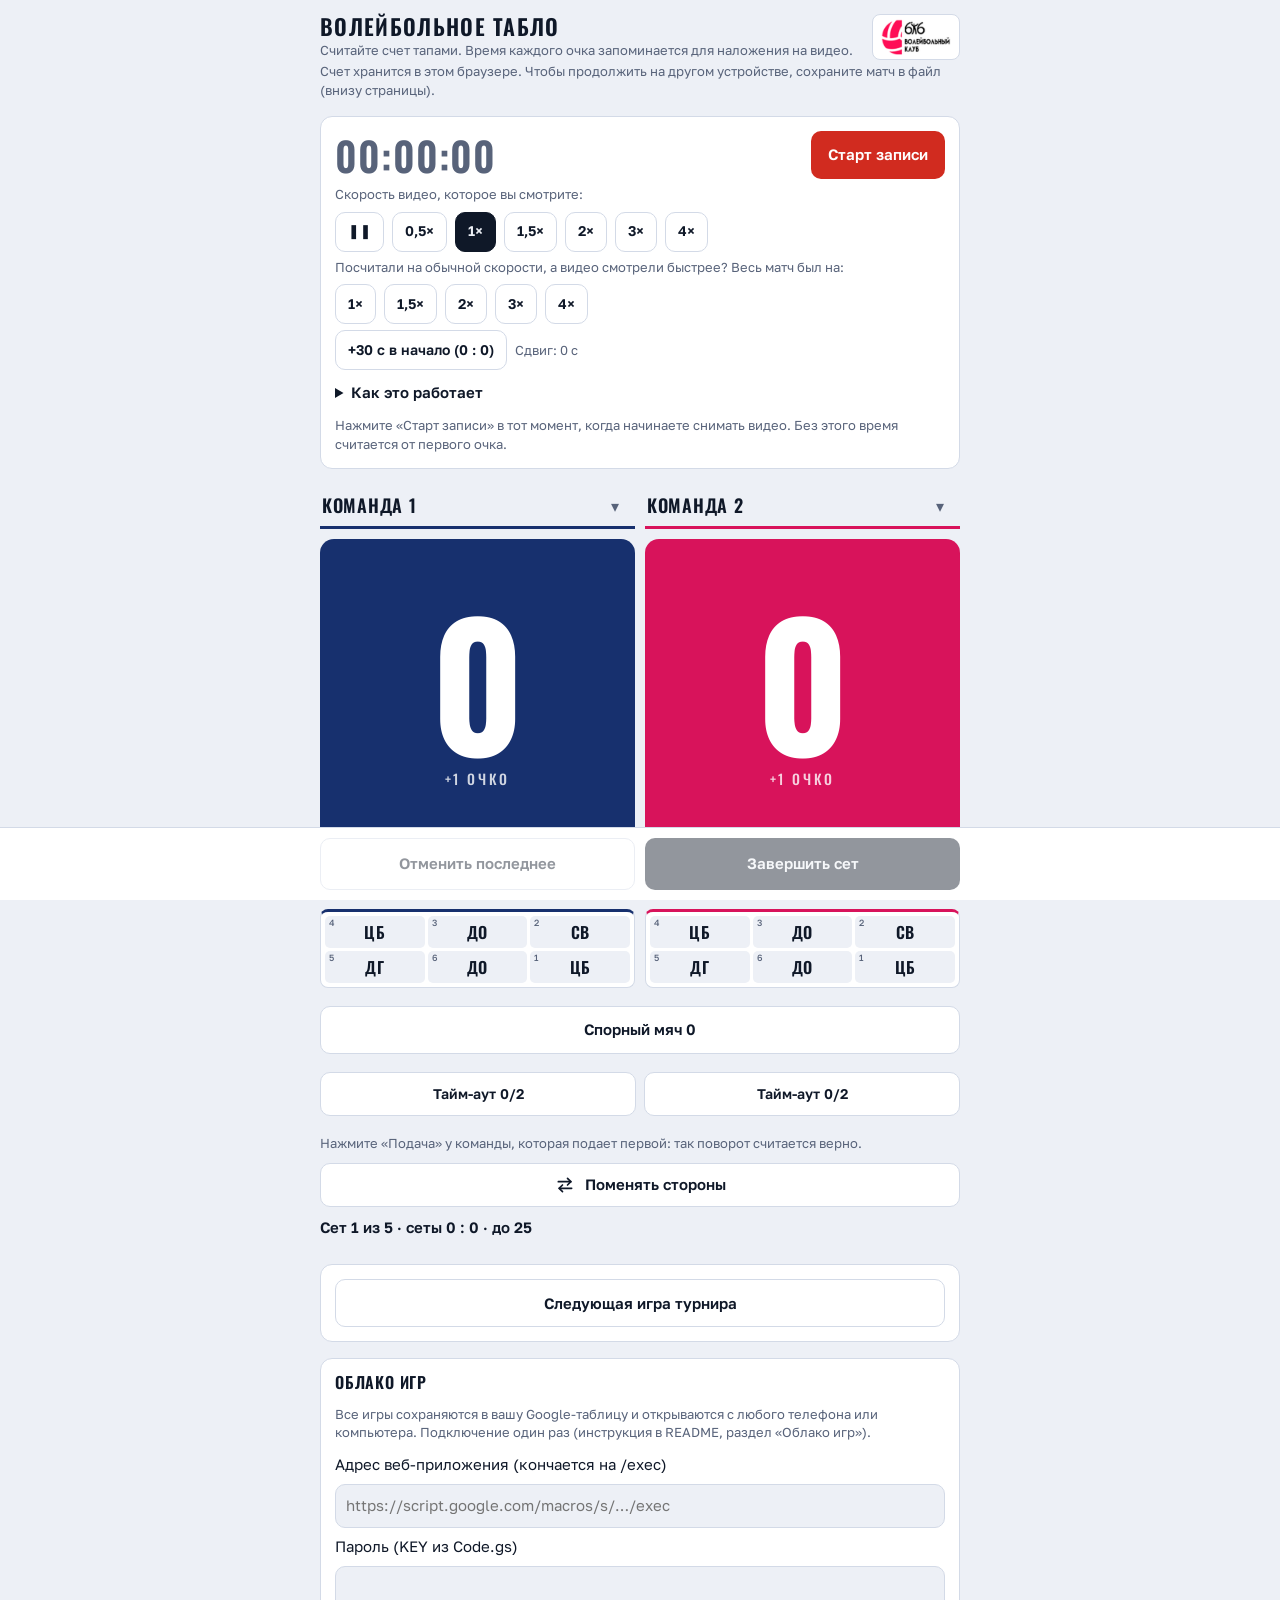
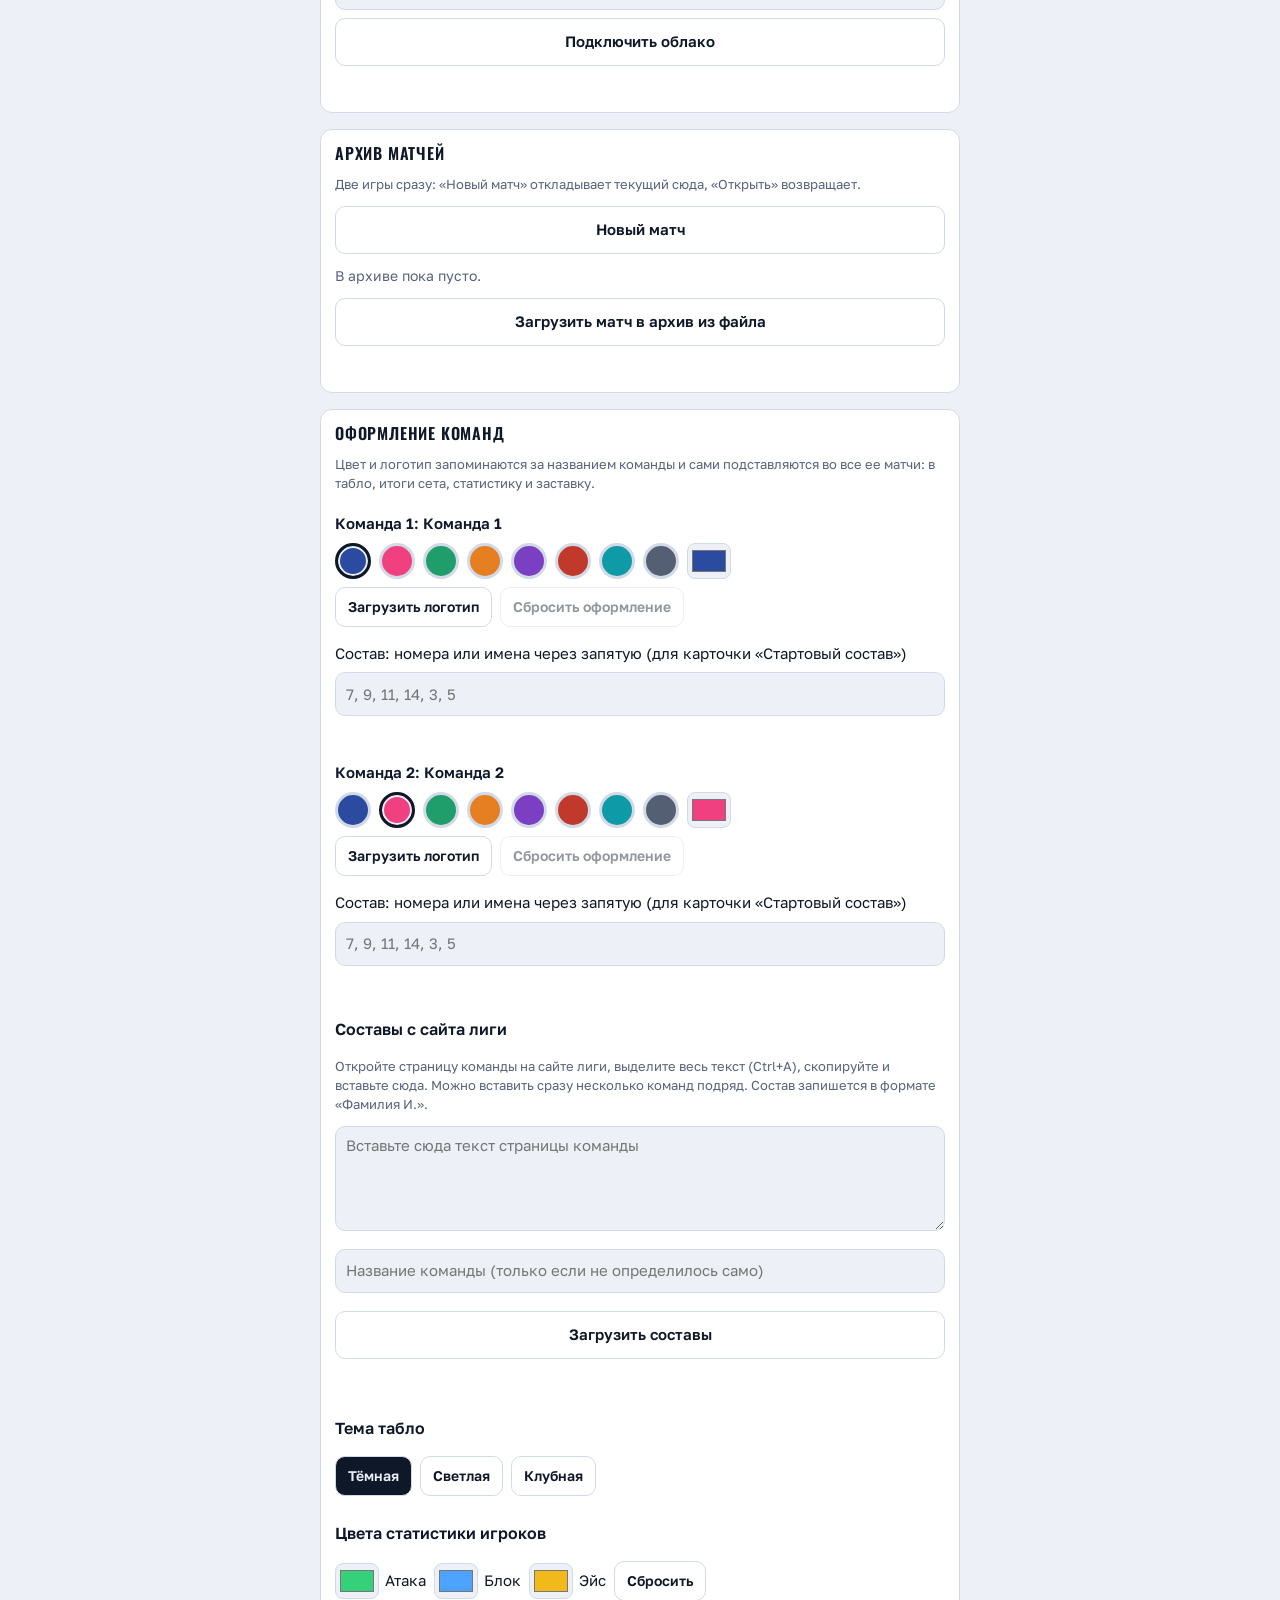
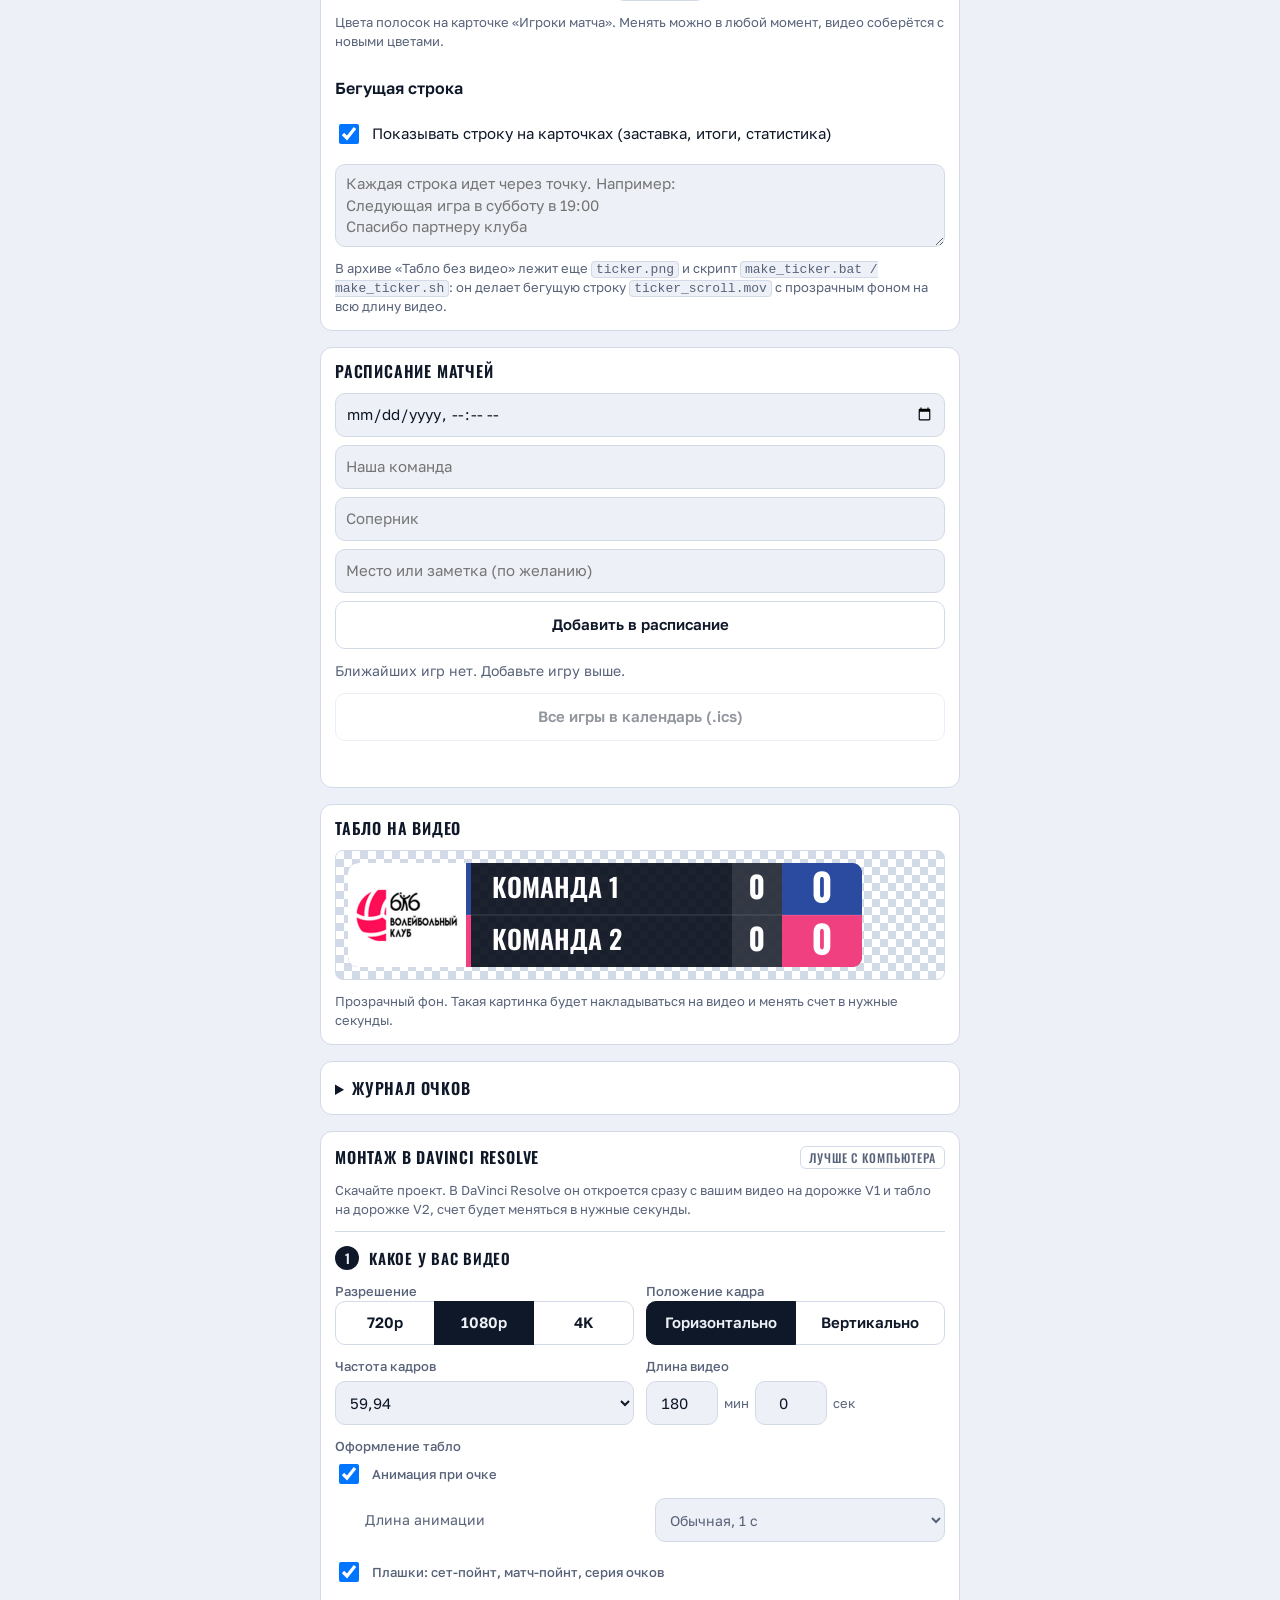
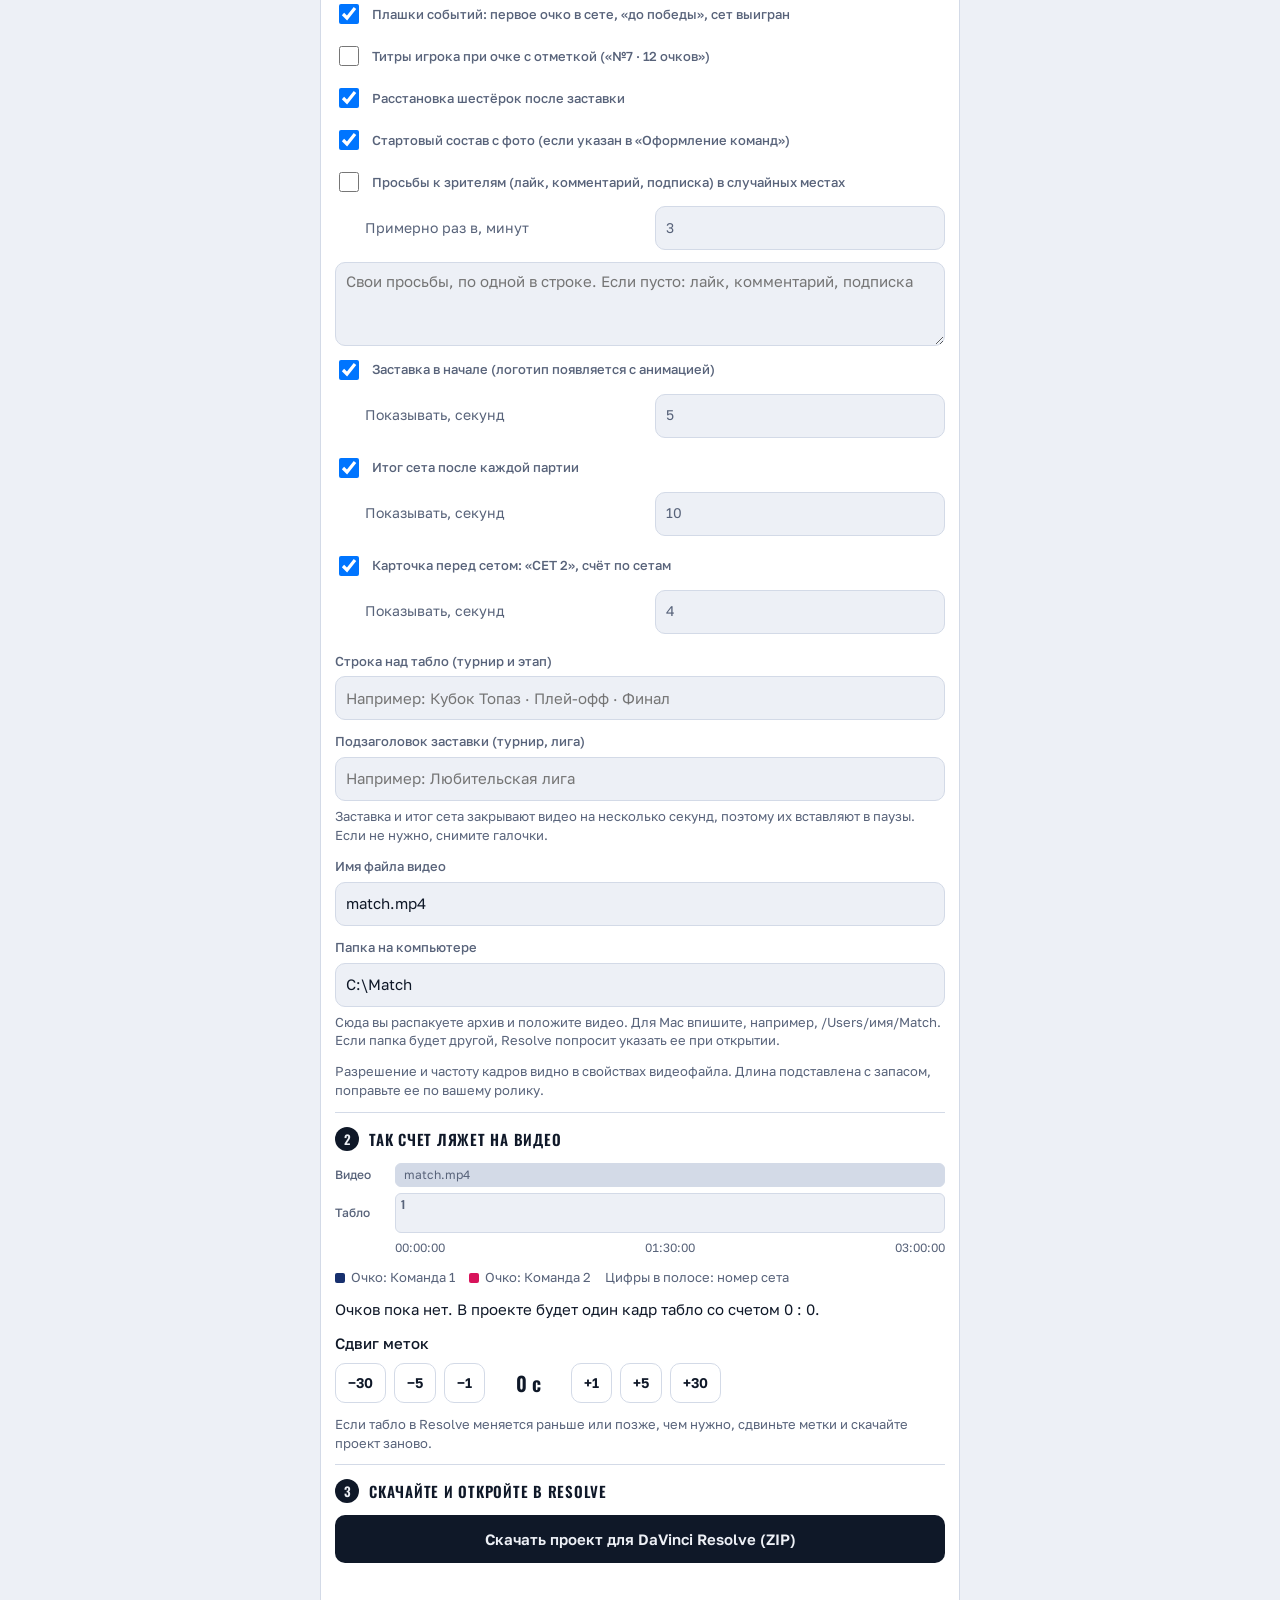
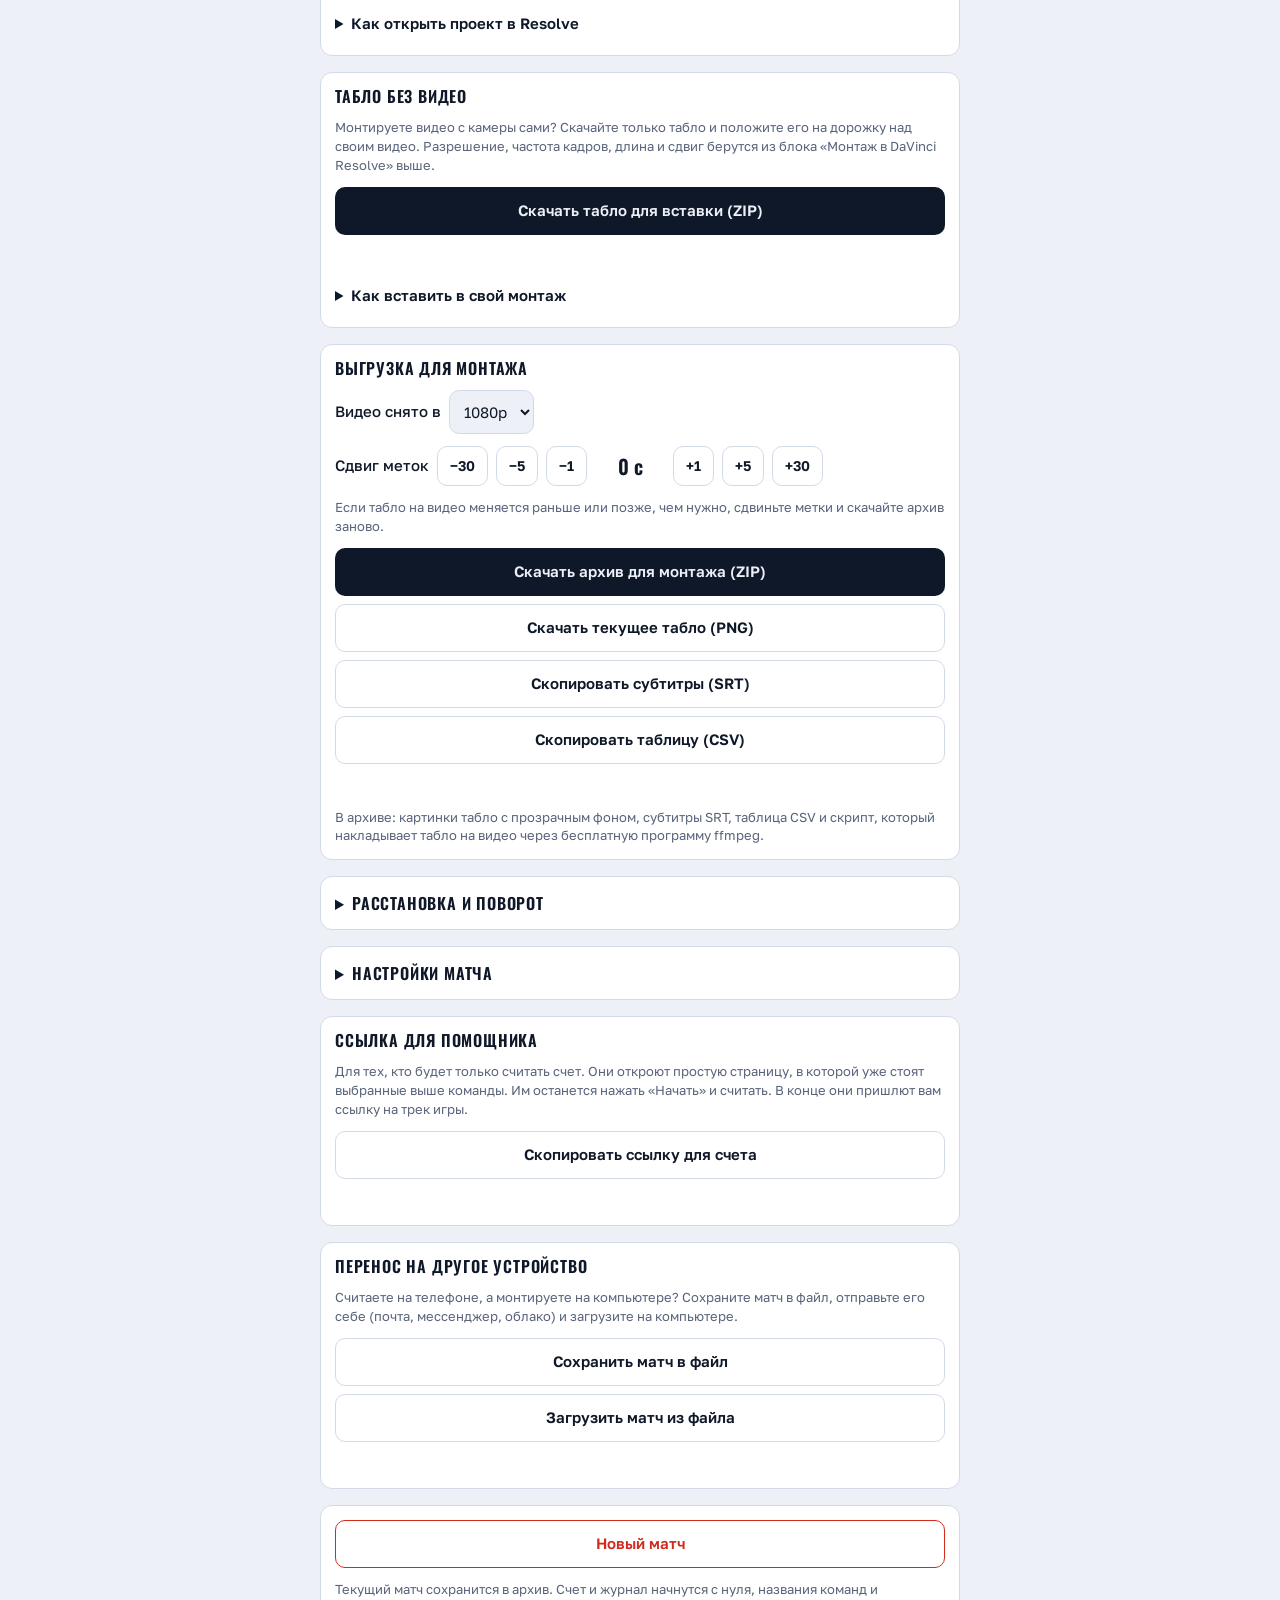
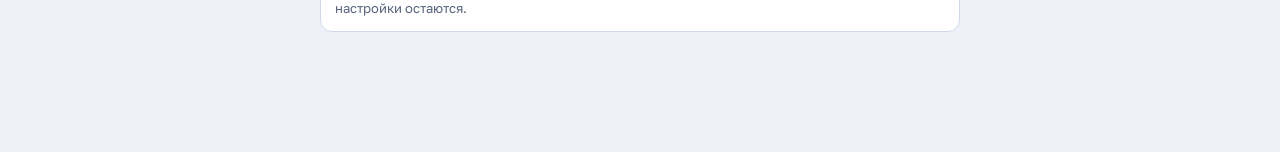
<file: index.html>
<!doctype html>
<html lang="ru">
<head>
<meta charset="utf-8">
<meta name="viewport" content="width=device-width,initial-scale=1,viewport-fit=cover">
<meta name="theme-color" content="#EDF0F6" media="(prefers-color-scheme: light)">
<meta name="theme-color" content="#0A111F" media="(prefers-color-scheme: dark)">
<meta name="description" content="Счет волейбольного матча по тапам с метками времени и табло для наложения на видео">
<link rel="manifest" href="manifest.webmanifest">
<link rel="icon" type="image/png" href="icons/icon-192.png">
<link rel="apple-touch-icon" href="icons/apple-touch-icon.png">
<title>Волейбольное табло</title>
<link rel="stylesheet" href="fonts/fonts.css">
<style>
/* Базовые стили страницы */
:root{color-scheme:light;padding-top:env(safe-area-inset-top,0px)}
html{-webkit-text-size-adjust:100%}
body{margin:0}
img{max-width:100%}
[hidden]{display:none!important}
/* Layout: one-handed phone console. Video clock on top, two giant tap tiles (tap = point), sticky Undo / End set bar, export below. */
:root{
  --bg:#EDF0F6; --surface:#FFFFFF; --ink:#0F1828; --muted:#58637A; --line:#D3DAE7;
  --a:#17306E; --b:#D8135B; --on-team:#FFFFFF;
  --rec:#D12B1F; --ball:#E9B800; --ok:#16794A;
  --f-display:'Oswald','Arial Narrow',Impact,sans-serif;
  --f-body:'Golos Text',system-ui,-apple-system,'Segoe UI',Roboto,sans-serif;
}
@media (prefers-color-scheme: dark){
  :root:not([data-theme="light"]){
    --bg:#0A111F; --surface:#131C2E; --ink:#EDF1F8; --muted:#97A3BA; --line:#26324B;
    --a:#3A5BBE; --b:#F0407F; --rec:#FF5B4D; --ball:#F6D32D; --ok:#4CC38A;
    color-scheme:dark;
  }
}
:root[data-theme="dark"]{
  --bg:#0A111F; --surface:#131C2E; --ink:#EDF1F8; --muted:#97A3BA; --line:#26324B;
  --a:#3A5BBE; --b:#F0407F; --rec:#FF5B4D; --ball:#F6D32D; --ok:#4CC38A;
  color-scheme:dark;
}
*{box-sizing:border-box}
body{background:var(--bg);color:var(--ink);font-family:var(--f-body);font-size:15px;line-height:1.45;padding-inline:16px;padding-block:14px 120px;-webkit-tap-highlight-color:transparent}
.wrap{max-width:640px;margin-inline:auto;display:flex;flex-direction:column;gap:16px}
h1{font:600 22px/1.1 var(--f-display);letter-spacing:.06em;text-transform:uppercase;margin:0}
h2{font:600 16px/1.2 var(--f-display);letter-spacing:.05em;text-transform:uppercase;margin:0}
p{margin:0}
.muted{color:var(--muted)}
.sr-only{position:absolute;width:1px;height:1px;overflow:hidden;clip:rect(0 0 0 0);white-space:nowrap}
button,input,select,textarea{font:inherit;color:inherit}
:focus-visible{outline:3px solid var(--a);outline-offset:2px}

.top{display:flex;flex-direction:column;gap:2px}
.top p{color:var(--muted);font-size:13px}
.brand{display:flex;align-items:center;justify-content:space-between;gap:12px}
.brand-text{min-width:0;display:flex;flex-direction:column;gap:2px}
.logo{flex:none;height:46px;width:auto;background:#fff;border-radius:8px;padding:4px 8px;border:1px solid var(--line)}

.card{background:var(--surface);border:1px solid var(--line);border-radius:12px;padding:14px;display:flex;flex-direction:column;gap:12px;min-width:0}

.clock{display:grid;grid-template-columns:1fr auto;gap:6px 12px;align-items:center}
.clock-main{display:flex;align-items:center;gap:10px;min-width:0}
.clock-time{font:600 clamp(26px,8vw,40px)/1 var(--f-display);white-space:nowrap;font-variant-numeric:tabular-nums;letter-spacing:.03em}
.clock-time.idle{color:var(--muted)}
.rec{width:12px;height:12px;border-radius:50%;background:var(--rec);flex:none;animation:pulse 1.4s ease-in-out infinite}
@keyframes pulse{50%{opacity:.25}}
.clock > .row,.clock > .how{grid-column:1 / -1}
.clock-hint{grid-column:1 / -1;font-size:13px;color:var(--muted)}

.btn{min-height:48px;border-radius:10px;border:1px solid var(--line);background:var(--surface);color:var(--ink);font-weight:600;padding:0 16px;cursor:pointer}
.btn:active{filter:brightness(.92)}
.btn[disabled]{opacity:.45;cursor:default}
.btn.primary{background:var(--ink);color:var(--bg);border-color:transparent}
.btn.recbtn{background:var(--rec);color:#fff;border-color:transparent}
.btn.small{min-height:40px;padding:0 12px;font-size:14px}
.btn[aria-pressed=true]{background:var(--ink);color:var(--bg)}
.btn.danger{color:var(--rec);border-color:var(--rec)}

.names,.tiles,.serves,.courts{display:grid;grid-template-columns:1fr 1fr;gap:10px}
.name{width:100%;min-width:0;min-height:44px;border:0;border-bottom:3px solid;background:transparent;font:600 18px var(--f-display);letter-spacing:.04em;text-transform:uppercase;padding:4px 2px;border-radius:0}

.nw{position:relative;min-width:0}
.nw .name{padding-right:40px}
.nd{position:absolute;right:0;top:0;width:40px;height:44px;border:0;background:transparent;color:var(--muted);font-size:16px;cursor:pointer}
.nl{position:absolute;left:0;right:0;top:100%;z-index:20;margin-top:4px;max-height:280px;overflow:auto;background:var(--surface);border:1px solid var(--line);border-radius:10px;box-shadow:0 8px 24px rgba(0,0,0,.25);padding:4px;display:none}
.nl.open{display:block}
.nl .it{display:flex;align-items:center}
.nl .it button{border:0;background:transparent;color:var(--ink);text-align:left;font:600 15px var(--f-display);letter-spacing:.03em;text-transform:uppercase;min-height:44px;padding:0 10px;border-radius:8px;cursor:pointer;flex:1;min-width:0;overflow:hidden;text-overflow:ellipsis;white-space:nowrap}
.nl .it button:active,.nl .it button:hover{background:var(--bg)}
.nl .it .x{flex:none;width:44px;text-align:center;color:var(--muted);text-transform:none}
.nl .add{width:100%;border:0;border-top:1px solid var(--line);background:transparent;color:var(--muted);min-height:44px;font:500 14px var(--f-body,inherit);cursor:pointer;border-radius:0}

[hidden]{display:none !important}
.arch{display:flex;flex-direction:column;gap:8px}
.ai{display:flex;align-items:center;gap:8px;border:1px solid var(--line);border-radius:10px;padding:6px 6px 6px 12px;min-width:0}
.ai .t{flex:1;min-width:0}
.ai .t b{display:block;font:600 15px var(--f-display);letter-spacing:.03em;text-transform:uppercase;overflow:hidden;text-overflow:ellipsis;white-space:nowrap}
.ai .t span{display:block;font-size:13px;color:var(--muted);overflow-wrap:anywhere}
.ai .btn{min-height:44px;padding:0 12px;flex:none}
.arch-empty{font-size:14px;color:var(--muted)}
.spd .btn[aria-pressed="true"]{background:var(--ink);color:var(--bg);border-color:var(--ink)}
.name.a{border-color:var(--a)}
.name.b{border-color:var(--b)}

.tile{position:relative;border:0;border-radius:14px;min-height:clamp(180px,34vh,320px);color:var(--on-team);cursor:pointer;display:flex;flex-direction:column;align-items:center;justify-content:center;gap:4px;user-select:none;-webkit-user-select:none;touch-action:manipulation}
.tile.a{background:var(--a)}
.tile.b{background:var(--b)}
.tile:active{filter:brightness(.88)}
.num{font:700 clamp(80px,30vw,170px)/1 var(--f-display);font-variant-numeric:tabular-nums;transition:transform .12s}
.num.bump{transform:scale(1.1)}
.plus{font:500 14px var(--f-display);letter-spacing:.2em;opacity:.8}

.serve{min-height:44px;border-radius:10px;border:1px solid var(--line);background:var(--surface);display:flex;align-items:center;justify-content:center;gap:8px;font-weight:500;cursor:pointer}
.serve i{width:14px;height:14px;border-radius:50%;border:2px solid var(--muted)}
.serve[aria-pressed="true"]{border-color:var(--ball)}
.serve[aria-pressed="true"] i{background:var(--ball);border-color:var(--ball)}
.ctl{display:flex;gap:6px;min-width:0}
.ctl .serve{flex:1;min-width:0;padding:0 6px;gap:6px}
.serve span{white-space:nowrap}
.minus{flex:none;min-width:50px;min-height:44px;border-radius:10px;border:2px solid var(--line);background:var(--surface);font:600 20px/1 var(--f-display);cursor:pointer;touch-action:manipulation}
.minus.a{border-color:var(--a)}
.minus.b{border-color:var(--b)}
.minus:active{filter:brightness(.9)}
.minus:disabled{opacity:.35;cursor:default}
.swap{display:flex;align-items:center;justify-content:center;gap:10px;min-height:44px}
.swap svg{width:20px;height:20px;flex:none}
.swapped #wrapA,.swapped .tiles > :first-child,.swapped .serves > :first-child,.swapped .courts > :first-child{order:2}
.courts{align-items:start}
.an-row{border-top:1px solid var(--line);padding:10px 0;display:grid;grid-template-columns:1fr auto;gap:2px 10px}
.an-t{font-weight:600}.an-v{font:700 20px var(--f-display);text-align:right}.an-s{grid-column:1/3;font-size:13px;color:var(--muted)}
.an-pace{display:grid;grid-template-columns:130px 1fr 50px;align-items:center;gap:8px;font-size:13px;padding:3px 0}
.an-pace i{display:block;height:10px;border-radius:5px;background:var(--a)}.an-pace b{text-align:right}
.stl{display:flex;flex-direction:column;gap:8px;margin:8px 0 12px}
.sw-row{display:flex;flex-wrap:wrap;gap:8px;align-items:center}
.sw{width:36px;height:36px;border-radius:50%;border:3px solid var(--line);cursor:pointer;padding:0}
.sw[aria-pressed=true]{border-color:var(--ink);box-shadow:0 0 0 2px var(--bg) inset}
.sw-row input[type=color]{width:44px;height:36px;border:1px solid var(--line);border-radius:8px;padding:2px;background:var(--bg)}
.stimg{width:44px;height:44px;object-fit:contain;border-radius:8px;background:#fff;border:1px solid var(--line)}
.sched-form{display:flex;flex-direction:column;gap:8px}
.tmrow{display:grid;grid-template-columns:1fr 1fr;gap:8px;margin:8px 0}
.tmo{min-height:44px;font-size:14px;padding:0 8px}
.tmo:disabled{opacity:.45}
.court{display:grid;grid-template-columns:repeat(3,1fr);gap:3px;padding:4px;border:1px solid var(--line);border-top:3px solid var(--line);border-radius:8px;background:var(--surface);min-width:0}
.court.a{border-top-color:var(--a)}
.court.b{border-top-color:var(--b)}
.cell{position:relative;display:flex;align-items:center;justify-content:center;min-height:32px;border-radius:5px;background:var(--bg);font:600 16px/1 var(--f-display);letter-spacing:.04em;text-transform:uppercase}
.cell b{position:absolute;left:4px;top:2px;font:500 9px/1 var(--f-body);color:var(--muted);letter-spacing:0}
.cell.srv{background:var(--ball);color:#0F1828}
.cell.srv b{color:#0F1828;opacity:.7}
.hint{font-size:13px;color:var(--muted)}
.lu-grid{display:grid;grid-template-columns:repeat(auto-fit,minmax(250px,1fr));gap:18px}
.lu-team{display:flex;flex-direction:column;gap:10px;min-width:0}
.lu-team h3{margin:0;padding-bottom:4px;border-bottom:3px solid var(--line);font:600 15px/1.2 var(--f-display);letter-spacing:.05em;text-transform:uppercase}
.lu-team.a h3{border-color:var(--a)}
.lu-team.b h3{border-color:var(--b)}
.lu-court{display:grid;grid-template-columns:repeat(3,1fr);gap:6px}
.zsel{display:flex;flex-direction:column;gap:2px;font-size:12px;color:var(--muted);min-width:0}
.zsel select{width:100%;text-transform:uppercase}

.status{font-weight:600}
.chips{display:flex;flex-wrap:wrap;gap:6px}
.chip{font:500 15px var(--f-display);letter-spacing:.04em;font-variant-numeric:tabular-nums;border:1px solid var(--line);border-radius:6px;padding:2px 8px;background:var(--surface)}
.banner{display:flex;align-items:center;justify-content:space-between;gap:12px;flex-wrap:wrap;border:2px solid var(--ok);border-radius:12px;padding:12px 14px;background:var(--surface)}
.banner strong{font:600 18px var(--f-display);letter-spacing:.04em}

.checker{border-radius:8px;overflow-x:auto;padding:12px;background-color:var(--surface);background-image:conic-gradient(var(--line) 25%,transparent 0 50%,var(--line) 0 75%,transparent 0);background-size:16px 16px;border:1px solid var(--line)}
.checker canvas{display:block;max-width:100%}

details.card>summary{cursor:pointer;font:600 16px var(--f-display);letter-spacing:.05em;text-transform:uppercase;list-style-position:inside;min-height:24px}
.log-scroll{max-height:420px;overflow:auto;border:1px solid var(--line);border-radius:8px}
table{border-collapse:collapse;width:100%;font-variant-numeric:tabular-nums}
th,td{text-align:left;padding:6px 10px;border-bottom:1px solid var(--line);font-size:14px}
th{position:sticky;top:0;background:var(--surface);color:var(--muted);font-weight:500}

.row{display:flex;flex-wrap:wrap;gap:8px;align-items:center}
.row label{font-weight:500}
.field{min-height:44px;border:1px solid var(--line);border-radius:10px;background:var(--bg);padding:0 10px;min-width:0}
.offset-val{font:600 20px var(--f-display);min-width:70px;text-align:center;font-variant-numeric:tabular-nums}
.btns{display:grid;grid-template-columns:1fr;gap:8px}
.note{font-size:13px;color:var(--muted)}
#msg{min-height:20px;font-size:14px;font-weight:500}
#fallback{width:100%;min-height:90px;border:1px solid var(--line);border-radius:8px;background:var(--bg);padding:8px;font:12px/1.4 ui-monospace,Menlo,Consolas,monospace}

.bar{position:fixed;left:0;right:0;bottom:0;background:var(--surface);border-top:1px solid var(--line);padding:10px 16px calc(10px + env(safe-area-inset-bottom,0px));z-index:5}
.bar-in{max-width:640px;margin-inline:auto;display:flex;gap:10px}
.bar .btn{flex:1;min-height:52px}

.tag{font:500 12px var(--f-display);letter-spacing:.08em;text-transform:uppercase;border:1px solid var(--line);border-radius:6px;padding:2px 8px;color:var(--muted);white-space:nowrap}
.rs-head{display:flex;align-items:center;justify-content:space-between;gap:10px;flex-wrap:wrap}
.rs-step{display:flex;flex-direction:column;gap:12px;padding-top:14px;border-top:1px solid var(--line)}
.rs-step h3{margin:0;display:flex;align-items:center;gap:10px;font:600 15px/1.2 var(--f-display);letter-spacing:.05em;text-transform:uppercase}
.rs-n{display:inline-grid;place-items:center;flex:none;width:24px;height:24px;border-radius:50%;background:var(--ink);color:var(--bg);font:600 13px var(--f-display);letter-spacing:0}
.sub-row{display:flex;align-items:center;justify-content:space-between;gap:12px;margin:0 0 6px 30px;font-size:14px;color:var(--muted)}
.sub-row label{flex:1;min-width:0}
.sub-row .field{width:150px;max-width:50%;flex:none;min-width:0}
.chk{display:flex;align-items:center;gap:10px;min-height:36px;font-size:15px;cursor:pointer}
.chk input{width:20px;height:20px;flex:none}
.rs-grid{display:grid;grid-template-columns:repeat(auto-fit,minmax(240px,1fr));gap:12px}
.fld{display:flex;flex-direction:column;gap:6px;min-width:0;border:0;padding:0;margin:0}
.fld.wide{grid-column:1 / -1}
.fld > label,.fld > legend{font-size:13px;color:var(--muted);font-weight:500;padding:0}
.fld .field{width:100%}
.seg{display:flex}
.seg label{flex:1;min-width:0;position:relative}
.seg input{position:absolute;opacity:0;inset:0;width:100%;height:100%;margin:0;cursor:pointer}
.seg span{white-space:nowrap;display:flex;align-items:center;justify-content:center;min-height:44px;border:1px solid var(--line);margin-left:-1px;font-weight:600;background:var(--surface);padding:0 6px;text-align:center}
.seg label:first-child span{margin-left:0;border-radius:10px 0 0 10px}
.seg label:last-child span{border-radius:0 10px 10px 0}
.seg input:checked + span{background:var(--ink);color:var(--bg);border-color:var(--ink);position:relative;z-index:1}
.seg input:focus-visible + span{outline:3px solid var(--a);outline-offset:2px;position:relative;z-index:2}
.len{display:flex;align-items:center;gap:6px}
.len .field{width:72px;text-align:center;font-variant-numeric:tabular-nums}
.len span{color:var(--muted);font-size:13px}
.tl{display:flex;flex-direction:column;gap:6px}
.tl-row{display:grid;grid-template-columns:52px minmax(0,1fr);gap:8px;align-items:center}
.tl-lab{font-size:12px;color:var(--muted);font-weight:500}
.tl-track{position:relative;height:40px;border-radius:6px;overflow:hidden;background:var(--bg);border:1px solid var(--line)}
.tl-track.vid{height:24px;background:var(--line);display:flex;align-items:center;padding-inline:8px;font-size:12px;color:var(--muted);white-space:nowrap}
.band{position:absolute;top:0;bottom:0}
.band.alt{background:var(--line);opacity:.55}
.band span{position:absolute;left:5px;top:2px;font:600 11px var(--f-display);color:var(--muted)}
.tick{position:absolute;top:8px;bottom:4px;width:3px;margin-left:-1px;border-radius:2px}
.tl-ruler{display:grid;grid-template-columns:52px minmax(0,1fr);gap:8px}
.tl-ruler div{display:flex;justify-content:space-between;font-size:12px;color:var(--muted);font-variant-numeric:tabular-nums}
.legend{display:flex;flex-wrap:wrap;gap:6px 14px;font-size:13px;color:var(--muted)}
.legend i{display:inline-block;width:10px;height:10px;border-radius:2px;margin-right:6px;vertical-align:-1px}
.warn{color:var(--rec);font-weight:600;font-size:14px}
.how summary{cursor:pointer;font-weight:600;padding-block:6px}
.how ol{margin:6px 0 0;padding-left:20px;display:flex;flex-direction:column;gap:6px}
.how li{padding-left:2px}
code{font:13px ui-monospace,Menlo,Consolas,monospace;background:var(--bg);border:1px solid var(--line);border-radius:4px;padding:0 4px}

@media (prefers-reduced-motion:reduce){.rec{animation:none}.num{transition:none}}
</style>
</head>
<body>
<main class="wrap">
  <header class="top">
    <div class="brand">
      <div class="brand-text">
        <h1>Волейбольное табло</h1>
        <p>Считайте счет тапами. Время каждого очка запоминается для наложения на видео.</p>
      </div>
      <img class="logo" id="logo" alt="Логотип клуба 6х6" hidden>
    </div>
    <p id="syncNote"></p>
  </header>

  <section class="card clock" aria-label="Таймер видео">
    <div class="clock-main">
      <span class="rec" id="recDot" hidden></span>
      <output id="clockOut" class="clock-time idle">00:00:00</output>
    </div>
    <button id="clockBtn" class="btn recbtn" type="button">Старт записи</button>
    <div class="row spd" id="spdRow" role="group" aria-label="Скорость просмотра видео">
      <span class="note" style="flex-basis:100%">Скорость видео, которое вы смотрите:</span>
      <button class="btn small" type="button" data-sp="0" aria-label="Пауза">&#10074;&#10074;</button>
      <button class="btn small" type="button" data-sp="0.5">0,5×</button>
      <button class="btn small" type="button" data-sp="1">1×</button>
      <button class="btn small" type="button" data-sp="1.5">1,5×</button>
      <button class="btn small" type="button" data-sp="2">2×</button>
      <button class="btn small" type="button" data-sp="3">3×</button>
      <button class="btn small" type="button" data-sp="4">4×</button>
    </div>
    <div class="row" id="allSpdRow" role="group" aria-label="Исправить скорость всего матча">
      <span class="note" style="flex-basis:100%">Посчитали на обычной скорости, а видео смотрели быстрее? Весь матч был на:</span>
      <button class="btn small" type="button" data-all="1">1×</button>
      <button class="btn small" type="button" data-all="1.5">1,5×</button>
      <button class="btn small" type="button" data-all="2">2×</button>
      <button class="btn small" type="button" data-all="3">3×</button>
      <button class="btn small" type="button" data-all="4">4×</button>
    </div>
    <div class="row">
      <button class="btn small" id="preBtn" type="button">+30 с в начало (0 : 0)</button>
      <span class="note">Сдвиг: <output class="js-off">0 с</output></span>
    </div>
    <details class="how">
      <summary>Как это работает</summary>
      <p class="note"><b>Скорость видео.</b> Пересматриваете запись в ускорении? Выберите скорость плеера до «Старт записи» и меняйте ее вместе с плеером. «Пауза» нажмите, когда остановили видео. Табло запоминает время по самому видео, поэтому на обычной скорости все совпадет.</p>
      <p class="note"><b>+30 с в начало.</b> Включили камеру раньше, чем нажали «Старт записи»? Добавьте запас: табло покажет 0 : 0 первые 30 секунд, и все очки сдвинутся на столько же. Нажмите несколько раз, чтобы добавить больше.</p>
    </details>
    <p class="clock-hint" id="clockHint">Нажмите «Старт записи» в тот момент, когда начинаете снимать видео.</p>
  </section>

  <section id="scoreSec" aria-label="Счет" style="display:flex;flex-direction:column;gap:10px">
    <div class="names">
      <div class="nw" id="wrapA">
        <label class="sr-only" for="nameA">Название первой команды</label>
        <input id="nameA" class="name a" maxlength="24" autocomplete="off" spellcheck="false">
        <button class="nd" id="ddA" type="button" aria-label="Выбрать нашу команду из списка" aria-expanded="false">&#9662;</button>
        <div class="nl" id="listA" role="listbox"></div>
      </div>
      <div class="nw" id="wrapB">
        <label class="sr-only" for="nameB">Название второй команды</label>
        <input id="nameB" class="name b" maxlength="24" autocomplete="off" spellcheck="false">
        <button class="nd" id="ddB" type="button" aria-label="Выбрать команду соперников из списка" aria-expanded="false">&#9662;</button>
        <div class="nl" id="listB" role="listbox"></div>
      </div>
    </div>
    <div class="tiles">
      <button class="tile a" id="tileA" type="button"><span class="num" id="scoreA">0</span><span class="plus">+1 ОЧКО</span></button>
      <button class="tile b" id="tileB" type="button"><span class="num" id="scoreB">0</span><span class="plus">+1 ОЧКО</span></button>
    </div>
    <div class="serves">
      <div class="ctl">
        <button class="serve" id="srvA" type="button" aria-pressed="false"><i></i><span id="srvAt">Подача</span></button>
        <button class="minus a" id="minA" type="button">−1</button>
      </div>
      <div class="ctl">
        <button class="serve" id="srvB" type="button" aria-pressed="false"><i></i><span id="srvBt">Подача</span></button>
        <button class="minus b" id="minB" type="button">−1</button>
      </div>
    </div>
    <div class="courts">
      <div class="court a" id="courtA" role="img"></div>
      <div class="court b" id="courtB" role="img"></div>
    </div>
    <button class="btn" id="disBtn" type="button" style="width:100%;margin-top:8px">Спорный мяч <b id="disN">0</b></button>
    <div class="tmrow">
      <button class="btn tmo" id="tmoA" type="button">Тайм-аут <b id="tmnA">0/2</b></button>
      <button class="btn tmo" id="tmoB" type="button">Тайм-аут <b id="tmnB">0/2</b></button>
    </div>
    <p class="hint" id="serveHint" hidden>Нажмите «Подача» у команды, которая подает первой: так поворот считается верно.</p>
    <button class="btn swap" id="swapBtn" type="button">
      <svg viewBox="0 0 24 24" fill="none" stroke="currentColor" stroke-width="2" stroke-linecap="round" stroke-linejoin="round" aria-hidden="true"><path d="M4 8h15"/><path d="M15 4l4 4-4 4"/><path d="M20 16H5"/><path d="M9 12l-4 4 4 4"/></svg>
      Поменять стороны
    </button>
    <p class="status" id="status"></p>
    <div class="chips" id="chips"></div>
    <div class="banner" id="banner" hidden>
      <strong id="bannerText"></strong>
      <button class="btn primary small" id="bannerBtn" type="button">Завершить сет</button>
      <button class="btn primary small" id="contBtn" type="button" hidden>Играть дальше</button>
    </div>
  </section>

  <section class="card" id="ngCard" aria-label="Турнир: следующая игра">
    <button class="btn" id="ngBtn" type="button">Следующая игра турнира</button>
    <div id="ngPanel" hidden style="display:flex;flex-direction:column;gap:10px">
      <p class="note">Счет и сеты начнутся с нуля, а запись и время продолжатся. Названия на табло сменятся с этого момента, прошлые игры останутся как были.</p>
      <label for="ngTeams">Команды турнира (по желанию, через запятую)</label>
      <input id="ngTeams" class="field" type="text" maxlength="200" placeholder="Например: ПАНТЕОН, МВК, REMIX, Ника" autocomplete="off">
      <label for="ngA">Синяя команда</label>
      <select id="ngA" class="field"></select>
      <input id="ngAt" class="field" type="text" maxlength="24" placeholder="Название команды" autocomplete="off" hidden>
      <label for="ngB">Розовая команда</label>
      <select id="ngB" class="field"></select>
      <input id="ngBt" class="field" type="text" maxlength="24" placeholder="Название команды" autocomplete="off" hidden>
      <div class="btns">
        <button class="btn primary" id="ngGo" type="button" disabled>Начать игру</button>
        <button class="btn" id="ngCancel" type="button">Отмена</button>
      </div>
    </div>
  </section>

  <section class="card" id="cloudCard" aria-label="Облако игр">
    <h2>Облако игр</h2>
    <p class="note">Все игры сохраняются в вашу Google-таблицу и открываются с любого телефона или компьютера. Подключение один раз (инструкция в README, раздел «Облако игр»).</p>
    <div id="cloudSetup" style="display:flex;flex-direction:column;gap:8px">
      <label for="cloudUrl">Адрес веб-приложения (кончается на /exec)</label>
      <input class="field" id="cloudUrl" type="url" inputmode="url" autocomplete="off" placeholder="https://script.google.com/macros/s/…/exec">
      <label for="cloudKey">Пароль (KEY из Code.gs)</label>
      <input class="field" id="cloudKey" type="password" autocomplete="off">
      <button class="btn" id="cloudConnect" type="button">Подключить облако</button>
    </div>
    <div id="cloudOn" style="display:flex;flex-direction:column;gap:8px" hidden>
      <p id="cloudState" style="font-size:14px;font-weight:500"></p>
      <div class="arch" id="cloudList"></div>
      <button class="btn" id="cloudRefresh" type="button">Обновить список</button>
      <button class="btn" id="cloudPushAll" type="button">Отправить в облако текущую игру и архив</button>
      <button class="btn" id="cloudAn" type="button">Взять все игры из облака в аналитику сезона</button>
      <button class="btn" id="cloudLink" type="button">Ссылка для другого устройства</button>
      <input id="cloudLinkBox" class="field" type="text" readonly hidden aria-label="Ссылка для подключения облака">
      <button class="btn" id="cloudOff" type="button">Отключить облако</button>
    </div>
    <p id="msgCloud" role="status" aria-live="polite" style="min-height:20px;font-size:14px;font-weight:500"></p>
  </section>

  <section class="card" id="archCard" aria-label="Архив матчей">
    <h2>Архив матчей</h2>
    <p class="note">Две игры сразу: «Новый матч» откладывает текущий сюда, «Открыть» возвращает.</p>
    <button class="btn" id="newBtn2" type="button">Новый матч</button>
    <div class="arch" id="archList"></div>
    <button class="btn" id="archImport" type="button">Загрузить матч в архив из файла</button>
    <input type="file" id="archFile" accept=".json,application/json" multiple hidden>
        <p id="msgArch" role="status" aria-live="polite" style="min-height:20px;font-size:14px;font-weight:500"></p>
  </section>

  <section class="card" id="styleCard" aria-label="Оформление команд">
    <h2>Оформление команд</h2>
    <p class="note">Цвет и логотип запоминаются за названием команды и сами подставляются во все ее матчи: в табло, итоги сета, статистику и заставку.</p>
    <div class="stl" id="stlA"></div>
    <div class="stl" id="stlB"></div>
    <h3 style="margin:14px 0 4px;font-size:16px">Составы с сайта лиги</h3>
    <p class="note">Откройте страницу команды на сайте лиги, выделите весь текст (Ctrl+A), скопируйте и вставьте сюда. Можно вставить сразу несколько команд подряд. Состав запишется в формате «Фамилия И.».</p>
    <textarea id="impTxt" class="field" rows="4" style="width:100%;padding:8px 10px;min-height:90px" placeholder="Вставьте сюда текст страницы команды"></textarea>
    <input id="impName" class="field" type="text" maxlength="30" autocomplete="off" placeholder="Название команды (только если не определилось само)" style="width:100%;margin-top:6px">
    <button class="btn" id="impBtn" type="button" style="margin-top:6px">Загрузить составы</button>
    <p id="impMsg" role="status" aria-live="polite" style="min-height:20px;font-size:14px;font-weight:500"></p>
    <h3 style="margin:14px 0 4px;font-size:16px">Тема табло</h3>
    <div class="sw-row" id="thRow" role="group" aria-label="Тема табло">
      <button type="button" class="btn small" data-th="dark" aria-pressed="false">Тёмная</button>
      <button type="button" class="btn small" data-th="light" aria-pressed="false">Светлая</button>
      <button type="button" class="btn small" data-th="club" aria-pressed="false">Клубная</button>
    </div>
    <h3 style="margin:14px 0 4px;font-size:16px">Цвета статистики игроков</h3>
    <div class="sw-row" id="hcRow">
      <label class="chk" style="gap:6px"><input type="color" id="hcAtk" aria-label="Цвет атаки"><span>Атака</span></label>
      <label class="chk" style="gap:6px"><input type="color" id="hcBlk" aria-label="Цвет блока"><span>Блок</span></label>
      <label class="chk" style="gap:6px"><input type="color" id="hcAce" aria-label="Цвет эйса"><span>Эйс</span></label>
      <button type="button" class="btn small" id="hcReset">Сбросить</button>
    </div>
    <p class="note">Цвета полосок на карточке «Игроки матча». Менять можно в любой момент, видео соберётся с новыми цветами.</p>
    <h3 style="margin:14px 0 4px;font-size:16px">Бегущая строка</h3>
    <label class="chk"><input type="checkbox" id="tkOn"><span>Показывать строку на карточках (заставка, итоги, статистика)</span></label>
    <textarea id="tkText" class="field" rows="3" maxlength="600" style="width:100%;padding:8px 10px;min-height:76px" placeholder="Каждая строка идет через точку. Например:&#10;Следующая игра в субботу в 19:00&#10;Спасибо партнеру клуба"></textarea>
    <p class="note">В архиве «Табло без видео» лежит еще <code>ticker.png</code> и скрипт <code>make_ticker.bat / make_ticker.sh</code>: он делает бегущую строку <code>ticker_scroll.mov</code> с прозрачным фоном на всю длину видео.</p>
  </section>

  <section class="card" id="schedCard" aria-label="Расписание матчей">
    <h2>Расписание матчей</h2>
    <p class="note" id="schedSoon" hidden></p>
    <div class="sched-form">
      <input class="field" id="scAt" type="datetime-local" aria-label="Дата и время">
      <input class="field" id="scA" list="scTeams" maxlength="24" placeholder="Наша команда" autocomplete="off">
      <input class="field" id="scB" list="scTeams" maxlength="24" placeholder="Соперник" autocomplete="off">
      <input class="field" id="scNote" maxlength="60" placeholder="Место или заметка (по желанию)" autocomplete="off">
      <datalist id="scTeams"></datalist>
      <button class="btn" id="scAdd" type="button">Добавить в расписание</button>
    </div>
    <div class="arch" id="scList"></div>
    <button class="btn" id="scIcsAll" type="button">Все игры в календарь (.ics)</button>
    <details id="schPastBox" class="note" style="margin:6px 0">
      <summary style="cursor:pointer;font-weight:600;min-height:44px;display:flex;align-items:center">Прошедшие игры и явка</summary>
      <div id="scPast" class="arch"></div>
      <div id="scAtt"></div>
    </details>
    <p id="msgSched" role="status" aria-live="polite" style="min-height:20px;font-size:14px;font-weight:500"></p>
  </section>

  <section class="card" id="statCard" aria-label="Статистика матча" hidden>
    <h2>Статистика матча</h2>
    <canvas id="statCv" style="width:100%;height:auto;border-radius:12px;display:block" role="img" aria-label="Статистика матча"></canvas>
    <p class="note">Серии, отрывы, очки на своей подаче и в приеме, тайм-ауты, смены лидера. Картинку можно выложить в соцсети; в видео она сама появляется после итога матча.</p>
    <button class="btn" id="statBtn" type="button">Скачать статистику (PNG)</button>
  </section>

  <section class="card" id="anCard" aria-label="Аналитика сезона" hidden>
    <h2>Аналитика сезона</h2>
    <label for="anTeam" class="note">Команда</label>
    <select id="anTeam" class="field" style="width:100%"></select>
    <div id="anOut"></div>
    <p class="note" id="anNote"></p>
    <p class="note">Данные берутся из текущей игры и архива матчей; при подключенном облаке можно добавить все игры оттуда (кнопка в карточке «Облако игр»).</p>
  </section>

  <section class="card" id="plCard" aria-label="Игроки матча" hidden>
    <h2>Игроки матча</h2>
    <canvas id="plCv" style="width:100%;height:auto;border-radius:12px;display:block" role="img" aria-label="Игроки матча"></canvas>
    <p class="note">Данные приходят из простой страницы: в ней можно указать состав и после очка отметить, кто забил и как. MVP считается по очкам.</p>
    <button class="btn" id="plBtn" type="button">Скачать игроков (PNG)</button>
  </section>

  <section class="card">
    <h2>Табло на видео</h2>
    <div class="checker"><canvas id="board" role="img" aria-label="Табло с текущим счетом"></canvas></div>
    <p class="note">Прозрачный фон. Такая картинка будет накладываться на видео и менять счет в нужные секунды.</p>
  </section>

  <details class="card" id="logBox">
    <summary>Журнал очков <span class="muted" id="logCount"></span></summary>
    <div class="log-scroll" style="margin-top:12px">
      <table>
        <thead><tr><th>Время видео</th><th>Счет</th><th>Событие</th><th>Кто забил</th><th></th></tr></thead>
        <tbody id="logBody"></tbody>
      </table>
    </div>
  </details>

  <section class="card" aria-label="Монтаж в DaVinci Resolve">
    <div class="rs-head">
      <h2>Монтаж в DaVinci Resolve</h2>
      <span class="tag">лучше с компьютера</span>
    </div>
    <p class="note">Скачайте проект. В DaVinci Resolve он откроется сразу с вашим видео на дорожке V1 и табло на дорожке V2, счет будет меняться в нужные секунды.</p>

    <div class="rs-step">
      <h3><span class="rs-n">1</span>Какое у вас видео</h3>
      <div class="rs-grid">
        <fieldset class="fld"><legend>Разрешение</legend>
          <div class="seg">
            <label><input type="radio" name="rq" value="720"><span>720p</span></label>
            <label><input type="radio" name="rq" value="1080"><span>1080p</span></label>
            <label><input type="radio" name="rq" value="4k"><span>4K</span></label>
          </div>
        </fieldset>
        <fieldset class="fld"><legend>Положение кадра</legend>
          <div class="seg">
            <label><input type="radio" name="ro" value="h"><span>Горизонтально</span></label>
            <label><input type="radio" name="ro" value="v"><span>Вертикально</span></label>
          </div>
        </fieldset>
        <div class="fld"><label for="rsFps">Частота кадров</label>
          <select id="rsFps" class="field">
            <option value="23.976">23,976</option><option value="24">24</option><option value="25">25</option>
            <option value="29.97">29,97</option><option value="30">30</option><option value="50">50</option>
            <option value="59.94">59,94</option><option value="60">60</option>
          </select>
        </div>
        <div class="fld"><label for="rsMin">Длина видео</label>
          <div class="len">
            <input id="rsMin" class="field" type="number" inputmode="numeric" min="0" max="600"><span>мин</span>
            <input id="rsSec" class="field" type="number" inputmode="numeric" min="0" max="59"><span>сек</span>
          </div>
        </div>
        <fieldset class="fld wide"><legend>Оформление табло</legend>
          <label class="chk"><input type="checkbox" id="rsAnim"><span>Анимация при очке</span></label>
          <div class="sub-row"><label for="rsAnimN">Длина анимации</label>
            <select id="rsAnimN" class="field"><option value="3">Короткая, 0,6 с</option><option value="5">Обычная, 1 с</option><option value="8">Длинная, 1,6 с</option></select></div>
          <label class="chk"><input type="checkbox" id="rsBadges"><span>Плашки: сет-пойнт, матч-пойнт, серия очков</span></label>
          <label class="chk"><input type="checkbox" id="rsFx"><span>Плашки событий: первое очко в сете, «до победы», сет выигран</span></label>
          <label class="chk"><input type="checkbox" id="rsPlt"><span>Титры игрока при очке с отметкой («№7 · 12 очков»)</span></label>
          <label class="chk"><input type="checkbox" id="rsLn"><span>Расстановка шестёрок после заставки</span></label>
          <label class="chk"><input type="checkbox" id="rsRos"><span>Стартовый состав с фото (если указан в «Оформление команд»)</span></label>
          <label class="chk"><input type="checkbox" id="rsCta"><span>Просьбы к зрителям (лайк, комментарий, подписка) в случайных местах</span></label>
          <div class="sub-row"><label for="rsCtaMin">Примерно раз в, минут</label><input id="rsCtaMin" class="field" type="number" inputmode="numeric" min="1" max="30"></div>
          <textarea id="rsCtaText" class="field" rows="3" maxlength="400" style="width:100%;padding:8px 10px;min-height:70px" placeholder="Свои просьбы, по одной в строке. Если пусто: лайк, комментарий, подписка"></textarea>
          <label class="chk"><input type="checkbox" id="rsIntro"><span>Заставка в начале (логотип появляется с анимацией)</span></label>
          <div class="sub-row"><label for="rsIntroSec">Показывать, секунд</label><input id="rsIntroSec" class="field" type="number" inputmode="numeric" min="2" max="15"></div>
          <label class="chk"><input type="checkbox" id="rsSum"><span>Итог сета после каждой партии</span></label>
          <div class="sub-row"><label for="rsSumSec">Показывать, секунд</label><input id="rsSumSec" class="field" type="number" inputmode="numeric" min="3" max="30"></div>
          <label class="chk"><input type="checkbox" id="rsSetCard"><span>Карточка перед сетом: «СЕТ 2», счёт по сетам</span></label>
          <div class="sub-row"><label for="rsSetCardSec">Показывать, секунд</label><input id="rsSetCardSec" class="field" type="number" inputmode="numeric" min="2" max="15"></div>
          <label for="rsStrip" style="margin-top:6px">Строка над табло (турнир и этап)</label>
          <input id="rsStrip" class="field" type="text" maxlength="80" autocomplete="off" placeholder="Например: Кубок Топаз · Плей-офф · Финал">
          <label for="rsSub" style="margin-top:6px">Подзаголовок заставки (турнир, лига)</label>
          <input id="rsSub" class="field" type="text" maxlength="80" autocomplete="off" placeholder="Например: Любительская лига">
          <p class="note">Заставка и итог сета закрывают видео на несколько секунд, поэтому их вставляют в паузы. Если не нужно, снимите галочки.</p>
        </fieldset>
        <div class="fld wide"><label for="rsFile">Имя файла видео</label>
          <input id="rsFile" class="field" type="text" autocomplete="off" spellcheck="false" placeholder="match.mp4">
        </div>
        <div class="fld wide"><label for="rsDir">Папка на компьютере</label>
          <input id="rsDir" class="field" type="text" autocomplete="off" spellcheck="false" placeholder="C:\Match">
          <p class="note">Сюда вы распакуете архив и положите видео. Для Mac впишите, например, /Users/имя/Match. Если папка будет другой, Resolve попросит указать ее при открытии.</p>
        </div>
      </div>
      <p class="note">Разрешение и частоту кадров видно в свойствах видеофайла. Длина подставлена с запасом, поправьте ее по вашему ролику.</p>
    </div>

    <div class="rs-step">
      <h3><span class="rs-n">2</span>Так счет ляжет на видео</h3>
      <div class="tl" id="tl" role="img" aria-label="Таймлайн">
        <div class="tl-row"><span class="tl-lab">Видео</span><div class="tl-track vid"><span id="tlFile"></span></div></div>
        <div class="tl-row"><span class="tl-lab">Табло</span><div class="tl-track" id="tlMarks"></div></div>
        <div class="tl-ruler"><span></span><div><span>00:00:00</span><span id="tlMid"></span><span id="tlEnd"></span></div></div>
      </div>
      <div class="legend" aria-hidden="true">
        <span><i style="background:var(--a)"></i><span id="lgA"></span></span>
        <span><i style="background:var(--b)"></i><span id="lgB"></span></span>
        <span>Цифры в полосе: номер сета</span>
      </div>
      <p id="tlSum"></p>
      <p class="warn" id="tlWarn" hidden></p>
      <div class="row">
        <label style="flex-basis:100%">Сдвиг меток</label>
        <button class="btn small" type="button" data-off="-30" aria-label="Раньше на 30 секунд">−30</button>
        <button class="btn small" type="button" data-off="-5" aria-label="Раньше на 5 секунд">−5</button>
        <button class="btn small" type="button" data-off="-1" aria-label="Раньше на 1 секунду">−1</button>
        <output class="offset-val js-off">0 с</output>
        <button class="btn small" type="button" data-off="1" aria-label="Позже на 1 секунду">+1</button>
        <button class="btn small" type="button" data-off="5" aria-label="Позже на 5 секунд">+5</button>
        <button class="btn small" type="button" data-off="30" aria-label="Позже на 30 секунд">+30</button>
      </div>
      <p class="note">Если табло в Resolve меняется раньше или позже, чем нужно, сдвиньте метки и скачайте проект заново.</p>
    </div>

    <div class="rs-step">
      <h3><span class="rs-n">3</span>Скачайте и откройте в Resolve</h3>
      <button class="btn primary" id="rsBtn" type="button">Скачать проект для DaVinci Resolve (ZIP)</button>
      <p id="msgRs" role="status" aria-live="polite" style="min-height:20px;font-size:14px;font-weight:500"></p>
      <details class="how">
        <summary>Как открыть проект в Resolve</summary>
        <ol>
          <li>Распакуйте архив в папку, которую указали выше, и положите туда видео.</li>
          <li>В DaVinci Resolve откройте проект и выберите <code>Файл → Импорт → Таймлайн</code> (File → Import → Timeline).</li>
          <li>Укажите файл <code>match_resolve.fcpxml</code> и нажмите OK.</li>
          <li>Откроется готовый таймлайн: видео на V1, табло на V2. Если клипы стали красными, нажмите на них правой кнопкой и выберите <code>Relink Selected Clips</code>, затем укажите папку с архивом.</li>
        </ol>
      </details>
    </div>
  </section>

  <section class="card" aria-label="Табло без видео" id="trkCard">
    <h2>Табло без видео</h2>
    <p class="note">Монтируете видео с камеры сами? Скачайте только табло и положите его на дорожку над своим видео. Разрешение, частота кадров, длина и сдвиг берутся из блока «Монтаж в DaVinci Resolve» выше.</p>
    <button class="btn primary" id="trkBtn" type="button">Скачать табло для вставки (ZIP)</button>
    <p id="msgTrk" role="status" aria-live="polite" style="min-height:20px;font-size:14px;font-weight:500"></p>
    <details class="how">
      <summary>Как вставить в свой монтаж</summary>
      <ol>
        <li><b>Один файл на любом редакторе.</b> Распакуйте архив и запустите <code>make_overlay_video.bat</code> (Windows) или в терминале <code>sh make_overlay_video.sh</code> (Mac). Нужен бесплатный ffmpeg. Получится <code>tablo_overlay.mov</code>: прозрачное табло на всю запись. Положите его на дорожку над видео так, чтобы он начинался там, где началась съемка (где вы нажали «Старт записи»).</li>
        <li><b>DaVinci Resolve без ffmpeg.</b> Выберите <code>Файл → Импорт → Таймлайн</code> и укажите <code>tablo_overlay.fcpxml</code>. Появится отдельный таймлайн только с табло. Перетащите его из медиапула на дорожку V2 вашего монтажа в точку начала записи.</li>
        <li><b>Вручную.</b> В <code>clips.csv</code> для каждой картинки в <code>frames</code> указаны начало и длительность. Это нужно, если редактор не принимает первые два способа.</li>
      </ol>
    </details>
  </section>

  <section class="card" aria-label="Выгрузка для монтажа">
    <h2>Выгрузка для монтажа</h2>
    <div class="row">
      <label for="res">Видео снято в</label>
      <select id="res" class="field">
        <option value="0.667">720p</option>
        <option value="1" selected>1080p</option>
        <option value="2">4K</option>
      </select>
    </div>
    <div class="row">
      <label>Сдвиг меток</label>
      <button class="btn small" type="button" data-off="-30" aria-label="Раньше на 30 секунд">−30</button>
        <button class="btn small" type="button" data-off="-5" aria-label="Раньше на 5 секунд">−5</button>
      <button class="btn small" type="button" data-off="-1" aria-label="Раньше на 1 секунду">−1</button>
      <output class="offset-val js-off">0 с</output>
      <button class="btn small" type="button" data-off="1" aria-label="Позже на 1 секунду">+1</button>
      <button class="btn small" type="button" data-off="5" aria-label="Позже на 5 секунд">+5</button>
        <button class="btn small" type="button" data-off="30" aria-label="Позже на 30 секунд">+30</button>
    </div>
    <p class="note">Если табло на видео меняется раньше или позже, чем нужно, сдвиньте метки и скачайте архив заново.</p>
    <div class="btns">
      <button class="btn primary" id="zipBtn" type="button">Скачать архив для монтажа (ZIP)</button>
      <button class="btn" id="pngBtn" type="button">Скачать текущее табло (PNG)</button>
      <button class="btn" id="srtBtn" type="button">Скопировать субтитры (SRT)</button>
      <button class="btn" id="csvBtn" type="button">Скопировать таблицу (CSV)</button>
    </div>
    <p id="msg" role="status" aria-live="polite"></p>
    <textarea id="fallback" readonly hidden aria-label="Текст для копирования"></textarea>
    <p class="note">В архиве: картинки табло с прозрачным фоном, субтитры SRT, таблица CSV и скрипт, который накладывает табло на видео через бесплатную программу ffmpeg.</p>
  </section>

  <details class="card" id="luBox">
    <summary>Расстановка и поворот</summary>
    <div id="luEditor" class="lu-grid" style="margin-top:12px"></div>
    <p class="note">Схема показывает команду с подающим игроком в зоне 1 (он подсвечен). Стандартная расстановка: связующий (св) в зоне 2, диагональ (дг) в зоне 5, центральные блокирующие (цб) в зонах 1 и 4, доигровщики (до) в зонах 3 и 6. Поворот происходит сам, когда команда выигрывает подачу. Когда вы отмечаете, кто подает первым, эта команда получает стандартную расстановку, а вторая на один поворот вперед (если вы не задали расстановку вручную). Расстановку меняйте перед началом сета или если ошиблись. Кнопки поворота помогают, если смену подачи пропустили.</p>
  </details>

  <details class="card">
    <summary>Настройки матча</summary>
    <div class="row" style="margin-top:12px">
      <label for="bestOf">Играем</label>
      <select id="bestOf" class="field">
        <option value="1">1 сет</option>
        <option value="3">до 2 побед (3 сета)</option>
        <option value="5">до 3 побед (5 сетов)</option>
        <option value="0">Без ограничения (товарищеский)</option>
      </select>
    </div>
    <div class="row">
      <label for="setPts">Очков в сете</label>
      <input id="setPts" class="field" type="number" inputmode="numeric" min="5" max="50" style="width:90px">
      <label for="decPts">в решающем</label>
      <input id="decPts" class="field" type="number" inputmode="numeric" min="5" max="50" style="width:90px">
    </div>
    <p class="note">Сет считается законченным, когда набрано нужное число очков с разницей в 2. Подсказка появится сама, а завершаете сет вы кнопкой.</p>
  </details>

  <section class="card" aria-label="Ссылка для того, кто считает">
    <h2>Ссылка для помощника</h2>
    <p class="note">Для тех, кто будет только считать счет. Они откроют простую страницу, в которой уже стоят выбранные выше команды. Им останется нажать «Начать» и считать. В конце они пришлют вам ссылку на трек игры.</p>
    <button class="btn" id="helperBtn" type="button">Скопировать ссылку для счета</button>
    <input id="helperLink" class="field" type="text" readonly hidden aria-label="Ссылка для помощника">
    <p id="msgHelper" role="status" aria-live="polite" style="min-height:20px;font-size:14px;font-weight:500"></p>
  </section>

  <section class="card" aria-label="Перенос матча">
    <h2>Перенос на другое устройство</h2>
    <p class="note">Считаете на телефоне, а монтируете на компьютере? Сохраните матч в файл, отправьте его себе (почта, мессенджер, облако) и загрузите на компьютере.</p>
    <div class="btns">
      <button class="btn" id="saveMatchBtn" type="button">Сохранить матч в файл</button>
      <button class="btn" id="loadMatchBtn" type="button">Загрузить матч из файла</button>
    </div>
    <input type="file" id="loadMatchInput" accept=".json,application/json" hidden>
    <div id="matchAsk" class="row" hidden>
      <p id="matchAskText" style="flex-basis:100%"></p>
      <button class="btn small danger" id="matchYes" type="button">Заменить</button>
      <button class="btn small" id="matchNo" type="button">Отмена</button>
    </div>
    <p id="msgMatch" role="status" aria-live="polite" style="min-height:20px;font-size:14px;font-weight:500"></p>
  </section>

  <section class="card">
    <button class="btn danger" id="newBtn" type="button">Новый матч</button>
    <p class="note">Текущий матч сохранится в архив. Счет и журнал начнутся с нуля, названия команд и настройки остаются.</p>
  </section>
</main>

<div class="bar">
  <div class="bar-in">
    <button class="btn" id="undoBtn" type="button">Отменить последнее</button>
    <button class="btn primary" id="endBtn" type="button">Завершить сет</button>
  </div>
</div>

<script src="vendor/jszip.min.js"></script>
<script>
(function(){
  var $ = function(id){ return document.getElementById(id); };
  var KEY = 'volley-board-v1';
  var DEF = {teams:[{name:'Команда 1'},{name:'Команда 2'}], cfg:{bestOf:5,setPts:25,decPts:15}, startedAt:null, events:[], offset:0, res:1, updatedAt:0, rs:{v:2,q:'1080',o:'h',fps:'59.94',len:10800,file:'match.mp4',dir:'C:\\Match',anim:true,animN:5,badges:true,fx:true,plt:false,lnCard:true,rosCard:true,cta:false,ctaMin:3,ctaText:'',setCard:true,strip:'',intro:true,introSec:5,sum:true,sumSec:10,sub:''}};
  var TEAM_COL = ['#2B4BA0','#F0407F'];
  var FONT = 'Oswald, "Arial Narrow", sans-serif';
  var LOGO_URI = '[data-uri]';
  var LOGO = {img:new Image(), ok:false};
  var logoReady = new Promise(function(res){
    LOGO.img.onload = function(){ LOGO.ok = true; var el = document.getElementById('logo'); el.src = LOGO_URI; el.hidden = false; res(); render(); };
    LOGO.img.onerror = function(){ res(); };
  });
  LOGO.img.src = LOGO_URI;

  function load(){
    var d = JSON.parse(JSON.stringify(DEF));
    try{
      var r = localStorage.getItem(KEY);
      if(r){
        var o = JSON.parse(r);
        if(o.teams && o.teams.length===2) d.teams = o.teams;
        if(o.cfg) Object.assign(d.cfg, o.cfg);
        if(Array.isArray(o.events)) d.events = o.events;
        if(typeof o.startedAt==='number') d.startedAt = o.startedAt;
        if(typeof o.offset==='number') d.offset = o.offset;
        if(typeof o.res==='number') d.res = o.res;
        if(typeof o.updatedAt==='number') d.updatedAt = o.updatedAt;
        if(o.rs && typeof o.rs==='object'){
          Object.assign(d.rs, o.rs);
          if(o.rs.v!==2){ if(o.rs.fps==='30') d.rs.fps='59.94'; if(!(o.rs.len>0)) d.rs.len=10800; d.rs.v=2; }
        }
      }
    }catch(e){}
    return d;
  }
  var S = load();
  function save(){
    S.updatedAt = Date.now();
    try{ localStorage.setItem(KEY, JSON.stringify(S)); }catch(e){}
    schedulePush();
  }

  /* ---------- game logic ---------- */
  var ROLES = ['св','дг','цб','до'];
  var DEF_LU = ['цб','св','до','цб','дг','до'];   // зоны 1..6: цб, св, до, цб, дг, до
  var ZORDER = [4,3,2,5,6,1];                      // порядок клеток на схеме: передняя линия сверху
  function rotLu(lu,d){ return d>0 ? [lu[1],lu[2],lu[3],lu[4],lu[5],lu[0]] : [lu[5],lu[0],lu[1],lu[2],lu[3],lu[4]]; }
  function blank(){ return {names:null,done:[],cur:[0,0],won:[0,0],serve:null,swap:false,streak:null,tmo:[0,0],toNow:null,fx:null,fx2:[],pc:{},pts:[],mx:[0,0],cb:[false,false],custom:[false,false],lu:[DEF_LU.slice(),DEF_LU.slice()],start:[DEF_LU.slice(),DEF_LU.slice()]}; }
  function apply(st,e){
    if(e.k!=='x' && e.k!=='d' && e.k!=='q'){ st.toNow = null; st.fx = null; st.fx2 = []; }
    if(e.k==='t'){ st.tmo[e.team]++; st.toNow = {team:e.team, n:st.tmo[e.team]}; }
    else if(e.k==='p'){
      if(st.serve!==null && st.serve!==e.team) st.lu[e.team] = rotLu(st.lu[e.team],1);
      st.cur[e.team]++; st.serve = e.team;
      st.streak = (st.streak && st.streak.team===e.team) ? {team:e.team,n:st.streak.n+1} : {team:e.team,n:1};
      st.pts.push(e.team);
      st.mx[0] = Math.max(st.mx[0], st.cur[1]-st.cur[0]); st.mx[1] = Math.max(st.mx[1], st.cur[0]-st.cur[1]);
      if(!st.cb[e.team] && st.mx[e.team]>=5 && st.cur[e.team]>=st.cur[1-e.team]){ st.cb[e.team] = true; st.fx2.push({k:'cb', team:e.team, n:st.mx[e.team]}); }
      if(st.cur[0]+st.cur[1]===1) st.fx = {k:'first', team:e.team};
      else if(isSetOver(st)){ var wt = st.cur[0]>st.cur[1] ? 0 : 1; st.fx = {k:'win', team:wt, mt:(S.cfg.bestOf>0 && st.won[wt]+1>=need())}; }
    }
    else if(e.k==='l'){ st.lu[e.team] = e.lu.slice(); if(st.cur[0]===0 && st.cur[1]===0){ st.start[e.team] = e.lu.slice(); st.custom[e.team] = true; } }
    else if(e.k==='r'){ st.lu[e.team] = rotLu(st.lu[e.team], e.d>0 ? 1 : -1); if(st.cur[0]===0 && st.cur[1]===0) st.custom[e.team] = true; }
    else if(e.k==='m'){ if(st.cur[e.team]>0) st.cur[e.team]--; st.streak = null; for(var qi=st.pts.length-1;qi>=0;qi--){ if(st.pts[qi]===e.team){ st.pts.splice(qi,1); break; } } }
    else if(e.k==='d'){
      var dn = 0; if(e.pl){ var dk = e.team+'|'+e.pl; st.pc[dk] = (st.pc[dk]||0)+1; dn = st.pc[dk]; }
      if(e.how==='ace' || e.how==='blk') st.fx2 = st.fx2.concat([{k:e.how, team:e.team, pl:e.pl||'', n:dn}]);
      else if(e.pl && e.how!=='err') st.fx2 = st.fx2.concat([{k:'pl', team:e.team, pl:e.pl, n:dn}]);
    }
    else if(e.k==='s'){ st.swap = !st.swap; }
    else if(e.k==='v'){ st.serve = e.team; if(st.cur[0]===0 && st.cur[1]===0){ [0,1].forEach(function(t){ if(!st.custom[t]){ var d0=DEF_LU.slice(); st.lu[t] = (t===e.team) ? d0 : rotLu(d0,1); st.start[t] = st.lu[t].slice(); } }); } }
    else if(e.k==='g'){
      st.names = [String(e.a||''), String(e.b||'')];
      st.done = []; st.cur = [0,0]; st.won = [0,0]; st.tmo = [0,0]; st.serve = null; st.swap = false; st.streak = null; st.pts = []; st.mx = [0,0]; st.cb = [false,false]; st.pc = {};
      st.lu = [DEF_LU.slice(),DEF_LU.slice()]; st.start = [DEF_LU.slice(),DEF_LU.slice()]; st.custom = [false,false];
    }
    else if(e.k==='e'){
      var a=st.cur[0], b=st.cur[1];
      if(a!==b) st.won[a>b?0:1]++;
      st.done.push([a,b]); st.cur=[0,0]; st.tmo=[0,0]; st.serve=null; st.streak=null; st.pts=[]; st.mx=[0,0]; st.cb=[false,false]; st.lu=[st.start[0].slice(),st.start[1].slice()];
    }
  }
  function replay(ev){ var st=blank(); ev.forEach(function(e){ apply(st,e); }); return st; }
  function snap(st){ return {names:st.names ? st.names.slice() : null, done:st.done.map(function(d){return d.slice();}), cur:st.cur.slice(), won:st.won.slice(), serve:st.serve, swap:st.swap, tmo:st.tmo.slice(), toNow:st.toNow ? {team:st.toNow.team,n:st.toNow.n} : null, lu:st.lu.map(function(l){return l.slice();}), pts:(st.pts||[]).slice()}; }
  function need(){ return S.cfg.bestOf===0 ? Infinity : Math.ceil(S.cfg.bestOf/2); }
  function isMatchOver(st){ return st.won[0]>=need() || st.won[1]>=need(); }
  function targetFor(setNo){ return (S.cfg.bestOf>1 && setNo===S.cfg.bestOf) ? S.cfg.decPts : S.cfg.setPts; }
  function isSetOver(st){
    var a=st.cur[0], b=st.cur[1];
    return Math.max(a,b) >= targetFor(st.done.length+1) && Math.abs(a-b) >= 2;
  }
  function calcBadges(sn){
    var out = [];
    var fxOn = !(S.rs && S.rs.fx===false);
    if(sn.toNow) out.push({k:'to', team:sn.toNow.team, n:sn.toNow.n});
    if(fxOn && sn.fx) out.push({k:sn.fx.k, team:sn.fx.team, mt:!!sn.fx.mt});
    if(fxOn && sn.fx2) sn.fx2.forEach(function(f){ if(f.k!=='pl' || (S.rs && S.rs.plt===true)) out.push({k:f.k, team:f.team, pl:f.pl||'', n:f.n||0}); });
    if(isMatchOver(sn) || isSetOver(sn)) return out;
    var tg = targetFor(sn.done.length+1);
    [0,1].forEach(function(t){
      var c = sn.cur.slice(); c[t]++;
      if(Math.max(c[0],c[1])>=tg && Math.abs(c[0]-c[1])>=2){
        out.push({k: (S.cfg.bestOf>0 && sn.won[t]+1>=need()) ? 'mp' : 'sp', team:t});
      }
    });
    if(fxOn && !out.some(function(b){ return b.k==='sp' || b.k==='mp'; })){
      var ca = sn.cur[0], cb = sn.cur[1], hi = Math.max(ca,cb), lo = Math.min(ca,cb);
      if(ca===cb){ if(ca>=tg-2) out.push({k:'cd', team:-1, n:2}); }
      else if(Math.max(tg-hi, lo+2-hi)===2) out.push({k:'cd', team:ca>cb?0:1, n:2});
    }
    if(sn.streak && sn.streak.n>=4) out.push({k:'run', team:sn.streak.team, n:sn.streak.n});
    return out;
  }
  function view(sn){
    var v = snap(sn);
    v.badges = (S.rs && S.rs.badges===false) ? [] : calcBadges(sn);
    if(isMatchOver(v) && v.cur[0]===0 && v.cur[1]===0 && v.done.length) v.cur = v.done.pop();
    return v;
  }
  function names(){ return S.teams.map(function(t,i){ var n=(t.name||'').trim(); return n || ('Команда '+(i+1)); }); }

  /* ---------- time ---------- */
  function p2(n){ return String(n).padStart(2,'0'); }
  function hms(ms){ var s=Math.max(0,Math.floor(ms/1000)); return p2(Math.floor(s/3600))+':'+p2(Math.floor(s/60)%60)+':'+p2(s%60); }
  function srtTC(ms){ ms=Math.max(0,Math.round(ms)); return hms(ms)+','+String(ms%1000).padStart(3,'0'); }
  function clockTime(w){ var d=new Date(w); return p2(d.getHours())+':'+p2(d.getMinutes())+':'+p2(d.getSeconds()); }
  function eventLabel(e){
    var n=names();
    if(e.k==='p') return 'Очко: '+n[e.team];
    if(e.k==='v') return 'Подача: '+n[e.team];
    if(e.k==='m') return 'Минус очко: '+n[e.team];
    if(e.k==='s') return 'Смена сторон';
    if(e.k==='t') return 'Тайм-аут: '+n[e.team];
    if(e.k==='q') return 'Спорный мяч';
    if(e.k==='d') return 'Кто забил: '+n[e.team]+(e.pl ? ', '+plLabel(e.pl) : '')+(e.how ? ', '+({atk:'атака',blk:'блок',ace:'эйс',err:'ошибка соперника'}[e.how]||'') : '');
    if(e.k==='y') return 'Конец тайм-аута';
    if(e.k==='l') return 'Расстановка: '+n[e.team];
    if(e.k==='r') return 'Поворот '+(e.d>0?'вперед':'назад')+': '+n[e.team];
    if(e.k==='g') return 'Новая игра: '+e.a+' — '+e.b;
    if(e.k==='x') return e.sp===0 ? 'Пауза видео' : 'Скорость видео ×'+String(e.sp).replace('.',',');
    return 'Конец сета';
  }

  function firstScoreWall(){ for(var i=0;i<S.events.length;i++){ if(S.events[i].k!=='x') return S.events[i].wall; } return null; }
  function makeVt(t0){
    var xs = S.events.filter(function(e){ return e.k==='x'; }), sp0 = 1;
    xs.forEach(function(e){ if(e.wall<=t0) sp0 = e.sp; });
    var after = xs.filter(function(e){ return e.wall>t0; });
    return function(w){
      if(w<=t0) return (w-t0)*sp0;
      var cur=t0, sp=sp0, acc=0;
      for(var i=0;i<after.length && after[i].wall<w;i++){ acc += (after[i].wall-cur)*sp; cur = after[i].wall; sp = after[i].sp; }
      return acc + (w-cur)*sp;
    };
  }
  // реальное время матча: учитывает скорость, на которой смотрели запись (события «x»)
  function realClock(){
    var fw = firstScoreWall(), t0 = S.startedAt!==null ? S.startedAt : (fw!==null ? fw : Date.now()), vt = makeVt(t0);
    return function(a, b){ return Math.max(0, vt(b)-vt(a)); };
  }
  function curSpeed(){ for(var i=S.events.length-1;i>=0;i--){ if(S.events[i].k==='x') return S.events[i].sp; } return 1; }
  function buildFrames(){
    var fw = firstScoreWall();
    var t0 = S.startedAt!==null ? S.startedAt : (fw!==null ? fw : Date.now());
    var vt = makeVt(t0);
    var off = S.offset*1000;
    var st = blank();
    for(var gi=0; gi<S.events.length; gi++){ if(S.events[gi].k==='g'){ st.names = [String(S.events[gi].pa||''), String(S.events[gi].pb||'')]; break; } }
    var all = [{t:0, v:view(st), ev:null}];
    var last = 0;
    var pend = null, pendW = 0;
    function expire(){
      st.fx = null; st.fx2 = []; st.toNow = null;
      var sx = {names:st.names, done:st.done, cur:st.cur, won:st.won, serve:st.serve, swap:st.swap, streak:st.streak, tmo:st.tmo, toNow:null, fx:null, fx2:[], pts:st.pts, custom:st.custom, lu:st.lu, start:st.start};
      all.push({t:pend, v:view(sx), ev:{k:'y', wall:pendW}}); last = Math.max(last, pend); pend = null;
    }
    S.events.forEach(function(e){
      var t = Math.max(last, vt(e.wall) + off);
      if(pend!==null && pend<=t) expire();
      apply(st,e);
      t = Math.max(last, t);
      last = t;
      all.push({t:t, v:view(st), ev:e});
      if(e.k==='t'){ pend = t + 30000; pendW = e.wall + 30000; }
      else {
        var tb = (all[all.length-1].v.badges||[]).filter(function(b){ return ['first','win','ace','blk','pl','cb'].indexOf(b.k)>=0; });
        if(tb.length){ var fd = tb.some(function(b){ return b.k==='win' || b.k==='cb'; }) ? 4000 : 3000; pend = t + fd; pendW = e.wall + fd; }
        else if(e.k!=='x' && e.k!=='d' && e.k!=='q') pend = null;
      }
    });
    if(pend!==null) expire();
    var real = all.filter(function(f){
      if(f.ev && (f.ev.k==='x' || f.ev.k==='q')) return false;
      if(f.ev && f.ev.k==='d') return (f.v.badges||[]).some(function(b){ return b.k==='ace' || b.k==='blk' || b.k==='pl'; });
      return true;
    });
    var frames = [];
    for(var i=0;i<real.length;i++){
      var nx = real[i+1];
      if(nx && nx.t - real[i].t < 50) continue;
      frames.push(real[i]);
    }
    return {all:all, frames:frames};
  }

  function caption(v){
    var n=v.names || names();
    var o = v.swap ? [1,0] : [0,1];
    var hist = v.done.map(function(d){ return d[o[0]]+':'+d[o[1]]; }).join(' · ');
    var sv = v.serve===null ? '' : '\nПодает: '+n[v.serve]+', '+v.lu[v.serve][0];
    return n[o[0]]+'  '+v.cur[o[0]]+' : '+v.cur[o[1]]+'  '+n[o[1]]+'\nСет '+(v.done.length+1)+' · сеты '+v.won[o[0]]+':'+v.won[o[1]]+(hist?' · '+hist:'')+sv;
  }
  function srtText(frames){
    return frames.map(function(f,i){
      var end = frames[i+1] ? frames[i+1].t : f.t+3600000;
      return (i+1)+'\n'+srtTC(f.t)+' --> '+srtTC(end)+'\n'+caption(f.v)+'\n';
    }).join('\n');
  }
  function csvText(all){
    var n=names();
    var rows=[['Время видео','Миллисекунды','Событие',n[0],n[1],'Сет','Сеты','На подаче','Время на часах','Команды']];
    all.forEach(function(f){
      var w = f.ev ? clockTime(f.ev.wall) : '';
      rows.push([hms(f.t), Math.round(f.t), f.ev?eventLabel(f.ev):'Начало', f.v.cur[0], f.v.cur[1], f.v.done.length+1, f.v.won[0]+':'+f.v.won[1], f.v.serve===null ? '' : (f.v.names||n)[f.v.serve]+' ('+f.v.lu[f.v.serve][0]+')', w, (f.v.names||n).join(' — ')]);
    });
    return rows.map(function(r){ return r.map(function(c){ c=String(c); return /[;"\n]/.test(c) ? '"'+c.replace(/"/g,'""')+'"' : c; }).join(';'); }).join('\r\n');
  }

  /* ---------- board graphic ---------- */
  function rr(c,x,y,w,h,r){ c.beginPath(); c.moveTo(x+r,y); c.arcTo(x+w,y,x+w,y+h,r); c.arcTo(x+w,y+h,x,y+h,r); c.arcTo(x,y+h,x,y,r); c.arcTo(x,y,x+w,y,r); c.closePath(); }
  var SUM_COL = ['#5B7FE0','#F0407F'];
  var PLATE = [['#4A6FDA','#1F3C88'], ['#FF6B9C','#D8135B']];
  /* ---------- оформление команд и бегущая строка ---------- */
  var STK = 'tablo-style-v1', ST = {teams:{}, ticker:'', tkOn:true, theme:'dark', hc:{}};
  try{ var so = JSON.parse(localStorage.getItem(STK) || 'null'); if(so && typeof so==='object'){ ST.teams = (so.teams && typeof so.teams==='object') ? so.teams : {}; ST.ticker = String(so.ticker||'').slice(0,600); ST.tkOn = so.tkOn!==false; ST.theme = ['dark','light','club'].indexOf(so.theme)>=0 ? so.theme : 'dark'; if(so.hc && typeof so.hc==='object'){ ['atk','blk','ace'].forEach(function(k){ if(/^#[0-9a-fA-F]{6}$/.test(String(so.hc[k]||''))) ST.hc[k] = so.hc[k]; }); } } }catch(e){}
  function stSave(){ try{ localStorage.setItem(STK, JSON.stringify(ST)); }catch(e){} }
  function stKey(n){ return String(n||'').trim().toLowerCase(); }
  function stOf(n){ var k = stKey(n); return k && ST.teams.hasOwnProperty(k) ? ST.teams[k] : null; }
  var DEF_COL = ['#2B4BA0','#F0407F'], DEF_SUM = ['#5B7FE0','#F0407F'], DEF_PLATE = [['#4A6FDA','#1F3C88'], ['#FF6B9C','#D8135B']], LIGHT = ['#5B82E8','#FF7BA8'];
  var DEF_LIGHT = ['#5B82E8','#FF7BA8'], HEX = /^#[0-9a-fA-F]{6}$/;
  function hexRgb(h){ return [parseInt(h.slice(1,3),16), parseInt(h.slice(3,5),16), parseInt(h.slice(5,7),16)]; }
  function mixHex(h, to, k){ var a = hexRgb(h); return '#'+a.map(function(v){ var x = Math.round(v+(to-v)*k); return ('0'+Math.max(0,Math.min(255,x)).toString(16)).slice(-2); }).join(''); }
  function rgbaOf(h, al){ var a = hexRgb(HEX.test(h) ? h : '#5B7FE0'); return 'rgba('+a[0]+','+a[1]+','+a[2]+','+al+')'; }
  function applyStyle(nm){
    [0,1].forEach(function(i){
      var s = nm ? stOf(nm[i]) : null, c = (s && HEX.test(s.c||'')) ? s.c : null;
      if(c){ TEAM_COL[i] = c; SUM_COL[i] = mixHex(c,255,0.18); PLATE[i] = [mixHex(c,255,0.25), mixHex(c,0,0.35)]; LIGHT[i] = mixHex(c,255,0.3); }
      else { TEAM_COL[i] = DEF_COL[i]; SUM_COL[i] = DEF_SUM[i]; PLATE[i] = DEF_PLATE[i].slice(); LIGHT[i] = DEF_LIGHT[i]; }
    });
  }
  var LOGOS = {};
  function logoOf(n){
    var s = stOf(n); if(!s || !s.lg || !/^data:image\/(png|jpeg|webp);base64,/.test(s.lg)) return null;
    var k = stKey(n), o = LOGOS[k];
    if(!o || o.src!==s.lg){ o = {img:new Image(), ok:false, src:s.lg}; LOGOS[k] = o; o.img.onload = function(){ o.ok = true; render(); }; o.img.src = s.lg; }
    return o.ok ? o.img : null;
  }
  function logosReady(){
    return Promise.all([phReady()].concat(Object.keys(ST.teams).map(function(k){
      var s = ST.teams[k]; if(!s || !s.lg) return null;
      var o = LOGOS[k]; if(o && o.src===s.lg && o.ok) return null;
      o = {img:new Image(), ok:false, src:s.lg}; LOGOS[k] = o;
      return new Promise(function(res){ o.img.onload = function(){ o.ok = true; res(); }; o.img.onerror = function(){ res(); }; o.img.src = s.lg; });
    })));
  }
  function tickerText(){ return ST.ticker.split('\n').map(function(t){ return t.trim(); }).filter(Boolean).join('   •   '); }
  function drawTickerBar(c, vw, vh){
    var t = tickerText(); if(!ST.tkOn || !t) return;
    var h = 40, y = vh-h-8, x = 40, w = vw-80;
    c.save(); rr(c, x, y, w, h, 12); c.fillStyle = 'rgba(10,16,30,0.78)'; c.fill(); c.strokeStyle = 'rgba(255,255,255,0.16)'; c.lineWidth = 1.5; c.stroke();
    c.fillStyle = '#F2B91A'; c.fillRect(x+14, y+h/2-8, 4, 16);
    c.fillStyle = '#E4EAFB'; fitText(c, t, 500, 21, 12, w-60); spc(c,1); ctext(c, t, x+w/2+6, y+h/2); spc(c,0); c.restore();
  }
  function drawTickerStrip(cv, W, H){
    var t = tickerText(), hh = Math.max(40, Math.round(H/15)), fs = Math.round(hh*0.46);
    var c0 = document.createElement('canvas').getContext('2d'); c0.font = '500 '+fs+'px '+FONT; try{ c0.letterSpacing = '1px'; }catch(e){}
    var unit = t+'      •      ', uw = c0.measureText(unit).width, n = Math.max(1, Math.ceil(W/uw)), w = Math.round(uw*n+60);
    cv.width = w; cv.height = hh;
    var c = cv.getContext('2d'); c.clearRect(0,0,w,hh);
    rr(c, 0, 4, w, hh-8, 12); c.fillStyle = 'rgba(10,16,30,0.88)'; c.fill();
    c.font = '500 '+fs+'px '+FONT; spc(c,1); c.fillStyle = '#F4F7FF';
    for(var i=0;i<n;i++) ctext(c, unit, 30+i*uw, hh/2, 'left');
    return {w:w, h:hh};
  }
  function capY(c){
    var m = c.measureText('H'), sz = parseFloat((/(\d+(?:\.\d+)?)px/.exec(c.font) || [0,20])[1]);
    return m.actualBoundingBoxAscent || sz*0.7;
  }
  function ctext(c, txt, x, y, align){ c.textAlign = align || 'center'; c.textBaseline = 'alphabetic'; c.fillText(txt, x, y + capY(c)/2); }
  function lgrad(c, x0, y0, x1, y1, a, b){ var g = c.createLinearGradient(x0,y0,x1,y1); g.addColorStop(0,a); g.addColorStop(1,b); return g; }
  function spc(c, px){ try{ c.letterSpacing = px+'px'; }catch(e){} }
  function ochk(n){ var m = n%100, k = n%10; return (m>10 && m<20) ? 'очков' : (k===1 ? 'очко' : (k>=2 && k<=4 ? 'очка' : 'очков')); }
  function badgeText(b, n){
    var nm = String(n[b.team]||'').toUpperCase(); if(nm.length>16) nm = nm.slice(0,15)+'…';
    if(b.k==='ace' || b.k==='blk') return ((b.k==='ace' ? 'Эйс!' : 'Блок!')+' · '+nm+((b.pl && S.rs && S.rs.plt===true) ? ' · '+plLabel(b.pl) : '')).toUpperCase();
    if(b.k==='pl') return (plLabel(b.pl)+' · '+b.n+' '+ochk(b.n)+' · '+nm).toUpperCase();
    if(b.k==='cb') return ('Камбэк · '+nm+' · отыграно '+b.n).toUpperCase();
    if(b.k==='first') return ('Первое очко в сете · '+nm).toUpperCase();
    if(b.k==='win') return ((b.mt ? 'Матч выигран' : 'Сет выигран')+' · '+nm).toUpperCase();
    if(b.k==='cd') return ('До победы в сете: '+b.n+' очка'+(b.team>=0 ? ' · '+nm : '')).toUpperCase();
    return (b.k==='to' ? 'Тайм-аут '+b.n : b.k==='run' ? 'Серия '+b.n+':0' : (b.k==='mp' ? 'Матч-пойнт' : 'Сет-пойнт')).toUpperCase()+' · '+nm;
  }
  var ANIM_N = 5;
  function anv(arr, k, n){ var x = n>1 ? (k-1)/(n-1)*(arr.length-1) : 0, i = Math.floor(x); return i>=arr.length-1 ? arr[arr.length-1] : arr[i]+(arr[i+1]-arr[i])*(x-i); }
  var AN = {flash:[0.6,0.42,0.28,0.16,0.07], scale:[1.34,1.24,1.14,1.07,1.03], ring:[0.95,0.75,0.55,0.35,0.18], grow:[3,6,9,12,15], bub:[1,1,0.9,0.65,0.35], dy:[0,-3,-6,-9,-12]};
  var THEMES = {
    dark:  {bg:'rgba(10,16,30,0.92)', name:'#FFFFFF', dim:'#8C98B2', won:'rgba(255,255,255,0.10)', wonT:'#FFFFFF', line:'rgba(255,255,255,0.14)', serve:'#F6D32D', gold:false, strip:'rgba(10,16,30,0.92)', stripT:'#E4EAFB', bar:'#F2B91A'},
    light: {bg:'rgba(255,255,255,0.96)', name:'#14213D', dim:'#9AA5BD', won:'rgba(20,33,61,0.08)', wonT:'#14213D', line:'rgba(20,33,61,0.16)', serve:'#E0A400', gold:false, strip:'rgba(255,255,255,0.96)', stripT:'#14213D', bar:'#E0A400'},
    club:  {bg:'#0A101E', name:'#FFFFFF', dim:'rgba(255,255,255,0.55)', won:'rgba(0,0,0,0.28)', wonT:'#FFFFFF', line:'rgba(255,255,255,0.18)', serve:'#FFE27A', gold:true, rows:true, strip:'#F2B91A', stripT:'#0A101E', bar:'#0A101E'}
  };
  function themeOf(){ return THEMES[ST.theme] || THEMES.dark; }
  function stripText(){ return String((S.rs && S.rs.strip) || '').trim(); }
  function stripH(){ return stripText() ? 28 : 0; }
  function winAnim(v){ return (v.badges||[]).some(function(b){ return b.k==='win'; }); }
  function animPad(v){ return 16; }
  function star(c, x, y, r){
    c.beginPath();
    for(var i=0;i<10;i++){ var a = -Math.PI/2+i*Math.PI/5, rad = i%2 ? r*0.45 : r; c[i?'lineTo':'moveTo'](x+Math.cos(a)*rad, y+Math.sin(a)*rad); }
    c.closePath();
  }
  function rnd(i){ var x = Math.sin(i*127.1+311.7)*43758.5453; return x-Math.floor(x); }
  function confetti(c, ox, oy, X0, Y0, X1, Y1, t, team){
    var cols = ['#FFE27A','#F2B91A','#FFFFFF', LIGHT[team], TEAM_COL[team], '#FFFFFF'], e = 1-Math.pow(1-t, 2);
    var al = 1-0.6*Math.max(0,(t-0.6)/0.4);
    c.save(); c.globalAlpha = al;
    for(var i=0;i<72;i++){
      var tx = X0+rnd(i*4+1)*(X1-X0), ty = Y0+rnd(i*4+2)*(Y1-Y0);
      var x = ox+(tx-ox)*e, y = oy+(ty-oy)*e + 10*t*t*rnd(i*4+3)*2;
      x = Math.max(X0, Math.min(X1, x)); y = Math.max(Y0, Math.min(Y1, y));
      var sz = 8+rnd(i*4+4)*8;
      c.save(); c.translate(x,y); c.rotate(rnd(i*7+5)*6.28+t*(3+rnd(i)*5));
      c.fillStyle = cols[i%cols.length];
      if(i%5===0){ c.beginPath(); c.arc(0,0,sz*0.45,0,Math.PI*2); c.fill(); } else c.fillRect(-sz/2,-sz/4,sz,sz/2);
      c.restore();
    }
    c.restore();
  }
  function drawBoard(cv, v, scale, opts){
    var rowH=52, dotW=26, nameW=240, setW=40, wonW=50, curW=80, th = themeOf();
    var nmRaw = v.names || names(); applyStyle(nmRaw);
    var LG = nmRaw.map(logoOf), tlW = (LG[0] || LG[1]) ? 46 : 0, nx = dotW+tlW;
    var logoW = LOGO.ok ? 118 : 0;
    var nd=v.done.length, Wc=nx+nameW+nd*setW+wonW+curW, W=logoW+Wc, H=rowH*2;
    var bd = v.badges || [], mgOn = !(S.rs && S.rs.fx===false) && bd.some(function(b){ return b.k==='to'; }) && (v.pts||[]).length>=4, mgH = 96;
    var bh = (bd.length ? 12+bd.length*38 : 0) + (mgOn ? mgH+12 : 0), an = (opts && opts.anim) ? opts.anim-1 : -1;
    var wfx = an>=0 && winAnim(v);
    var pad = an>=0 ? animPad(v) : 0, extraW = an>=0 ? 84 : 0, bub = null, sh = stripH();
    cv.width=Math.round((W+extraW+2*pad)*scale); cv.height=Math.round((H+bh+2*pad+sh)*scale);
    var c=cv.getContext('2d');
    c.setTransform(scale,0,0,scale,pad*scale,(pad+sh)*scale); c.clearRect(-pad,-pad-sh,W+extraW+2*pad,H+bh+2*pad+sh);
    c.save(); rr(c,0,0,W,H,10); c.fillStyle=th.bg; c.fill(); c.clip();
    if(logoW){
      c.fillStyle='#FFFFFF'; c.fillRect(0,0,logoW,H);
      var lw=logoW-14, lh=lw*LOGO.img.height/LOGO.img.width;
      c.drawImage(LOGO.img,(logoW-lw)/2,(H-lh)/2,lw,lh);
      c.translate(logoW,0);
    }
    var nm = (v.names || names()).map(function(s){ return s.toUpperCase(); });
    c.textBaseline='middle';
    var order = v.swap ? [1,0] : [0,1];
    for(var r=0;r<2;r++){
      var i=order[r], y=r*rowH, my=y+rowH/2;
      if(th.rows){ c.fillStyle = lgrad(c,0,y,Wc,y,mixHex(TEAM_COL[i],0,0.5),mixHex(TEAM_COL[i],0,0.82)); c.fillRect(0,y,Wc,rowH); }
      c.fillStyle=TEAM_COL[i]; c.fillRect(0,y,5,rowH);
      if(v.serve===i){ c.fillStyle=th.serve; c.beginPath(); c.arc(5+(dotW-5)/2+1,my,6,0,Math.PI*2); c.fill(); }
      var fs=26; c.font='600 '+fs+'px '+FONT;
      while(fs>15 && c.measureText(nm[i]).width>nameW-52){ fs--; c.font='600 '+fs+'px '+FONT; }
      if(LG[i]){ var li = LG[i], lb = 36, lr = Math.min(lb/li.width, lb/li.height); rr(c, dotW+4, my-19, 38, 38, 9); c.fillStyle = '#FFFFFF'; c.fill(); c.strokeStyle = 'rgba(0,0,0,0.12)'; c.lineWidth = 1; c.stroke(); c.drawImage(li, dotW+4+19-li.width*lr/2, my-li.height*lr/2, li.width*lr, li.height*lr); }
      c.fillStyle=th.name; c.textAlign='left'; c.fillText(nm[i], nx, my+1);
      for(var j=0;j<nd;j++){
        var x=nx+nameW+j*setW, mine=v.done[j][i], other=v.done[j][1-i];
        c.font='500 22px '+FONT; c.textAlign='center'; c.fillStyle = mine>other ? th.name : th.dim;
        c.fillText(String(mine), x+setW/2, my+1);
      }
      var wx=nx+nameW+nd*setW;
      c.fillStyle=th.won; c.fillRect(wx,y,wonW,rowH);
      c.fillStyle=th.wonT; c.font='700 30px '+FONT; c.textAlign='center'; c.fillText(String(v.won[i]), wx+wonW/2, my+1);
      var cx=wx+wonW;
      c.fillStyle = th.gold ? lgrad(c,cx,y,cx,y+rowH,'#FFE27A','#F2B91A') : TEAM_COL[i]; c.fillRect(0+cx,y,curW,rowH);
      var pop = (an>=0 && opts.team===i);
      if(pop){
        c.fillStyle='rgba(255,255,255,'+anv(AN.flash,opts.anim,opts.n||5)+')'; c.fillRect(cx,y,curW,rowH);
        bub = {x:logoW+cx+curW, y:my, i:i, cx:logoW+cx, cy:y};
      }
      c.fillStyle = th.gold ? '#0A101E' : '#FFFFFF'; c.font='700 '+Math.round(38*(pop ? anv(AN.scale,opts.anim,opts.n||5) : 1))+'px '+FONT; c.textAlign='center'; c.fillText(String(v.cur[i]), cx+curW/2, my+2);
    }
    c.fillStyle=th.line; c.fillRect(0,rowH-0.5,Wc,1);
    c.restore();
    if(wfx){
      c.save(); rr(c,0,0,W,H,10); c.clip();
      c.fillStyle = 'rgba(255,226,122,'+anv([0.32,0.22,0.13,0.06,0.02],opts.anim,opts.n||5)+')'; c.fillRect(0,0,W,H);
      c.restore();
    }
    if(bub){
      c.save();
      c.shadowColor = TEAM_COL[bub.i]; c.shadowBlur = 14; c.strokeStyle = 'rgba(255,255,255,'+anv(AN.ring,opts.anim,opts.n||5)+')'; c.lineWidth = 3;
      var e = anv(AN.grow,opts.anim,opts.n||5); rr(c, bub.cx-e, bub.cy-e, curW+2*e, rowH+2*e, 10+e/2); c.stroke();
      c.restore();
      c.save(); c.globalAlpha = anv(AN.bub,opts.anim,opts.n||5);
      var bx = bub.x+12, by = bub.y+anv(AN.dy,opts.anim,opts.n||5);
      c.shadowColor = 'rgba(0,0,0,0.45)'; c.shadowBlur = 8; c.shadowOffsetY = 2;
      rr(c, bx, by-17, 64, 34, 17); c.fillStyle = lgrad(c, bx, by-17, bx, by+17, LIGHT[bub.i], TEAM_COL[bub.i]); c.fill();
      c.shadowColor = 'transparent'; c.strokeStyle = '#FFFFFF'; c.lineWidth = 2; c.stroke();
      c.fillStyle = '#FFFFFF'; c.font = '700 22px '+FONT; ctext(c, '+1', bx+32, by);
      c.restore();
    }
    var nmz = (v.names || names()), py = H+12;
    bd.forEach(function(b){
      var txt = badgeText(b, nmz), run = b.k==='run' || b.k==='to' || b.k==='first' || b.k==='pl', cd = b.k==='cd', win = b.k==='win' || b.k==='cb', tm = Math.max(0, b.team);
      c.font='600 15px '+FONT; spc(c,1.5);
      var tw = c.measureText(txt).width, pw = tw+52, ph = 30;
      c.save(); c.shadowColor='rgba(0,0,0,0.4)'; c.shadowBlur=8; c.shadowOffsetY=2;
      rr(c,0,py,pw,ph,9);
      c.fillStyle = run ? lgrad(c,0,py,0,py+ph,PLATE[tm][0], TEAM_COL[tm]) : cd ? 'rgba(10,16,30,0.94)' : lgrad(c,0,py,0,py+ph,'#FFE27A','#F2B91A'); c.fill();
      c.restore();
      if(cd){ rr(c,0.75,py+0.75,pw-1.5,ph-1.5,8.5); c.strokeStyle = '#F2B91A'; c.lineWidth = 1.5; c.stroke(); }
      var tc = run ? '#FFFFFF' : cd ? '#FFE27A' : '#0A101E';
      c.fillStyle = cd ? '#F2B91A' : tc;
      if(win){ star(c, 17, py+ph/2, 8); c.fill(); } else { c.beginPath(); c.arc(17,py+ph/2,6,0,Math.PI*2); c.fill(); }
      c.fillStyle = tc; ctext(c, txt, 32, py+ph/2, 'left');
      spc(c,0);
      py += 38;
    });
    if(mgOn){
      var gx = 0, gy = py, gw = Math.max(260, Math.min(W, 420));
      c.save(); c.shadowColor='rgba(0,0,0,0.4)'; c.shadowBlur=8; c.shadowOffsetY=2;
      rr(c, gx, gy, gw, mgH, 12); c.fillStyle = 'rgba(10,16,30,0.92)'; c.fill(); c.restore();
      c.font = '600 12px '+FONT; spc(c,2); c.fillStyle = '#C9D4F5'; ctext(c, 'ХОД СЕТА', gx+14, gy+15, 'left'); spc(c,0);
      var nn = (v.names || names()), lx = gx+gw-14;
      [1,0].forEach(function(t){
        var lab = nn[t].toUpperCase(); if(lab.length>10) lab = lab.slice(0,9)+'…';
        c.font = '600 12px '+FONT; var lw3 = c.measureText(lab).width; c.fillStyle = '#E4EAFB'; ctext(c, lab, lx-lw3, gy+15, 'left');
        c.beginPath(); c.arc(lx-lw3-9, gy+15, 4.5, 0, Math.PI*2); c.fillStyle = TEAM_COL[t]; c.fill(); lx -= lw3+24;
      });
      var cx0 = gx+14, cx1 = gx+gw-14, cy0 = gy+28, cy1 = gy+mgH-10, zy = (cy0+cy1)/2, ser = [0], mxa = 3, dd = 0;
      v.pts.forEach(function(t){ dd += t===0 ? 1 : -1; ser.push(dd); mxa = Math.max(mxa, Math.abs(dd)); });
      var N = ser.length-1, px = function(i){ return cx0+(cx1-cx0)*i/Math.max(1,N); }, py2 = function(d){ return zy-(d/mxa)*(zy-cy0); };
      [[0,true],[1,false]].forEach(function(q){
        c.save(); c.beginPath(); c.rect(cx0, q[1] ? cy0-2 : zy, cx1-cx0, q[1] ? zy-cy0+2 : cy1-zy+2); c.clip();
        c.beginPath(); c.moveTo(px(0), zy); ser.forEach(function(d,i){ c.lineTo(px(i), py2(d)); }); c.lineTo(px(N), zy); c.closePath();
        c.fillStyle = rgbaOf(TEAM_COL[q[0]] || '#5B7FE0', 0.75); c.fill(); c.restore();
      });
      c.strokeStyle = 'rgba(255,255,255,0.35)'; c.lineWidth = 1; c.beginPath(); c.moveTo(cx0, zy); c.lineTo(cx1, zy); c.stroke();
      c.strokeStyle = '#FFFFFF'; c.lineWidth = 2; c.lineJoin = 'round'; c.beginPath(); ser.forEach(function(d,i){ if(i) c.lineTo(px(i), py2(d)); else c.moveTo(px(i), py2(d)); }); c.stroke();
      c.beginPath(); c.arc(px(N), py2(ser[N]), 4, 0, Math.PI*2); c.fillStyle = '#FFFFFF'; c.fill();
      py += mgH+12;
    }
    var stp = stripText();
    if(stp){
      c.font = '600 14px '+FONT; spc(c,2); var up = stp.toUpperCase(); if(up.length>70) up = up.slice(0,69)+'…';
      var sw = c.measureText(up).width+40, sy = -sh+2, shh = 24;
      c.save(); c.shadowColor = 'rgba(0,0,0,0.3)'; c.shadowBlur = 6; c.shadowOffsetY = 1;
      rr(c, 0, sy, sw, shh, 8); c.fillStyle = th.strip; c.fill(); c.restore();
      c.fillStyle = th.bar; c.fillRect(10, sy+shh/2-6, 3, 12);
      c.fillStyle = th.stripT; ctext(c, up, 22, sy+shh/2, 'left'); spc(c,0);
    }
    return {W:W,H:H+bh};
  }

  /* ---------- сеты: итог для карточки ---------- */
  function computeSets(){
    var rc = realClock();
    var out = [], pts = [], first = null, wonA = 0, wonB = 0, setNo = 1, hist = [], nm = names();
    for(var gi=0; gi<S.events.length; gi++){ if(S.events[gi].k==='g'){ nm = [String(S.events[gi].pa||''), String(S.events[gi].pb||'')]; break; } }
    S.events.forEach(function(e){
      if(e.k==='g'){ nm = [String(e.a||''), String(e.b||'')]; pts = []; first = null; wonA = 0; wonB = 0; setNo = 1; hist = []; }
      else if(e.k==='p'){ pts.push(e.team); if(first===null) first = e.wall; }
      else if(e.k==='m'){ for(var i=pts.length-1;i>=0;i--){ if(pts[i]===e.team){ pts.splice(i,1); break; } } }
      else if(e.k==='e'){
        var A = 0, B = 0, diff = [0], best = {team:null,n:0}, run = 0, rt = null, lead = {team:null,n:0};
        pts.forEach(function(t){
          if(t===0) A++; else B++;
          diff.push(A-B);
          if(rt===t) run++; else { rt = t; run = 1; }
          if(run>best.n) best = {team:t,n:run};
          var d = A-B; if(Math.abs(d)>lead.n) lead = {team:d>0?0:1, n:Math.abs(d)};
        });
        if(A!==B){ if(A>B) wonA++; else wonB++; }
        hist.push([A,B]);
        out.push({ev:e, n:setNo, a:A, b:B, dur:first===null ? 0 : rc(first, e.wall), diff:diff, best:best, lead:lead,
                  wonA:wonA, wonB:wonB, over:(wonA>=need() || wonB>=need()), names:nm.slice(), hist:hist.map(function(h){ return h.slice(); })});
        setNo++; pts = []; first = null;
      }
    });
    return out;
  }
  function fitText(c, text, weight, maxPx, minPx, maxW){
    var fs = maxPx; c.font = weight+' '+fs+'px '+FONT;
    while(fs>minPx && c.measureText(text).width>maxW){ fs--; c.font = weight+' '+fs+'px '+FONT; }
    return fs;
  }
  function bgFill(c, W, H, tint){
    var g = c.createLinearGradient(0,0,W,H); g.addColorStop(0,'#081538'); g.addColorStop(0.55,'#17306E'); g.addColorStop(1, tint || '#0A101E');
    c.fillStyle = g; c.fillRect(0,0,W,H);
  }
  function glow(c, x, y, r, col){
    var g = c.createRadialGradient(x,y,0,x,y,r); g.addColorStop(0,col); g.addColorStop(1,'rgba(0,0,0,0)'); c.fillStyle = g; c.fillRect(x-r,y-r,2*r,2*r);
  }
  function plate(c, x, y, w, h, t, dim){
    c.save(); c.shadowColor = 'rgba(0,0,0,0.45)'; c.shadowBlur = 24; c.shadowOffsetY = 8;
    rr(c, x, y, w, h, 20); c.fillStyle = lgrad(c, x, y, x, y+h, PLATE[t][0], PLATE[t][1]); c.fill(); c.restore();
    c.save(); rr(c, x, y, w, h, 20); c.clip();
    c.fillStyle = 'rgba(255,255,255,0.12)'; c.fillRect(x, y, w, h*0.45);
    if(dim){ c.fillStyle = 'rgba(8,16,40,0.38)'; c.fillRect(x, y, w, h); }
    c.restore();
  }
  function drawSummary(cv, info, W, H){
    cv.width = W; cv.height = H;
    applyStyle(info.names);
    var c = cv.getContext('2d'); c.clearRect(0,0,W,H); bgFill(c, W, H, '#0A101E');
    var sc = Math.min(W/1280, H/720); c.save(); c.scale(sc, sc);
    var vw = W/sc, vh = H/sc, cw = Math.min(vw-120, 1040), x0 = (vw-cw)/2, cx = vw/2;
    glow(c, vw*0.12, vh*0.18, 360, rgbaOf(SUM_COL[0],0.22)); glow(c, vw*0.9, vh*0.85, 420, rgbaOf(SUM_COL[1],0.16));
    var top = Math.max(20, (vh-640)/2);
    var n = info.names.map(function(t){ return t.toUpperCase(); });
    // заголовок
    var title = info.over ? 'МАТЧ ЗАВЕРШЕН' : 'СЕТ '+info.n+' ЗАВЕРШЕН';
    if(info.dur>0) title += '  ·  '+Math.max(1,Math.round(info.dur/60000))+' МИН';
    c.font = '600 22px '+FONT; spc(c,5); var tw = c.measureText(title).width+48;
    rr(c, cx-tw/2, top, tw, 44, 22); c.fillStyle = 'rgba(255,255,255,0.10)'; c.fill();
    c.strokeStyle = 'rgba(255,255,255,0.22)'; c.lineWidth = 1.5; c.stroke();
    c.fillStyle = '#E4EAFB'; ctext(c, title, cx, top+22); spc(c,0);
    // плашки команд
    var py = top+72, ph = 214, gap = 80, pw = Math.min(400, (cw-gap)/2), win = info.a>info.b ? 0 : (info.b>info.a ? 1 : -1);
    [0,1].forEach(function(t){
      var x = t===0 ? cx-gap/2-pw : cx+gap/2, mx = x+pw/2, sc2 = t===0 ? info.a : info.b;
      plate(c, x, py, pw, ph, t, win>=0 && win!==t);
      c.fillStyle = '#FFFFFF'; fitText(c, n[t], 600, 36, 18, pw-48); spc(c,2); ctext(c, n[t], mx, py+40); spc(c,0);
      c.fillStyle = 'rgba(255,255,255,0.35)'; c.fillRect(mx-60, py+66, 120, 2);
      c.fillStyle = '#FFFFFF'; c.font = '700 112px '+FONT; ctext(c, String(sc2), mx, py+134);
      if(win===t){
        var lab = info.over ? 'ПОБЕДА В МАТЧЕ' : 'ВЫИГРАЛ СЕТ'; c.font = '600 15px '+FONT; spc(c,2); var lw = c.measureText(lab).width+30; 
        rr(c, mx-lw/2, py+ph-14, lw, 28, 14); c.fillStyle = lgrad(c, 0, py+ph-14, 0, py+ph+14, '#FFE27A', '#F2B91A'); c.fill();
        c.fillStyle = '#0A101E'; ctext(c, lab, mx, py+ph); spc(c,0);
      }
    });
    c.fillStyle = '#C9D4F5'; c.font = '600 64px '+FONT; ctext(c, ':', cx, py+ph/2-4);
    // сеты
    var ry = py+ph+48, chips = [{t:'СЕТЫ  '+info.wonA+' : '+info.wonB, hot:true}];
    if(info.hist.length>1) info.hist.forEach(function(h,i){ chips.push({t:'СЕТ '+(i+1)+'   '+h[0]+':'+h[1]}); });
    c.font = '600 18px '+FONT; spc(c,1.5);
    var ws = chips.map(function(k){ return c.measureText(k.t).width+34; }), tot = ws.reduce(function(a,b){ return a+b; },0)+12*(chips.length-1), xx = cx-tot/2;
    chips.forEach(function(k,i){
      rr(c, xx, ry-18, ws[i], 36, 18); c.fillStyle = k.hot ? lgrad(c,0,ry-18,0,ry+18,'#FFE27A','#F2B91A') : 'rgba(255,255,255,0.10)'; c.fill();
      c.fillStyle = k.hot ? '#0A101E' : '#E4EAFB'; ctext(c, k.t, xx+ws[i]/2, ry); xx += ws[i]+12;
    });
    spc(c,0);
    // график
    var gy = ry+32, gh = 180;
    if(info.diff.length>1){
      rr(c, x0, gy, cw, gh, 18); c.fillStyle = 'rgba(255,255,255,0.07)'; c.fill();
      c.strokeStyle = 'rgba(255,255,255,0.14)'; c.lineWidth = 1.5; c.stroke();
      c.font = '500 16px '+FONT; spc(c,1);
      [0,1].forEach(function(t){
        var lx = x0+26+t*230; c.beginPath(); c.arc(lx, gy+28, 7, 0, Math.PI*2); c.fillStyle = SUM_COL[t]; c.fill();
        c.fillStyle = '#C9D4F5'; ctext(c, n[t].slice(0,14)+' впереди', lx+16, gy+28, 'left');
      });
      c.fillStyle = '#9AA6C0'; ctext(c, 'РАЗНИЦА ОЧКОВ ПО ХОДУ СЕТА', x0+cw-26, gy+28, 'right'); spc(c,0);
      var cx0 = x0+26, cw2 = cw-52, cy0 = gy+56, ch = gh-56-20, mid = cy0+ch/2, last = info.diff.length-1, maxD = Math.max(5, info.lead.n);
      var px = function(i){ return cx0+cw2*i/last; }, py2 = function(d){ return mid - d/maxD*(ch/2); };
      [1,-1].forEach(function(sg){
        c.save(); c.beginPath(); c.rect(cx0-2, sg>0 ? cy0-4 : mid, cw2+4, sg>0 ? mid-(cy0-4) : cy0+ch+4-mid); c.clip();
        c.beginPath(); c.moveTo(px(0), mid); info.diff.forEach(function(d,i){ c.lineTo(px(i), py2(d)); }); c.lineTo(px(last), mid); c.closePath();
        c.fillStyle = sg>0 ? rgbaOf(SUM_COL[0],0.50) : rgbaOf(SUM_COL[1],0.50); c.fill(); c.restore();
      });
      c.setLineDash([6,6]); c.strokeStyle = 'rgba(255,255,255,0.35)'; c.lineWidth = 1.5; c.beginPath(); c.moveTo(cx0, mid); c.lineTo(cx0+cw2, mid); c.stroke(); c.setLineDash([]);
      c.strokeStyle = '#FFFFFF'; c.lineWidth = 3.5; c.lineJoin = 'round'; c.lineCap = 'round'; c.beginPath();
      info.diff.forEach(function(d,i){ if(i===0) c.moveTo(px(i), py2(d)); else c.lineTo(px(i), py2(d)); }); c.stroke();
      c.beginPath(); c.arc(px(last), py2(info.diff[last]), 6, 0, Math.PI*2); c.fillStyle = '#FFFFFF'; c.fill();
    }
    // главное по сету
    var st = [];
    if(info.best.n>=2) st.push(['ЛУЧШАЯ СЕРИЯ', n[info.best.team].slice(0,16)+'  '+info.best.n+':0', info.best.team]);
    if(info.lead.n>=3) st.push(['МАКСИМАЛЬНЫЙ ОТРЫВ', n[info.lead.team].slice(0,16)+'  +'+info.lead.n, info.lead.team]);
    var sy = gy+(info.diff.length>1 ? gh : 0)+18, sw = Math.min(340, (cw-24)/2), sx = cx-(st.length*sw+(st.length-1)*24)/2;
    st.forEach(function(k,i){
      var x = sx+i*(sw+24);
      rr(c, x, sy, sw, 68, 16); c.fillStyle = 'rgba(255,255,255,0.09)'; c.fill();
      rr(c, x, sy+14, 5, 40, 2.5); c.fillStyle = SUM_COL[k[2]]; c.fill();
      c.font = '500 14px '+FONT; spc(c,2); c.fillStyle = '#9AA6C0'; ctext(c, k[0], x+sw/2, sy+20); spc(c,0);
      c.font = '600 26px '+FONT; c.fillStyle = '#FFFFFF'; ctext(c, k[1], x+sw/2, sy+46);
    });
    drawTickerBar(c, vw, vh);
    c.restore();
  }
  /* ---------- статистика матча ---------- */
  function computeStats(){
    var nm = names(), evs = S.events, g0 = -1;
    for(var i=evs.length-1;i>=0;i--){ if(evs[i].k==='g'){ g0 = i; nm = [String(evs[i].a||''), String(evs[i].b||'')]; break; } }
    var st = blank(), cur = [], sets = [], T = {pts:[0,0], run:[0,0], lead:[0,0], hold:[0,0], holdN:[0,0], so:[0,0], soN:[0,0], tmo:[0,0]};
    var flips = 0, ties = 0, comeback = {team:null, n:0}, gaps = [], w0 = null, w1 = null, rc = realClock(), disp = 0;
    function finish(endWall, live){
      if(!cur.length && !live) return;
      var A = 0, B = 0, run = 0, rt = null, sign = 0, dMax = [0,0];
      cur.forEach(function(r){
        if(r.t===0) A++; else B++;
        if(rt===r.t) run++; else { rt = r.t; run = 1; }
        if(run>T.run[r.t]) T.run[r.t] = run;
        var d = A-B;
        if(d>T.lead[0]) T.lead[0] = d; if(-d>T.lead[1]) T.lead[1] = -d;
        if(d>dMax[0]) dMax[0] = d; if(-d>dMax[1]) dMax[1] = -d;
        if(d===0) ties++;
        var sg = d>0 ? 1 : (d<0 ? -1 : 0);
        if(sg!==0){ if(sign!==0 && sg!==sign) flips++; sign = sg; }
        if(r.srv!==null){
          T.holdN[r.srv]++; T.soN[1-r.srv]++;
          if(r.t===r.srv) T.hold[r.srv]++; else T.so[r.t]++;
        }
      });
      T.pts[0] += A; T.pts[1] += B;
      var win = A>B ? 0 : (B>A ? 1 : -1);
      if(!live && win>=0){ var deficit = dMax[1-win]; if(deficit>comeback.n) comeback = {team:win, n:deficit}; }
      sets.push({a:A, b:B, live:!!live, dur:cur.length ? rc(cur[0].w, endWall) : 0});
    }
    for(var j=g0+1;j<evs.length;j++){
      var e = evs[j];
      if(e.k==='p'){
        if(w0===null) w0 = e.wall; w1 = e.wall;
        if(cur.length){ var gp = rc(cur[cur.length-1].w, e.wall); if(gp>0 && gp<240000) gaps.push(gp); }
        cur.push({t:e.team, srv:st.serve, w:e.wall});
      }
      else if(e.k==='m'){ for(var q=cur.length-1;q>=0;q--){ if(cur[q].t===e.team){ cur.splice(q,1); break; } } }
      else if(e.k==='t') T.tmo[e.team]++;
      else if(e.k==='q') disp++;
      if(e.k==='e'){ finish(e.wall, false); cur = []; }
      apply(st, e);
    }
    if(cur.length) finish(cur[cur.length-1].w, true);
    if(!T.pts[0] && !T.pts[1]) return null;
    var avg = gaps.length ? Math.round(gaps.reduce(function(a,b){ return a+b; },0)/gaps.length/1000) : 0;
    return {names:nm, won:st.won.slice(), sets:sets, T:T, flips:flips, ties:ties, disp:disp, an:analyzeMatch({teams:S.teams, cfg:S.cfg, startedAt:S.startedAt, events:S.events}), comeback:comeback, pace:avg, dur:(w0!==null ? rc(w0, evs.length ? evs[evs.length-1].wall : w1) : 0), over:isMatchOver(st)};
  }
  /* ---------- аналитика: концовки, ответ на серии, первые сеты, темп ---------- */
  function vtOf(evs, startedAt){
    var fw = null; for(var i=0;i<evs.length;i++){ if(evs[i].k!=='x'){ fw = evs[i].wall; break; } }
    var t0 = typeof startedAt==='number' ? startedAt : (fw!==null ? fw : 0);
    var xs = evs.filter(function(e){ return e.k==='x'; }), sp0 = 1;
    xs.forEach(function(e){ if(e.wall<=t0) sp0 = e.sp; });
    var after = xs.filter(function(e){ return e.wall>t0; });
    return function(w){
      if(w<=t0) return (w-t0)*sp0;
      var cur = t0, sp = sp0, acc = 0;
      for(var i=0;i<after.length && after[i].wall<w;i++){ acc += (after[i].wall-cur)*sp; cur = after[i].wall; sp = after[i].sp; }
      return acc + (w-cur)*sp;
    };
  }
  function analyzeMatch(m){
    if(!m || !Array.isArray(m.events) || !Array.isArray(m.teams)) return null;
    var all = m.events, g0 = -1, nm = [0,1].map(function(i){ return String((m.teams[i] && m.teams[i].name) || '').trim() || ('Команда '+(i+1)); });
    for(var i=all.length-1;i>=0;i--){ if(all[i].k==='g'){ g0 = i; nm = [String(all[i].a||''), String(all[i].b||'')]; break; } }
    var evs = all.slice(g0+1), cfg = m.cfg || {bestOf:5, setPts:25, decPts:15};
    var bo = cfg.bestOf, sp = cfg.setPts || 25, dp = cfg.decPts || 15;
    var vt = vtOf(evs, g0<0 ? m.startedAt : evs.length ? evs[0].wall : null);
    var sets = [], pts = [], runsFor = [[],[]], gaps = [], first = null, lastW = null, dur = 0, won = [0,0];
    function fin(endW){
      if(!pts.length) return;
      var A = 0, B = 0, setNo = sets.length+1, tgt = (bo>1 && setNo===bo) ? dp : sp, endg = false;
      pts.forEach(function(r){ if(r.t===0) A++; else B++; if(!endg && Math.min(A,B)>=tgt-5) endg = true; });
      var rt = null, rl = 0;
      pts.forEach(function(r, k){
        if(r.t===rt) rl++; else { if(rt!==null && rl>=3) runsFor[rt].push({len:rl, open:false}); rt = r.t; rl = 1; }
        if(k===pts.length-1 && rl>=3) runsFor[rt].push({len:rl, open:true});
      });
      for(var k=1;k<pts.length;k++){ var g = vt(pts[k].w)-vt(pts[k-1].w); if(g>0 && g<240000) gaps.push(g); }
      var win = A>B ? 0 : (B>A ? 1 : -1); if(win>=0) won[win]++;
      sets.push({a:A, b:B, endg:endg, win:win});
      dur += Math.max(0, vt(endW)-vt(pts[0].w));
      pts = [];
    }
    evs.forEach(function(e){
      if(e.k==='p'){ pts.push({t:e.team, w:e.wall}); if(first===null) first = e.wall; lastW = e.wall; }
      else if(e.k==='m'){ for(var q=pts.length-1;q>=0;q--){ if(pts[q].t===e.team){ pts.splice(q,1); break; } } }
      else if(e.k==='e'){ fin(e.wall); }
    });
    if(pts.length) fin(lastW);
    if(!sets.length) return null;
    var need = bo>0 ? Math.ceil(bo/2) : 1;
    var done = bo>0 ? Math.max(won[0],won[1])>=need : true;
    var avg = gaps.length ? gaps.reduce(function(a,b){ return a+b; },0)/gaps.length/1000 : 0;
    return {names:nm, date:(first!==null ? first : (m.startedAt||0)), sets:sets, won:won, done:done, runsFor:runsFor, pace:avg, dur:dur,
            winner:(done && won[0]!==won[1]) ? (won[0]>won[1] ? 0 : 1) : -1};
  }
  var anExtra = [];
  function anSetExtra(list){ anExtra = list || []; renderAn(); }
  function anSources(){
    var out = [], seen = {};
    function add(m){
      if(!m || !Array.isArray(m.events) || !m.events.length) return;
      var a = analyzeMatch(m); if(!a) return;
      var key = a.date+'|'+a.names[0].toLowerCase()+'|'+a.names[1].toLowerCase(); if(seen[key]) return; seen[key] = 1; out.push(a);
    }
    add({teams:S.teams, cfg:S.cfg, startedAt:S.startedAt, events:S.events});
    ARCH.items.forEach(function(it){ add(it.data); });
    anExtra.forEach(add);
    return out;
  }
  function anAgg(list, team){
    var key = stKey(team), R = {m:0, w:0, fsPlayed:0, fsWon:0, fsWonWin:0, fsWonDone:0, fsLostWin:0, fsLostDone:0, egP:0, egW:0, faced:0, stopped:0, lenSum:0, pace:[]};
    list.forEach(function(a){
      var i = stKey(a.names[0])===key ? 0 : (stKey(a.names[1])===key ? 1 : -1); if(i<0) return;
      R.m++; var fs = a.sets[0], fsW = fs.win===i;
      if(a.done && a.winner===i) R.w++;
      if(fs.win>=0){ R.fsPlayed++; if(fsW) R.fsWon++;
        if(a.done){ if(fsW){ R.fsWonDone++; if(a.winner===i) R.fsWonWin++; } else { R.fsLostDone++; if(a.winner===i) R.fsLostWin++; } } }
      a.sets.forEach(function(s){ if(s.endg){ R.egP++; if(s.win===i) R.egW++; } });
      a.runsFor[1-i].forEach(function(r){ R.faced++; R.lenSum += r.len; if(r.len===3 && !r.open) R.stopped++; });
      if(a.pace>0) R.pace.push({date:a.date, opp:a.names[1-i], v:a.pace});
    });
    return R;
  }
  function pctS(a,b){ return b>0 ? Math.round(a*100/b)+'%' : '—'; }
  function renderAn(){
    if(!$('anCard') || !ARCH) return;
    var list = anSources(), cnt = {}, disp = {};
    list.forEach(function(a){ a.names.forEach(function(n){ var k = stKey(n); if(!k) return; cnt[k] = (cnt[k]||0)+1; if(!disp[k]) disp[k] = n; }); });
    var keys = Object.keys(cnt).sort(function(x,y){ return cnt[y]-cnt[x]; });
    var sel = $('anTeam'), prev = sel.value; sel.textContent = '';
    keys.forEach(function(k){ var o = document.createElement('option'); o.value = disp[k]; o.textContent = disp[k]+' ('+cnt[k]+')'; sel.appendChild(o); });
    $('anCard').hidden = !keys.length; if(!keys.length) return;
    sel.value = keys.some(function(k){ return disp[k]===prev; }) ? prev : names()[0] && cnt[stKey(names()[0])] ? names()[0] : disp[keys[0]];
    var R = anAgg(list, sel.value), box = $('anOut'); box.textContent = '';
    function row(t, v, sub){
      var d = document.createElement('div'); d.className = 'an-row';
      var a = document.createElement('div'); a.className = 'an-t'; a.textContent = t;
      var b = document.createElement('div'); b.className = 'an-v'; b.textContent = v; d.appendChild(a); d.appendChild(b);
      if(sub){ var c = document.createElement('div'); c.className = 'an-s'; c.textContent = sub; d.appendChild(c); }
      box.appendChild(d);
    }
    row('Матчей и побед', R.m+' / '+R.w, 'Победы считаются в законченных матчах.');
    row('Первый сет', R.fsWon+' из '+R.fsPlayed+' ('+pctS(R.fsWon,R.fsPlayed)+')',
      'После выигранного первого сета матч выигран '+R.fsWonWin+' из '+R.fsWonDone+'; после проигранного '+R.fsLostWin+' из '+R.fsLostDone+' (камбэки).');
    row('Концовки сетов', R.egW+' из '+R.egP+' ('+pctS(R.egW,R.egP)+')', 'Концовка: оба счета дошли до отметки «цель минус 5» (в сете до 25 это 20:20 и дальше).');
    row('Серии соперника (3+ очка подряд)', String(R.faced), R.faced ? 'Сорваны на 4-м очке: '+R.stopped+' ('+pctS(R.stopped,R.faced)+'). Средняя длина серии: '+(R.lenSum/R.faced).toFixed(1).replace('.',',')+'.' : 'Таких серий не было.');
    if(R.pace.length){
      var avg = R.pace.reduce(function(a,b){ return a+b.v; },0)/R.pace.length;
      var sorted = R.pace.slice().sort(function(a,b){ return a.v-b.v; });
      row('Темп игры (секунд на очко)', avg.toFixed(0), 'Быстрее всего: против '+sorted[0].opp+' ('+sorted[0].v.toFixed(0)+' с); медленнее всего: против '+sorted[sorted.length-1].opp+' ('+sorted[sorted.length-1].v.toFixed(0)+' с).');
      R.pace.sort(function(a,b){ return b.date-a.date; }).slice(0,8).forEach(function(p){
        var d = new Date(p.date), line = document.createElement('div'); line.className = 'an-pace';
        var lab = document.createElement('span'); lab.textContent = p2(d.getDate())+'.'+p2(d.getMonth()+1)+' '+String(p.opp).slice(0,18);
        var bar = document.createElement('i'); bar.style.width = Math.min(100, Math.round(p.v/Math.max(40, sorted[sorted.length-1].v)*100))+'%';
        var val = document.createElement('b'); val.textContent = p.v.toFixed(0)+' с';
        line.appendChild(lab); line.appendChild(bar); line.appendChild(val); box.appendChild(line);
      });
    }
    $('anNote').textContent = 'В расчет вошло игр: '+list.length+' (текущая, архив'+(anExtra.length ? ', облако' : '')+').';
  }
  function drawStats(cv, d, W, H){
    applyStyle(d.names);
    cv.width = W; cv.height = H;
    var c = cv.getContext('2d'); c.clearRect(0,0,W,H); bgFill(c, W, H, '#0A101E');
    var sc = Math.min(W/1280, H/720); c.save(); c.scale(sc, sc);
    var vw = W/sc, vh = H/sc, cw = Math.min(vw-120, 1040), x0 = (vw-cw)/2, cx = vw/2;
    glow(c, vw*0.1, vh*0.15, 380, rgbaOf(SUM_COL[0],0.22)); glow(c, vw*0.92, vh*0.88, 420, rgbaOf(SUM_COL[1],0.16));
    var T = d.T, n = d.names.map(function(t){ return t.toUpperCase(); });
    var top = Math.max(18, (vh-668)/2);
    var title = 'СТАТИСТИКА МАТЧА'; if(d.dur>0) title += '  ·  '+Math.max(1,Math.round(d.dur/60000))+' МИН';
    c.font = '600 22px '+FONT; spc(c,5); var tw = c.measureText(title).width+48;
    rr(c, cx-tw/2, top, tw, 44, 22); c.fillStyle = 'rgba(255,255,255,0.10)'; c.fill(); c.strokeStyle = 'rgba(255,255,255,0.22)'; c.lineWidth = 1.5; c.stroke();
    c.fillStyle = '#E4EAFB'; ctext(c, title, cx, top+22); spc(c,0);
    // шапка: команды и сеты
    var hy = top+96, hw = (cw-250)/2;
    [0,1].forEach(function(t){
      var x = t===0 ? x0 : cx+125;
      rr(c, x, hy-30, hw, 60, 16); c.fillStyle = lgrad(c, x, hy-30, x, hy+30, PLATE[t][0], PLATE[t][1]); c.fill();
      c.fillStyle = '#FFFFFF'; fitText(c, n[t], 600, 30, 16, hw-40); spc(c,2); ctext(c, n[t], x+hw/2, hy); spc(c,0);
    });
    c.fillStyle = '#FFFFFF'; c.font = '700 54px '+FONT; ctext(c, d.won[0]+' : '+d.won[1], cx, hy);
    // строки сравнения
    function pct(a,b){ return b>0 ? Math.round(a*100/b) : 0; }
    var rows = [
      ['ОЧКИ', T.pts[0], T.pts[1], String(T.pts[0]), String(T.pts[1])],
      ['ЛУЧШАЯ СЕРИЯ', T.run[0], T.run[1], T.run[0]+':0', T.run[1]+':0'],
      ['МАКСИМАЛЬНЫЙ ОТРЫВ', T.lead[0], T.lead[1], '+'+T.lead[0], '+'+T.lead[1]]
    ];
    if(T.holdN[0]+T.holdN[1]>0){
      rows.push(['ОЧКИ НА СВОЕЙ ПОДАЧЕ', pct(T.hold[0],T.holdN[0]), pct(T.hold[1],T.holdN[1]), pct(T.hold[0],T.holdN[0])+'%  ('+T.hold[0]+'/'+T.holdN[0]+')', pct(T.hold[1],T.holdN[1])+'%  ('+T.hold[1]+'/'+T.holdN[1]+')']);
      rows.push(['ОЧКИ В ПРИЕМЕ', pct(T.so[0],T.soN[0]), pct(T.so[1],T.soN[1]), pct(T.so[0],T.soN[0])+'%  ('+T.so[0]+'/'+T.soN[0]+')', pct(T.so[1],T.soN[1])+'%  ('+T.so[1]+'/'+T.soN[1]+')']);
    }
    if(T.tmo[0]+T.tmo[1]>0) rows.push(['ТАЙМ-АУТЫ', T.tmo[0], T.tmo[1], String(T.tmo[0]), String(T.tmo[1])]);
    var ry = hy+62, rh = Math.min(76, (vh-ry-top-150)/rows.length), half = (cw-280)/2;
    rows.forEach(function(r,i){
      var y = ry+i*rh+rh/2, mx = Math.max(1, r[1], r[2]);
      c.font = '500 15px '+FONT; spc(c,2); c.fillStyle = '#9AA6C0'; ctext(c, r[0], cx, y); spc(c,0);
      [0,1].forEach(function(t){
        var len = Math.max(r[1+t]>0 ? 8 : 0, (half-120)*r[1+t]/mx), dir = t===0 ? -1 : 1, bx = cx+dir*140;
        var bw = len;
        rr(c, t===0 ? bx-bw : bx, y-9, Math.max(bw,0.01), 18, 9); c.fillStyle = SUM_COL[t]; c.fill();
        c.font = '600 24px '+FONT; c.fillStyle = '#FFFFFF';
        ctext(c, r[3+t], bx+dir*(bw+14), y, t===0 ? 'right' : 'left');
      });
    });
    // факты
    var facts = [];
    if(d.flips>0) facts.push('СМЕН ЛИДЕРА  '+d.flips);
    if(d.ties>0) facts.push('РАВНЫХ СЧЕТОВ  '+d.ties);
    if(d.comeback.team!==null && d.comeback.n>=4) facts.push('КАМБЭК  '+n[d.comeback.team].slice(0,14)+' из −'+d.comeback.n);
    if(d.pace>0) facts.push('ТЕМП  '+d.pace+' С НА ОЧКО');
    if(d.disp>0) facts.push('СПОРНЫХ МЯЧЕЙ  '+d.disp);
    if(d.an){
      var egp = 0, eg = [0,0], rn = [d.an.runsFor[0].length, d.an.runsFor[1].length];
      d.an.sets.forEach(function(s){ if(s.endg){ egp++; if(s.win>=0) eg[s.win]++; } });
      if(egp) facts.push('КОНЦОВКИ  '+n[0].slice(0,10)+' '+eg[0]+' : '+eg[1]+' '+n[1].slice(0,10));
      if(rn[0]+rn[1]>0) facts.push('СЕРИИ ОТ 3 ОЧКОВ  '+n[0].slice(0,10)+' '+rn[0]+' · '+n[1].slice(0,10)+' '+rn[1]);
    }
    var fy = ry+rows.length*rh+30;
    c.font = '600 17px '+FONT; spc(c,1.5);
    var fw = facts.map(function(t){ return c.measureText(t).width+32; }), line = [], lines = [[]], cur = 0;
    facts.forEach(function(t,i){ if(cur+fw[i]>cw && lines[lines.length-1].length){ lines.push([]); cur = 0; } lines[lines.length-1].push(i); cur += fw[i]+12; });
    lines.forEach(function(ln, li){
      var tot = ln.reduce(function(a,i){ return a+fw[i]; },0)+12*(ln.length-1), xx = cx-tot/2, yy = fy+li*46;
      ln.forEach(function(i){
        rr(c, xx, yy-18, fw[i], 36, 18); c.fillStyle = 'rgba(255,255,255,0.10)'; c.fill();
        c.fillStyle = '#E4EAFB'; ctext(c, facts[i], xx+fw[i]/2, yy); xx += fw[i]+12;
      });
    });
    spc(c,0);
    var sy = fy+lines.length*46+14;
    if(d.sets.length>1){
      var stxt = d.sets.map(function(s,i){ return (i+1)+': '+s.a+':'+s.b; }).join('     ');
      c.font = '500 18px '+FONT; spc(c,1.5); c.fillStyle = '#9AA6C0'; ctext(c, 'СЕТЫ   '+stxt, cx, sy+8); spc(c,0);
    }
    drawTickerBar(c, vw, vh);
    c.restore();
  }
  /* ---------- статистика игроков ---------- */
  var HOW_DEF = {atk:'#34D17A', blk:'#4DA3FF', ace:'#F2B91A'};
  function howCol(k){ return (ST.hc && ST.hc[k]) || HOW_DEF[k]; }
  function plLabel(x){ return /^\d{1,3}$/.test(x) ? '№'+x : String(x); }
  function computePlayers(){
    var nm = names(), evs = S.events, g0 = -1, pts = [];
    for(var i=evs.length-1;i>=0;i--){ if(evs[i].k==='g'){ g0 = i; nm = [String(evs[i].a||''), String(evs[i].b||'')]; break; } }
    for(var j=g0+1;j<evs.length;j++){
      var e = evs[j];
      if(e.k==='p') pts.push({team:e.team});
      else if(e.k==='m'){ for(var q=pts.length-1;q>=0;q--){ if(pts[q].team===e.team){ pts.splice(q,1); break; } } }
      else if(e.k==='d'){ var t = pts[pts.length-1]; if(t && t.team===e.team){ t.pl = e.pl; t.how = e.how; } }
    }
    var P = [{},{}], K = [{atk:0,blk:0,ace:0,err:0},{atk:0,blk:0,ace:0,err:0}], any = false;
    pts.forEach(function(r){
      if(!r.pl && !r.how) return; any = true;
      if(r.how==='err'){ K[r.team].err++; return; }
      if(r.how) K[r.team][r.how]++;
      if(r.pl){ var o = P[r.team][r.pl] || (P[r.team][r.pl] = {tot:0,atk:0,blk:0,ace:0}); o.tot++; if(r.how) o[r.how]++; }
    });
    if(!any) return null;
    var L = [0,1].map(function(t){ return Object.keys(P[t]).map(function(k){ return {k:k, t:t, o:P[t][k]}; }).sort(function(a,b){ return b.o.tot-a.o.tot || (b.o.ace+b.o.blk)-(a.o.ace+a.o.blk); }); });
    var best = null;
    L.forEach(function(l){ l.forEach(function(z){ if(!best || z.o.tot>best.o.tot || (z.o.tot===best.o.tot && z.o.ace+z.o.blk>best.o.ace+best.o.blk)) best = z; }); });
    return {names:nm, L:L, K:K, best:(best && best.o.tot>=3) ? best : null, any:L[0].length+L[1].length>0};
  }
  function drawPlayers(cv, d, W, H){
    applyStyle(d.names);
    cv.width = W; cv.height = H;
    var c = cv.getContext('2d'); c.clearRect(0,0,W,H); bgFill(c, W, H, '#0A101E');
    var sc = Math.min(W/1280, H/720); c.save(); c.scale(sc, sc);
    var vw = W/sc, vh = H/sc, cw = Math.min(vw-120, 1040), x0 = (vw-cw)/2, cx = vw/2;
    glow(c, vw*0.1, vh*0.15, 380, rgbaOf(SUM_COL[0],0.22)); glow(c, vw*0.92, vh*0.88, 420, rgbaOf(SUM_COL[1],0.16));
    var n = d.names.map(function(t){ return t.toUpperCase(); }), top = Math.max(18, (vh-668)/2);
    var title = 'ИГРОКИ МАТЧА';
    c.font = '600 22px '+FONT; spc(c,5); var tw = c.measureText(title).width+48;
    rr(c, cx-tw/2, top, tw, 44, 22); c.fillStyle = 'rgba(255,255,255,0.10)'; c.fill(); c.strokeStyle = 'rgba(255,255,255,0.22)'; c.lineWidth = 1.5; c.stroke();
    c.fillStyle = '#E4EAFB'; ctext(c, title, cx, top+22); spc(c,0);
    var colW = (cw-40)/2, hy = top+92, maxTot = 1, rh = 56, RS = 5;
    d.L.forEach(function(l){ l.slice(0,RS).forEach(function(z){ if(z.o.tot>maxTot) maxTot = z.o.tot; }); });
    [0,1].forEach(function(t){
      var x = x0+t*(colW+40);
      rr(c, x, hy-26, colW, 52, 14); c.fillStyle = lgrad(c, x, hy-26, x, hy+26, PLATE[t][0], PLATE[t][1]); c.fill();
      c.fillStyle = '#FFFFFF'; fitText(c, n[t], 600, 26, 14, colW-30); spc(c,2); ctext(c, n[t], x+colW/2, hy); spc(c,0);
      var list = d.L[t].slice(0,RS), ry = hy+44, labW = (function(){ c.font = '600 23px '+FONT; var mw = 0; list.forEach(function(z){ mw = Math.max(mw, c.measureText(plLabel(z.k).toUpperCase()).width); }); return Math.round(Math.min(230, Math.max(90, mw+8))); })(), barX = x+22+labW+16, barMax = x+colW-86-barX;
      if(!list.length){
        rr(c, x, ry+4, colW, rh*2-8, 14); c.fillStyle = 'rgba(255,255,255,0.05)'; c.fill(); c.setLineDash([8,7]); c.strokeStyle = 'rgba(255,255,255,0.22)'; c.lineWidth = 1.5; c.stroke(); c.setLineDash([]);
        c.font = '500 19px '+FONT; c.fillStyle = '#9AA6C0'; spc(c,1); ctext(c, 'ОТМЕТОК ПО ИГРОКАМ НЕТ', x+colW/2, ry+rh-2); spc(c,0);
      }
      list.forEach(function(z,i){
        var y = ry+i*rh+rh/2, lab = plLabel(z.k).toUpperCase();
        rr(c, x, y-24, colW, 48, 14); c.fillStyle = 'rgba(255,255,255,0.07)'; c.fill();
        c.fillStyle = '#FFFFFF'; fitText(c, lab, 600, 23, 12, labW); ctext(c, lab, x+22, y, 'left');
        var cwid = Math.max(24, z.o.tot/maxTot*barMax), cxp = barX, rest = z.o.tot-z.o.atk-z.o.blk-z.o.ace;
        var segs = [['atk',z.o.atk],['blk',z.o.blk],['ace',z.o.ace],['x',rest]].filter(function(q){ return q[1]>0; });
        segs.forEach(function(seg, si){
          var w = seg[1]/z.o.tot*cwid, ww = Math.max(w-(si<segs.length-1 ? 3 : 0), 4);
          rr(c, cxp, y-9, ww, 18, 9); c.fillStyle = seg[0]==='x' ? 'rgba(255,255,255,0.30)' : howCol(seg[0]); c.fill(); cxp += w;
        });
        c.font = '700 28px '+FONT; c.fillStyle = '#FFFFFF'; ctext(c, String(z.o.tot), x+colW-20, y+1, 'right');
      });
      var kk = d.K[t], bits = [];
      if(kk.atk) bits.push('атака '+kk.atk); if(kk.blk) bits.push('блок '+kk.blk); if(kk.ace) bits.push('эйс '+kk.ace); if(kk.err) bits.push('ошибки соп. '+kk.err);
      c.font = '500 15px '+FONT; c.fillStyle = '#9AA6C0'; spc(c,1); ctext(c, bits.join('  ·  ').toUpperCase(), x+colW/2, ry+RS*rh+16); spc(c,0);
    });
    // легенда
    var ly = hy+44+RS*rh+54, leg = [['atk','АТАКА'],['blk','БЛОК'],['ace','ЭЙС']];
    c.font = '500 15px '+FONT; spc(c,1.5);
    var lw = leg.map(function(l){ return c.measureText(l[1]).width+34; }), tl = lw.reduce(function(a,b){ return a+b; },0)+20*(leg.length-1), lx = cx-tl/2;
    leg.forEach(function(l,i){ rr(c, lx, ly-7, 14, 14, 4); c.fillStyle = howCol(l[0]); c.fill(); c.fillStyle = '#C9D4F5'; ctext(c, l[1], lx+22, ly, 'left'); lx += lw[i]+20; });
    spc(c,0);
    if(d.best){
      var lab = 'MVP МАТЧА   '+plLabel(d.best.k).toUpperCase()+'   ·   '+d.best.o.tot+' ОЧК.', by = ly+50;
      c.font = '700 26px '+FONT; spc(c,2); var mw = c.measureText(lab).width+60;
      c.save(); c.shadowColor = 'rgba(0,0,0,0.4)'; c.shadowBlur = 18; c.shadowOffsetY = 6; rr(c, cx-mw/2, by-26, mw, 52, 26); c.fillStyle = lgrad(c, 0, by-26, 0, by+26, '#FFE27A', '#F2B91A'); c.fill(); c.restore();
      c.fillStyle = '#0A101E'; ctext(c, lab, cx, by); spc(c,0);
      c.font = '500 16px '+FONT; c.fillStyle = '#9AA6C0'; spc(c,2); ctext(c, n[d.best.t], cx, by+44); spc(c,0);
    }
    drawTickerBar(c, vw, vh);
    c.restore();
  }
  function nextGame(){
    var now = Date.now(), best = null;
    SCH.forEach(function(x){ if(x.at>now && (!best || x.at<best.at)) best = x; });
    return best;
  }
  function drawNext(cv, g, W, H){
    var nm = [g.a, g.b]; applyStyle(nm);
    cv.width = W; cv.height = H;
    var c = cv.getContext('2d'); c.clearRect(0,0,W,H); bgFill(c, W, H, '#0A101E');
    var sc = Math.min(W/1280, H/720); c.save(); c.scale(sc, sc);
    var vw = W/sc, vh = H/sc, cx = vw/2, cw = Math.min(vw-120, 1040), x0 = (vw-cw)/2;
    glow(c, vw*0.1, vh*0.15, 420, rgbaOf(SUM_COL[0],0.30)); glow(c, vw*0.92, vh*0.88, 480, rgbaOf(SUM_COL[1],0.28));
    var top = Math.max(26, (vh-500)/2);
    var title = 'СЛЕДУЮЩИЙ МАТЧ';
    c.font = '600 24px '+FONT; spc(c,6); var tw = c.measureText(title).width+56;
    rr(c, cx-tw/2, top, tw, 48, 24); c.fillStyle = 'rgba(255,255,255,0.10)'; c.fill(); c.strokeStyle = 'rgba(255,255,255,0.22)'; c.lineWidth = 1.5; c.stroke();
    c.fillStyle = '#E4EAFB'; ctext(c, title, cx, top+24); spc(c,0);
    var d = new Date(g.at), dn = ['ВОСКРЕСЕНЬЕ','ПОНЕДЕЛЬНИК','ВТОРНИК','СРЕДА','ЧЕТВЕРГ','ПЯТНИЦА','СУББОТА'][d.getDay()];
    var when = dn+'  ·  '+p2(d.getDate())+'.'+p2(d.getMonth()+1)+'  ·  '+p2(d.getHours())+':'+p2(d.getMinutes());
    c.font = '700 50px '+FONT; spc(c,3); c.fillStyle = '#F2B91A'; ctext(c, when, cx, top+110); spc(c,0);
    var py = top+170, ph = 190, gap = 90, pw = Math.min(420, (cw-gap)/2);
    [0,1].forEach(function(t){
      var x = t===0 ? cx-gap/2-pw : cx+gap/2;
      plate(c, x, py, pw, ph, t, false);
      var lg = logoOf(nm[t]);
      if(lg){ var ls = 74, lr = Math.min(ls/lg.width, ls/lg.height); rr(c, x+pw/2-ls/2-6, py+14, ls+12, ls+12, 14); c.fillStyle = '#FFFFFF'; c.fill(); c.drawImage(lg, x+pw/2-lg.width*lr/2, py+14+6+ls/2-lg.height*lr/2, lg.width*lr, lg.height*lr); }
      c.fillStyle = '#FFFFFF'; fitText(c, nm[t].toUpperCase(), 600, 40, 18, pw-44); spc(c,2); ctext(c, nm[t].toUpperCase(), x+pw/2, py+(lg ? 138 : ph/2)); spc(c,0);
    });
    c.fillStyle = '#C9D4F5'; c.font = '600 54px '+FONT; ctext(c, 'VS', cx, py+ph/2);
    if(g.note){ c.font = '500 26px '+FONT; spc(c,2); c.fillStyle = '#9AA6C0'; ctext(c, String(g.note).toUpperCase(), cx, py+ph+56); spc(c,0); }
    drawTickerBar(c, vw, vh);
    c.restore();
  }
  function introDate(){
    var w = S.startedAt || (S.events[0] && S.events[0].wall) || Date.now();
    try{ return new Date(w).toLocaleDateString('ru-RU',{day:'numeric', month:'long', year:'numeric'}).replace(/\s?г\.$/,''); }catch(e){ return ''; }
  }
  function drawIntro(cv, v, W, H, ia){
    applyStyle(v.names || names());
    cv.width = W; cv.height = H;
    var c = cv.getContext('2d'); c.clearRect(0,0,W,H); bgFill(c, W, H, '#5A2260');
    var sc = Math.min(W/1280, H/720); c.save(); c.scale(sc, sc);
    var vw = W/sc, vh = H/sc, cx = vw/2, cy = vh/2;
    glow(c, vw*0.1, vh*0.15, 420, rgbaOf(SUM_COL[0],0.30)); glow(c, vw*0.92, vh*0.88, 480, rgbaOf(SUM_COL[1],0.30));
    // диагональные полосы
    c.save(); c.globalAlpha = 1;
    c.fillStyle = rgbaOf(SUM_COL[1],0.16); c.beginPath(); c.moveTo(0, vh*0.80); c.lineTo(vw, vh*0.60); c.lineTo(vw, vh*0.68); c.lineTo(0, vh*0.88); c.closePath(); c.fill();
    c.fillStyle = 'rgba(255,255,255,0.05)'; c.beginPath(); c.moveTo(0, vh*0.89); c.lineTo(vw, vh*0.69); c.lineTo(vw, vh*0.71); c.lineTo(0, vh*0.91); c.closePath(); c.fill();
    c.restore();
    var n = (v.names || names()).map(function(t){ return t.toUpperCase(); });
    var it = ia ? ia.step/ia.n : 1, ease = Math.min(1, it/0.55); ease = 1-Math.pow(1-ease, 3);
    if(LOGO.ok){
      var lh = 112, lw = lh*LOGO.img.width/LOGO.img.height, lcy = cy-262+(lh+44)/2, lsc = ia ? 0.6+0.4*ease : 1;
      // кольца вокруг логотипа
      c.save(); c.lineWidth = 3;
      if(ia){
        for(var q=0;q<3;q++){ var rt = it*1.5-q*0.2; if(rt>0 && rt<1){ c.strokeStyle = 'rgba(255,255,255,'+(0.5*(1-rt))+')'; c.beginPath(); c.arc(cx, lcy, 80+rt*360, 0, Math.PI*2); c.stroke(); } }
      } else {
        c.strokeStyle = 'rgba(255,255,255,0.12)'; c.beginPath(); c.arc(cx, lcy, 118, 0, Math.PI*2); c.stroke();
        c.strokeStyle = 'rgba(255,255,255,0.06)'; c.beginPath(); c.arc(cx, lcy, 160, 0, Math.PI*2); c.stroke();
      }
      c.restore();
      c.save(); c.globalAlpha = ia ? ease : 1; c.translate(cx, lcy); c.scale(lsc, lsc); c.translate(-cx, -lcy);
      c.shadowColor = 'rgba(0,0,0,0.45)'; c.shadowBlur = 28; c.shadowOffsetY = 10;
      rr(c, cx-lw/2-26, cy-262, lw+52, lh+44, 22); c.fillStyle = '#FFFFFF'; c.fill(); c.shadowColor = 'transparent';
      c.drawImage(LOGO.img, cx-lw/2, cy-240, lw, lh);
      c.restore();
    }
    var ta = ia ? Math.max(0, Math.min(1, (it-0.3)/0.5)) : 1;
    c.save(); c.globalAlpha = ta;
    var sub = String(S.rs.sub||'').trim().toUpperCase(), dt = introDate();
    var info = (sub && dt) ? sub+'  ·  '+dt : (sub || dt), iy = cy-70;
    if(info){
      c.fillStyle = '#C9D4F5'; spc(c,6); fitText(c, info, 500, 24, 14, vw-420); var iw = c.measureText(info).width;
      ctext(c, info, cx, iy); spc(c,0);
      c.fillStyle = 'rgba(255,255,255,0.35)'; c.fillRect(cx-iw/2-130, iy-1, 100, 2); c.fillRect(cx+iw/2+30, iy-1, 100, 2);
    }
    var ph = 132, py = cy-20, pw = Math.min(500, (vw-200)/2), gap = 44, k = 26;
    [0,1].forEach(function(t){
      var x = (t===0 ? cx-gap-pw : cx+gap) + (1-ta)*(t===0 ? -70 : 70);
      c.save(); c.shadowColor = 'rgba(0,0,0,0.5)'; c.shadowBlur = 28; c.shadowOffsetY = 10;
      c.beginPath(); c.moveTo(x+k,py); c.lineTo(x+pw,py); c.lineTo(x+pw-k,py+ph); c.lineTo(x,py+ph); c.closePath();
      c.fillStyle = lgrad(c, x, py, x, py+ph, PLATE[t][0], PLATE[t][1]); c.fill(); c.restore();
      c.save(); c.beginPath(); c.moveTo(x+k,py); c.lineTo(x+pw,py); c.lineTo(x+pw-k,py+ph); c.lineTo(x,py+ph); c.closePath(); c.clip();
      c.fillStyle = 'rgba(255,255,255,0.12)'; c.fillRect(x, py, pw, ph*0.45); c.restore();
      c.fillStyle = '#FFFFFF'; fitText(c, n[t], 700, 62, 24, pw-110); spc(c,2); ctext(c, n[t], x+pw/2, py+ph/2+2); spc(c,0);
    });
    c.save(); c.shadowColor = 'rgba(0,0,0,0.5)'; c.shadowBlur = 20; c.beginPath(); c.arc(cx, py+ph/2, 40, 0, Math.PI*2); c.fillStyle = '#FFFFFF'; c.fill(); c.restore();
    c.fillStyle = '#17306E'; c.font = '700 28px '+FONT; ctext(c, 'VS', cx, py+ph/2+1);
    c.restore();
    drawTickerBar(c, vw, vh);
    c.restore();
  }
  function drawSetCard(cv, info, W, H){
    cv.width = W; cv.height = H;
    applyStyle(info.names);
    var c = cv.getContext('2d'); c.clearRect(0,0,W,H); bgFill(c, W, H, '#0A101E');
    var sc = Math.min(W/1280, H/720); c.save(); c.scale(sc, sc);
    var vw = W/sc, vh = H/sc, cx = vw/2, cy = vh/2;
    glow(c, vw*0.1, vh*0.15, 420, rgbaOf(SUM_COL[0],0.28)); glow(c, vw*0.92, vh*0.88, 480, rgbaOf(SUM_COL[1],0.28));
    var n = info.names.map(function(t){ return t.toUpperCase(); }), no = info.n+1;
    var deciding = S.cfg.bestOf>1 && no===S.cfg.bestOf;
    // заголовок
    c.fillStyle = '#FFFFFF'; c.font = '700 168px '+FONT; spc(c,10); ctext(c, 'СЕТ '+no, cx, cy-190); spc(c,0);
    c.fillStyle = lgrad(c, cx-90, 0, cx+90, 0, '#FFE27A', '#F2B91A'); c.fillRect(cx-90, cy-106, 180, 6);
    if(deciding){
      c.font = '600 18px '+FONT; spc(c,4); var dl = 'РЕШАЮЩАЯ ПАРТИЯ', dw = c.measureText(dl).width+40;
      rr(c, cx-dw/2, cy-92, dw, 32, 16); c.fillStyle = lgrad(c,0,cy-92,0,cy-60,'#FFE27A','#F2B91A'); c.fill();
      c.fillStyle = '#0A101E'; ctext(c, dl, cx, cy-76); spc(c,0);
    }
    // команды и счёт по сетам
    var ph = 116, py = cy-32+ (deciding?8:0), pw = Math.min(440, (vw-300)/2), gap = 150, k = 24;
    [0,1].forEach(function(t){
      var x = t===0 ? cx-gap/2-pw : cx+gap/2;
      c.save(); c.shadowColor = 'rgba(0,0,0,0.5)'; c.shadowBlur = 26; c.shadowOffsetY = 9;
      c.beginPath(); c.moveTo(x+k,py); c.lineTo(x+pw,py); c.lineTo(x+pw-k,py+ph); c.lineTo(x,py+ph); c.closePath();
      c.fillStyle = lgrad(c, x, py, x, py+ph, PLATE[t][0], PLATE[t][1]); c.fill(); c.restore();
      c.save(); c.beginPath(); c.moveTo(x+k,py); c.lineTo(x+pw,py); c.lineTo(x+pw-k,py+ph); c.lineTo(x,py+ph); c.closePath(); c.clip();
      c.fillStyle = 'rgba(255,255,255,0.12)'; c.fillRect(x, py, pw, ph*0.45); c.restore();
      c.fillStyle = '#FFFFFF'; fitText(c, n[t], 700, 54, 22, pw-100); spc(c,2); ctext(c, n[t], x+pw/2, py+ph/2+2); spc(c,0);
    });
    c.save(); c.shadowColor = 'rgba(0,0,0,0.5)'; c.shadowBlur = 20; rr(c, cx-62, py+ph/2-36, 124, 72, 36); c.fillStyle = '#FFFFFF'; c.fill(); c.restore();
    c.fillStyle = '#17306E'; c.font = '700 48px '+FONT; ctext(c, info.wonA+' : '+info.wonB, cx, py+ph/2+2);
    // счёт по сетам
    var hs = info.hist.map(function(h){ return h[0]+':'+h[1]; }).join('  ·  '), lab = 'СЧЁТ ПО СЕТАМ  ·  '+hs;
    c.font = '600 24px '+FONT; spc(c,3); var lw2 = Math.min(vw-160, c.measureText(lab).width+64);
    var ly = py+ph+62; rr(c, cx-lw2/2, ly-24, lw2, 48, 24); c.fillStyle = 'rgba(255,255,255,0.10)'; c.fill(); c.strokeStyle = 'rgba(255,255,255,0.22)'; c.lineWidth = 1.5; c.stroke();
    c.fillStyle = '#E4EAFB'; ctext(c, lab, cx, ly); spc(c,0);
    drawTickerBar(c, vw, vh);
    c.restore();
  }
  /* ---------- расстановка, состав, просьбы зрителям ---------- */
  var PHOTO = {};
  function phOf(u){
    if(!u || !/^data:image\/(png|jpeg|webp);base64,/.test(u)) return null;
    var o = PHOTO[u]; if(!o){ o = {img:new Image(), ok:false}; PHOTO[u] = o; o.img.onload = function(){ o.ok = true; render(); }; o.img.src = u; }
    return o.ok ? o.img : null;
  }
  function phReady(){
    var jobs = [];
    Object.keys(ST.teams).forEach(function(k){
      var ph = (ST.teams[k] && ST.teams[k].ph) || {};
      Object.keys(ph).forEach(function(l){
        var u = ph[l]; if(!/^data:image\/(png|jpeg|webp);base64,/.test(u) || (PHOTO[u] && PHOTO[u].ok)) return;
        var o = {img:new Image(), ok:false}; PHOTO[u] = o;
        jobs.push(new Promise(function(res){ o.img.onload = function(){ o.ok = true; res(); }; o.img.onerror = function(){ res(); }; o.img.src = u; }));
      });
    });
    return Promise.all(jobs);
  }
  function rosLabels(str){ return String(str||'').split(/[,\n;]/).map(function(x){ return x.trim().slice(0,16); }).filter(Boolean).slice(0,12); }
  function rosterInfo(){
    var nm = names();
    for(var gi=0; gi<S.events.length; gi++){ if(S.events[gi].k==='g'){ nm = [String(S.events[gi].pa||''), String(S.events[gi].pb||'')]; break; } }
    var any = false, teams = [0,1].map(function(i){
      var t = stOf(nm[i]), ls = t ? rosLabels(t.ros) : [];
      if(ls.length) any = true;
      return ls.map(function(l){ return {l:l, ph:(t.ph && t.ph[l]) || null}; });
    });
    return any ? {names:nm, teams:teams} : null;
  }
  function startLineups(){
    var st = blank(), nm = names();
    for(var gi=0; gi<S.events.length; gi++){ if(S.events[gi].k==='g'){ nm = [String(S.events[gi].pa||''), String(S.events[gi].pb||'')]; break; } }
    for(var i=0;i<S.events.length;i++){ if(S.events[i].k==='p') break; apply(st, S.events[i]); }
    return {names:nm, lu:[st.lu[0].slice(), st.lu[1].slice()], serve:st.serve};
  }
  function cardBg(c, W, H){
    bgFill(c, W, H, '#0A101E');
  }
  function pill(c, cx, y, txt){
    c.font = '600 22px '+FONT; spc(c,5); var tw = c.measureText(txt).width+48;
    rr(c, cx-tw/2, y, tw, 44, 22); c.fillStyle = 'rgba(255,255,255,0.10)'; c.fill(); c.strokeStyle = 'rgba(255,255,255,0.22)'; c.lineWidth = 1.5; c.stroke();
    c.fillStyle = '#E4EAFB'; ctext(c, txt, cx, y+22); spc(c,0);
  }
  function teamHead(c, x, y, w, h, t, name){
    c.save(); c.shadowColor = 'rgba(0,0,0,0.5)'; c.shadowBlur = 22; c.shadowOffsetY = 8;
    rr(c, x, y, w, h, 16); c.fillStyle = lgrad(c, x, y, x, y+h, PLATE[t][0], PLATE[t][1]); c.fill(); c.restore();
    c.save(); rr(c, x, y, w, h, 16); c.clip(); c.fillStyle = 'rgba(255,255,255,0.12)'; c.fillRect(x, y, w, h*0.45); c.restore();
    c.fillStyle = '#FFFFFF'; fitText(c, name, 700, 40, 18, w-40); spc(c,2); ctext(c, name, x+w/2, y+h/2+1); spc(c,0);
  }
  function drawLineupCard(cv, info, W, H){
    cv.width = W; cv.height = H; applyStyle(info.names);
    var c = cv.getContext('2d'); c.clearRect(0,0,W,H); cardBg(c, W, H);
    var sc = Math.min(W/1280, H/720); c.save(); c.scale(sc, sc);
    var vw = W/sc, vh = H/sc, cx = vw/2, top = Math.max(18, (vh-640)/2);
    glow(c, vw*0.1, vh*0.15, 420, rgbaOf(SUM_COL[0],0.26)); glow(c, vw*0.92, vh*0.88, 480, rgbaOf(SUM_COL[1],0.26));
    pill(c, cx, top, 'РАССТАНОВКА НА СТАРТ');
    var n = info.names.map(function(t){ return t.toUpperCase(); });
    var cw = Math.min(430, (vw-160)/2), gap = 80, ch = 320, cy0 = top+176, cell = cw/3, rowh = ch/2;
    [0,1].forEach(function(t){
      var x = t===0 ? cx-gap/2-cw : cx+gap/2;
      teamHead(c, x, top+64, cw, 64, t, n[t]);
      // сетка
      c.fillStyle = 'rgba(255,255,255,0.55)'; c.fillRect(x, cy0-8, cw, 4);
      c.font = '600 12px '+FONT; spc(c,3); c.fillStyle = 'rgba(255,255,255,0.55)'; ctext(c, 'СЕТКА', x+cw/2, cy0-20); spc(c,0);
      rr(c, x, cy0, cw, ch, 10); c.fillStyle = 'rgba(255,255,255,0.07)'; c.fill(); c.strokeStyle = 'rgba(255,255,255,0.28)'; c.lineWidth = 2; c.stroke();
      c.fillStyle = 'rgba(255,255,255,0.22)'; c.fillRect(x, cy0+rowh-1, cw, 2);   // линия атаки
      ZORDER.forEach(function(zone, i){
        var col = i%3, row = Math.floor(i/3), zx = x+col*cell, zy = cy0+row*rowh, role = String(info.lu[t][zone-1]||'').toUpperCase();
        rr(c, zx+9, zy+9, cell-18, rowh-18, 14); c.fillStyle = lgrad(c, zx, zy, zx, zy+rowh, PLATE[t][0], PLATE[t][1]); c.fill();
        c.fillStyle = '#FFFFFF'; c.font = '700 44px '+FONT; spc(c,1); ctext(c, role, zx+cell/2, zy+rowh/2+2); spc(c,0);
        c.fillStyle = 'rgba(255,255,255,0.6)'; c.font = '500 14px '+FONT; ctext(c, 'зона '+zone, zx+cell/2, zy+rowh-24);
      });
      if(info.serve===t){
        c.font = '600 16px '+FONT; spc(c,2); var lb = 'ПОДАЕТ', lw = c.measureText(lb).width+30;
        rr(c, x+cw/2-lw/2, cy0+ch+14, lw, 32, 16); c.fillStyle = lgrad(c,0,cy0+ch+14,0,cy0+ch+46,'#FFE27A','#F2B91A'); c.fill();
        c.fillStyle = '#0A101E'; ctext(c, lb, x+cw/2, cy0+ch+30); spc(c,0);
      }
    });
    c.fillStyle = '#C9D4F5'; c.font = '500 17px '+FONT; spc(c,1);
    ctext(c, 'СВ связующий  ·  ДГ диагональный  ·  ДО доигровщик  ·  ЦБ центральный', cx, cy0+ch+84); spc(c,0);
    drawTickerBar(c, vw, vh);
    c.restore();
  }
  function rosParse(l){
    var m = /^(\d{1,3})\s+(.+)$/.exec(l);
    if(m) return {num:m[1], name:m[2]};
    if(/^\d{1,3}$/.test(l)) return {num:l, name:''};
    return {num:'', name:l};
  }
  function initials(n){ var w = String(n).replace(/[^A-Za-zА-Яа-яЁё\s.]/g,'').split(/[\s.]+/).filter(Boolean); return (w.length===1 ? (w[0]||'').slice(0,2) : (w[0]||'').slice(0,2)).toUpperCase(); }
  function drawRosterCards(cv, info, W, H){
    cv.width = W; cv.height = H; applyStyle(info.names);
    var c = cv.getContext('2d'); c.clearRect(0,0,W,H); cardBg(c, W, H);
    var sc = Math.min(W/1280, H/720); c.save(); c.scale(sc, sc);
    var vw = W/sc, vh = H/sc, cx = vw/2, port = vh>vw*1.1, top = port ? 70 : Math.max(16, (vh-680)/2);
    glow(c, vw*0.08, vh*0.12, 460, rgbaOf(SUM_COL[0],0.30)); glow(c, vw*0.94, vh*0.9, 520, rgbaOf(SUM_COL[1],0.30));
    c.fillStyle = rgbaOf(SUM_COL[1],0.14); c.beginPath(); c.moveTo(0, vh*0.84); c.lineTo(vw, vh*0.66); c.lineTo(vw, vh*0.72); c.lineTo(0, vh*0.90); c.closePath(); c.fill();
    pill(c, cx, top, 'СТАРТОВЫЙ СОСТАВ');
    var sub = [String((S.rs && S.rs.strip) || '').trim(), String((S.rs && S.rs.sub) || '').trim()].filter(Boolean)[0] || '';
    if(sub){ c.fillStyle = '#C9D4F5'; spc(c,4); fitText(c, sub.toUpperCase(), 500, 17, 11, vw-200); ctext(c, sub.toUpperCase(), cx, top+66); spc(c,0); }
    var Y0 = top+(sub ? 88 : 66), tkv = ST.tkOn && tickerText(), bottom = vh-(tkv ? 66 : 24)-(port ? 40 : 0), gap = 26, pw = port ? vw-80 : (vw-80-gap)/2, hh = 66, phT = port ? (bottom-Y0-gap)/2 : bottom-Y0;
    var n = info.names.map(function(t){ return t.toUpperCase(); });
    [0,1].forEach(function(t){
      var x = port ? 40 : (t===0 ? cx-gap/2-pw : cx+gap/2), ph = phT, y0 = port ? Y0+t*(phT+gap) : Y0, ls = info.teams[t];
      // панель
      c.save(); c.shadowColor = 'rgba(0,0,0,0.45)'; c.shadowBlur = 30; c.shadowOffsetY = 10;
      rr(c, x, y0, pw, ph, 22); c.fillStyle = 'rgba(8,16,40,0.55)'; c.fill(); c.restore();
      rr(c, x, y0, pw, ph, 22); c.strokeStyle = 'rgba(255,255,255,0.16)'; c.lineWidth = 1.5; c.stroke();
      // шапка команды
      c.save(); rr(c, x, y0, pw, ph, 22); c.clip();
      c.fillStyle = lgrad(c, x, y0, x+pw, y0+hh, PLATE[t][0], PLATE[t][1]); c.fillRect(x, y0, pw, hh);
      c.fillStyle = 'rgba(255,255,255,0.12)'; c.fillRect(x, y0, pw, hh*0.45);
      c.fillStyle = 'rgba(255,255,255,0.10)'; c.beginPath(); c.moveTo(x+pw-150, y0); c.lineTo(x+pw-100, y0); c.lineTo(x+pw-130, y0+hh); c.lineTo(x+pw-180, y0+hh); c.closePath(); c.fill();
      c.restore();
      var lg = logoOf(info.names[t]), tx = x+24;
      if(lg){ var lb = 46, lr = Math.min(lb/lg.width, lb/lg.height); rr(c, x+14, y0+10, 46, 46, 10); c.fillStyle = '#FFFFFF'; c.fill(); c.drawImage(lg, x+14+23-lg.width*lr/2, y0+33-lg.height*lr/2, lg.width*lr, lg.height*lr); tx = x+74; }
      c.fillStyle = '#FFFFFF'; fitText(c, n[t], 700, 34, 18, pw-(tx-x)-130); spc(c,2); ctext(c, n[t], tx, y0+hh/2+1, 'left'); spc(c,0);
      c.font = '600 14px '+FONT; spc(c,2); c.fillStyle = 'rgba(255,255,255,0.85)'; ctext(c, ls.length+' '+(ls.length===1 ? 'ИГРОК' : (ls.length<5 ? 'ИГРОКА' : 'ИГРОКОВ')), x+pw-20, y0+hh/2+1, 'right'); spc(c,0);
      // карточки игроков
      var m = ls.length;
      if(!m){ c.fillStyle = 'rgba(255,255,255,0.5)'; c.font = '500 20px '+FONT; ctext(c, 'Состав не указан', x+pw/2, y0+hh+(ph-hh)/2); return; }
      var cols = m<=4 ? m : (m<=8 ? 4 : 5), rows = Math.ceil(m/cols), g = 12, ax = x+16, ay = y0+hh+16, aw = pw-32, ah = ph-hh-32;
      var cw = (aw-(cols-1)*g)/cols, ch = Math.min((ah-(rows-1)*g)/rows, cw*1.4, 250), strip = Math.max(30, Math.min(40, ch*0.2));
      var totalH = rows*ch+(rows-1)*g, oy = ay+(ah-totalH)/2;
      ls.forEach(function(pl, i){
        var col = i%cols, row = Math.floor(i/cols), cnt = (row===rows-1) ? (m-row*cols) : cols;
        var ox = ax+(aw-(cnt*cw+(cnt-1)*g))/2+col*(cw+g) - (row===rows-1 ? 0 : 0);
        var px = (row===rows-1 && cnt<cols) ? ax+(aw-(cnt*cw+(cnt-1)*g))/2+(i-row*cols)*(cw+g) : ax+col*(cw+g), py = oy+row*(ch+g), pr = rosParse(pl.l);
        c.save(); c.shadowColor = 'rgba(0,0,0,0.5)'; c.shadowBlur = 14; c.shadowOffsetY = 5; rr(c, px, py, cw, ch, 14); c.fillStyle = '#0A101E'; c.fill(); c.restore();
        c.save(); rr(c, px, py, cw, ch, 14); c.clip();
        var phH = ch-strip, im = phOf(pl.ph);
        c.fillStyle = lgrad(c, px, py, px, py+phH, PLATE[t][0], PLATE[t][1]); c.fillRect(px, py, cw, phH);
        if(im){ var r = Math.max(cw/im.width, phH/im.height); c.save(); c.beginPath(); c.rect(px, py, cw, phH); c.clip(); c.drawImage(im, px+cw/2-im.width*r/2, py+phH*0.42-im.height*r*0.42, im.width*r, im.height*r); c.restore(); }
        else {
          c.fillStyle = 'rgba(255,255,255,0.16)'; c.beginPath(); c.arc(px+cw/2, py+phH*0.38, cw*0.2, 0, Math.PI*2); c.fill();
          c.beginPath(); c.ellipse(px+cw/2, py+phH*0.98, cw*0.38, phH*0.34, 0, Math.PI, 0); c.fill();
          var big = pr.name ? initials(pr.name) : pr.num; c.fillStyle = 'rgba(255,255,255,0.92)'; c.font = '700 '+Math.round(Math.min(cw*0.42, phH*0.38))+'px '+FONT; ctext(c, big, px+cw/2, py+phH*0.5);
        }
        var gg = c.createLinearGradient(0, py+phH*0.6, 0, py+phH); gg.addColorStop(0, 'rgba(0,0,0,0)'); gg.addColorStop(1, 'rgba(0,0,0,0.35)'); c.fillStyle = gg; c.fillRect(px, py+phH*0.6, cw, phH*0.4);
        c.fillStyle = lgrad(c, px, py+phH, px, py+ch, '#101A36', '#0A101E'); c.fillRect(px, py+phH, cw, strip);
        c.fillStyle = lgrad(c, px, 0, px+cw, 0, PLATE[t][0], PLATE[t][1]); c.fillRect(px, py+phH, cw, 3);
        var nameTxt = (pr.name || (pr.num ? '№'+pr.num : pl.l)).toUpperCase();
        c.fillStyle = '#FFFFFF'; fitText(c, nameTxt, 600, Math.round(strip*0.46), 10, cw-12); ctext(c, nameTxt, px+cw/2, py+phH+strip/2+2);
        c.restore();
        if(pr.num && (pr.name || im)){
          c.save(); c.shadowColor = 'rgba(0,0,0,0.4)'; c.shadowBlur = 6; c.beginPath(); c.arc(px+19, py+19, 15, 0, Math.PI*2); c.fillStyle = lgrad(c, 0, py+4, 0, py+34, '#FFE27A', '#F2B91A'); c.fill(); c.restore();
          c.fillStyle = '#0A101E'; c.font = '700 '+(pr.num.length>2 ? 13 : 17)+'px '+FONT; ctext(c, pr.num, px+19, py+19);
        }
        rr(c, px+0.75, py+0.75, cw-1.5, ch-1.5, 13.5); c.strokeStyle = 'rgba(255,255,255,0.30)'; c.lineWidth = 1.5; c.stroke();
      });
    });
    drawTickerBar(c, vw, vh);
    c.restore();
  }
  function rosBase(cv, info, W, H, title){
    cv.width = W; cv.height = H; applyStyle(info.names);
    var c = cv.getContext('2d'); c.clearRect(0,0,W,H); cardBg(c, W, H);
    var sc = H>W*1.1 ? W/720 : Math.min(W/1280, H/720); c.save(); c.scale(sc, sc);
    var vw = W/sc, vh = H/sc, port = vh>vw*1.1;
    return {c:c, vw:vw, vh:vh, port:port, cx:vw/2, top: port ? 70 : Math.max(16, (vh-680)/2), tkv: !!(ST.tkOn && tickerText())};
  }
  function ava(c, x, y, d, pl, t, pr){
    c.save(); c.shadowColor = 'rgba(0,0,0,0.4)'; c.shadowBlur = 8; c.shadowOffsetY = 3;
    c.beginPath(); c.arc(x, y, d/2, 0, Math.PI*2); c.fillStyle = lgrad(c, x, y-d/2, x, y+d/2, PLATE[t][0], PLATE[t][1]); c.fill(); c.restore();
    var im = phOf(pl.ph);
    if(im){ c.save(); c.beginPath(); c.arc(x, y, d/2-2, 0, Math.PI*2); c.clip(); var r = Math.max(d/im.width, d/im.height), iw = im.width*r, ih = im.height*r, tp = y-ih*0.45; if(tp > y-d/2) tp = y-d/2; if(tp+ih < y+d/2) tp = y+d/2-ih; c.drawImage(im, x-iw/2, tp, iw, ih); c.restore(); }
    else { c.fillStyle = '#FFFFFF'; c.font = '700 '+Math.round(d*0.40)+'px '+FONT; ctext(c, pr.name ? initials(pr.name) : pr.num, x, y+1); }
    c.beginPath(); c.arc(x, y, d/2-1, 0, Math.PI*2); c.strokeStyle = 'rgba(255,255,255,0.85)'; c.lineWidth = 2.5; c.stroke();
  }
  function rosTitle(c, B, txt){
    pill(c, B.cx, B.top, txt);
    var sub = String((S.rs && S.rs.strip) || (S.rs && S.rs.sub) || '').trim();
    if(sub){ c.fillStyle = '#C9D4F5'; spc(c,4); fitText(c, sub.toUpperCase(), 500, 17, 11, B.vw-200); ctext(c, sub.toUpperCase(), B.cx, B.top+66); spc(c,0); }
    return B.top+(sub ? 88 : 66);
  }
  // вариант 1: списки
  function drawRosterList(cv, info, W, H){
    var B = rosBase(cv, info, W, H), c = B.c, vw = B.vw, vh = B.vh;
    glow(c, vw*0.08, vh*0.12, 460, rgbaOf(SUM_COL[0],0.30)); glow(c, vw*0.94, vh*0.9, 520, rgbaOf(SUM_COL[1],0.30));
    var Y0 = rosTitle(c, B, 'СТАРТОВЫЙ СОСТАВ'), bottom = vh-(B.tkv ? 66 : 24)-(B.port ? 40 : 0), gap = 26, pw = B.port ? vw-80 : (vw-80-gap)/2, phT = B.port ? (bottom-Y0-gap)/2 : bottom-Y0, hh = 70;
    var n = info.names.map(function(t){ return t.toUpperCase(); });
    [0,1].forEach(function(t){
      var x = B.port ? 40 : (t===0 ? B.cx-gap/2-pw : B.cx+gap/2), y0 = B.port ? Y0+t*(phT+gap) : Y0, ls = info.teams[t];
      c.save(); c.shadowColor = 'rgba(0,0,0,0.45)'; c.shadowBlur = 30; c.shadowOffsetY = 10; rr(c, x, y0, pw, phT, 22); c.fillStyle = 'rgba(8,16,40,0.62)'; c.fill(); c.restore();
      c.save(); rr(c, x, y0, pw, phT, 22); c.clip();
      c.fillStyle = lgrad(c, x, y0, x+pw, y0+hh, PLATE[t][0], PLATE[t][1]); c.fillRect(x, y0, pw, hh); c.fillStyle = 'rgba(255,255,255,0.12)'; c.fillRect(x, y0, pw, hh*0.45);
      var m = ls.length, rowH = Math.min(58, (phT-hh-24)/Math.max(1,m)), ry = y0+hh+12;
      ls.forEach(function(pl, i){
        var pr = rosParse(pl.l), yy = ry+i*rowH, cyy = yy+rowH/2;
        if(i%2===0){ c.fillStyle = 'rgba(255,255,255,0.05)'; c.fillRect(x, yy, pw, rowH); }
        var d = Math.min(44, rowH-8);
        c.fillStyle = '#F2B91A'; c.font = '700 '+Math.round(Math.min(26, rowH*0.5))+'px '+FONT; ctext(c, pr.num || String(i+1), x+44, cyy, 'center');
        ava(c, x+96, cyy, d, pl, t, pr);
        var nm = (pr.name || (pr.num ? 'Игрок №'+pr.num : pl.l)).toUpperCase();
        c.fillStyle = '#FFFFFF'; fitText(c, nm, 600, Math.round(Math.min(28, rowH*0.55)), 11, pw-96-d/2-40); spc(c,1); ctext(c, nm, x+96+d/2+16, cyy+1, 'left'); spc(c,0);
      });
      if(!m){ c.fillStyle = 'rgba(255,255,255,0.5)'; c.font = '500 20px '+FONT; ctext(c, 'Состав не указан', x+pw/2, y0+hh+(phT-hh)/2); }
      c.restore();
      var lg = logoOf(info.names[t]), tx = x+26;
      if(lg){ var lb = 48, lr = Math.min(lb/lg.width, lb/lg.height); rr(c, x+14, y0+11, 48, 48, 10); c.fillStyle = '#FFFFFF'; c.fill(); c.drawImage(lg, x+14+24-lg.width*lr/2, y0+35-lg.height*lr/2, lg.width*lr, lg.height*lr); tx = x+76; }
      c.fillStyle = '#FFFFFF'; fitText(c, n[t], 700, 34, 18, pw-(tx-x)-40); spc(c,2); ctext(c, n[t], tx, y0+hh/2+1, 'left'); spc(c,0);
      rr(c, x, y0, pw, phT, 22); c.strokeStyle = 'rgba(255,255,255,0.16)'; c.lineWidth = 1.5; c.stroke();
    });
    drawTickerBar(c, vw, vh); c.restore();
  }
  // вариант 2: полосы как в телетрансляции
  function drawRosterStrip(cv, info, W, H){
    var B = rosBase(cv, info, W, H), c = B.c, vw = B.vw, vh = B.vh;
    glow(c, vw*0.08, vh*0.12, 460, rgbaOf(SUM_COL[0],0.30)); glow(c, vw*0.94, vh*0.9, 520, rgbaOf(SUM_COL[1],0.30));
    var Y0 = rosTitle(c, B, 'СТАРТОВЫЙ СОСТАВ'), bottom = vh-(B.tkv ? 66 : 24)-(B.port ? 40 : 0), gap = 22, bh = (bottom-Y0-gap)/2, mx = 36;
    var n = info.names.map(function(t){ return t.toUpperCase(); });
    [0,1].forEach(function(t){
      var y = Y0+t*(bh+gap), ls = info.teams[t], hw = B.port ? 0 : 230, hhh = B.port ? 64 : bh;
      c.save(); c.shadowColor = 'rgba(0,0,0,0.45)'; c.shadowBlur = 26; c.shadowOffsetY = 8; rr(c, mx, y, vw-2*mx, bh, 20); c.fillStyle = 'rgba(8,16,40,0.6)'; c.fill(); c.restore();
      c.save(); rr(c, mx, y, vw-2*mx, bh, 20); c.clip();
      // плашка команды
      c.beginPath(); if(B.port){ c.rect(mx, y, vw-2*mx, hhh); } else { c.moveTo(mx, y); c.lineTo(mx+hw, y); c.lineTo(mx+hw-34, y+bh); c.lineTo(mx, y+bh); c.closePath(); }
      c.fillStyle = lgrad(c, mx, y, mx, y+bh, PLATE[t][0], PLATE[t][1]); c.fill();
      c.fillStyle = 'rgba(255,255,255,0.12)'; if(!B.port) c.fillRect(mx, y, hw-17, bh*0.4); else c.fillRect(mx, y, vw-2*mx, hhh*0.45);
      c.restore();
      var lg = logoOf(info.names[t]);
      if(B.port){
        c.fillStyle = '#FFFFFF'; fitText(c, n[t], 700, 34, 18, vw-2*mx-120); spc(c,2); ctext(c, n[t], mx+24, y+hhh/2+1, 'left'); spc(c,0);
      } else {
        var cyL = y+bh/2-(lg ? 22 : 0);
        if(lg){ var lb = 64, lr = Math.min(lb/lg.width, lb/lg.height); rr(c, mx+hw/2-44, y+bh/2-62, 64+24, 64+24, 14); c.fillStyle = '#FFFFFF'; c.fill(); c.drawImage(lg, mx+hw/2-44+44-lg.width*lr/2, y+bh/2-62+44-lg.height*lr/2, lg.width*lr, lg.height*lr); cyL = y+bh/2+58; }
        c.fillStyle = '#FFFFFF'; fitText(c, n[t], 700, 38, 16, hw-70); spc(c,2); ctext(c, n[t], mx+hw/2-14, cyL, 'center'); spc(c,0);
      }
      // игроки
      var m = ls.length, ax = B.port ? mx+16 : mx+hw+20, aw = vw-mx-16-ax, ay = B.port ? y+hhh+10 : y+10, ah = bh-(B.port ? hhh+20 : 20);
      if(!m){ c.fillStyle = 'rgba(255,255,255,0.5)'; c.font = '500 20px '+FONT; ctext(c, 'Состав не указан', ax+aw/2, ay+ah/2); return; }
      var perRow = B.port ? Math.ceil(m/2) : m, rowsN = Math.ceil(m/perRow), cell = aw/perRow, d = Math.min(cell-14, (ah/rowsN)-44, 104);
      ls.forEach(function(pl, i){
        var col = i%perRow, row = Math.floor(i/perRow), px = ax+col*cell+cell/2, pyc = ay+(ah/rowsN)*row+(ah/rowsN-d-30)/2+d/2, pr = rosParse(pl.l);
        ava(c, px, pyc, d, pl, t, pr);
        if(pr.num && (pr.name || phOf(pl.ph))){ c.beginPath(); c.arc(px-d/2+6, pyc-d/2+8, 13, 0, Math.PI*2); c.fillStyle = lgrad(c, 0, pyc-d/2-5, 0, pyc-d/2+21, '#FFE27A', '#F2B91A'); c.fill(); c.fillStyle = '#0A101E'; c.font = '700 14px '+FONT; ctext(c, pr.num, px-d/2+6, pyc-d/2+8); }
        var nm = (pr.name || (pr.num ? '№'+pr.num : pl.l)).toUpperCase();
        c.fillStyle = '#FFFFFF'; fitText(c, nm, 600, 17, 9, cell-6); ctext(c, nm, px, pyc+d/2+19);
      });
    });
    drawTickerBar(c, vw, vh); c.restore();
  }
  // вариант 3: разделённый экран
  function drawRosterSplit(cv, info, W, H){
    var B = rosBase(cv, info, W, H), c = B.c, vw = B.vw, vh = B.vh, n = info.names.map(function(t){ return t.toUpperCase(); });
    // половины
    var cut = 90;
    c.save(); c.beginPath(); if(B.port){ c.moveTo(0,0); c.lineTo(vw,0); c.lineTo(vw,vh/2+cut/2); c.lineTo(0,vh/2-cut/2); } else { c.moveTo(0,0); c.lineTo(vw/2+cut/2,0); c.lineTo(vw/2-cut/2,vh); c.lineTo(0,vh); } c.closePath();
    c.fillStyle = lgrad(c, 0, 0, B.port ? 0 : vw/2, B.port ? vh/2 : vh, mixHex(TEAM_COL[0],0,0.15), mixHex(TEAM_COL[0],0,0.7)); c.fill(); c.restore();
    c.save(); c.beginPath(); if(B.port){ c.moveTo(0,vh/2-cut/2); c.lineTo(vw,vh/2+cut/2); c.lineTo(vw,vh); c.lineTo(0,vh); } else { c.moveTo(vw/2+cut/2,0); c.lineTo(vw,0); c.lineTo(vw,vh); c.lineTo(vw/2-cut/2,vh); } c.closePath();
    c.fillStyle = lgrad(c, B.port ? 0 : vw/2, B.port ? vh/2 : 0, vw, vh, mixHex(TEAM_COL[1],0,0.15), mixHex(TEAM_COL[1],0,0.7)); c.fill(); c.restore();
    c.strokeStyle = 'rgba(255,255,255,0.7)'; c.lineWidth = 3; c.beginPath(); if(B.port){ c.moveTo(0,vh/2-cut/2); c.lineTo(vw,vh/2+cut/2); } else { c.moveTo(vw/2+cut/2,0); c.lineTo(vw/2-cut/2,vh); } c.stroke();
    var Yt = B.top; pill(c, B.cx, Yt, 'СТАРТОВЫЙ СОСТАВ');
    var sub = String((S.rs && S.rs.strip) || (S.rs && S.rs.sub) || '').trim();
    if(sub){ c.fillStyle = '#E4EAFB'; spc(c,4); fitText(c, sub.toUpperCase(), 500, 17, 11, vw-200); ctext(c, sub.toUpperCase(), B.cx, Yt+66); spc(c,0); }
    var Y0 = Yt+(sub ? 100 : 80), bottom = vh-(B.tkv ? 66 : 28)-(B.port ? 20 : 0);
    var VS = B.port ? 0 : 1;
    [0,1].forEach(function(t){
      var ls = info.teams[t], zx = B.port ? 50 : (t===0 ? 50 : vw/2+cut/2+14), zw = B.port ? vw-100 : vw/2-cut/2-64, zy = B.port ? (t===0 ? Y0 : vh/2+cut/2+30) : Y0, zh = B.port ? vh/2-cut/2-30-(t===0 ? Y0 : 0)-(t===1 ? (vh-bottom) : 0) : bottom-Y0;
      var right = !B.port && t===1;
      // название
      c.fillStyle = '#FFFFFF'; fitText(c, n[t], 700, 56, 22, zw-(logoOf(info.names[t]) ? 76 : 0)); spc(c,2);
      var lg = logoOf(info.names[t]), nx = right ? zx+zw : zx;
      if(lg){ var lb = 56, lr = Math.min(lb/lg.width, lb/lg.height), lx = right ? zx+zw-56 : zx; rr(c, lx, zy-2, 56, 56, 12); c.fillStyle = '#FFFFFF'; c.fill(); c.drawImage(lg, lx+28-lg.width*lr/2, zy+26-lg.height*lr/2, lg.width*lr, lg.height*lr); }
      c.fillStyle = '#FFFFFF'; fitText(c, n[t], 700, 56, 22, zw-(lg ? 76 : 0)); spc(c,2);
      ctext(c, n[t], right ? zx+zw-(lg ? 70 : 0) : zx+(lg ? 70 : 0), zy+26, right ? 'right' : 'left'); spc(c,0);
      var m = ls.length, ly0 = zy+80, rowH = Math.min(46, (zh-80)/Math.max(1,m));
      ls.forEach(function(pl, i){
        var pr = rosParse(pl.l), cyy = ly0+i*rowH+rowH/2, d = Math.min(38, rowH-6), im = phOf(pl.ph);
        var num = pr.num || String(i+1), nm = (pr.name || (pr.num ? 'Игрок №'+pr.num : pl.l)).toUpperCase();
        var numX = right ? zx+zw-30 : zx+30, avX = right ? zx+zw-90 : zx+90, txX = right ? zx+zw-90-d/2-14 : zx+90+d/2+14;
        c.fillStyle = 'rgba(255,255,255,0.35)'; c.font = '700 '+Math.round(rowH*0.62)+'px '+FONT; ctext(c, num, numX, cyy, 'center');
        ava(c, avX, cyy, d, pl, t, pr);
        c.fillStyle = '#FFFFFF'; fitText(c, nm, 600, Math.round(Math.min(30, rowH*0.62)), 11, zw-130); spc(c,1); ctext(c, nm, txX, cyy+1, right ? 'right' : 'left'); spc(c,0);
        c.fillStyle = 'rgba(255,255,255,0.12)'; c.fillRect(zx, ly0+(i+1)*rowH-0.5, zw, 1);
      });
      if(!m){ c.fillStyle = 'rgba(255,255,255,0.6)'; c.font = '500 20px '+FONT; ctext(c, 'Состав не указан', zx+zw/2, zy+zh/2); }
    });
    c.save(); c.shadowColor = 'rgba(0,0,0,0.5)'; c.shadowBlur = 18; c.beginPath(); c.arc(B.cx, B.port ? vh/2 : vh/2, 38, 0, Math.PI*2); c.fillStyle = '#FFFFFF'; c.fill(); c.restore();
    c.fillStyle = '#17306E'; c.font = '700 26px '+FONT; ctext(c, 'VS', B.cx, vh/2+1);
    drawTickerBar(c, vw, vh); c.restore();
  }
  function drawRosterCard(cv, info, W, H){
    var f = {list:drawRosterList, strip:drawRosterStrip, split:drawRosterSplit, cards:drawRosterCards}[(window.__rosStyle || ST.rosStyle || 'split')] || drawRosterSplit;
    return f(cv, info, W, H);
  }
  function ctaIcon(c, kind, x, y){
    c.save(); c.translate(x, y); c.fillStyle = '#0A101E'; c.strokeStyle = '#0A101E'; c.lineWidth = 2.2; c.lineJoin = 'round';
    if(kind==='like'){
      c.fillRect(-12, -1, 6, 13);
      c.beginPath(); c.moveTo(-3, 12); c.lineTo(-3, -1); c.bezierCurveTo(0, -3, 3, -8, 3.5, -12); c.bezierCurveTo(7, -12.5, 8.5, -9, 7, -5); c.lineTo(6, -2); c.lineTo(12, -2);
      c.bezierCurveTo(14.5, -2, 15, 0.5, 14.5, 2.5); c.lineTo(12.5, 10); c.bezierCurveTo(12, 11.5, 10.5, 12, 9.5, 12); c.closePath(); c.fill();
    } else if(kind==='comment'){
      rr(c, -13, -11, 26, 18, 6); c.fill();
      c.beginPath(); c.moveTo(-6, 6); c.lineTo(-8, 14); c.lineTo(2, 6); c.closePath(); c.fill();
      c.fillStyle = '#F2B91A'; [-6,0,6].forEach(function(dx){ c.beginPath(); c.arc(dx, -2, 2, 0, Math.PI*2); c.fill(); });
    } else if(kind==='bell'){
      c.beginPath(); c.moveTo(-11, 7); c.bezierCurveTo(-8, 5, -8, -1, -7, -5); c.bezierCurveTo(-5.5, -10, 5.5, -10, 7, -5); c.bezierCurveTo(8, -1, 8, 5, 11, 7); c.closePath(); c.fill();
      c.beginPath(); c.arc(0, 11, 3.2, 0, Math.PI*2); c.fill(); c.fillRect(-1.2, -13, 2.4, 4);
    } else { star(c, 0, 1, 13); c.fill(); }
    c.restore();
  }
  function ctaKind(t){ return /лайк/i.test(t) ? 'like' : (/подпис|колокол/i.test(t) ? 'bell' : (/коммент|пиш|напиш/i.test(t) ? 'comment' : 'star')); }
  var CTA_DEF = ['Понравился матч? Поставь лайк','Кто MVP матча? Пиши в комментариях','Подпишись, чтобы не пропустить следующую игру'];
  function ctaLines(){ var ls = String((S.rs && S.rs.ctaText) || '').split('\n').map(function(t){ return t.trim().slice(0,70); }).filter(Boolean); return ls.length ? ls : CTA_DEF; }
  function drawCta(cv, cta, W, H){
    var c = cv.getContext('2d'), sc = Math.min(W/1280, H/720); c.save(); c.scale(sc, sc);
    var vw = W/sc, vh = H/sc, txt = cta.text, fs = 26;
    c.font = '600 '+fs+'px '+FONT; spc(c,0.5); var tw = Math.min(c.measureText(txt).width, vw*0.6), pw = tw+44+68, ph = 64;
    var land = W>=H, x = land ? vw-36-pw : (vw-pw)/2, y = land ? 36 : vh-110-ph;
    c.save(); c.shadowColor = 'rgba(0,0,0,0.45)'; c.shadowBlur = 18; c.shadowOffsetY = 6;
    rr(c, x, y, pw, ph, 32); c.fillStyle = 'rgba(10,16,30,0.92)'; c.fill(); c.restore();
    rr(c, x+0.75, y+0.75, pw-1.5, ph-1.5, 31); c.strokeStyle = 'rgba(255,255,255,0.18)'; c.lineWidth = 1.5; c.stroke();
    c.beginPath(); c.arc(x+36, y+ph/2, 24, 0, Math.PI*2); c.fillStyle = lgrad(c, 0, y+8, 0, y+ph-8, '#FFE27A', '#F2B91A'); c.fill();
    ctaIcon(c, ctaKind(txt), x+36, y+ph/2);
    c.fillStyle = '#FFFFFF'; fitText(c, txt, 600, fs, 14, tw); ctext(c, txt, x+68+(pw-68)/2-6, y+ph/2+1);
    c.restore();
  }
  function toBlob(cv){ return new Promise(function(res){ cv.toBlob(res,'image/png'); }); }

  /* ---------- rendering ---------- */
  var lastScores=[0,0];
  function bump(id){
    var el=$(id); el.classList.add('bump');
    setTimeout(function(){ el.classList.remove('bump'); }, 130);
  }
  function render(){
    var st = replay(S.events), n = names();
    $('scoreA').textContent = st.cur[0];
    $('scoreB').textContent = st.cur[1];
    if(st.cur[0]!==lastScores[0]) bump('scoreA');
    if(st.cur[1]!==lastScores[1]) bump('scoreB');
    lastScores = st.cur.slice();
    $('tileA').setAttribute('aria-label','Очко: '+n[0]);
    $('tileB').setAttribute('aria-label','Очко: '+n[1]);
    $('srvA').setAttribute('aria-pressed', st.serve===0);
    $('srvB').setAttribute('aria-pressed', st.serve===1);
    $('scoreSec').classList.toggle('swapped', !!st.swap);
    $('srvAt').textContent = st.serve===0 ? 'Подача · '+st.lu[0][0] : 'Подача';
    $('srvBt').textContent = st.serve===1 ? 'Подача · '+st.lu[1][0] : 'Подача';
    [0,1].forEach(function(t){ var b=$(t===0?'tmoA':'tmoB'); $(t===0?'tmnA':'tmnB').textContent = Math.min(st.tmo[t],9)+'/2'; b.disabled = isMatchOver(st); b.setAttribute('aria-label','Тайм-аут: '+n[t]); });
    $('serveHint').hidden = !(st.serve===null && !isMatchOver(st));
    renderLineup(st, n);
    $('minA').disabled = isMatchOver(st) || st.cur[0]===0;
    $('minB').disabled = isMatchOver(st) || st.cur[1]===0;
    $('minA').setAttribute('aria-label','Убрать очко: '+n[0]);
    $('minB').setAttribute('aria-label','Убрать очко: '+n[1]);

    var setNo = st.done.length+1, mo = isMatchOver(st), so = isSetOver(st);
    $('status').textContent = mo
      ? 'Матч завершен · сеты '+st.won[0]+' : '+st.won[1]
      : 'Сет '+setNo+(S.cfg.bestOf>1?' из '+S.cfg.bestOf:'')+' · сеты '+st.won[0]+' : '+st.won[1]+' · до '+targetFor(setNo);
    var chips=$('chips'); chips.textContent='';
    st.done.forEach(function(d,i){
      var s=document.createElement('span'); s.className='chip'; s.textContent='Сет '+(i+1)+': '+d[0]+':'+d[1]; chips.appendChild(s);
    });

    var banner=$('banner');
    if(mo){ banner.hidden=false; $('bannerText').textContent='Матч завершен '+st.won[0]+' : '+st.won[1]; $('bannerBtn').hidden=true; $('contBtn').hidden=false; }
    else if(so){ banner.hidden=false; $('bannerText').textContent='Сет закончен '+st.cur[0]+' : '+st.cur[1]; $('bannerBtn').hidden=false; $('contBtn').hidden=true; }
    else { banner.hidden=true; $('contBtn').hidden=true; }

    $('undoBtn').disabled = S.events.length===0;
    $('endBtn').disabled = mo || st.cur[0]===st.cur[1];

    var offTxt = (S.offset>0?'+':(S.offset<0?'−':''))+Math.abs(S.offset)+' с';
    Array.prototype.forEach.call(document.querySelectorAll('.js-off'), function(o){ o.textContent = offTxt; });

    renderStyleUi();
    renderAn();
    $('disN').textContent = String(S.events.filter(function(e){ return e.k==='q'; }).length);
    var sd = computeStats(); $('statCard').hidden = !sd;
    if(sd) drawStats($('statCv'), sd, 1280, 720);
    var pd0 = computePlayers(); $('plCard').hidden = !(pd0 && pd0.any);
    if(pd0 && pd0.any) drawPlayers($('plCv'), pd0, 1280, 720);
    var dims = drawBoard($('board'), view(st), 2);
    $('board').style.width = dims.W+'px'; $('board').style.height = 'auto';
    $('board').setAttribute('aria-label','Табло: '+n[0]+' '+st.cur[0]+', '+n[1]+' '+st.cur[1]);

    renderLog();
    renderClock();
    renderSpeed();
    renderRs();
  }
  function renderSpeed(){
    var cs = curSpeed();
    Array.prototype.forEach.call(document.querySelectorAll('#spdRow [data-sp]'), function(b){ b.setAttribute('aria-pressed', parseFloat(b.dataset.sp)===cs ? 'true' : 'false'); });
  }
  var edOpen = -1, HOWL = [['atk','Атака'],['blk','Блок'],['ace','Эйс'],['err','Ошибка соперника']];
  function edDetailIdx(i){
    var ev = S.events, t = ev[i].team;
    for(var j=i+1;j<ev.length;j++){ if(ev[j].k==='q') continue; if(ev[j].k==='d' && ev[j].team===t) return j; break; }
    return -1;
  }
  function edApply(i, field, val){
    var j = edDetailIdx(i), ev = S.events;
    if(j<0){ if(!val) return; var d = {k:'d', team:ev[i].team, wall:ev[i].wall+1}; d[field] = val; ev.splice(i+1, 0, d); }
    else { var x = ev[j]; if(val) x[field] = val; else delete x[field]; if(!x.pl && !x.how) ev.splice(j,1); }
    save(); render();
  }
  function renderLog(){
    var f = buildFrames().all, n = names();
    $('logCount').textContent = S.events.length ? '('+S.events.length+')' : '';
    var body=$('logBody'); body.textContent='';
    for(var i=f.length-1;i>=1;i--){
      (function(fr){
        var tr=document.createElement('tr');
        [hms(fr.t), fr.v.cur[0]+' : '+fr.v.cur[1], eventLabel(fr.ev)].forEach(function(t){
          var td=document.createElement('td'); td.textContent=t; tr.appendChild(td);
        });
        var idx = fr.ev && fr.ev.k==='p' ? S.events.indexOf(fr.ev) : -1, tdw = document.createElement('td');
        if(idx>=0){
          var j = edDetailIdx(idx), dt = j>=0 ? S.events[j] : {}, bt = document.createElement('button');
          bt.type = 'button'; bt.className = 'btn small'; bt.textContent = (dt.pl || dt.how) ? ((dt.pl ? plLabel(dt.pl) : '')+(dt.how ? ' · '+{atk:'атака',blk:'блок',ace:'эйс',err:'ошибка'}[dt.how] : '')) : 'указать';
          bt.setAttribute('aria-label','Кто забил: изменить'); bt.addEventListener('click', function(){ edOpen = (edOpen===idx ? -1 : idx); renderLog(); });
          tdw.appendChild(bt);
        }
        tr.appendChild(tdw);
        var eidx = fr.ev ? S.events.indexOf(fr.ev) : -1, tdx = document.createElement('td');
        if(eidx>=0){
          var xb = document.createElement('button'); xb.type = 'button'; xb.className = 'btn small'; xb.textContent = '✕'; xb.setAttribute('aria-label','Удалить событие');
          xb.addEventListener('click', function(){
            if(!confirm('Удалить событие «'+eventLabel(fr.ev)+'»?')) return;
            var k = S.events.indexOf(fr.ev); if(k<0) return;
            var cnt = 1; if(S.events[k].k==='p' && edDetailIdx(k)>=0) cnt = 2;
            S.events.splice(k, cnt); edOpen = -1; save(); render();
          });
          tdx.appendChild(xb);
        }
        tr.appendChild(tdx); body.appendChild(tr);
        if(idx>=0 && edOpen===idx){
          var t = S.events[idx].team, nmz = fr.v.names || n, st = stOf(nmz[t]), R = st ? rosLabels(st.ros) : [], dt2 = edDetailIdx(idx)>=0 ? S.events[edDetailIdx(idx)] : {};
          var tr2 = document.createElement('tr'), td2 = document.createElement('td'); td2.colSpan = 5;
          var wrap = document.createElement('div'); wrap.style.cssText = 'display:flex;flex-wrap:wrap;gap:8px;align-items:center;padding:6px 0';
          var sh = document.createElement('select'); sh.className = 'field'; sh.setAttribute('aria-label','Тип очка');
          [['','— тип —']].concat(HOWL).forEach(function(h){ var o = document.createElement('option'); o.value = h[0]; o.textContent = h[1]; sh.appendChild(o); });
          sh.value = dt2.how || ''; sh.addEventListener('change', function(){ edApply(idx, 'how', sh.value); });
          var sp = document.createElement('select'); sp.className = 'field'; sp.setAttribute('aria-label','Игрок');
          var o0 = document.createElement('option'); o0.value = ''; o0.textContent = R.length ? '— игрок —' : '— игроки не указаны —'; sp.appendChild(o0);
          R.forEach(function(x){ var o = document.createElement('option'); o.value = x; o.textContent = x; sp.appendChild(o); });
          if(dt2.pl && R.indexOf(dt2.pl)<0){ var o1 = document.createElement('option'); o1.value = dt2.pl; o1.textContent = dt2.pl; sp.appendChild(o1); }
          sp.value = dt2.pl || ''; sp.addEventListener('change', function(){ edApply(idx, 'pl', sp.value); });
          var ok = document.createElement('button'); ok.type = 'button'; ok.className = 'btn small'; ok.textContent = 'Готово'; ok.addEventListener('click', function(){ edOpen = -1; renderLog(); });
          wrap.appendChild(sh); wrap.appendChild(sp); wrap.appendChild(ok); td2.appendChild(wrap); tr2.appendChild(td2); body.appendChild(tr2);
        }
      })(f[i]);
    }
    if(f.length===1){
      var tr2=document.createElement('tr'), td2=document.createElement('td'); td2.colSpan=5; td2.className='muted'; td2.textContent='Пока нет очков'; tr2.appendChild(td2); body.appendChild(tr2);
    }
  }
  function renderClock(){
    var started = S.startedAt!==null;
    var out=$('clockOut');
    out.textContent = hms(started ? makeVt(S.startedAt)(Date.now()) : 0);
    out.classList.toggle('idle', !started);
    $('recDot').hidden = !started;
    var b=$('clockBtn');
    if(started){
      if(!b.dataset.arm){ b.textContent='Сбросить таймер'; b.className='btn'; }
      $('clockHint').textContent='Таймер идет с момента старта записи. Время каждого очка считается от него.';
    }else{
      b.textContent='Старт записи'; b.className='btn recbtn'; delete b.dataset.arm;
      $('clockHint').textContent='Нажмите «Старт записи» в тот момент, когда начинаете снимать видео. Без этого время считается от первого очка.';
    }
  }

  /* ---------- actions ---------- */
  function buzz(){ try{ if(navigator.vibrate) navigator.vibrate(15); }catch(e){} }
  function push(e){ e.wall=Date.now(); S.events.push(e); save(); render(); buzz(); }
  function addPoint(team){
    var st=replay(S.events);
    if(isMatchOver(st)) return;
    push({k:'p', team:team});
  }
  $('tileA').addEventListener('click', function(){ addPoint(0); });
  $('tileB').addEventListener('click', function(){ addPoint(1); });
  $('disBtn').addEventListener('click', function(){ push({k:'q'}); });
  $('tmoA').addEventListener('click', function(){ push({k:'t', team:0}); });
  $('tmoB').addEventListener('click', function(){ push({k:'t', team:1}); });
  $('srvA').addEventListener('click', function(){ push({k:'v', team:0}); });
  $('srvB').addEventListener('click', function(){ push({k:'v', team:1}); });
  function minusPoint(team){
    var st=replay(S.events);
    if(isMatchOver(st) || st.cur[team]===0) return;
    push({k:'m', team:team});
  }
  $('minA').addEventListener('click', function(){ minusPoint(0); });
  $('minB').addEventListener('click', function(){ minusPoint(1); });
  $('swapBtn').addEventListener('click', function(){ push({k:'s'}); });

  /* ---------- расстановка и подающий ---------- */
  var luDirty = [false,false];
  function buildCourts(){
    ['courtA','courtB'].forEach(function(id){
      var el = $(id); el.textContent = '';
      ZORDER.forEach(function(z){
        var c = document.createElement('span'); c.className = 'cell';
        var b = document.createElement('b'); b.textContent = z;
        var r = document.createElement('span'); c.appendChild(b); c.appendChild(r); el.appendChild(c);
      });
    });
  }
  function luSelectValues(t){ return [1,2,3,4,5,6].map(function(z){ return $('lu'+t+'z'+z).value; }); }
  function buildEditor(){
    var box = $('luEditor'); box.textContent = '';
    [0,1].forEach(function(t){
      var wrap = document.createElement('div'); wrap.className = 'lu-team '+(t===0?'a':'b');
      var hd = document.createElement('h3'); hd.id = 'luTitle'+t; wrap.appendChild(hd);
      var grid = document.createElement('div'); grid.className = 'lu-court';
      ZORDER.forEach(function(z){
        var lab = document.createElement('label'); lab.className = 'zsel';
        var sp = document.createElement('span'); sp.textContent = 'зона '+z;
        var sel = document.createElement('select'); sel.id = 'lu'+t+'z'+z; sel.className = 'field';
        ROLES.forEach(function(r){ var o = document.createElement('option'); o.value = r; o.textContent = r; sel.appendChild(o); });
        sel.addEventListener('change', function(){ luDirty[t] = true; });
        lab.appendChild(sp); lab.appendChild(sel); grid.appendChild(lab);
      });
      wrap.appendChild(grid);
      function btn(text, fn, cls){
        var b = document.createElement('button'); b.type = 'button'; b.className = 'btn small'+(cls?' '+cls:''); b.textContent = text; b.addEventListener('click', fn); return b;
      }
      var r1 = document.createElement('div'); r1.className = 'row';
      r1.appendChild(btn('Применить расстановку', function(){ push({k:'l', team:t, lu:luSelectValues(t)}); luDirty[t] = false; }, 'primary'));
      r1.appendChild(btn('Стандарт', function(){ DEF_LU.forEach(function(r,i){ $('lu'+t+'z'+(i+1)).value = r; }); luDirty[t] = true; }));
      var r2 = document.createElement('div'); r2.className = 'row';
      var lb = document.createElement('span'); lb.className = 'muted'; lb.textContent = 'Поворот'; r2.appendChild(lb);
      r2.appendChild(btn('Назад', function(){ push({k:'r', team:t, d:-1}); }));
      r2.appendChild(btn('Вперед', function(){ push({k:'r', team:t, d:1}); }));
      wrap.appendChild(r1); wrap.appendChild(r2);
      box.appendChild(wrap);
    });
  }
  function renderLineup(st, n){
    var act = document.activeElement;
    [0,1].forEach(function(t){
      var el = $(t===0 ? 'courtA' : 'courtB'), lu = st.lu[t], serving = st.serve===t;
      for(var k=0;k<ZORDER.length;k++){
        var z = ZORDER[k], cell = el.children[k];
        cell.lastChild.textContent = lu[z-1];
        cell.classList.toggle('srv', z===1 && serving);
      }
      el.setAttribute('aria-label', 'Расстановка '+n[t]+': '+lu.map(function(r,i){ return 'зона '+(i+1)+' '+r; }).join(', ')+(serving ? '. Подает '+lu[0] : ''));
      $('luTitle'+t).textContent = n[t];
      if(!luDirty[t] && !(act && act.id && act.id.indexOf('lu'+t+'z')===0)){
        lu.forEach(function(r,i){ $('lu'+t+'z'+(i+1)).value = r; });
      }
    });
  }
  buildCourts(); buildEditor();
  function endSet(){
    var st=replay(S.events);
    if(isMatchOver(st) || st.cur[0]===st.cur[1]) return;
    push({k:'e'});
  }
  $('endBtn').addEventListener('click', endSet);
  $('bannerBtn').addEventListener('click', endSet);
  $('contBtn').addEventListener('click', function(){
    S.cfg.bestOf = 0; $('bestOf').value = '0'; save(); render();
  });
  $('undoBtn').addEventListener('click', function(){
    if(S.events.length){
      var last = S.events.pop();
      if(last.k==='g'){ S.teams = [{name:String(last.pa||'')},{name:String(last.pb||'')}]; $('nameA').value = S.teams[0].name; $('nameB').value = S.teams[1].name; lastScores = [0,0]; }
      save(); render(); buzz();
    }
  });

  $('clockBtn').addEventListener('click', function(){
    var b=$('clockBtn');
    if(S.startedAt===null){ S.startedAt=Date.now(); save(); render(); return; }
    if(!b.dataset.arm){
      b.dataset.arm='1'; b.textContent='Точно сбросить?'; b.className='btn danger';
      setTimeout(function(){ if(b.dataset.arm){ delete b.dataset.arm; renderClock(); } }, 3500);
    }else{
      delete b.dataset.arm; S.startedAt=null; save(); render();
    }
  });
  setInterval(renderClock, 250);

  $('nameA').value = S.teams[0].name; $('nameB').value = S.teams[1].name;
  $('nameA').addEventListener('input', function(e){ S.teams[0].name=e.target.value; save(); render(); });
  $('nameB').addEventListener('input', function(e){ S.teams[1].name=e.target.value; save(); render(); });

  // ----- списки команд -----
  var OWN0 = ['ПАНТЕОН','SUPERNOVA','BASE','ЗОНА "36"','МВК','REMIX','Синергия','EMPIRE'];
  var OPP_BY = {
    "МВК": ["Тор", "Газпром газификация", "Фортуна-239", "ВИФК", "Красный Октябрь", "СКИФ Медиа", "Ясный Перец", "Ростелеком", "СКИФ М", "Вольт+"],
    "REMIX": ["ФЕНИКС", "ОМЕГА (ВК VOLBOL)", "Volley City W", "ОМЕГА PRO (VolBol)", "KOLTUSHI TEAM", "ALL IN", "Nuashki", "НИКА W (ВК VolBol)", "Василиск"],
    "ПАНТЕОН": ["АО НИИ Вектор", "Прометей М", "Дом молодёжи Атлант", "ВАС", "ТЭК СПБ", "ВК \"PRESIDENT CONSULT\"", "ULTIMA(Прометей)", "Кронштейн", "Волейфан 2", "Связь"],
    "СИНЕРГИЯ": ["СКИФ К", "Jazz", "VOLLEYART 3w", "RUBIN", "СКИФ А", "Прометей Плюс Плюс", "Panthers (Прометей)", "TeamLED W"],
    "BASE": ["ИНФИНИТИ", "СДЦ Высота, Сертолово", "VOLLEYART 4w", "СКИФ Т", "Прометей W", "СКИФ Д", "Прометей 2", "SUPERNOVA"],
    "SUPERNOVA": ["Прометей 2", "СДЦ Высота, Сертолово", "СКИФ Д", "ИНФИНИТИ", "VOLLEYART 4w", "Прометей W", "СКИФ Т", "BASE"],
    "ЗОНА \"36\"": ["Raven (Прометей)", "SIRIUS (UПитер)", "Ignis", "VOLLEYART 2w", "Diamonds", "Pooloop", "Ангара СПб (GOLD)", "Чили", "Вызов"],
    "EMPIRE": ["Алфёровский Университет", "НИКА (ВК VolBol)", "Next Gen", "Крепкий Олежек", "Молодёжка 2 (ВК VolBol)", "ПолУха", "Горняк", "TeamLED M"]
  };
  var OPP0 = []; Object.keys(OPP_BY).forEach(function(k){ OPP_BY[k].forEach(function(n){ if(OPP0.indexOf(n)<0) OPP0.push(n); }); });
  var OWN_ALIAS = {'БАЗА':'BASE','РЕМИКС':'REMIX','ИМПЕРИЯ':'EMPIRE','СУПЕРНОВА':'SUPERNOVA'};
  function ownKey(v){ var n=String(v||'').normalize('NFD').replace(/[̀-ͯ]/g,'').replace(/[«»“”„]/g,'"').replace(/\s+/g,' ').trim().toUpperCase(); n=OWN_ALIAS[n]||n; return OPP_BY[n] ? n : null; }
  var extra = {A:[], B:[]};
  try { var ex = JSON.parse(localStorage.getItem('tablo-teamlists')||'null'); if(ex){ extra.A = (ex.A||[]).filter(function(x){return typeof x==='string';}).slice(0,50); extra.B = (ex.B||[]).filter(function(x){return typeof x==='string';}).slice(0,50); } } catch(e){}
  function saveExtra(){ try{ localStorage.setItem('tablo-teamlists', JSON.stringify(extra)); }catch(e){} }
  function baseList(k){
    if(k==='A') return OWN0;
    var own=ownKey($('nameA').value);
    return (own && OPP_BY[own]) || OPP0;
  }
  function buildList(k){
    var box=$('list'+k), inp=$('name'+k), idx = k==='A'?0:1;
    box.textContent='';
    var base=baseList(k);
    function item(name,custom){
      var row=document.createElement('div'); row.className='it'; row.setAttribute('role','option');
      var b=document.createElement('button'); b.type='button'; b.textContent=name;
      b.addEventListener('click', function(){ inp.value=name; S.teams[idx].name=name; save(); render(); closeLists(); });
      row.appendChild(b);
      if(custom){
        var x=document.createElement('button'); x.type='button'; x.className='x'; x.textContent='✕'; x.setAttribute('aria-label','Убрать из списка: '+name);
        x.addEventListener('click', function(){ extra[k]=extra[k].filter(function(n){return n!==name;}); saveExtra(); buildList(k); });
        row.appendChild(x);
      }
      box.appendChild(row);
    }
    base.forEach(function(n){ item(n,false); });
    extra[k].forEach(function(n){ if(base.indexOf(n)<0) item(n,true); });
    var cur=(inp.value||'').trim();
    if(cur && base.indexOf(cur)<0 && extra[k].indexOf(cur)<0){
      var a=document.createElement('button'); a.type='button'; a.className='add'; a.textContent='+ Добавить в список: '+cur;
      a.addEventListener('click', function(){ extra[k].push(cur); saveExtra(); buildList(k); });
      box.appendChild(a);
    }
  }
  function closeLists(){ ['A','B'].forEach(function(k){ $('list'+k).classList.remove('open'); $('dd'+k).setAttribute('aria-expanded','false'); }); }
  ['A','B'].forEach(function(k){
    $('dd'+k).addEventListener('click', function(e){
      e.stopPropagation();
      var box=$('list'+k), was=box.classList.contains('open');
      closeLists();
      if(!was){ buildList(k); box.classList.add('open'); $('dd'+k).setAttribute('aria-expanded','true'); }
    });
    $('list'+k).addEventListener('click', function(e){ e.stopPropagation(); });
  });
  document.addEventListener('click', closeLists);
  document.addEventListener('keydown', function(e){ if(e.key==='Escape') closeLists(); });

  /* ---------- турнир: следующая игра ---------- */
  var NG_OTHER = '__other__', NG_KEY = 'tablo-tourney';
  function ngTourney(){ return String($('ngTeams').value||'').split(/[,;\n]/).map(function(x){ return x.trim().slice(0,24); }).filter(function(x,i,a){ return x && a.indexOf(x)===i; }).slice(0,12); }
  function ngFill(sel, keep){
    var tr = ngTourney(), cur = sel.value;
    sel.textContent = '';
    function opt(parent, v, t){ var o = document.createElement('option'); o.value = v; o.textContent = t; parent.appendChild(o); }
    opt(sel, '', 'Выберите команду');
    function group(label, list){ if(!list.length) return; var g = document.createElement('optgroup'); g.label = label; list.forEach(function(n){ opt(g, n, n); }); sel.appendChild(g); }
    group('Команды турнира', tr);
    group('Наши команды', OWN0.filter(function(n){ return tr.indexOf(n)<0; }));
    group('Соперники', OPP0.filter(function(n){ return tr.indexOf(n)<0 && OWN0.indexOf(n)<0; }));
    opt(sel, NG_OTHER, 'Другая команда…');
    var want = keep!==undefined ? keep : cur;
    var has = Array.prototype.some.call(sel.options, function(o){ return o.value===want; });
    if(has) sel.value = want; else if(want){ sel.value = NG_OTHER; }
  }
  function ngName(k){ var sel = $('ng'+k); return sel.value===NG_OTHER ? $('ng'+k+'t').value.trim().slice(0,24) : sel.value; }
  function ngRefresh(){
    $('ngAt').hidden = $('ngA').value!==NG_OTHER; $('ngBt').hidden = $('ngB').value!==NG_OTHER;
    var a = ngName('A'), b = ngName('B');
    $('ngGo').disabled = !(a && b && a.toLowerCase()!==b.toLowerCase());
  }
  function ngOpen(){
    try{ $('ngTeams').value = localStorage.getItem(NG_KEY) || ''; }catch(e){}
    ngFill($('ngA'), ''); ngFill($('ngB'), '');
    $('ngAt').value = ''; $('ngBt').value = '';
    $('ngPanel').hidden = false; $('ngBtn').hidden = true; ngRefresh();
    $('ngPanel').scrollIntoView({block:'nearest', behavior:'smooth'});
  }
  function ngClose(){ $('ngPanel').hidden = true; $('ngBtn').hidden = false; }
  $('ngBtn').addEventListener('click', ngOpen);
  $('ngCancel').addEventListener('click', ngClose);
  $('ngTeams').addEventListener('input', function(){
    try{ localStorage.setItem(NG_KEY, $('ngTeams').value); }catch(e){}
    ngFill($('ngA')); ngFill($('ngB')); ngRefresh();
  });
  ['A','B'].forEach(function(k){ $('ng'+k).addEventListener('change', ngRefresh); $('ng'+k+'t').addEventListener('input', ngRefresh); });
  var ngArm = false;
  $('ngGo').addEventListener('click', function(){
    var a = ngName('A'), b = ngName('B');
    if(!a || !b) return;
    var st = replay(S.events), b0 = $('ngGo');
    var running = S.events.length>0 && !isMatchOver(st) && (st.cur[0]>0 || st.cur[1]>0);
    if(running && !ngArm){
      ngArm = true; b0.textContent = 'Игра не закончена. Точно начать новую?';
      setTimeout(function(){ ngArm = false; b0.textContent = 'Начать игру'; }, 4000);
      return;
    }
    ngArm = false; b0.textContent = 'Начать игру';
    var prev = names();
    if(S.events.length){
      if(st.cur[0]!==st.cur[1]) S.events.push({k:'e', wall:Date.now()});
      S.events.push({k:'g', a:a, b:b, pa:prev[0], pb:prev[1], wall:Date.now()});
    }
    S.teams = [{name:a},{name:b}];
    $('nameA').value = a; $('nameB').value = b;
    lastScores = [0,0]; save(); render(); buzz(); ngClose(); window.scrollTo({top:0, behavior:'smooth'});
  });

  $('bestOf').value = String(S.cfg.bestOf);
  $('setPts').value = S.cfg.setPts; $('decPts').value = S.cfg.decPts;
  $('bestOf').addEventListener('change', function(e){ S.cfg.bestOf=parseInt(e.target.value,10); save(); render(); });
  function numCfg(id,key){
    $(id).addEventListener('change', function(e){
      var v=parseInt(e.target.value,10);
      if(isNaN(v)||v<5) v=DEF.cfg[key];
      if(v>50) v=50;
      e.target.value=v; S.cfg[key]=v; save(); render();
    });
  }
  numCfg('setPts','setPts'); numCfg('decPts','decPts');

  $('res').value = String(S.res===0.667?'0.667':S.res);
  $('res').addEventListener('change', function(e){ S.res=parseFloat(e.target.value); save(); });
  Array.prototype.forEach.call(document.querySelectorAll('#spdRow [data-sp]'), function(b){
    b.addEventListener('click', function(){ var v = parseFloat(b.dataset.sp); if(v!==curSpeed()) push({k:'x', sp:v}); });
  });
  Array.prototype.forEach.call(document.querySelectorAll('#allSpdRow [data-all]'), function(b){
    b.addEventListener('click', function(){
      var v = parseFloat(b.dataset.all), t0 = S.startedAt!==null ? S.startedAt : firstScoreWall();
      if(t0===null) return;
      S.events = S.events.filter(function(e){ return e.k!=='x'; });
      if(v!==1) S.events.unshift({k:'x', sp:v, wall:t0});
      save(); render(); buzz();
    });
  });
  $('preBtn').addEventListener('click', function(){ S.offset += 30; save(); render(); });
  Array.prototype.forEach.call(document.querySelectorAll('[data-off]'), function(b){
    b.addEventListener('click', function(){ S.offset += parseInt(b.dataset.off,10); save(); render(); });
  });

  var newArm=false;
  function newLabels(t){ ['newBtn','newBtn2'].forEach(function(id){ $(id).textContent = t; }); }
  ['newBtn','newBtn2'].forEach(function(id){
    $(id).addEventListener('click', function(){
      if(!newArm){
        newArm=true; newLabels(hasContent() ? 'Начать новый? Текущий уйдет в архив' : 'Начать новый матч?');
        setTimeout(function(){ newArm=false; newLabels('Новый матч'); }, 4000);
      }else{
        newArm=false; newLabels('Новый матч');
        var kept = archiveCurrent(); if(kept) saveArch();
        S.events=[]; S.startedAt=null; S.offset=0; lastScores=[0,0]; save(); render(); say('Новый матч начат.'); $('msgArch').textContent = kept ? 'Прежний матч сохранен в архиве.' : '';
      }
    });
  });

  /* ---------- export ---------- */
  function webDownload(name, data){
    var blob = data instanceof Blob ? data : new Blob([data], {type:'text/plain;charset=utf-8'});
    var url = URL.createObjectURL(blob), a = document.createElement('a');
    a.href = url; a.download = name; a.style.display = 'none';
    document.body.appendChild(a); a.click();
    setTimeout(function(){ a.remove(); URL.revokeObjectURL(url); }, 30000);
  }
  var downloads = { save: function(o){
    try{ webDownload(o.filename, o.data); return Promise.resolve({status:'saved'}); }
    catch(e){ return Promise.reject({code:'unavailable', message:'браузер не дал скачать файл'}); }
  } };
  function say(t,id){ $(id||'msg').textContent=t; }
  function saveFile(name,data,mid){
    if(!downloads){ say('Скачивание файлов недоступно в этом окне. Попробуйте другой браузер.',mid); return Promise.resolve(false); }
    return downloads.save({filename:name, data:data}).then(function(){ say('Файл сохранен: '+name,mid); return true; }).catch(function(err){
      say(err && err.code==='declined' ? 'Сохранение отменено.' : 'Не удалось сохранить: '+((err&&err.message)||'ошибка'),mid); return false;
    });
  }
  function copyText(text, okMsg){
    var ta=$('fallback');
    var fail=function(){ ta.hidden=false; ta.value=text; ta.focus(); ta.select(); say('Выделите текст и скопируйте его вручную.'); };
    try{
      navigator.clipboard.writeText(text).then(function(){ ta.hidden=true; say(okMsg); }, fail);
    }catch(e){ fail(); }
  }
  function dateStamp(){ var d=new Date(); return d.getFullYear()+'-'+p2(d.getMonth()+1)+'-'+p2(d.getDate()); }
  function tcFile(ms){ return hms(ms).replace(/:/g,'-'); }

  $('srtBtn').addEventListener('click', function(){ copyText(srtText(buildFrames().frames), 'Субтитры скопированы. Вставьте их в файл .srt.'); });
  $('csvBtn').addEventListener('click', function(){ copyText(csvText(buildFrames().all), 'Таблица скопирована. Вставьте ее в Excel или Google Таблицы.'); });

  function ready(){ var f = document.fonts && document.fonts.load ? Promise.all([document.fonts.load('600 26px Oswald','Абв ABC 0123'), document.fonts.load('500 22px Oswald','Абв ABC 0123'), document.fonts.load('700 38px Oswald','0123'), document.fonts.load('500 22px Oswald'), document.fonts.load('700 120px Oswald')]).catch(function(){}) : Promise.resolve(); return Promise.all([f, logoReady, logosReady()]); }

  $('pngBtn').addEventListener('click', function(){
    ready().then(function(){
      var cv=document.createElement('canvas');
      drawBoard(cv, view(replay(S.events)), S.res);
      return toBlob(cv);
    }).then(function(blob){ return saveFile('tablo_'+dateStamp()+'.png', blob); });
  });

  $('plBtn').addEventListener('click', function(){
    ready().then(function(){
      var d = computePlayers(); if(!d) return null;
      var cv = document.createElement('canvas'); drawPlayers(cv, d, 1920, 1080); return toBlob(cv);
    }).then(function(blob){ if(blob) return saveFile('igroki_'+dateStamp()+'.png', blob); });
  });
  /* ---------- оформление команд: интерфейс ---------- */
  var PRESET = ['#2B4BA0','#F0407F','#1F9D6B','#E67E22','#7B3FC4','#C0392B','#0E9AA7','#555F73'];
  function leagueParse(text, fb){
    var lines = String(text||'').replace(/́/g,'').split(/\r?\n/).map(function(l){ return l.replace(/\[([^\]]*)\]\([^)]*\)/g,'$1').replace(/\s+/g,' ').trim(); }).filter(Boolean);
    var heads = [], plr = [], i;
    for(i=0;i<lines.length;i++){
      var l = lines[i], nx = lines[i+1] || '';
      if(/^Год рождения/i.test(nx) && !/^Год рождения/i.test(l) && l.indexOf(':')<0 && l.length<=60) plr.push({i:i, n:l});
      else if(/^\(/.test(nx) && l.indexOf(':')<0 && l.length<=40 && !/^\(/.test(l) && /fair play|Капитан команды/i.test(lines.slice(i+1,i+8).join(' '))) heads.push({i:i, n:l});
    }
    var groups = {}, order = [], unnamed = 0;
    plr.forEach(function(p){
      var h = ''; heads.forEach(function(x){ if(x.i<p.i) h = x.n; });
      if(!h) h = String(fb||'').trim();
      if(!h){ unnamed++; return; }
      if(!groups.hasOwnProperty(h)){ groups[h] = []; order.push(h); }
      groups[h].push(p.n);
    });
    function fit(sur, rest){ var mx = 16-rest.length; if(sur.length>mx) sur = sur.slice(0, Math.max(1,mx-1))+'…'; return sur+rest; }
    var teams = order.map(function(name){
      var ps = groups[name].map(function(n){ var w = n.split(' '); return {s:w[0], f:w[1]||''}; }), cnt = {};
      ps.forEach(function(p){ var b = (p.s+' '+(p.f ? p.f.charAt(0) : '')).toLowerCase(); cnt[b] = (cnt[b]||0)+1; });
      var labels = []; ps.forEach(function(p){
        var b = (p.s+' '+(p.f ? p.f.charAt(0) : '')).toLowerCase(), lab = !p.f ? fit(p.s,'') : (cnt[b]>1 ? fit(p.s,' '+p.f) : fit(p.s,' '+p.f.charAt(0).toUpperCase()+'.'));
        if(labels.indexOf(lab)<0) labels.push(lab);
      });
      return {name:name, labels:labels.slice(0,14)};
    });
    return {teams:teams, unnamed:unnamed};
  }
  function stEnsure(n){ var k = stKey(n); if(!k) return null; if(!ST.teams.hasOwnProperty(k)) ST.teams[k] = {}; return ST.teams[k]; }
  function buildStl(i){
    var box = $(i===0 ? 'stlA' : 'stlB'); box.textContent = '';
    var h = document.createElement('b'); h.id = 'stName'+i; box.appendChild(h);
    var row = document.createElement('div'); row.className = 'sw-row'; row.id = 'stSw'+i;
    PRESET.forEach(function(c){
      var b = document.createElement('button'); b.type = 'button'; b.className = 'sw'; b.style.background = c; b.setAttribute('aria-label','Цвет '+c); b.dataset.c = c;
      b.addEventListener('click', function(){ var t = stEnsure(names()[i]); if(!t) return; t.c = c; stSave(); render(); });
      row.appendChild(b);
    });
    var pk = document.createElement('input'); pk.type = 'color'; pk.id = 'stCol'+i; pk.setAttribute('aria-label','Свой цвет');
    pk.addEventListener('input', function(){ var t = stEnsure(names()[i]); if(!t) return; t.c = pk.value; stSave(); render(); });
    row.appendChild(pk); box.appendChild(row);
    var r2 = document.createElement('div'); r2.className = 'sw-row';
    var img = document.createElement('img'); img.id = 'stImg'+i; img.alt = 'Логотип'; img.hidden = true; img.className = 'stimg'; r2.appendChild(img);
    var up = document.createElement('button'); up.type = 'button'; up.className = 'btn small'; up.textContent = 'Загрузить логотип';
    var fi = document.createElement('input'); fi.type = 'file'; fi.accept = 'image/png,image/jpeg,image/webp'; fi.hidden = true;
    up.addEventListener('click', function(){ fi.click(); });
    fi.addEventListener('change', function(){ var f = fi.files && fi.files[0]; fi.value = ''; if(f) stLogo(i, f); });
    var rm = document.createElement('button'); rm.type = 'button'; rm.className = 'btn small'; rm.textContent = 'Сбросить оформление'; rm.id = 'stRm'+i;
    rm.addEventListener('click', function(){ var k = stKey(names()[i]); if(k){ delete ST.teams[k]; delete LOGOS[k]; stSave(); render(); } });
    r2.appendChild(up); r2.appendChild(fi); r2.appendChild(rm); box.appendChild(r2);
    var rl = document.createElement('label'); rl.className = 'lab'; rl.htmlFor = 'stRos'+i; rl.textContent = 'Состав: номера или имена через запятую (для карточки «Стартовый состав»)'; rl.style.marginTop = '8px'; box.appendChild(rl);
    var ri = document.createElement('input'); ri.type = 'text'; ri.id = 'stRos'+i; ri.className = 'field'; ri.maxLength = 260; ri.autocomplete = 'off'; ri.placeholder = '7, 9, 11, 14, 3, 5';
    ri.addEventListener('input', function(){ var t = stEnsure(names()[i]); if(!t) return; t.ros = ri.value.slice(0,260); stSave(); renderPh(i); });
    box.appendChild(ri);
    var pb = document.createElement('div'); pb.id = 'stPh'+i; pb.className = 'sw-row'; pb.style.marginTop = '6px'; box.appendChild(pb);
  }
  function renderPh(i){
    var box = $('stPh'+i); if(!box) return; box.textContent = '';
    var t = stOf(names()[i]), ls = t ? rosLabels(t.ros) : [];
    ls.forEach(function(l){
      var w = document.createElement('div'); w.style.cssText = 'display:flex;flex-direction:column;align-items:center;gap:2px;width:64px';
      var b = document.createElement('button'); b.type = 'button'; b.className = 'sw'; b.setAttribute('aria-label','Фото: '+l); b.style.cssText = 'width:52px;height:52px;overflow:hidden;font:700 16px Oswald,sans-serif;color:#fff;background:#2B4BA0';
      if(t.ph && t.ph[l]){ var im = document.createElement('img'); im.src = t.ph[l]; im.alt = l; im.style.cssText = 'width:100%;height:100%;object-fit:cover'; b.appendChild(im); } else b.textContent = '+';
      var fi = document.createElement('input'); fi.type = 'file'; fi.accept = 'image/png,image/jpeg,image/webp'; fi.hidden = true;
      b.addEventListener('click', function(){ fi.click(); });
      fi.addEventListener('change', function(){ var f = fi.files && fi.files[0]; fi.value = ''; if(f) stPhoto(i, l, f); });
      var cp = document.createElement('span'); cp.style.cssText = 'font-size:12px;max-width:64px;overflow:hidden;text-overflow:ellipsis;white-space:nowrap'; cp.textContent = plLabel(l);
      w.appendChild(b); w.appendChild(fi); w.appendChild(cp);
      if(t.ph && t.ph[l]){ var x = document.createElement('button'); x.type = 'button'; x.className = 'link'; x.textContent = 'убрать'; x.style.fontSize = '11px'; x.addEventListener('click', function(){ delete t.ph[l]; stSave(); renderPh(i); render(); }); w.appendChild(x); }
      box.appendChild(w);
    });
  }
  function stPhoto(i, label, file){
    var n = names()[i], url = URL.createObjectURL(file), im = new Image();
    im.onload = function(){
      URL.revokeObjectURL(url);
      var sz = 128, cv = document.createElement('canvas'); cv.width = sz; cv.height = sz; var c = cv.getContext('2d');
      var r = Math.max(sz/im.width, sz/im.height); c.drawImage(im, (sz-im.width*r)/2, (sz-im.height*r)/2, im.width*r, im.height*r);
      var t = stEnsure(n); if(!t) return; if(!t.ph) t.ph = {}; t.ph[label] = cv.toDataURL('image/jpeg', 0.82); stSave(); renderPh(i); render();
    };
    im.onerror = function(){ URL.revokeObjectURL(url); };
    im.src = url;
  }
  function stLogo(i, file){
    var n = names()[i], url = URL.createObjectURL(file), im = new Image();
    im.onload = function(){
      URL.revokeObjectURL(url);
      var out = null;
      [128, 96, 64].some(function(sz){
        var cv = document.createElement('canvas'); cv.width = sz; cv.height = sz; var c = cv.getContext('2d');
        var r = Math.min(sz/im.width, sz/im.height); c.drawImage(im, (sz-im.width*r)/2, (sz-im.height*r)/2, im.width*r, im.height*r);
        var d = cv.toDataURL('image/png'); if(d.length<=60000){ out = d; return true; } return false;
      });
      if(!out){ say('Логотип слишком сложный, возьмите упрощенную картинку.','msgSched'); return; }
      var t = stEnsure(n); if(!t) return; t.lg = out; stSave(); render();
    };
    im.onerror = function(){ URL.revokeObjectURL(url); };
    im.src = url;
  }
  function renderStyleUi(){
    if(!$('stName0')) return;
    var nm = names();
    [0,1].forEach(function(i){
      var s = stOf(nm[i]), c = (s && HEX.test(s.c||'')) ? s.c : DEF_COL[i];
      $('stName'+i).textContent = (i===0 ? 'Команда 1: ' : 'Команда 2: ')+nm[i];
      $('stCol'+i).value = c;
      Array.prototype.forEach.call($('stSw'+i).querySelectorAll('.sw'), function(b){ b.setAttribute('aria-pressed', b.dataset.c.toLowerCase()===c.toLowerCase() ? 'true' : 'false'); });
      var im = $('stImg'+i); if(s && s.lg){ im.src = s.lg; im.hidden = false; } else im.hidden = true;
      $('stRm'+i).disabled = !s;
      if(document.activeElement!==$('stRos'+i)) $('stRos'+i).value = (s && s.ros) || '';
      if(!$('stPh'+i).dataset.k || $('stPh'+i).dataset.k!==(stKey(nm[i])+'|'+((s && s.ros)||'')+'|'+Object.keys((s && s.ph) || {}).join(','))){ $('stPh'+i).dataset.k = stKey(nm[i])+'|'+((s && s.ros)||'')+'|'+Object.keys((s && s.ph) || {}).join(','); renderPh(i); }
    });
  }
  buildStl(0); buildStl(1);
  $('impBtn').addEventListener('click', function(){
    var r = leagueParse($('impTxt').value, $('impName').value);
    if(!r.teams.length){ say(r.unnamed ? 'Игроков нашёл ('+r.unnamed+'), но не нашёл название команды: впишите его в поле ниже.' : 'Не нашёл игроков. Скопируйте страницу команды целиком вместе с названием вверху.', 'impMsg'); return; }
    r.teams.forEach(function(t){ var k = stEnsure(t.name); if(!k) return; k.ros = t.labels.join(', ').slice(0,260); try{ localStorage.setItem('tablo-roster-'+stKey(t.name), k.ros); }catch(e){} });
    stSave(); $('impTxt').value = ''; render();
    say('Записано: '+r.teams.map(function(t){ return t.name+' ('+t.labels.length+')'; }).join(', ')+(r.unnamed ? '. Без названия осталось игроков: '+r.unnamed : '')+'.', 'impMsg');
  });
  var HC_IDS = {atk:'hcAtk', blk:'hcBlk', ace:'hcAce'};
  function hcSync(){ Object.keys(HC_IDS).forEach(function(k){ $(HC_IDS[k]).value = howCol(k); }); }
  Object.keys(HC_IDS).forEach(function(k){ $(HC_IDS[k]).addEventListener('input', function(e){ if(!ST.hc) ST.hc = {}; ST.hc[k] = e.target.value; stSave(); render(); }); });
  $('hcReset').addEventListener('click', function(){ ST.hc = {}; stSave(); hcSync(); render(); });
  hcSync();
  function thSync(){ Array.prototype.forEach.call($('thRow').querySelectorAll('button'), function(b){ b.setAttribute('aria-pressed', b.dataset.th===ST.theme ? 'true' : 'false'); }); }
  Array.prototype.forEach.call($('thRow').querySelectorAll('button'), function(b){ b.addEventListener('click', function(){ ST.theme = b.dataset.th; stSave(); thSync(); render(); }); });
  thSync();
  $('tkOn').checked = ST.tkOn; $('tkText').value = ST.ticker;
  $('tkOn').addEventListener('change', function(){ ST.tkOn = $('tkOn').checked; stSave(); });
  $('tkText').addEventListener('input', function(){ ST.ticker = $('tkText').value.slice(0,600); stSave(); });

  /* ---------- расписание ---------- */
  var SK = 'tablo-sched-v1', SCH = [];
  try{ var sj = JSON.parse(localStorage.getItem(SK) || '[]'); if(Array.isArray(sj)) SCH = sj.filter(function(x){ return x && typeof x.at==='number' && isFinite(x.at) && typeof x.a==='string' && typeof x.b==='string'; }).slice(0,200); }catch(e){}
  function schSave(){ try{ localStorage.setItem(SK, JSON.stringify(SCH)); }catch(e){} }
  function fmtAt(ms){
    var d = new Date(ms), dn = ['вс','пн','вт','ср','чт','пт','сб'][d.getDay()];
    return dn+' '+p2(d.getDate())+'.'+p2(d.getMonth()+1)+', '+p2(d.getHours())+':'+p2(d.getMinutes());
  }
  function icsEsc(t){ return String(t).replace(/\\/g,'\\\\').replace(/\n/g,'\\n').replace(/,/g,'\\,').replace(/;/g,'\;'); }
  function icsDate(ms){ var d = new Date(ms); return d.getUTCFullYear()+p2(d.getUTCMonth()+1)+p2(d.getUTCDate())+'T'+p2(d.getUTCHours())+p2(d.getUTCMinutes())+p2(d.getUTCSeconds())+'Z'; }
  function icsText(list){
    var L = ['BEGIN:VCALENDAR','VERSION:2.0','PRODID:-//6x6//Tablo//RU','CALSCALE:GREGORIAN','METHOD:PUBLISH'];
    list.forEach(function(it){
      var title = it.a+' — '+it.b;
      L.push('BEGIN:VEVENT','UID:'+it.id+'@tablo6x6','DTSTAMP:'+icsDate(Date.now()),'DTSTART:'+icsDate(it.at),'DTEND:'+icsDate(it.at+2*3600000),'SUMMARY:'+icsEsc('Волейбол: '+title));
      if(it.note) L.push('LOCATION:'+icsEsc(it.note));
      L.push('BEGIN:VALARM','ACTION:DISPLAY','DESCRIPTION:'+icsEsc('Завтра игра: '+title),'TRIGGER:-P1D','END:VALARM');
      L.push('BEGIN:VALARM','ACTION:DISPLAY','DESCRIPTION:'+icsEsc('Через 2 часа игра: '+title),'TRIGGER:-PT2H','END:VALARM','END:VEVENT');
    });
    L.push('END:VCALENDAR');
    return L.join('\r\n')+'\r\n';
  }
  var schArm = null, schTimer = null;
  function schedStart(it){
    var kept = false;
    if(hasContent()){ kept = archiveCurrent(); if(kept) saveArch(); }
    S.events = []; S.startedAt = null; S.offset = 0; S.teams = [{name:it.a},{name:it.b}];
    $('nameA').value = it.a; $('nameB').value = it.b; lastScores = [0,0];
    save(); render(); say('Матч «'+it.a+' — '+it.b+'» готов к счету.'+(kept ? ' Прежний матч сохранен в архиве.' : ''), 'msgSched');
    window.scrollTo({top:0, behavior:'smooth'});
  }
  function parseAtt(t){ var out = [], seen = {}; String(t||'').split(/[,;\n]+/).forEach(function(x){ x = x.trim().slice(0,24); var k = x.toLowerCase(); if(x && !seen[k] && out.length<40){ seen[k] = 1; out.push(x); } }); return out; }
  function renderPast(){
    var now = Date.now(), past = SCH.filter(function(x){ return x.at<now-3*3600000; }).sort(function(a,b){ return b.at-a.at; });
    var box = $('scPast'); box.textContent = '';
    $('schPastBox').hidden = !past.length;
    past.slice(0,30).forEach(function(it){
      var row = document.createElement('div'); row.className = 'ai'; row.style.flexWrap = 'wrap';
      var t = document.createElement('div'); t.className = 't';
      var b = document.createElement('b'); b.textContent = it.a+' — '+it.b;
      var sp = document.createElement('span'); sp.textContent = fmtAt(it.at); t.appendChild(b); t.appendChild(sp); row.appendChild(t);
      var inp = document.createElement('input'); inp.type = 'text'; inp.className = 'field'; inp.maxLength = 400; inp.placeholder = 'Кто пришел (имена через запятую)'; inp.style.cssText = 'width:100%;flex-basis:100%';
      inp.value = (it.att||[]).join(', '); inp.setAttribute('aria-label','Кто пришел на игру '+it.a+' — '+it.b);
      inp.addEventListener('change', function(){ it.att = parseAtt(inp.value); schSave(); renderAtt(); });
      row.appendChild(inp); box.appendChild(row);
    });
    renderAtt();
  }
  function renderAtt(){
    var cnt = {}, disp = {}, games = 0, box = $('scAtt'); box.textContent = '';
    SCH.forEach(function(it){ if(it.att && it.att.length){ games++; it.att.forEach(function(n){ var k = n.toLowerCase(); cnt[k] = (cnt[k]||0)+1; if(!disp[k]) disp[k] = n; }); } });
    var keys = Object.keys(cnt).sort(function(a,b){ return cnt[b]-cnt[a] || disp[a].localeCompare(disp[b]); });
    if(!keys.length) return;
    var h = document.createElement('b'); h.textContent = 'Явка по играм (учтено игр: '+games+')'; box.appendChild(h);
    keys.slice(0,30).forEach(function(k){
      var line = document.createElement('div'); line.className = 'an-pace';
      var lab = document.createElement('span'); lab.textContent = disp[k];
      var bar = document.createElement('i'); bar.style.width = Math.round(cnt[k]/games*100)+'%';
      var val = document.createElement('b'); val.textContent = cnt[k]+' из '+games; line.appendChild(lab); line.appendChild(bar); line.appendChild(val); box.appendChild(line);
    });
  }
  function renderSched(){
    var now = Date.now(), up = SCH.filter(function(x){ return x.at >= now-3*3600000; }).sort(function(a,b){ return a.at-b.at; });
    var box = $('scList'); box.textContent = '';
    var soon = up.filter(function(x){ return x.at-now <= 36*3600000; })[0];
    $('schedSoon').hidden = !soon;
    if(soon) $('schedSoon').textContent = 'Скоро: '+soon.a+' — '+soon.b+', '+fmtAt(soon.at)+(soon.note ? ', '+soon.note : '')+'.';
    $('scIcsAll').disabled = !up.length;
    renderPast();
    if(!up.length){ var p = document.createElement('p'); p.className = 'arch-empty'; p.textContent = 'Ближайших игр нет. Добавьте игру выше.'; box.appendChild(p); return; }
    up.forEach(function(it){
      var row = document.createElement('div'); row.className = 'ai';
      var t = document.createElement('div'); t.className = 't';
      var b = document.createElement('b'); b.textContent = it.a+' — '+it.b;
      var sp = document.createElement('span'); sp.textContent = fmtAt(it.at)+(it.note ? ' · '+it.note : '');
      t.appendChild(b); t.appendChild(sp); row.appendChild(t);
      var go = document.createElement('button'); go.type = 'button'; go.className = 'btn small'; go.textContent = schArm==='go'+it.id ? 'Точно? Текущий уйдет в архив' : 'Начать';
      go.addEventListener('click', function(){
        if(hasContent() && schArm!=='go'+it.id){ schArm = 'go'+it.id; clearTimeout(schTimer); schTimer = setTimeout(function(){ schArm = null; renderSched(); }, 4000); renderSched(); return; }
        schArm = null; schedStart(it);
      });
      var pg = document.createElement('button'); pg.type = 'button'; pg.className = 'btn small'; pg.textContent = 'Заставка'; pg.setAttribute('aria-label','Заставка «Следующий матч» (PNG)');
      pg.addEventListener('click', function(){ ready().then(function(){ var cv = document.createElement('canvas'); drawNext(cv, it, 1920, 1080); return toBlob(cv); }).then(function(bl){ return saveFile('sleduyushchiy_match_'+safeName(it.a)+'-'+safeName(it.b)+'.png', bl, 'msgSched'); }); });
      var ic = document.createElement('button'); ic.type = 'button'; ic.className = 'btn small'; ic.textContent = '.ics'; ic.setAttribute('aria-label','Добавить в календарь');
      ic.addEventListener('click', function(){ saveFile('igra_'+safeName(it.a)+'-'+safeName(it.b)+'.ics', new Blob([icsText([it])], {type:'text/calendar'}), 'msgSched'); });
      var x = document.createElement('button'); x.type = 'button'; x.className = 'btn small'+(schArm==='x'+it.id ? ' danger' : ''); x.textContent = schArm==='x'+it.id ? 'Точно?' : '✕'; x.setAttribute('aria-label','Удалить игру');
      x.addEventListener('click', function(){
        if(schArm!=='x'+it.id){ schArm = 'x'+it.id; clearTimeout(schTimer); schTimer = setTimeout(function(){ schArm = null; renderSched(); }, 4000); renderSched(); return; }
        schArm = null; SCH = SCH.filter(function(z){ return z.id!==it.id; }); schSave(); renderSched();
      });
      row.appendChild(go); row.appendChild(pg); row.appendChild(ic); row.appendChild(x); box.appendChild(row);
    });
  }
  (function(){
    var dl = $('scTeams'); var all = OWN0.concat(OPP0);
    all.forEach(function(n){ var o = document.createElement('option'); o.value = n; dl.appendChild(o); });
  })();
  $('scAdd').addEventListener('click', function(){
    var at = $('scAt').value ? new Date($('scAt').value).getTime() : NaN, a = $('scA').value.trim().slice(0,24), b = $('scB').value.trim().slice(0,24);
    if(!isFinite(at)){ say('Укажите дату и время игры.','msgSched'); return; }
    if(!a || !b){ say('Впишите обе команды.','msgSched'); return; }
    SCH.push({id:'g'+Date.now().toString(36)+Math.random().toString(36).slice(2,5), at:at, a:a, b:b, note:$('scNote').value.trim().slice(0,60)});
    SCH = SCH.slice(-200); schSave(); $('scNote').value = ''; say('Игра добавлена.','msgSched'); renderSched();
  });
  $('scIcsAll').addEventListener('click', function(){
    var now = Date.now(), list = SCH.filter(function(x){ return x.at>=now-3*3600000; }).sort(function(a,b){ return a.at-b.at; });
    if(list.length) saveFile('raspisanie_'+dateStamp()+'.ics', new Blob([icsText(list)], {type:'text/calendar'}), 'msgSched');
  });
  (function(){ var a = names(); if(!$('scA').value) $('scA').value = /^Команда \d$/.test(a[0]) ? '' : a[0]; })();
  renderSched();

  $('statBtn').addEventListener('click', function(){
    ready().then(function(){
      var d = computeStats(); if(!d) return null;
      var cv = document.createElement('canvas'); drawStats(cv, d, 1920, 1080); return toBlob(cv);
    }).then(function(blob){ if(blob) return saveFile('statistika_'+dateStamp()+'.png', blob); });
  });

  $('zipBtn').addEventListener('click', async function(){
    if(!downloads){ say('Скачивание файлов недоступно в этом окне. Попробуйте другой браузер.'); return; }
    if(typeof JSZip==='undefined'){ say('Не загрузился модуль архива. Проверьте интернет и обновите страницу.'); return; }
    var btn=$('zipBtn'); btn.disabled=true;
    try{
      await ready();
      var built=buildFrames(), frames=built.frames;
      var zip=new JSZip(), dir=zip.folder('frames'), cv=document.createElement('canvas');
      var lines=['ffconcat version 1.0'], lastName='';
      for(var i=0;i<frames.length;i++){
        var f=frames[i];
        drawBoard(cv, f.v, S.res);
        var blob=await toBlob(cv);
        lastName='f'+String(i+1).padStart(3,'0')+'_'+tcFile(f.t)+'_'+f.v.cur[0]+'-'+f.v.cur[1]+'.png';
        dir.file(lastName, blob);
        var dur = frames[i+1] ? (frames[i+1].t-f.t)/1000 : 7200;
        lines.push("file 'frames/"+lastName+"'");
        lines.push('duration '+dur.toFixed(3));
        say('Готовлю кадры: '+(i+1)+' из '+frames.length);
      }
      lines.push("file 'frames/"+lastName+"'");
      zip.file('frames.txt', lines.join('\n')+'\n');
      zip.file('score.srt', srtText(frames));
      zip.file('score.csv', '﻿'+csvText(built.all));
      var pos=Math.round(40*S.res);
      var filt='"[1:v]format=rgba[sb];[0:v][sb]overlay='+pos+':'+pos+':shortest=1"';
      var enc='-c:v libx264 -crf 18 -preset medium -c:a copy match_with_score.mp4';
      zip.file('overlay.bat', ['@echo off','set "VIDEO=%~1"','if "%VIDEO%"=="" set "VIDEO=match.mp4"','ffmpeg -y -i "%VIDEO%" -f concat -safe 0 -i frames.txt -filter_complex '+filt+' '+enc,'pause',''].join('\r\n'));
      zip.file('overlay.sh', ['#!/bin/sh','VIDEO="${1:-match.mp4}"','ffmpeg -y -i "$VIDEO" -f concat -safe 0 -i frames.txt -filter_complex '+filt+' '+enc,''].join('\n'), {unixPermissions:'755'});
      zip.file('README.txt', [
        'ТАБЛО ДЛЯ ВИДЕО',
        '',
        'Что в архиве',
        '- frames/ : картинки табло с прозрачным фоном, по одной на каждое изменение счета. В имени файла время на видео и счет.',
        '- score.srt : субтитры со счетом. Их можно импортировать в CapCut, DaVinci Resolve, Premiere, Final Cut и оформить как табло.',
        '- score.csv : таблица очков со временем (открывается в Excel).',
        '- frames.txt, overlay.bat, overlay.sh : автоматическое наложение через ffmpeg (бесплатно, ffmpeg.org).',
        '',
        'Наложение через ffmpeg',
        'Windows: положите видео в эту папку под именем match.mp4 или перетащите видеофайл на overlay.bat.',
        'Mac и Linux: в терминале выполните  sh overlay.sh видео.mp4',
        'Результат: match_with_score.mp4. Табло стоит в левом верхнем углу, положение задают числа после overlay= в скрипте.',
        '',
        'Если табло на видео опаздывает или спешит, вернитесь в приложение, сдвиньте метки на несколько секунд и скачайте архив заново.',
        ''].join('\r\n'));
      say('Собираю архив…');
      var out=await zip.generateAsync({type:'blob'});
      await saveFile('tablo_'+dateStamp()+'.zip', out);
    }catch(err){
      say('Не удалось собрать архив: '+((err&&err.message)||'ошибка'));
    }finally{
      btn.disabled=false;
    }
  });

  /* ---------- DaVinci Resolve ---------- */
  var FPS = {'23.976':[24000,1001],'24':[24,1],'25':[25,1],'29.97':[30000,1001],'30':[30,1],'50':[50,1],'59.94':[60000,1001],'60':[60,1]};
  var QUAL = {'720':[1280,720],'1080':[1920,1080],'4k':[3840,2160]};
  function rsSize(){ var q = QUAL[S.rs.q] || QUAL['1080']; return S.rs.o==='v' ? [q[1],q[0]] : [q[0],q[1]]; }
  function rsFps(){ return FPS[S.rs.fps] || FPS['30']; }
  function autoLen(){ var a = buildFrames().all; var last = a.length ? a[a.length-1].t/1000 : 0; return Math.max(60, Math.ceil((last+60)/60)*60); }
  function rsLen(){ return S.rs.len > 0 ? S.rs.len : autoLen(); }
  function each(sel, fn){ Array.prototype.forEach.call(document.querySelectorAll(sel), fn); }

  function setRsInputs(){
    var r = S.rs, act = document.activeElement;
    each('input[name="rq"]', function(i){ i.checked = i.value===r.q; });
    each('input[name="ro"]', function(i){ i.checked = i.value===r.o; });
    $('rsFps').value = r.fps;
    if(act!==$('rsMin') && act!==$('rsSec')){ var L = rsLen(); $('rsMin').value = Math.floor(L/60); $('rsSec').value = L%60; }
    [['rsAnim','anim'],['rsBadges','badges'],['rsFx','fx'],['rsIntro','intro'],['rsSum','sum'],['rsSetCard','setCard']].forEach(function(p){ $(p[0]).checked = r[p[1]]!==false; });
    [['rsPlt','plt'],['rsCta','cta']].forEach(function(p){ $(p[0]).checked = r[p[1]]===true; });
    [['rsLn','lnCard'],['rsRos','rosCard']].forEach(function(p){ $(p[0]).checked = r[p[1]]!==false; });
    if(act!==$('rsCtaMin')) $('rsCtaMin').value = r.ctaMin>0 ? r.ctaMin : 3;
    if(act!==$('rsCtaText')) $('rsCtaText').value = r.ctaText || '';
    if(act!==$('rsStrip')) $('rsStrip').value = r.strip || '';
    if(act!==$('rsSetCardSec')) $('rsSetCardSec').value = r.setCardSec>0 ? r.setCardSec : 4;
    if(act!==$('rsSub')) $('rsSub').value = r.sub || '';
    $('rsAnimN').value = String(r.animN||5);
    if(act!==$('rsIntroSec')) $('rsIntroSec').value = r.introSec>0 ? r.introSec : 5;
    if(act!==$('rsSumSec')) $('rsSumSec').value = r.sumSec>0 ? r.sumSec : 10;
    if(act!==$('rsFile')) $('rsFile').value = r.file;
    if(act!==$('rsDir')) $('rsDir').value = r.dir;
  }
  function renderRs(){
    setRsInputs();
    var L = rsLen(), a = buildFrames().all, n = names();
    var marks = $('tlMarks'); marks.textContent = '';
    var lastT = a.length>1 ? a[a.length-1].t/1000 : 0;
    var lastIsEnd = a.length>1 && a[a.length-1].ev.k==='e';
    function band(from,to,no){
      var d = document.createElement('div'); d.className = 'band'+(no%2 ? '' : ' alt');
      d.style.left = (from/L*100)+'%'; d.style.width = Math.max(0,(to-from)/L*100)+'%';
      var s = document.createElement('span'); s.textContent = no; d.appendChild(s); marks.appendChild(d);
    }
    var setNo = 1, from = 0, i;
    for(i=1;i<a.length;i++){
      if(a[i].ev.k==='e'){ var to = Math.min(a[i].t/1000, L); band(from,to,setNo); from = to; setNo++; }
    }
    if(!lastIsEnd) band(from, L, setNo);
    var pts = 0, first = null;
    for(i=1;i<a.length;i++){
      if(a[i].ev.k!=='p') continue;
      pts++; if(first===null) first = a[i].t;
      var tk = document.createElement('i'); tk.className = 'tick';
      tk.style.left = Math.min(100, a[i].t/1000/L*100)+'%';
      tk.style.background = a[i].ev.team===0 ? 'var(--a)' : 'var(--b)';
      marks.appendChild(tk);
    }
    $('tlFile').textContent = (S.rs.file||'match.mp4');
    $('tlMid').textContent = hms(L*500);
    $('tlEnd').textContent = hms(L*1000);
    $('lgA').textContent = 'Очко: '+n[0];
    $('lgB').textContent = 'Очко: '+n[1];
    var over = lastT > L;
    var sum = pts ? 'Очков: '+pts+'. Первое на '+hms(first)+', последнее на '+hms(lastT*1000)+'. Кадров табло в проекте: '+buildFrames().frames.length+'.'
                  : 'Очков пока нет. В проекте будет один кадр табло со счетом 0 : 0.';
    $('tlSum').textContent = sum;
    $('tlWarn').hidden = !over;
    $('tlWarn').textContent = over ? 'Последнее очко позже конца видео. Увеличьте длину видео.' : '';
    $('tl').setAttribute('aria-label','Таймлайн: '+sum);
  }

  each('input[name="rq"]', function(i){ i.addEventListener('change', function(){ S.rs.q = i.value; save(); render(); }); });
  each('input[name="ro"]', function(i){ i.addEventListener('change', function(){ S.rs.o = i.value; save(); render(); }); });
  $('rsFps').addEventListener('change', function(e){ S.rs.fps = e.target.value; save(); render(); });
  function lenChange(){
    var m = parseInt($('rsMin').value,10)||0, s = parseInt($('rsSec').value,10)||0;
    var L = Math.max(0,Math.min(m,600))*60 + Math.max(0,Math.min(s,59));
    S.rs.len = L>=10 ? L : 0; save(); render();
  }
  $('rsMin').addEventListener('change', lenChange);
  $('rsSec').addEventListener('change', lenChange);
  [['rsAnim','anim'],['rsBadges','badges'],['rsFx','fx'],['rsIntro','intro'],['rsSum','sum'],['rsSetCard','setCard']].forEach(function(p){
    $(p[0]).addEventListener('change', function(e){ S.rs[p[1]] = e.target.checked; save(); render(); });
  });
  $('rsAnimN').addEventListener('change', function(e){ S.rs.animN = parseInt(e.target.value,10) || 5; save(); render(); });
  function numRs(id, key, lo, hi){
    $(id).addEventListener('change', function(e){ var v = parseInt(e.target.value,10); S.rs[key] = isFinite(v) ? Math.max(lo, Math.min(hi, v)) : null; save(); render(); });
  }
  numRs('rsIntroSec','introSec',2,15); numRs('rsSumSec','sumSec',3,30);
  [['rsPlt','plt'],['rsCta','cta'],['rsLn','lnCard'],['rsRos','rosCard']].forEach(function(p){
    $(p[0]).addEventListener('change', function(e){ S.rs[p[1]] = e.target.checked; save(); render(); });
  });
  $('rsCtaMin').addEventListener('change', function(e){ var v = parseInt(e.target.value,10); S.rs.ctaMin = isFinite(v) ? Math.max(1, Math.min(30, v)) : 3; save(); render(); });
  $('rsCtaText').addEventListener('input', function(e){ S.rs.ctaText = String(e.target.value).slice(0,400); save(); });
  $('rsStrip').addEventListener('input', function(e){ S.rs.strip = String(e.target.value).slice(0,80); save(); render(); });
  $('rsSetCardSec').addEventListener('change', function(e){ var v = parseInt(e.target.value,10); S.rs.setCardSec = isFinite(v) ? Math.max(2, Math.min(15, v)) : 4; save(); render(); });
  $('rsSub').addEventListener('input', function(e){ S.rs.sub = String(e.target.value).slice(0,80); save(); });
  $('rsFile').addEventListener('input', function(e){ S.rs.file = e.target.value; save(); $('tlFile').textContent = e.target.value; });
  $('rsDir').addEventListener('input', function(e){ S.rs.dir = e.target.value; save(); });

  function boardScale(W,H){ return (W>=H ? 0.36 : 0.85)*W/674; }
  function drawItem(cv, it, W, H){
    if(it.intro) return drawIntro(cv, it.f.v, W, H, it.ia);
    if(it.scd) return drawSetCard(cv, it.scd, W, H);
    if(it.ln) return drawLineupCard(cv, it.ln, W, H);
    if(it.ros) return drawRosterCard(cv, it.ros, W, H);
    if(it.cta){ drawFrame(cv, it.f.v, W, H, null); return drawCta(cv, it.cta, W, H); }
    if(it.sum) return drawSummary(cv, it.sum, W, H);
    if(it.stat) return drawStats(cv, it.stat, W, H);
    if(it.pls) return drawPlayers(cv, it.pls, W, H);
    if(it.nxt) return drawNext(cv, it.nxt, W, H);
    return drawFrame(cv, it.f.v, W, H, it.anim ? {anim:it.anim.step, team:it.anim.team, n:it.anim.n} : null);
  }
  function drawFrame(cv, v, W, H, opts){
    var s = boardScale(W,H), tmp = document.createElement('canvas');
    drawBoard(tmp, v, s, opts);
    cv.width = W; cv.height = H;
    var c = cv.getContext('2d'); c.clearRect(0,0,W,H);
    var m = Math.round(36*s), pd = (opts && opts.anim) ? Math.round(animPad(v)*s) : 0; c.drawImage(tmp, m-pd, m-pd-Math.round(stripH()*s));
  }
  function xe(s){ return String(s).replace(/&/g,'&amp;').replace(/</g,'&lt;').replace(/>/g,'&gt;').replace(/"/g,'&quot;'); }
  function dirUrl(p){
    p = (p||'').trim().replace(/\\/g,'/').replace(/\/+$/,'');
    var m = /^([A-Za-z]):(.*)$/.exec(p), pre, rest;
    if(m){ pre = 'file:///'+m[1].toUpperCase()+':'; rest = m[2]; }
    else { pre = 'file://'; rest = p.charAt(0)==='/' ? p : '/'+p; }
    return pre + rest.split('/').map(encodeURIComponent).join('/');
  }
  function resolvePlan(){
    var fp = rsFps(), num = fp[0], den = fp[1], sz = rsSize(), L = rsLen();
    var total = Math.max(1, Math.round(L*num/den));
    var items = [];
    buildFrames().frames.forEach(function(f){
      var sf = Math.round(f.t/1000*num/den);
      if(sf >= total) return;
      if(items.length && items[items.length-1].sf===sf) items[items.length-1].f = f;
      else items.push({sf:sf, f:f});
    });
    items.forEach(function(it,i){ it.dur = (items[i+1] ? items[i+1].sf : total) - it.sf; });
    var A = S.rs, fr = function(sec){ return Math.max(1, Math.round(sec*num/den)); };
    if(A.anim!==false){
      var d1 = fr(0.0667), out = [];
      items.forEach(function(it){
        var ev = it.f.ev;
        var steps = ev && ev.k==='p' ? Math.min((A.animN||ANIM_N)*3, Math.floor((it.dur-1)/d1)) : 0;
        if(steps>=2){
          for(var k=1;k<=steps;k++) out.push({sf:it.sf+(k-1)*d1, dur:d1, f:it.f, anim:{step:k, team:ev.team, n:steps}});
          out.push({sf:it.sf+steps*d1, dur:it.dur-steps*d1, f:it.f});
        } else out.push(it);
      });
      items = out;
    }
    function overlay(s0, e0, ov){
      var out = [];
      items.forEach(function(it){
        var a = it.sf, b = it.sf+it.dur;
        if(b<=s0 || a>=e0){ out.push(it); return; }
        if(a<s0) out.push(Object.assign({}, it, {dur:s0-a}));
        if(b>e0) out.push(Object.assign({}, it, {sf:e0, dur:b-e0}));
      });
      ov.sf = s0; ov.dur = e0-s0; out.push(ov);
      out.sort(function(x,y){ return x.sf-y.sf; });
      items = out;
    }
    var eBase = items.filter(function(it){ return it.f.ev && it.f.ev.k==='e' && !it.anim; }).map(function(it){ return {sf:it.sf, f:it.f}; });
    if(A.sum!==false){
      var sets = computeSets(), D = fr(A.sumSec>0 ? A.sumSec : 10);
      eBase.forEach(function(it){
        var info = null; sets.forEach(function(z){ if(z.ev===it.f.ev) info = z; });
        var e0 = Math.min(it.sf+D, total);
        if(info && e0>it.sf) overlay(it.sf, e0, {f:it.f, sum:info});
        if(info && info.over){
          var sd = computeStats(), e2 = Math.min(e0+D, total);
          if(sd && e2>e0) overlay(e0, e2, {f:it.f, stat:sd});
          var pd = computePlayers();
          var eN = e2;
          if(pd && pd.any && e2<total){ var e3 = Math.min(e2+D, total); if(e3>e2){ overlay(e2, e3, {f:it.f, pls:pd}); eN = e3; } }
          var ng = nextGame();
          if(ng && eN<total){ var e4 = Math.min(eN+D, total); if(e4>eN) overlay(eN, e4, {f:it.f, nxt:ng}); }
        }
      });
    }
    if(A.setCard!==false){
      var sets3 = computeSets(), Ds = A.sum!==false ? fr(A.sumSec>0 ? A.sumSec : 10) : 0, Dc = fr(A.setCardSec>0 ? A.setCardSec : 4);
      eBase.forEach(function(it){
        var info = null; sets3.forEach(function(z){ if(z.ev===it.f.ev) info = z; });
        if(!info || info.over) return;
        var s0 = Math.min(it.sf+Ds, total), e0 = Math.min(s0+Dc, total);
        if(e0>s0) overlay(s0, e0, {f:it.f, scd:info});
      });
    }
    var introEnd = 0;
    if(A.intro!==false && items.length){
      var e1 = Math.min(fr(A.introSec>0 ? A.introSec : 5), total); introEnd = e1;
      if(e1>0) overlay(0, e1, {f:items[0].f, intro:true});
      if(A.anim!==false && LOGO.ok){
        var d2 = fr(0.2), ex = [];
        items.forEach(function(it){
          var stp = it.intro ? Math.min(12, Math.floor((it.dur-1)/d2)) : 0;
          if(stp>=3){
            for(var k=1;k<=stp;k++) ex.push({sf:it.sf+(k-1)*d2, dur:d2, f:it.f, intro:true, ia:{step:k, n:stp}});
            ex.push({sf:it.sf+stp*d2, dur:it.dur-stp*d2, f:it.f, intro:true});
          } else ex.push(it);
        });
        items = ex;
      }
    }
    if(items.length){
      var Dl = fr(5), tc = introEnd;
      if(A.lnCard!==false && tc<total){ var le = Math.min(tc+Dl, total); overlay(tc, le, {f:items[0].f, ln:startLineups()}); tc = le; }
      var rinfo = A.rosCard!==false ? rosterInfo() : null;
      if(rinfo && tc<total){ var re = Math.min(tc+Dl, total); overlay(tc, re, {f:items[0].f, ros:rinfo}); tc = re; }
    }
    if(A.cta===true && items.length){
      var cl = ctaLines(), evry = Math.max(1, A.ctaMin>0 ? A.ctaMin : 3)*60, Dq = fr(6), margin = fr(2);
      var seed = (S.events.length ? (S.events[0].wall|0) : 7) ^ 0x9E3779B9, rg = function(){ seed = (seed+0x6D2B79F5)|0; var t = Math.imul(seed^(seed>>>15), 1|seed); t = (t+Math.imul(t^(t>>>7), 61|t))^t; return ((t^(t>>>14))>>>0)/4294967296; };
      var cand = items.filter(function(it){
        return !it.anim && !it.intro && !it.sum && !it.stat && !it.pls && !it.nxt && !it.scd && !it.ln && !it.ros && it.f.ev && it.f.v && !(it.f.v.badges||[]).length && it.dur>=Dq+2*margin;
      }).map(function(it){ return {sf:it.sf, dur:it.dur, f:it.f}; });
      var nxt = Math.max(introEnd, 0)+fr(evry*0.5), ci = 0;
      cand.forEach(function(it){
        if(it.sf+it.dur-Dq-margin < nxt) return;
        var lo = Math.max(it.sf+margin, nxt), hi = it.sf+it.dur-Dq-margin;
        if(hi<lo) return;
        var st0 = lo+Math.floor(rg()*(hi-lo+1));
        overlay(st0, st0+Dq, {f:it.f, cta:{text:cl[ci%cl.length], i:ci}});
        ci++; nxt = st0+Dq+fr(evry*(0.75+0.5*rg()));
      });
    }
    items.forEach(function(it,i){
      var ms = Math.round(it.sf*den*1000/num), pre = 'f'+String(i+1).padStart(4,'0')+'_'+tcFile(ms)+'_';
      it.name = it.intro ? pre+'zastavka'+(it.ia ? '_a'+it.ia.step : '')+'.png' : it.ln ? pre+'rasstanovka.png' : it.ros ? pre+'startovyy_sostav.png' : it.cta ? pre+'prosba_zritelyam'+(it.cta.i+1)+'.png' : it.scd ? pre+'pered_setom'+(it.scd.n+1)+'.png' : (it.nxt ? pre+'sleduyushchiy_match.png' : it.pls ? pre+'igroki_matcha.png' : it.stat ? pre+'statistika_matcha.png' : it.sum ? pre+(it.sum.over ? 'itog_matcha' : 'itog_seta'+it.sum.n)+'.png'
        : pre+it.f.v.cur[0]+'-'+it.f.v.cur[1]+(it.anim ? '_a'+it.anim.step : '')+'.png');
      it.kind = it.intro ? (it.ia ? 'анимация заставки' : 'заставка') : it.ln ? 'расстановка' : it.ros ? 'стартовый состав' : it.cta ? 'просьба зрителям' : it.scd ? 'карточка сета' : (it.nxt ? 'следующий матч' : it.pls ? 'игроки матча' : it.stat ? 'статистика матча' : it.sum ? 'итог сета' : (it.anim ? 'анимация очка' : 'табло'));
    });
    var marks = [];
    buildFrames().all.forEach(function(f){
      if(f.ev && f.ev.k==='q'){ var mf = Math.round(f.t/1000*num/den); if(mf<total) marks.push({f:mf, ms:Math.round(f.t), v:f.v}); }
    });
    return {num:num, den:den, W:sz[0], H:sz[1], total:total, items:items, marks:marks};
  }
  function fcpxml(plan){
    var num = plan.num, den = plan.den;
    function tt(n){ return n===0 ? '0s' : (n*den)+'/'+num+'s'; }
    var base = dirUrl(S.rs.dir);
    var vfile = (S.rs.file||'match.mp4').trim() || 'match.mp4';
    var vname = vfile.replace(/\.[^.]+$/,'') || 'match';
    var n = names();
    var cs = 'colorSpace="1-1-1 (Rec. 709)"';
    var x = ['<?xml version="1.0" encoding="UTF-8"?>','<!DOCTYPE fcpxml>','<fcpxml version="1.8">','  <resources>',
      '    <format id="r1" frameDuration="'+den+'/'+num+'s" width="'+plan.W+'" height="'+plan.H+'" '+cs+'/>',
      '    <format id="r2" width="'+plan.W+'" height="'+plan.H+'" '+cs+'/>',
      '    <asset id="a0" name="'+xe(vname)+'" src="'+xe(base+'/'+encodeURIComponent(vfile))+'" start="0s" duration="'+tt(plan.total)+'" hasVideo="1" hasAudio="1" format="r1" audioSources="1" audioChannels="2" audioRate="48000"/>'];
    plan.items.forEach(function(it,i){
      x.push('    <asset id="a'+(i+1)+'" name="'+xe(it.name.replace(/\.png$/,''))+'" src="'+xe(base+'/frames/'+it.name)+'" start="0s" duration="0s" hasVideo="1" format="r2"/>');
    });
    x.push('  </resources>','  <library>','    <event name="Tablo">','      <project name="'+xe(n[0]+' - '+n[1]+' '+dateStamp())+'">',
      '        <sequence format="r1" duration="'+tt(plan.total)+'" tcStart="0s" tcFormat="NDF" audioLayout="stereo" audioRate="48k">',
      '          <spine>',
      '            <asset-clip ref="a0" offset="0s" name="'+xe(vname)+'" start="0s" duration="'+tt(plan.total)+'" format="r1" tcFormat="NDF">');
    plan.items.forEach(function(it,i){
      x.push('              <video ref="a'+(i+1)+'" lane="1" offset="'+tt(it.sf)+'" name="'+xe(it.name.replace(/\.png$/,''))+'" start="0s" duration="'+tt(it.dur)+'"/>');
    });
    (plan.marks||[]).forEach(function(m){ x.push('              <marker start="'+tt(m.f)+'" duration="'+den+'/'+num+'s" value="'+xe('Спорный мяч '+m.v.cur[0]+':'+m.v.cur[1])+'"/>'); });
    x.push('            </asset-clip>','          </spine>','        </sequence>','      </project>','    </event>','  </library>','</fcpxml>','');
    return x.join('\n');
  }
  function resolveReadme(plan){
    var vfile = (S.rs.file||'match.mp4').trim() || 'match.mp4';
    return [
      'ТАБЛО В DAVINCI RESOLVE',
      '',
      'Что нужно сделать',
      '1. Распакуйте архив в папку: '+S.rs.dir,
      '   Положите в эту же папку видео: '+vfile,
      '2. В DaVinci Resolve откройте проект и выберите Файл -> Импорт -> Таймлайн (File -> Import -> Timeline).',
      '3. Укажите файл match_resolve.fcpxml и нажмите OK.',
      '4. Откроется таймлайн: видео на дорожке V1, табло на дорожке V2. Табло уже стоит в нужных местах.',
      '',
      'Если клипы красные (Media Offline)',
      'Нажмите на них правой кнопкой в медиапуле и выберите Relink Selected Clips, затем укажите папку с распакованным архивом.',
      'Это нужно, если архив лежит не там, где указано в приложении.',
      '',
      'Параметры проекта',
      '- Кадр: '+plan.W+' x '+plan.H+', частота '+S.rs.fps+' к/с',
      '- Длина видео в проекте: '+hms(rsLen()*1000),
      '- Кадров табло: '+plan.items.length+' (папка frames, прозрачный фон, размер как у видео)',
      '',
      'Если табло опаздывает или спешит',
      'Вернитесь в приложение, сдвиньте метки кнопками -5, -1, +1, +5, скачайте проект заново и импортируйте его еще раз.',
      'Если длина или частота кадров в проекте отличаются от вашего видео, поправьте их в приложении и скачайте проект заново.',
      ''].join('\r\n');
  }
  $('rsBtn').addEventListener('click', async function(){
    var btn = $('rsBtn');
    if(!downloads){ say('Скачивание файлов недоступно в этом окне. Попробуйте другой браузер.','msgRs'); return; }
    if(typeof JSZip==='undefined'){ say('Не загрузился модуль архива. Проверьте интернет и обновите страницу.','msgRs'); return; }
    if(!(S.rs.dir||'').trim()){ say('Впишите папку, в которую распакуете архив.','msgRs'); $('rsDir').focus(); return; }
    btn.disabled = true;
    try{
      await ready();
      var plan = resolvePlan(), zip = new JSZip(), dir = zip.folder('frames'), cv = document.createElement('canvas');
      for(var i=0;i<plan.items.length;i++){
        var it = plan.items[i];
        drawItem(cv, it, plan.W, plan.H);
        dir.file(it.name, await toBlob(cv));
        say('Готовлю кадры: '+(i+1)+' из '+plan.items.length,'msgRs');
      }
      zip.file('match_resolve.fcpxml', fcpxml(plan));
      var dtxt = disputeText(plan); if(dtxt) zip.file('spornye_myachi.txt', dtxt);
      zip.file('README.txt', resolveReadme(plan));
      say('Собираю архив…','msgRs');
      var out = await zip.generateAsync({type:'blob'});
      await saveFile('tablo_resolve_'+dateStamp()+'.zip', out, 'msgRs');
    }catch(err){
      say('Не удалось собрать проект: '+((err&&err.message)||'ошибка'),'msgRs');
    }finally{
      btn.disabled = false;
    }
  });


  /* ---------- табло без видео ---------- */
  function fcpxmlTrack(plan){
    var num = plan.num, den = plan.den;
    function tt(n){ return n===0 ? '0s' : (n*den)+'/'+num+'s'; }
    var base = dirUrl(S.rs.dir), n = names();
    var cs = 'colorSpace="1-1-1 (Rec. 709)"';
    var x = ['<?xml version="1.0" encoding="UTF-8"?>','<!DOCTYPE fcpxml>','<fcpxml version="1.8">','  <resources>',
      '    <format id="r1" frameDuration="'+den+'/'+num+'s" width="'+plan.W+'" height="'+plan.H+'" '+cs+'/>',
      '    <format id="r2" width="'+plan.W+'" height="'+plan.H+'" '+cs+'/>'];
    plan.items.forEach(function(it,i){
      x.push('    <asset id="a'+(i+1)+'" name="'+xe(it.name.replace(/\.png$/,''))+'" src="'+xe(base+'/frames/'+it.name)+'" start="0s" duration="0s" hasVideo="1" format="r2"/>');
    });
    x.push('  </resources>','  <library>','    <event name="Tablo">','      <project name="'+xe('Табло '+n[0]+' - '+n[1]+' '+dateStamp())+'">',
      '        <sequence format="r1" duration="'+tt(plan.total)+'" tcStart="0s" tcFormat="NDF">','          <spine>');
    plan.items.forEach(function(it,i){
      var ms = (plan.marks||[]).filter(function(m){ return m.f>=it.sf && m.f<it.sf+it.dur; });
      var head = '            <video ref="a'+(i+1)+'" offset="'+tt(it.sf)+'" name="'+xe(it.name.replace(/\.png$/,''))+'" start="0s" duration="'+tt(it.dur)+'"';
      if(!ms.length) x.push(head+'/>');
      else {
        x.push(head+'>');
        ms.forEach(function(m){ x.push('              <marker start="'+tt(m.f-it.sf)+'" duration="'+den+'/'+num+'s" value="'+xe('Спорный мяч '+m.v.cur[0]+':'+m.v.cur[1])+'"/>'); });
        x.push('            </video>');
      }
    });
    x.push('          </spine>','        </sequence>','      </project>','    </event>','  </library>','</fcpxml>','');
    return x.join('\n');
  }
  function disputeText(plan){
    var rows = (plan.marks||[]).map(function(m,i){
      var v = m.v; return (i+1)+'. '+hms(m.ms)+'   сет '+(v.done.length+1)+', счет '+v.cur[0]+':'+v.cur[1];
    });
    if(!rows.length) return '';
    return ['СПОРНЫЕ МЯЧИ (время от начала видео)','',rows.join('\r\n'),'','В DaVinci Resolve эти моменты уже стоят маркерами на таймлайне (проект .fcpxml).',''].join('\r\n');
  }
  function trackCsv(plan){
    var rows = [['№','Начало (чч:мм:сс.мс)','Длительность, с','Счет в сете','Сеты','Тип','Файл']];
    plan.items.forEach(function(it,i){
      var ms = Math.round(it.sf*plan.den*1000/plan.num);
      rows.push([i+1, hms(ms)+'.'+String(ms%1000).padStart(3,'0'), (it.dur*plan.den/plan.num).toFixed(3).replace('.',','), it.f.v.cur[0]+':'+it.f.v.cur[1], it.f.v.won[0]+':'+it.f.v.won[1], it.kind, 'frames/'+it.name]);
    });
    return '﻿'+rows.map(function(r){ return r.map(function(c){ return '"'+String(c).replace(/"/g,'""')+'"'; }).join(';'); }).join('\r\n')+'\r\n';
  }
  function isTourney(){ return S.events.some(function(e){ return e.k==='g'; }); }
  function playLabel(){ var n = S.teams.map(function(t){ return String(t.name||'').trim(); }); return isTourney() ? 'Турнир, первая игра: '+n[0]+' — '+n[1] : n[0]+' — '+n[1]; }
  function trackFileName(){
    var base = isTourney() ? 'turnir_'+safeName(S.teams[0].name)+'-'+safeName(S.teams[1].name) : safeName(S.teams[0].name)+'-'+safeName(S.teams[1].name);
    return 'tablo_track_'+base+'_'+dateStamp()+'.zip';
  }
  function introFileName(){
    var n = (S.events.length && S.events.some(function(e){ return e.k==='g'; })) ? 'turnir' : safeName(S.teams[0].name)+'-'+safeName(S.teams[1].name);
    return 'zastavka_'+n+'.png';
  }
  function trackReadme(plan){
    return [
      'ТАБЛО БЕЗ ВИДЕО',
      playLabel(),
      '',
      'В архиве только табло (без вашего видео). Кадр: '+plan.W+' x '+plan.H+', частота '+S.rs.fps+' к/с, длина '+hms(rsLen()*1000)+'.',
      'Картинки в папке frames имеют размер видео и прозрачный фон, поэтому их не нужно двигать и масштабировать: табло стоит в углу кадра.',
      'Время 00:00:00 здесь — момент, когда вы нажали «Старт записи» (с учетом сдвига меток).',
      'Отдельный файл '+introFileName()+' в корне архива — заставка игры (картинка размером с видео, без прозрачности). Её можно поставить в начало видео вручную на любой срок. Если заставка включена в настройках, она уже есть и в таймлайне.',
      'Файл '+introFileName().replace('zastavka_','statistika_')+' — картинка со статистикой матча (серии, отрывы, подача и прием, тайм-ауты). Её можно выложить в соцсети. Когда матч завершен и включен «Итог сета», она сама показывается в таймлайне после итога матча.',
      'Если в оформлении включена бегущая строка: ticker.png и make_ticker.bat / make_ticker.sh. Запустите скрипт, получится ticker_scroll.mov (прозрачный фон, строка едет справа налево на всю длину видео). Положите дорожку над видео и подвиньте вниз кадра. Эта же строка уже нарисована внизу заставки, итогов и статистики.',
      '',
      'Способ 1. Один файл, любой редактор (Resolve, Premiere, CapCut на компьютере, Final Cut)',
      '1. Установите бесплатный ffmpeg (ffmpeg.org).',
      '2. Windows: запустите make_overlay_video.bat. Mac и Linux: в терминале выполните  sh make_overlay_video.sh',
      '3. Появится tablo_overlay.mov: прозрачное табло на всю запись. Размер около 150 МБ на час. Частоту кадров файла можно поменять в начале скрипта (строка FPS): чем выше, тем точнее смена счета и тем больше файл.',
      '4. Положите его в монтаже на дорожку над видео. Начало файла должно совпасть с началом съемки.',
      '',
      'Способ 2. DaVinci Resolve без ffmpeg',
      '1. Распакуйте архив в папку: '+S.rs.dir,
      '2. Файл -> Импорт -> Таймлайн, укажите tablo_overlay.fcpxml.',
      '3. В медиапуле появится таймлайн только с табло. Перетащите его на дорожку V2 вашего монтажа, в точку начала записи.',
      '   Если клипы красные, нажмите на них правой кнопкой и выберите Relink Selected Clips.',
      '',
      'Способ 3. Вручную',
      'clips.csv (открывается в Excel): для каждой картинки в frames указаны начало и длительность. Положите картинки на дорожку и растяните каждую до нужной длительности.',
      '',
      'Если табло опаздывает или спешит, вернитесь в приложение, сдвиньте метки и скачайте архив заново.',
      'Если запись у вас разбита на несколько файлов, табло ставится по началу первого файла.',
      ''].join('\r\n');
  }
  $('trkBtn').addEventListener('click', async function(){
    var btn = $('trkBtn');
    if(!downloads){ say('Скачивание файлов недоступно в этом окне.','msgTrk'); return; }
    if(typeof JSZip==='undefined'){ say('Не загрузился модуль архива. Проверьте интернет и обновите страницу.','msgTrk'); return; }
    if(!(S.rs.dir||'').trim()){ say('Впишите папку в блоке «Монтаж в DaVinci Resolve» выше: из нее файл таймлайна берет картинки.','msgTrk'); return; }
    btn.disabled = true;
    try{
      await ready();
      var plan = resolvePlan(), zip = new JSZip(), dir = zip.folder('frames'), cv = document.createElement('canvas');
      var lines = ['ffconcat version 1.0'], lastName = '';
      for(var i=0;i<plan.items.length;i++){
        var it = plan.items[i];
        drawItem(cv, it, plan.W, plan.H);
        dir.file(it.name, await toBlob(cv));
        lines.push("file 'frames/"+it.name+"'");
        lines.push('duration '+(it.dur*plan.den/plan.num).toFixed(5));
        lastName = it.name;
        say('Готовлю кадры: '+(i+1)+' из '+plan.items.length,'msgTrk');
      }
      lines.push("file 'frames/"+lastName+"'");
      zip.file('frames.txt', lines.join('\n')+'\n');
      var cmdB = 'ffmpeg -y -f concat -safe 0 -i frames.txt -vf "fps=%FPS%,format=argb" -c:v qtrle tablo_overlay.mov';
      var cmdS = 'ffmpeg -y -f concat -safe 0 -i frames.txt -vf "fps=$FPS,format=argb" -c:v qtrle tablo_overlay.mov';
      zip.file('make_overlay_video.bat', ['@echo off','cd /d "%~dp0"','rem FPS of the overlay file: 5 = smaller file (0.2 s precision), 25 = precise (0.04 s) but larger file.','set FPS=5',cmdB,'pause',''].join('\r\n'));
      zip.file('make_overlay_video.sh', ['#!/bin/sh','cd "$(dirname "$0")"','# FPS of the overlay file: 5 = smaller file (0.2 s precision), 25 = precise (0.04 s) but larger file.','FPS=5',cmdS,''].join('\n'), {unixPermissions:'755'});
      zip.file('tablo_overlay.fcpxml', fcpxmlTrack(plan));
      var dtxt2 = disputeText(plan); if(dtxt2) zip.file('spornye_myachi.txt', dtxt2);
      var icv = document.createElement('canvas');
      drawIntro(icv, plan.items[0].f.v, plan.W, plan.H);
      zip.file(introFileName(), await toBlob(icv));
      var sdat = computeStats();
      if(ST.tkOn && tickerText()){
        var tcv = document.createElement('canvas'), td = drawTickerStrip(tcv, plan.W, plan.H);
        zip.file('ticker.png', await toBlob(tcv));
        var tdur = Math.ceil(plan.total*plan.den/plan.num)+1, tspd = Math.max(60, Math.round(plan.W/9));
        var tcmd = 'ffmpeg -y -f lavfi -i "color=c=black@0:s='+plan.W+'x'+td.h+':r=30:d='+tdur+',format=argb" -loop 1 -i ticker.png -filter_complex "[0:v][1:v]overlay=x=\'W-mod(t*'+tspd+'\\,W+w)\':y=0:format=auto:shortest=1,format=argb" -c:v qtrle ticker_scroll.mov';
        zip.file('make_ticker.bat', ['@echo off','cd /d "%~dp0"',tcmd.replace(/\\'/g,"'"),'pause',''].join('\r\n'));
        zip.file('make_ticker.sh', ['#!/bin/sh','cd "$(dirname "$0")"',tcmd,''].join('\n'), {unixPermissions:'755'});
      }
      var ngm = nextGame();
      if(ngm){ var ncv = document.createElement('canvas'); drawNext(ncv, ngm, plan.W, plan.H); zip.file('sleduyushchiy_match_'+safeName(ngm.a)+'-'+safeName(ngm.b)+'.png', await toBlob(ncv)); }
      var pdat = computePlayers();
      if(pdat && pdat.any){ var pcv = document.createElement('canvas'); drawPlayers(pcv, pdat, plan.W, plan.H); zip.file(introFileName().replace('zastavka_','igroki_'), await toBlob(pcv)); }
      if(sdat){ var scv = document.createElement('canvas'); drawStats(scv, sdat, plan.W, plan.H); zip.file(introFileName().replace('zastavka_','statistika_'), await toBlob(scv)); }
      zip.file('clips.csv', trackCsv(plan));
      zip.file('README.txt', trackReadme(plan));
      say('Собираю архив…','msgTrk');
      var out = await zip.generateAsync({type:'blob'});
      await saveFile(trackFileName(), out, 'msgTrk');
    }catch(err){
      say('Не удалось собрать архив: '+((err&&err.message)||'ошибка'),'msgTrk');
    }finally{
      btn.disabled = false;
    }
  });

  /* ---------- keep screen on ---------- */
  var wl=null;
  function keepAwake(){
    try{
      if('wakeLock' in navigator && document.visibilityState==='visible' && !wl){
        navigator.wakeLock.request('screen').then(function(l){ wl=l; l.addEventListener('release',function(){ wl=null; }); }, function(){});
      }
    }catch(e){}
  }
  document.addEventListener('visibilitychange', keepAwake);
  document.addEventListener('pointerdown', keepAwake, {once:true});

  /* ---------- архив матчей ---------- */
  var AKEY = 'tablo-archive-v1', AMAX = 60;
  var ARCH = {items:[], updatedAt:0};
  var archHook = function(){};
  function validItem(it){ return !!(it && typeof it.id==='string' && typeof it.at==='number' && it.data && Array.isArray(it.data.teams) && it.data.teams.length===2 && Array.isArray(it.data.events)); }
  function setArch(r){
    var items = (r && Array.isArray(r.items)) ? r.items.filter(validItem).slice(0,AMAX) : [];
    ARCH = {items: JSON.parse(JSON.stringify(items)), updatedAt: (r && typeof r.updatedAt==='number') ? r.updatedAt : 0};
  }
  try{ var ra = JSON.parse(localStorage.getItem(AKEY)||'null'); if(ra) setArch(ra); }catch(e){}
  function storeArch(){ try{ localStorage.setItem(AKEY, JSON.stringify(ARCH)); }catch(e){} }
  function saveArch(){ ARCH.updatedAt = Date.now(); storeArch(); archHook(); renderArch(); }
  function hasContent(){ return S.events.length>0 || S.startedAt!==null; }
  function snapMatch(){ return JSON.parse(JSON.stringify({teams:S.teams, cfg:S.cfg, startedAt:S.startedAt, events:S.events, offset:S.offset, res:S.res, rs:S.rs})); }
  function archiveCurrent(){
    if(!hasContent()) return false;
    ARCH.items.unshift({id:'m'+Date.now().toString(36)+Math.random().toString(36).slice(2,6), at:Date.now(), data:snapMatch()});
    ARCH.items = ARCH.items.slice(0,AMAX);
    return true;
  }
  function loadMatch(d){
    var r = JSON.parse(JSON.stringify(d)); r.updatedAt = Date.now();
    adopt(r); save();
  }
  function matchSummary(d){
    var st = replay(d.events), parts = st.done.map(function(x){ return x[0]+':'+x[1]; });
    var inGame = st.cur[0]>0 || st.cur[1]>0;
    if(inGame) parts.push(st.cur[0]+':'+st.cur[1]+' (идет)');
    var head = 'Сеты '+st.won[0]+':'+st.won[1];
    return head + (parts.length ? ' · '+parts.join(', ') : ' · ещё без очков');
  }
  function archWhen(d, at){
    var t = (typeof d.startedAt==='number' && d.startedAt) || (d.events[0] && d.events[0].wall) || at;
    var dt = new Date(t), pp = function(n){ return (n<10?'0':'')+n; };
    return pp(dt.getDate())+'.'+pp(dt.getMonth()+1)+' '+pp(dt.getHours())+':'+pp(dt.getMinutes());
  }
  var delArm = null, delTimer = null;
  function renderArch(){
    var box = $('archList'); if(!box) return;
    box.textContent = '';
    if(!ARCH.items.length){ var e=document.createElement('p'); e.className='arch-empty'; e.textContent='В архиве пока пусто.'; box.appendChild(e); return; }
    ARCH.items.forEach(function(it){
      var row = document.createElement('div'); row.className = 'ai';
      var t = document.createElement('div'); t.className = 't';
      var b = document.createElement('b'); b.textContent = (String(it.data.teams[0].name||'Команда 1')+' — '+String(it.data.teams[1].name||'Команда 2'));
      var sp = document.createElement('span'); sp.textContent = archWhen(it.data, it.at)+' · '+matchSummary(it.data)+' · '+it.data.events.length+' соб.';
      t.appendChild(b); t.appendChild(sp); row.appendChild(t);
      var o = document.createElement('button'); o.type='button'; o.className='btn small'; o.textContent='Открыть';
      o.addEventListener('click', function(){ openArch(it.id); });
      var x = document.createElement('button'); x.type='button'; x.className='btn small'; x.textContent = delArm===it.id ? 'Точно?' : '✕';
      x.setAttribute('aria-label','Удалить из архива');
      if(delArm===it.id) x.className='btn small danger';
      x.addEventListener('click', function(){
        if(delArm!==it.id){ delArm = it.id; clearTimeout(delTimer); delTimer = setTimeout(function(){ delArm=null; renderArch(); }, 4000); renderArch(); return; }
        delArm = null; ARCH.items = ARCH.items.filter(function(z){ return z.id!==it.id; }); saveArch(); $('msgArch').textContent = 'Матч удален из архива.';
      });
      var f = document.createElement('button'); f.type='button'; f.className='btn small'; f.textContent='Файл'; f.setAttribute('aria-label','Сохранить матч в файл');
      f.addEventListener('click', function(){ exportArch(it); });
      row.appendChild(o); row.appendChild(f); row.appendChild(x); box.appendChild(row);
    });
  }
  function openArch(id){
    var it = null; ARCH.items.forEach(function(z){ if(z.id===id) it = z; });
    if(!it) return;
    ARCH.items = ARCH.items.filter(function(z){ return z.id!==id; });
    var kept = archiveCurrent();
    var d = it.data;
    saveArch();
    loadMatch(d);
    $('msgArch').textContent = 'Открыт матч '+String(d.teams[0].name)+' — '+String(d.teams[1].name)+'.'+(kept ? ' Прежний матч сохранен в архиве.' : '');
    window.scrollTo({top:0, behavior:'smooth'});
  }

  function matchFile(d){ return Object.assign({app:'volleyball-scoreboard', v:1}, JSON.parse(JSON.stringify(d))); }
  var TR = {а:'a',б:'b',в:'v',г:'g',д:'d',е:'e',ё:'e',ж:'zh',з:'z',и:'i',й:'y',к:'k',л:'l',м:'m',н:'n',о:'o',п:'p',р:'r',с:'s',т:'t',у:'u',ф:'f',х:'h',ц:'c',ч:'ch',ш:'sh',щ:'sch',ъ:'',ы:'y',ь:'',э:'e',ю:'yu',я:'ya'};
  function safeName(n){ var t = String(n||'').toLowerCase().split('').map(function(ch){ return TR.hasOwnProperty(ch) ? TR[ch] : ch; }).join(''); return t.replace(/[^0-9a-z_-]+/g,'_').replace(/^_+|_+$/g,'').slice(0,20) || 'x'; }
  function exportArch(it){
    var d = it.data, nm = 'match_'+safeName(d.teams[0].name)+'-'+safeName(d.teams[1].name)+'_'+dateStamp()+'.json';
    saveFile(nm, new Blob([JSON.stringify(matchFile(d), null, 1)], {type:'application/json'}), 'msgArch');
  }
  function numIn(v,lo,hi,def){ v = parseInt(v,10); return (isNaN(v) || v<lo || v>hi) ? def : v; }
  function cleanFileEvents(list){
    var out = [];
    (Array.isArray(list) ? list : []).slice(0,5000).forEach(function(e){
      if(!e || typeof e.wall!=='number' || !isFinite(e.wall)) return;
      var tm = (e.team===0 || e.team===1);
      if(e.k==='e' || e.k==='s') out.push({k:e.k, wall:e.wall});
      else if(e.k==='t' && tm) out.push({k:'t', team:e.team, wall:e.wall});
      else if(e.k==='q') out.push({k:'q', wall:e.wall});
      else if(e.k==='d' && tm && (typeof e.pl==='string' || ['atk','blk','ace','err'].indexOf(e.how)>=0)){ var dd = {k:'d', team:e.team, wall:e.wall}; if(typeof e.pl==='string' && e.pl.trim()) dd.pl = e.pl.trim().slice(0,16); if(['atk','blk','ace','err'].indexOf(e.how)>=0) dd.how = e.how; out.push(dd); }
      else if(e.k==='x' && typeof e.sp==='number' && e.sp>=0 && e.sp<=8) out.push({k:'x', sp:e.sp, wall:e.wall});
      else if(e.k==='g' && typeof e.a==='string' && typeof e.b==='string') out.push({k:'g', a:e.a.slice(0,24), b:e.b.slice(0,24), pa:String(e.pa||'').slice(0,24), pb:String(e.pb||'').slice(0,24), wall:e.wall});
      else if((e.k==='p' || e.k==='v' || e.k==='m') && tm) out.push({k:e.k, team:e.team, wall:e.wall});
      else if(e.k==='r' && tm && (e.d===1 || e.d===-1)) out.push({k:'r', team:e.team, d:e.d, wall:e.wall});
      else if(e.k==='l' && tm && Array.isArray(e.lu) && e.lu.length===6 && e.lu.every(function(r){ return ROLES.indexOf(r)>=0; })) out.push({k:'l', team:e.team, lu:e.lu.slice(), wall:e.wall});
    });
    return out;
  }
  function cleanFileMatch(o){
    if(!o || o.app!=='volleyball-scoreboard' || !Array.isArray(o.events) || !Array.isArray(o.teams) || o.teams.length!==2) return null;
    var c = o.cfg || {};
    return {
      teams: o.teams.map(function(t){ return {name:String((t && t.name) || '').slice(0,24)}; }),
      cfg: {bestOf:[0,1,3,5].indexOf(c.bestOf)>=0 ? c.bestOf : DEF.cfg.bestOf, setPts:numIn(c.setPts,5,50,DEF.cfg.setPts), decPts:numIn(c.decPts,5,50,DEF.cfg.decPts)},
      startedAt: (typeof o.startedAt==='number' && isFinite(o.startedAt)) ? o.startedAt : null,
      events: cleanFileEvents(o.events),
      offset: numIn(o.offset,-600,600,0),
      res: (o.res===0.667 || o.res===1 || o.res===2) ? o.res : 1,
      rs: JSON.parse(JSON.stringify(DEF.rs))
    };
  }
  function sameMatch(a,b){
    return a.startedAt===b.startedAt && a.events.length===b.events.length && a.teams[0].name===b.teams[0].name && a.teams[1].name===b.teams[1].name
      && (a.events.length===0 || a.events[a.events.length-1].wall===b.events[b.events.length-1].wall);
  }
  $('archImport').addEventListener('click', function(){ $('archFile').click(); });
  $('archFile').addEventListener('change', function(e){
    var files = Array.prototype.slice.call(e.target.files || []);
    if(!files.length) return;
    var added = 0, dup = 0, bad = 0, left = files.length;
    function done(){
      left--; if(left>0) return;
      if(added) saveArch();
      var parts = [];
      if(added) parts.push('Добавлено в архив: '+added);
      if(dup) parts.push('уже были: '+dup);
      if(bad) parts.push('не подошли: '+bad);
      $('msgArch').textContent = parts.join(', ')+'.';
      e.target.value = '';
    }
    files.forEach(function(f){
      if(f.size > 2*1024*1024){ bad++; done(); return; }
      var rd = new FileReader();
      rd.onload = function(){
        try{
          var m = cleanFileMatch(JSON.parse(rd.result));
          if(!m) bad++;
          else if((hasContent() && sameMatch(m, snapMatch())) || ARCH.items.some(function(z){ return sameMatch(m, z.data); })) dup++;
          else { ARCH.items.unshift({id:'m'+Date.now().toString(36)+Math.random().toString(36).slice(2,6), at:Date.now(), data:m}); ARCH.items = ARCH.items.slice(0,AMAX); added++; }
        }catch(err){ bad++; }
        done();
      };
      rd.onerror = function(){ bad++; done(); };
      rd.readAsText(f);
    });
  });
  renderArch();

  /* ---------- матч по ссылке (из простой страницы) ---------- */
  function b64uToBytes(t){ t = t.replace(/-/g,'+').replace(/_/g,'/'); while(t.length%4) t += '='; var bin = atob(t), a = new Uint8Array(bin.length); for(var i=0;i<bin.length;i++) a[i] = bin.charCodeAt(i); return a; }
  async function decodeMatchHash(h){
    var m = /^#m=([zj])\.([A-Za-z0-9_-]+)$/.exec(h || '');
    if(!m) return null;
    var bytes = b64uToBytes(m[2]);
    if(m[1]==='z'){
      var ds = new DecompressionStream('deflate-raw'), w = ds.writable.getWriter(); w.write(bytes); w.close();
      bytes = new Uint8Array(await new Response(ds.readable).arrayBuffer());
    }
    var o = JSON.parse(new TextDecoder().decode(bytes));
    if(!o || !Array.isArray(o.t) || o.t.length!==2 || !Array.isArray(o.e) || o.e.length>5000 || typeof o.s!=='number') return null;
    var wall = o.s, c = o.c || [], ev = [];
    o.e.forEach(function(x){
      if(!Array.isArray(x)) return;
      wall += Number(x[2]) || 0;
      var k = x[0]; if(['p','m','e','s','v','r','l','t','d','q'].indexOf(k)<0) return;
      var e = {k:k, wall:wall}; if(k==='p' || k==='m' || k==='v' || k==='r' || k==='l' || k==='t' || k==='d') e.team = x[1]===1 ? 1 : 0;
      if(k==='r') e.d = x[3]===-1 ? -1 : 1;
      if(k==='l'){ if(!Array.isArray(x[3])) return; e.lu = x[3].map(String); }
      if(k==='d'){ var xd = Array.isArray(x[3]) ? x[3] : []; var pl0 = String(xd[0]||'').trim().slice(0,16), hw = String(xd[1]||''); if(pl0) e.pl = pl0; if(['atk','blk','ace','err'].indexOf(hw)>=0) e.how = hw; if(!e.pl && !e.how) return; }
      ev.push(e);
    });
    return {app:'volleyball-scoreboard', v:1, teams:[{name:String(o.t[0])},{name:String(o.t[1])}], cfg:{bestOf:c[0], setPts:c[1], decPts:c[2]}, startedAt:o.s, events:ev, offset:0, res:1};
  }
  async function importFromHash(){
    if(location.hash.indexOf('#m=')!==0) return;
    var msg = $('msgArch');
    try{
      var raw = await decodeMatchHash(location.hash), m = raw && cleanFileMatch(raw);
      try{ history.replaceState(null, '', location.pathname + location.search); }catch(e){}
      if(!m){ msg.textContent = 'Не удалось открыть матч из ссылки.'; return; }
      if(hasContent() && sameMatch(m, snapMatch())){ msg.textContent = 'Этот матч уже открыт.'; window.scrollTo(0,0); return; }
      var ex = null; ARCH.items.forEach(function(z){ if(!ex && sameMatch(m, z.data)) ex = z; });
      if(!ex){
        ex = {id:'m'+Date.now().toString(36)+Math.random().toString(36).slice(2,6), at:Date.now(), data:m};
        ARCH.items.unshift(ex); ARCH.items = ARCH.items.slice(0,AMAX); saveArch();
      }
      openArch(ex.id);
    }catch(err){ msg.textContent = 'Не удалось открыть матч из ссылки.'; }
  }
  setTimeout(importFromHash, 0);

  /* ---------- перенос матча между устройствами (файл) ---------- */
  function syncNote(t){ $('syncNote').textContent = t; }
  function payload(){ return {app:'volleyball-scoreboard', v:1, teams:S.teams, cfg:S.cfg, startedAt:S.startedAt, events:S.events, offset:S.offset, res:S.res, rs:S.rs}; }
  function clampInt(v,lo,hi,def){ v = parseInt(v,10); return (isNaN(v) || v<lo || v>hi) ? def : v; }
  function cleanEvents(list){
    var out = [];
    (Array.isArray(list) ? list : []).slice(0,5000).forEach(function(e){
      if(!e || typeof e.wall!=='number' || !isFinite(e.wall)) return;
      var tm = (e.team===0 || e.team===1);
      if(e.k==='e' || e.k==='s') out.push({k:e.k, wall:e.wall});
      else if(e.k==='t' && tm) out.push({k:'t', team:e.team, wall:e.wall});
      else if(e.k==='q') out.push({k:'q', wall:e.wall});
      else if(e.k==='d' && tm && (typeof e.pl==='string' || ['atk','blk','ace','err'].indexOf(e.how)>=0)){ var dd = {k:'d', team:e.team, wall:e.wall}; if(typeof e.pl==='string' && e.pl.trim()) dd.pl = e.pl.trim().slice(0,12); if(['atk','blk','ace','err'].indexOf(e.how)>=0) dd.how = e.how; out.push(dd); }
      else if(e.k==='x' && typeof e.sp==='number' && e.sp>=0 && e.sp<=8) out.push({k:'x', sp:e.sp, wall:e.wall});
      else if(e.k==='g' && typeof e.a==='string' && typeof e.b==='string') out.push({k:'g', a:e.a.slice(0,24), b:e.b.slice(0,24), pa:String(e.pa||'').slice(0,24), pb:String(e.pb||'').slice(0,24), wall:e.wall});
      else if((e.k==='p' || e.k==='v' || e.k==='m') && tm) out.push({k:e.k, team:e.team, wall:e.wall});
      else if(e.k==='r' && tm && (e.d===1 || e.d===-1)) out.push({k:'r', team:e.team, d:e.d, wall:e.wall});
      else if(e.k==='l' && tm && Array.isArray(e.lu) && e.lu.length===6 && e.lu.every(function(r){ return ROLES.indexOf(r)>=0; })) out.push({k:'l', team:e.team, lu:e.lu.slice(), wall:e.wall});
    });
    return out;
  }
  function adopt(r){
    if(Array.isArray(r.teams) && r.teams.length===2) S.teams = r.teams.map(function(t){ return {name:String((t && t.name) || '').slice(0,24)}; });
    var c = r.cfg || {};
    S.cfg = {bestOf:[0,1,3,5].indexOf(c.bestOf)>=0 ? c.bestOf : DEF.cfg.bestOf, setPts:clampInt(c.setPts,5,50,DEF.cfg.setPts), decPts:clampInt(c.decPts,5,50,DEF.cfg.decPts)};
    S.events = cleanEvents(r.events);
    S.startedAt = (typeof r.startedAt==='number' && isFinite(r.startedAt)) ? r.startedAt : null;
    S.offset = clampInt(r.offset,-600,600,0);
    S.res = (r.res===0.667 || r.res===1 || r.res===2) ? r.res : 1;
    var q = r.rs || {};
    S.rs = {v:2, q:QUAL[q.q] ? q.q : DEF.rs.q, o:q.o==='v' ? 'v' : 'h', fps:FPS[q.fps] ? q.fps : DEF.rs.fps,
            len:(typeof q.len==='number' && q.len>=0 && q.len<=36000) ? q.len : 0,
            file:String(q.file || DEF.rs.file).slice(0,200), dir:String(q.dir || DEF.rs.dir).slice(0,300),
            anim:q.anim!==false, animN:[3,5,8].indexOf(q.animN)>=0 ? q.animN : 5, badges:q.badges!==false, intro:q.intro!==false, introSec:clampInt(q.introSec,2,15,5), sum:q.sum!==false, sumSec:clampInt(q.sumSec,3,30,10), sub:String(q.sub||'').slice(0,80)};
    save();
    $('nameA').value = S.teams[0].name; $('nameB').value = S.teams[1].name;
    $('bestOf').value = String(S.cfg.bestOf); $('setPts').value = S.cfg.setPts; $('decPts').value = S.cfg.decPts;
    $('res').value = String(S.res===0.667 ? '0.667' : S.res);
    lastScores = replay(S.events).cur.slice();
    render();
  }
  $('helperBtn').addEventListener('click', function(){
    var n = S.teams.map(function(t){ return String((t && t.name) || '').trim(); });
    var u = new URL('simple.html', location.href);
    if(n[0] && n[1] && !/^Команда [12]$/.test(n[0]) && !/^Команда [12]$/.test(n[1])){ u.searchParams.set('a', n[0]); u.searchParams.set('b', n[1]); u.searchParams.set('bo', String(S.cfg.bestOf)); }
    if(CL) u.searchParams.set('cl', clB64(JSON.stringify({u:CL.u, k:CL.k})));
    var url = u.href, inp = $('helperLink');
    inp.value = url;
    var done = function(){ say('Ссылка скопирована. Отправьте ее тому, кто считает.','msgHelper'); };
    var fail = function(){ inp.hidden = false; inp.focus(); inp.select(); say('Скопируйте ссылку из поля ниже.','msgHelper'); };
    try{ navigator.clipboard.writeText(url).then(done, fail); }catch(e){ fail(); }
  });
  syncNote('Счет хранится в этом браузере. Чтобы продолжить на другом устройстве, сохраните матч в файл (внизу страницы).');

  var pendingMatch = null;
  function offerReplace(o){
    pendingMatch = o;
    var pts = replay(S.events).cur;
    $('matchAsk').hidden = false;
    $('matchAskText').textContent = 'В приложении уже есть матч ('+S.events.length+' событий). Заменить его матчем из файла? Текущий уйдет в архив.';
  }
  $('saveMatchBtn').addEventListener('click', function(){
    var blob = new Blob([JSON.stringify(payload(), null, 1)], {type:'application/json'});
    saveFile('match_'+dateStamp()+'.json', blob, 'msgMatch');
  });
  $('loadMatchBtn').addEventListener('click', function(){ $('loadMatchInput').click(); });
  $('loadMatchInput').addEventListener('change', function(e){
    var f = e.target.files && e.target.files[0];
    if(!f) return;
    $('matchAsk').hidden = true; pendingMatch = null;
    if(f.size > 2*1024*1024){ say('Файл слишком большой для матча.','msgMatch'); e.target.value=''; return; }
    var rd = new FileReader();
    rd.onload = function(){
      try{
        var o = JSON.parse(rd.result);
        if(!o || o.app!=='volleyball-scoreboard' || !Array.isArray(o.events)) throw new Error('bad');
        if(S.events.length || S.startedAt!==null){ offerReplace(o); say('','msgMatch'); }
        else { adopt(o); say('Матч загружен: '+o.events.length+' событий.','msgMatch'); }
      }catch(err){ say('Это не файл матча из этого приложения.','msgMatch'); }
      e.target.value = '';
    };
    rd.onerror = function(){ say('Не удалось прочитать файл.','msgMatch'); e.target.value=''; };
    rd.readAsText(f);
  });
  $('matchYes').addEventListener('click', function(){
    if(pendingMatch){ if(archiveCurrent()) saveArch(); adopt(pendingMatch); say('Матч загружен. Прежний матч сохранен в архиве.','msgMatch'); }
    pendingMatch = null; $('matchAsk').hidden = true;
  });
  $('matchNo').addEventListener('click', function(){ pendingMatch = null; $('matchAsk').hidden = true; say('Загрузка отменена, текущий матч остался.','msgMatch'); });

  /* ---------- облако игр (Google-таблица через Apps Script) ---------- */
  var CLK = 'tablo-cloud-v1', CL = null, clTimer = null, clBusy = false, clDirty = false;
  try{ var clo = JSON.parse(localStorage.getItem(CLK) || 'null'); if(clo && clo.u && clo.k) CL = {u:String(clo.u), k:String(clo.k)}; }catch(e){}
  function clB64(s){ return btoa(unescape(encodeURIComponent(s))).replace(/\+/g,'-').replace(/\//g,'_').replace(/=+$/,''); }
  function clUnB64(t){ t = String(t).replace(/-/g,'+').replace(/_/g,'/'); while(t.length%4) t += '='; return decodeURIComponent(escape(atob(t))); }
  function clStart(d){ return (d && typeof d.startedAt==='number') ? d.startedAt : ((d && d.events && d.events.length) ? d.events[0].wall : null); }
  function clValidUrl(u){ return /^https:\/\/script\.google(usercontent)?\.com\/macros\/s\/[A-Za-z0-9_-]+\/exec$/.test(String(u||'').trim()); }
  function clSaveCfg(){ try{ if(CL) localStorage.setItem(CLK, JSON.stringify(CL)); else localStorage.removeItem(CLK); }catch(e){} }
  function clMsg(t){ $('msgCloud').textContent = t; }
  function clState(t){ $('cloudState').textContent = t; }
  function clCall(init, q){
    var u = new URL(CL.u); u.searchParams.set('key', CL.k);
    if(q) Object.keys(q).forEach(function(k){ u.searchParams.set(k, q[k]); });
    return fetch(u.href, init || {}).then(function(r){ return r.json(); }).then(function(j){
      if(!j || j.ok!==true) throw new Error(j && j.err ? j.err : 'bad');
      return j;
    });
  }
  function clPost(o){
    o.key = CL.k;
    return fetch(CL.u, {method:'POST', headers:{'Content-Type':'text/plain;charset=utf-8'}, body:JSON.stringify(o)}).then(function(r){ return r.json(); }).then(function(j){
      if(!j || j.ok!==true) throw new Error(j && j.err ? j.err : 'bad');
      return j;
    });
  }
  function clErr(err){ return String(err && err.message)==='key' ? 'Неверный пароль (KEY).' : 'Нет связи с облаком. Повторю при следующем изменении.'; }
  function clPutMatch(d, u){
    var sid = clStart(d); if(sid===null || !d.events.length) return Promise.resolve(false);
    var nm = d.teams.map(function(t){ return String(t.name||'').trim() || '—'; });
    return clPost({op:'put', id:'m'+sid, u:u, title:nm[0]+' — '+nm[1], sum:matchSummary(d), data:JSON.stringify(d)}).then(function(){ return true; });
  }
  function clPushCurrent(){
    clTimer = null;
    if(!CL || !S.events.length) return;
    if(clBusy){ clDirty = true; return; }
    clBusy = true;
    clPutMatch(snapMatch(), S.updatedAt).then(function(){ clState('Облако: сохранено в '+clockTime(Date.now())); }, function(err){ clDirty = true; clState('Облако: '+clErr(err)); }).then(function(){
      clBusy = false; if(clDirty && navigator.onLine!==false){ clDirty = false; schedulePush(); }
    });
  }
  function schedulePush(){
    if(!CL || !S.events.length) return;
    clearTimeout(clTimer); clTimer = setTimeout(clPushCurrent, 3000);
  }
  window.addEventListener('online', function(){ if(clDirty){ clDirty = false; schedulePush(); } });
  var clItems = [], clArm = null, clArmT = null;
  function clRender(){
    var box = $('cloudList'); box.textContent = '';
    if(!clItems.length){ var p = document.createElement('p'); p.className = 'arch-empty'; p.textContent = 'Пока пусто. Игры появятся здесь после первого очка.'; box.appendChild(p); return; }
    clItems.forEach(function(it){
      var row = document.createElement('div'); row.className = 'ai';
      var t = document.createElement('div'); t.className = 't';
      var b = document.createElement('b'); b.textContent = it.title;
      var sp = document.createElement('span'); var d = new Date(it.u);
      sp.textContent = p2(d.getDate())+'.'+p2(d.getMonth()+1)+'.'+d.getFullYear()+' '+p2(d.getHours())+':'+p2(d.getMinutes())+' · '+it.sum;
      t.appendChild(b); t.appendChild(sp); row.appendChild(t);
      var o = document.createElement('button'); o.type = 'button'; o.className = 'btn small'; o.textContent = 'Открыть';
      o.addEventListener('click', function(){ clOpen(it.id); });
      var x = document.createElement('button'); x.type = 'button'; x.className = 'btn small' + (clArm===it.id ? ' danger' : ''); x.textContent = clArm===it.id ? 'Точно?' : '✕';
      x.setAttribute('aria-label', 'Удалить из облака');
      x.addEventListener('click', function(){
        if(clArm!==it.id){ clArm = it.id; clearTimeout(clArmT); clArmT = setTimeout(function(){ clArm = null; clRender(); }, 4000); clRender(); return; }
        clArm = null;
        clPost({op:'del', id:it.id}).then(function(){ clItems = clItems.filter(function(z){ return z.id!==it.id; }); clRender(); clMsg('Игра удалена из облака.'); }, function(err){ clMsg(clErr(err)); });
      });
      row.appendChild(o); row.appendChild(x); box.appendChild(row);
    });
  }
  function clRefresh(){
    if(!CL) return;
    clMsg('Загружаю список…');
    clCall({}, {op:'list'}).then(function(j){
      clItems = (j.items || []).filter(function(z){ return z && /^[A-Za-z0-9_-]+$/.test(String(z.id)); }).map(function(z){ return {id:String(z.id), u:Number(z.u)||0, title:String(z.title||'').slice(0,120), sum:String(z.sum||'').slice(0,120)}; });
      clRender(); clMsg(clItems.length ? 'Игр в облаке: '+clItems.length+'.' : '');
    }, function(err){ clMsg(clErr(err)); });
  }
  function clOpen(id){
    clMsg('Открываю…');
    clCall({}, {op:'get', id:id}).then(function(j){
      var d = JSON.parse(j.data);
      if(!d || !Array.isArray(d.events) || !Array.isArray(d.teams)) throw new Error('bad');
      var same = clStart(S)!==null && ('m'+clStart(S))===id, kept = false;
      if(!same){ kept = archiveCurrent(); if(kept) saveArch(); }
      loadMatch(d);
      clMsg('Открыт матч '+String(d.teams[0].name)+' — '+String(d.teams[1].name)+'.'+(kept ? ' Прежний матч сохранен в архиве.' : ''));
      window.scrollTo({top:0, behavior:'smooth'});
    }).catch(function(err){ clMsg(clErr(err)); });
  }
  function clShow(){
    $('cloudSetup').hidden = !!CL; $('cloudOn').hidden = !CL;
    if(CL){ clState('Облако подключено. Игра сохраняется сама после каждого очка.'); clRefresh(); }
  }
  $('cloudConnect').addEventListener('click', function(){
    var u = $('cloudUrl').value.trim(), k = $('cloudKey').value.trim();
    if(!clValidUrl(u)){ clMsg('Адрес должен начинаться с https://script.google.com/macros/s/ и кончаться на /exec.'); return; }
    if(!k){ clMsg('Введите пароль (KEY из Code.gs).'); return; }
    CL = {u:u, k:k}; clSaveCfg(); $('cloudKey').value = ''; clMsg(''); clShow(); schedulePush();
  });
  $('cloudRefresh').addEventListener('click', clRefresh);
  $('cloudPushAll').addEventListener('click', function(){
    if(!CL) return;
    var list = ARCH.items.map(function(it){ return {d:it.data, u:it.at}; });
    if(S.events.length) list.push({d:snapMatch(), u:S.updatedAt});
    var n = 0, i = 0;
    clMsg('Отправляю…');
    (function next(){
      if(i>=list.length){ clMsg('Отправлено игр: '+n+'.'); clRefresh(); return; }
      var z = list[i++];
      clPutMatch(z.d, z.u).then(function(ok){ if(ok) n++; next(); }, function(err){ clMsg(clErr(err)); });
    })();
  });
  $('cloudAn').addEventListener('click', function(){
    if(!CL) return;
    clMsg('Загружаю игры для аналитики…');
    clCall({}, {op:'list'}).then(function(j){
      var ids = (j.items || []).map(function(z){ return String(z.id); }).filter(function(id){ return /^[A-Za-z0-9_-]+$/.test(id); }).slice(0,80), out = [], i = 0;
      (function next(){
        if(i>=ids.length){ anSetExtra(out); clMsg('В аналитику добавлено игр из облака: '+out.length+'.'); return; }
        clCall({}, {op:'get', id:ids[i++]}).then(function(r){ try{ var d = JSON.parse(r.data); if(d && Array.isArray(d.events) && Array.isArray(d.teams)) out.push(d); }catch(e){} next(); }, function(){ next(); });
      })();
    }, function(err){ clMsg(clErr(err)); });
  });
  $('cloudLink').addEventListener('click', function(){
    if(!CL) return;
    var u = new URL(location.href); u.hash = '#cloud=' + clB64(JSON.stringify({u:CL.u, k:CL.k})); u.search = '';
    var url = u.href, inp = $('cloudLinkBox');
    inp.value = url;
    var fail = function(){ inp.hidden = false; inp.focus(); inp.select(); clMsg('Скопируйте ссылку из поля ниже.'); };
    try{ navigator.clipboard.writeText(url).then(function(){ clMsg('Ссылка скопирована. Откройте ее на другом устройстве: облако подключится само. Ссылка содержит пароль, не публикуйте ее.'); }, fail); }catch(e){ fail(); }
  });
  var clOffArm = false;
  $('cloudOff').addEventListener('click', function(){
    var b = $('cloudOff');
    if(!clOffArm){ clOffArm = true; b.textContent = 'Точно отключить?'; setTimeout(function(){ clOffArm = false; b.textContent = 'Отключить облако'; }, 4000); return; }
    clOffArm = false; b.textContent = 'Отключить облако'; CL = null; clSaveCfg(); clItems = []; clShow(); clMsg('Облако отключено на этом устройстве. Игры в таблице остались.');
  });
  (function(){
    var m = /^#cloud=([A-Za-z0-9_-]+)$/.exec(location.hash);
    if(!m) return;
    try{
      var o = JSON.parse(clUnB64(m[1]));
      if(clValidUrl(o.u) && o.k){ CL = {u:o.u, k:String(o.k)}; clSaveCfg(); setTimeout(function(){ clMsg('Облако подключено по ссылке.'); }, 0); }
    }catch(e){}
    try{ history.replaceState(null, '', location.pathname + location.search); }catch(e){}
  })();
  clShow();

  render();
  ready().then(render);
})();
</script>

<script>
if('serviceWorker' in navigator && (location.protocol==='https:' || location.hostname==='localhost')){
  window.addEventListener('load', function(){ navigator.serviceWorker.register('sw.js').catch(function(){}); });
}
</script>
</body>
</html>
</file>
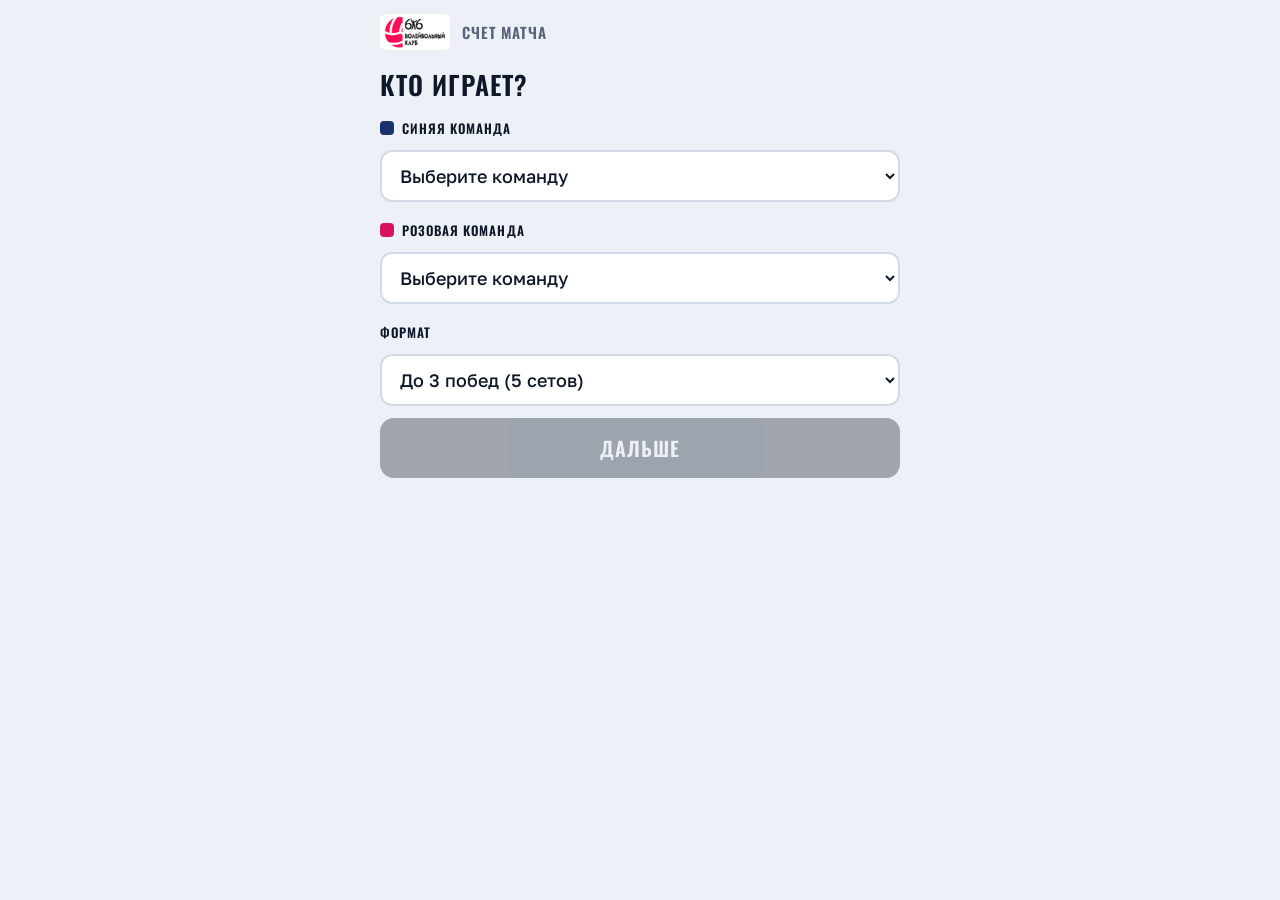
<file: simple.html>
<!doctype html>
<html lang="ru">
<head>
<meta charset="utf-8">
<meta name="viewport" content="width=device-width,initial-scale=1,viewport-fit=cover">
<meta name="theme-color" content="#EDF0F6" media="(prefers-color-scheme: light)">
<meta name="theme-color" content="#0A111F" media="(prefers-color-scheme: dark)">
<meta name="description" content="Простой счет волейбольного матча: выберите команды, считайте очки, отправьте ссылку на трек игры">
<title>Счет матча</title>
<link rel="icon" type="image/png" href="icons/icon-192.png">
<link rel="apple-touch-icon" href="icons/apple-touch-icon.png">
<link rel="stylesheet" href="fonts/fonts.css">
<style>
:root{
  --bg:#EDF0F6; --surface:#FFFFFF; --ink:#0F1828; --muted:#58637A; --line:#D3DAE7;
  --a:#17306E; --b:#D8135B; --ok:#16875B; --warn:#B45309; --on:#FFFFFF;
  --f-display:'Oswald','Arial Narrow',sans-serif;
  --f-body:'Golos Text',system-ui,-apple-system,'Segoe UI',Roboto,sans-serif;
}
@media (prefers-color-scheme: dark){
  :root:not([data-theme="light"]){ --bg:#0A111F; --surface:#131C2E; --ink:#EDF1F8; --muted:#97A3BA; --line:#26324B; --a:#3A5BBE; --b:#F0407F; --ok:#3DBE8B; --warn:#F2A33A; }
}
*{box-sizing:border-box}
html{-webkit-text-size-adjust:100%}
body{margin:0;background:var(--bg);color:var(--ink);font:16px/1.45 var(--f-body);padding:14px 16px 24px;-webkit-tap-highlight-color:transparent}
main{max-width:520px;margin:0 auto;display:flex;flex-direction:column;gap:14px}
[hidden]{display:none !important}
.top{display:flex;align-items:center;gap:12px}
.top img{height:36px;width:auto;border-radius:6px;background:#fff;padding:2px 4px}
.top b{font:600 15px var(--f-display);letter-spacing:.06em;text-transform:uppercase;color:var(--muted)}
h1{font:600 26px/1.15 var(--f-display);letter-spacing:.04em;text-transform:uppercase;margin:6px 0 0}
p{margin:0}
.muted{color:var(--muted);font-size:14px}
.view{display:flex;flex-direction:column;gap:12px}
.lab{font:600 13px var(--f-display);letter-spacing:.08em;text-transform:uppercase;display:flex;align-items:center;gap:8px;margin-top:6px}
.lab i{width:14px;height:14px;border-radius:4px;display:inline-block}
select,input[type=text]{width:100%;min-height:52px;border:2px solid var(--line);border-radius:12px;background:var(--surface);color:var(--ink);font:500 18px var(--f-body);padding:0 14px}
select:focus,input:focus{outline:3px solid var(--a);outline-offset:1px;border-color:var(--a)}
.big{min-height:60px;border:0;border-radius:14px;background:var(--ink);color:var(--bg);font:600 20px var(--f-display);letter-spacing:.05em;text-transform:uppercase;cursor:pointer;padding:0 18px}
.big:disabled{opacity:.35;cursor:default}
.big.green{background:var(--ok);color:#fff}
.btn{min-height:52px;border:2px solid var(--line);border-radius:12px;background:var(--surface);color:var(--ink);font:600 15px var(--f-body);cursor:pointer;padding:0 14px}
.btn:disabled{opacity:.4;cursor:default}
.btn.danger{border-color:var(--b);color:var(--b)}
.btn.okb{border-color:var(--ok);color:var(--ok)}
.link{border:0;background:transparent;color:var(--muted);text-decoration:underline;font:500 15px var(--f-body);min-height:44px;cursor:pointer}
.vs{display:flex;flex-direction:column;gap:6px}
.vs .t{font:600 24px/1.2 var(--f-display);letter-spacing:.04em;text-transform:uppercase;padding-left:12px;border-left:6px solid}
.vs .t.a{border-color:var(--a)} .vs .t.b{border-color:var(--b)}
.box{border:2px solid var(--line);border-radius:14px;background:var(--surface);padding:14px;display:flex;flex-direction:column;gap:10px}
.row{display:flex;gap:10px}
.row > *{flex:1}
/* game */
.status{font:500 15px var(--f-body);color:var(--muted);text-align:center}
.status b{color:var(--ink)}
.tiles{display:grid;grid-template-columns:1fr 1fr;gap:12px}
.side{display:flex;flex-direction:column;gap:8px;min-width:0}
.swapped .side.a{order:2}
.nm{font:600 18px/1.15 var(--f-display);letter-spacing:.04em;text-transform:uppercase;border-bottom:4px solid;padding:2px 2px 6px;min-height:48px;display:flex;align-items:flex-end;overflow-wrap:anywhere}
.side.a .nm{border-color:var(--a)} .side.b .nm{border-color:var(--b)}
.tile{border:0;border-radius:18px;min-height:240px;color:#fff;cursor:pointer;display:flex;flex-direction:column;align-items:center;justify-content:center;gap:6px;touch-action:manipulation;user-select:none;-webkit-user-select:none}
.tile:active{transform:scale(.98)}
.side.a .tile{background:var(--a)} .side.b .tile{background:var(--b)}
.tile .num{font:700 112px/1 var(--f-display);font-variant-numeric:tabular-nums}
.tile .pl{font:600 14px var(--f-display);letter-spacing:.14em;opacity:.9}
.minus{min-height:48px;border-radius:12px;border:2px solid var(--line);background:var(--surface);color:var(--ink);font:600 20px var(--f-display);cursor:pointer;touch-action:manipulation}
.minus:disabled{opacity:.35}
.chips{display:flex;flex-wrap:wrap;gap:6px;justify-content:center;min-height:0}
.chip{border:1px solid var(--line);background:var(--surface);border-radius:999px;padding:3px 10px;font-size:13px;font-weight:500}
.banner{border:2px solid var(--ok);background:var(--surface);border-radius:14px;padding:12px;display:flex;flex-direction:column;gap:10px;align-items:stretch;text-align:center}
.banner strong{font:600 20px var(--f-display);letter-spacing:.04em}
.bar{display:grid;grid-template-columns:1fr 1fr;gap:10px}
.bar .wide{grid-column:1 / -1}
.score-big{font:700 64px/1 var(--f-display);text-align:center;font-variant-numeric:tabular-nums}
.res-names{display:flex;justify-content:space-between;gap:10px;font:600 18px var(--f-display);text-transform:uppercase;letter-spacing:.04em}
.res-names span:first-child{color:var(--a)} .res-names span:last-child{color:var(--b);text-align:right}
textarea{width:100%;min-height:76px;border:2px solid var(--line);border-radius:12px;background:var(--surface);color:var(--ink);font:13px/1.3 ui-monospace,Menlo,Consolas,monospace;padding:8px;resize:none}
.note-ok{color:var(--ok);font-weight:600;font-size:15px;min-height:22px}
.court{display:grid;grid-template-columns:repeat(3,1fr);gap:8px}
.serve{min-height:46px;border-radius:12px;border:2px solid var(--line);background:var(--surface);color:var(--ink);font:600 15px var(--f-body);cursor:pointer;touch-action:manipulation;display:flex;align-items:center;justify-content:center;gap:8px}
.tmo{min-height:44px;border-radius:12px;border:2px solid var(--line);background:var(--surface);color:var(--ink);font:600 14px var(--f-body);cursor:pointer;touch-action:manipulation}
.tmo:disabled{opacity:.45;cursor:default}
.tmo b{font-weight:700}
.stbox{display:grid;grid-template-columns:1fr auto 1fr;gap:6px 10px;align-items:center;border:1px solid var(--line);border-radius:12px;padding:10px 12px;background:var(--surface);font-size:15px}
.stbox .l{text-align:right;font-weight:700;font-variant-numeric:tabular-nums}
.stbox .r{text-align:left;font-weight:700;font-variant-numeric:tabular-nums}
.stbox .m{color:var(--muted);font-size:12px;letter-spacing:.06em;text-transform:uppercase;text-align:center}
.ed-row{display:grid;grid-template-columns:1fr 1fr;gap:6px;padding:10px 0;border-top:1px solid var(--line)}
.ed-row .ed-h{grid-column:1/3;font:600 15px var(--f-body)}
.ed-row.a .ed-h{color:var(--a)} .ed-row.b .ed-h{color:var(--b)}
.ed-row select{min-height:44px;font-size:16px}
.ed-set{font:700 13px var(--f-body);letter-spacing:.06em;text-transform:uppercase;color:var(--muted);padding:12px 0 2px}
.who{border:2px solid var(--line);border-radius:14px;background:var(--surface);padding:10px;display:flex;flex-direction:column;gap:8px}
.who .hd{font:600 13px var(--f-body);color:var(--muted);letter-spacing:.04em;text-transform:uppercase}
.who .row2{display:flex;flex-wrap:wrap;gap:6px}
.who button{min-height:44px;min-width:44px;padding:0 12px;border:2px solid var(--line);border-radius:10px;background:var(--bg);color:var(--ink);font:600 16px var(--f-body);cursor:pointer;touch-action:manipulation}
.who button[aria-pressed=true]{background:var(--ink);color:var(--bg);border-color:var(--ink)}
.who.a{border-color:var(--a)} .who.b{border-color:var(--b)}
.rost{display:flex;flex-direction:column;gap:6px;margin:6px 0}
.rost summary{cursor:pointer;font-weight:600;min-height:44px;display:flex;align-items:center}
.rost input{min-height:46px;border:2px solid var(--line);border-radius:10px;background:var(--bg);color:var(--ink);padding:0 10px;font:500 16px var(--f-body);width:100%;box-sizing:border-box}
.row2{display:flex;flex-wrap:wrap;gap:6px}
#nextList button{min-height:48px;border:2px solid var(--line);border-radius:10px;background:var(--bg);color:var(--ink);font:600 14px var(--f-body);cursor:pointer;padding:6px 10px;text-align:left}
.serve i{width:12px;height:12px;border-radius:50%;border:2px solid var(--muted)}
.serve[aria-pressed=true]{border-color:#E9B800;background:#F6D32D;color:#0F1828}
.serve[aria-pressed=true] i{background:#0F1828;border-color:#0F1828}
.mcourt{display:grid;grid-template-columns:repeat(3,1fr);gap:3px;padding:4px;border:1px solid var(--line);border-top:3px solid var(--line);border-radius:8px;background:var(--surface);min-width:0}
.side.a .mcourt{border-top-color:var(--a)} .side.b .mcourt{border-top-color:var(--b)}
.mcell{position:relative;display:flex;align-items:center;justify-content:center;min-height:34px;border-radius:5px;background:var(--bg);font:600 17px/1 var(--f-display);letter-spacing:.04em;text-transform:uppercase}
.mcell b{position:absolute;left:4px;top:2px;font:500 9px/1 var(--f-body);color:var(--muted);letter-spacing:0}
.mcell.srv{background:#F6D32D;color:#0F1828} .mcell.srv b{color:#0F1828;opacity:.7}
.cell{min-height:64px;border:2px solid var(--line);border-radius:12px;background:var(--surface);color:var(--ink);cursor:pointer;display:flex;flex-direction:column;align-items:center;justify-content:center;gap:0;touch-action:manipulation;font-family:var(--f-display)}
.cell small{font:500 11px var(--f-body);color:var(--muted)}
.cell b{font:600 26px/1 var(--f-display);text-transform:uppercase}
.cell.srv{border-color:var(--ok);box-shadow:0 0 0 3px var(--ok) inset}
.cell.net{border-top-width:5px}
.lbox .nm{min-height:0;padding-bottom:4px}
.lbox.a .nm{border-color:var(--a)} .lbox.b .nm{border-color:var(--b)}
.srvnote{font-weight:600;color:var(--ok);font-size:15px}
.sr{position:absolute;width:1px;height:1px;overflow:hidden;clip:rect(0 0 0 0);white-space:nowrap}
</style>
</head>
<body>
<main>
  <div class="top"><img src="assets/logo-6x6.png" alt="6х6 Волейбольный клуб"><b>Счет матча</b></div>

  <!-- 1. Кто играет -->
  <section class="view" id="vSetup" hidden aria-label="Выбор команд">
    <h1>Кто играет?</h1>
    <div class="box" id="nextBox" hidden><b>Ближайшие игры</b><div class="row2" id="nextList"></div></div>
    <label class="lab" for="selA"><i style="background:var(--a)"></i>Синяя команда</label>
    <select id="selA"></select>
    <input type="text" id="txtA" maxlength="24" placeholder="Название команды" hidden autocomplete="off">
    <label class="lab" for="selB"><i style="background:var(--b)"></i>Розовая команда</label>
    <select id="selB"></select>
    <input type="text" id="txtB" maxlength="24" placeholder="Название команды" hidden autocomplete="off">
    <label class="lab" for="selBo">Формат</label>
    <select id="selBo">
      <option value="5">До 3 побед (5 сетов)</option>
      <option value="3">До 2 побед (3 сета)</option>
      <option value="1">Один сет</option>
      <option value="0">Товарищеский, без ограничения</option>
    </select>
    <button class="big" id="goBtn" type="button" disabled>Дальше</button>
  </section>

  <!-- 2. Готовы начать -->
  <section class="view" id="vReady" hidden aria-label="Начало матча">
    <h1>Все готово</h1>
    <div class="vs"><div class="t a" id="rdA"></div><div class="t b" id="rdB"></div></div>
    <p class="muted" id="rdFmt"></p>
    <div class="box" id="resumeBox" hidden>
      <p><b>Есть незаконченный матч:</b> <span id="resName"></span>, счет по сетам <span id="resScore"></span>.</p>
      <div class="row">
        <button class="btn" id="resumeBtn" type="button">Продолжить его</button>
      </div>
    </div>
    <details class="rost" id="rostBox">
      <summary>Игроки (по желанию)</summary>
      <p class="muted">Номера или имена через запятую. После каждого очка появится строка «Кто забил?», в итоге будет статистика игроков и MVP.</p>
      <label class="lab" for="rosA" id="rosAL"></label>
      <input type="text" id="rosA" maxlength="300" placeholder="7, 9, 11, 14, 3, 5, 1" autocomplete="off">
      <label class="lab" for="rosB" id="rosBL"></label>
      <input type="text" id="rosB" maxlength="300" placeholder="2, 4, 6, 8, 10, 12" autocomplete="off">
      <label class="lab" for="impTxt">Загрузить составы с сайта лиги</label>
      <p class="muted">Откройте страницу команды, выделите весь текст, скопируйте и вставьте сюда. Можно сразу несколько команд.</p>
      <textarea id="impTxt" rows="3" placeholder="Вставьте текст страницы команды" style="width:100%;font:inherit;padding:8px 10px;border-radius:10px;border:1px solid var(--line,#ccd)"></textarea>
      <input type="text" id="impName" maxlength="30" placeholder="Название команды (если не определилось само)" autocomplete="off">
      <button class="btn" id="impBtn" type="button">Загрузить составы</button>
      <p class="muted" id="impMsg" role="status" aria-live="polite"></p>
    </details>
    <button class="big green" id="startBtn" type="button">Начать матч</button>
    <p class="muted">Нажмите «Начать» в тот момент, когда включится запись видео. От этой кнопки считается время каждого очка.</p>
    <button class="link" id="changeBtn" type="button">Изменить команды</button>
  </section>

  <!-- 3. Игра -->
  <section class="view" id="vGame" hidden aria-label="Счет">
    <div class="status" id="status"></div>
    <div class="status" id="cloudSt" hidden style="font-size:13px"></div>
    <div class="tiles" id="tiles">
      <div class="side a">
        <div class="nm" id="nmA"></div>
        <button class="tile" id="tileA" type="button"><span class="num" id="scA">0</span><span class="pl">+1 ОЧКО</span></button>
        <button class="minus" id="minA" type="button" aria-label="Убрать очко у синей команды">−1</button>
        <button class="serve" id="srvA" type="button" aria-pressed="false"><i></i>Подача</button>
        <button class="tmo" id="tmoA" type="button">Тайм-аут <b id="tmnA">0/2</b></button>
        <div class="mcourt" id="mcA" role="img"></div>
      </div>
      <div class="side b">
        <div class="nm" id="nmB"></div>
        <button class="tile" id="tileB" type="button"><span class="num" id="scB">0</span><span class="pl">+1 ОЧКО</span></button>
        <button class="minus" id="minB" type="button" aria-label="Убрать очко у розовой команды">−1</button>
        <button class="serve" id="srvB" type="button" aria-pressed="false"><i></i>Подача</button>
        <button class="tmo" id="tmoB" type="button">Тайм-аут <b id="tmnB">0/2</b></button>
        <div class="mcourt" id="mcB" role="img"></div>
      </div>
    </div>
    <p class="muted" id="serveHint" style="text-align:center" hidden>Нажмите «Подача» у команды, которая подает первой: так поворот считается верно.</p>
    <div class="who" id="who" hidden>
      <div class="hd" id="whoHd"></div>
      <div class="row2" id="whoHow"></div>
      <div class="row2" id="whoPl"></div>
    </div>
    <div class="chips" id="chips"></div>
    <div class="banner" id="banner" hidden>
      <strong id="bannerTxt"></strong>
      <button class="big green" id="endSetBtn" type="button">Завершить сет</button>
    </div>
    <div class="bar">
      <button class="btn" id="disBtn" type="button">Спорный мяч <b id="disN">0</b></button>
      <button class="btn" id="undoBtn" type="button">Отменить последнее</button>
      <button class="btn" id="swapBtn" type="button">Поменять стороны</button>
      <button class="btn wide" id="lineBtn" type="button">Расстановка и подача</button>
      <button class="btn danger wide" id="finishBtn" type="button">Завершить матч</button>
    </div>
  </section>

  <!-- 3б. Расстановка (отдельная страница) -->
  <section class="view" id="vLineup" hidden aria-label="Расстановка">
    <h1>Расстановка</h1>
    <p class="muted">Нажмите на клетку, чтобы сменить роль игрока. Один раз отметьте, кто подает: подающая команда получает стандартную расстановку, вторая на один поворот вперед. Дальше повороты считаются сами.</p>
    <p class="srvnote" id="luSrv"></p>
    <div class="box lbox a" id="luBoxA"></div>
    <div class="box lbox b" id="luBoxB"></div>
    <p class="muted">св — связующий, дг — диагональный, цб — центральный блокирующий, до — доигровщик. Сверху сетка, клетка с рамкой — тот, кто подает.</p>
    <button class="btn" id="luUndo" type="button">Отменить последнее</button>
    <button class="big green" id="luBack" type="button">К счету</button>
  </section>

  <!-- 4. Итог -->
  <section class="view" id="vDone" hidden aria-label="Итог матча">
    <h1>Матч завершен</h1>
    <div class="box">
      <div class="res-names"><span id="dnA"></span><span id="dnB"></span></div>
      <div class="score-big" id="dnScore"></div>
      <div class="chips" id="dnChips"></div>
      <div class="stbox" id="dnStats" hidden></div>
      <div class="box" id="dnPl" hidden></div>
    </div>
    <details class="box" id="edBox" hidden>
      <summary><b>Исправить, кто забил</b></summary>
      <p class="muted">Выберите игрока и тип очка у нужного очка. Изменения сразу попадут в статистику и в ссылку на матч.</p>
      <div id="edList"></div>
    </details>
    <button class="big green" id="shareBtn" type="button">Отправить ссылку на трек игры</button>
    <p class="note-ok" id="shareMsg" role="status" aria-live="polite"></p>
    <p class="muted">Эту ссылку нужно отправить тому, кто будет монтировать видео. По ней матч сам загрузится в полной версии, ничего вводить не надо.</p>
    <textarea id="linkBox" readonly hidden aria-label="Ссылка на трек игры"></textarea>
    <button class="btn" id="fileBtn" type="button">Скачать файл матча</button>
    <button class="btn" id="backBtn" type="button">Вернуться к счету</button>
    <button class="btn danger" id="newBtn" type="button">Начать новый матч</button>
  </section>
</main>

<script>
(function(){
  'use strict';
  var OWN = ['ПАНТЕОН','SUPERNOVA','BASE','ЗОНА "36"','МВК','REMIX','Синергия','EMPIRE'];
  var OPP_BY = {
    "МВК": ["Тор", "Газпром газификация", "Фортуна-239", "ВИФК", "Красный Октябрь", "СКИФ Медиа", "Ясный Перец", "Ростелеком", "СКИФ М", "Вольт+"],
    "REMIX": ["ФЕНИКС", "ОМЕГА (ВК VOLBOL)", "Volley City W", "ОМЕГА PRO (VolBol)", "KOLTUSHI TEAM", "ALL IN", "Nuashki", "НИКА W (ВК VolBol)", "Василиск"],
    "ПАНТЕОН": ["АО НИИ Вектор", "Прометей М", "Дом молодёжи Атлант", "ВАС", "ТЭК СПБ", "ВК \"PRESIDENT CONSULT\"", "ULTIMA(Прометей)", "Кронштейн", "Волейфан 2", "Связь"],
    "СИНЕРГИЯ": ["СКИФ К", "Jazz", "VOLLEYART 3w", "RUBIN", "СКИФ А", "Прометей Плюс Плюс", "Panthers (Прометей)", "TeamLED W"],
    "BASE": ["ИНФИНИТИ", "СДЦ Высота, Сертолово", "VOLLEYART 4w", "СКИФ Т", "Прометей W", "СКИФ Д", "Прометей 2", "SUPERNOVA"],
    "SUPERNOVA": ["Прометей 2", "СДЦ Высота, Сертолово", "СКИФ Д", "ИНФИНИТИ", "VOLLEYART 4w", "Прометей W", "СКИФ Т", "BASE"],
    "ЗОНА \"36\"": ["Raven (Прометей)", "SIRIUS (UПитер)", "Ignis", "VOLLEYART 2w", "Diamonds", "Pooloop", "Ангара СПб (GOLD)", "Чили", "Вызов"],
    "EMPIRE": ["Алфёровский Университет", "НИКА (ВК VolBol)", "Next Gen", "Крепкий Олежек", "Молодёжка 2 (ВК VolBol)", "ПолУха", "Горняк", "TeamLED M"]
  };
  var OPP_ALL = []; Object.keys(OPP_BY).forEach(function(k){ OPP_BY[k].forEach(function(n){ if(OPP_ALL.indexOf(n)<0) OPP_ALL.push(n); }); });
  var KEY = 'tablo-simple-v1';
  var $ = function(id){ return document.getElementById(id); };
  var OTHER = '__other__';

  /* ---------- команды ---------- */
  var OWN_ALIAS = {'БАЗА':'BASE','РЕМИКС':'REMIX','ИМПЕРИЯ':'EMPIRE','СУПЕРНОВА':'SUPERNOVA'};
  function ownKey(v){
    var n = String(v||'').normalize('NFD').replace(/[̀-ͯ]/g,'').replace(/[«»“”„]/g,'"').replace(/\s+/g,' ').trim().toUpperCase();
    n = OWN_ALIAS[n] || n; return OPP_BY[n] ? n : null;
  }
  function opponentsFor(name){ var k = ownKey(name); return k ? OPP_BY[k] : OPP_ALL; }
  function fillSelect(sel, list, keep, first){
    sel.textContent = '';
    var o0 = document.createElement('option'); o0.value = ''; o0.textContent = first; sel.appendChild(o0);
    list.forEach(function(n){ var o = document.createElement('option'); o.value = n; o.textContent = n; sel.appendChild(o); });
    var oo = document.createElement('option'); oo.value = OTHER; oo.textContent = 'Другая команда…'; sel.appendChild(oo);
    if(keep && (list.indexOf(keep)>=0 || keep===OTHER)) sel.value = keep;
  }
  function pickName(which){
    var sel = $('sel'+which), txt = $('txt'+which);
    if(sel.value===OTHER) return txt.value.trim().slice(0,24);
    return sel.value;
  }
  function refreshSetup(){
    var a = pickName('A'), prevB = $('selB').value;
    $('txtA').hidden = $('selA').value!==OTHER;
    $('txtB').hidden = $('selB').value!==OTHER;
    $('goBtn').disabled = !(a && pickName('B') && a.toLowerCase()!==pickName('B').toLowerCase());
  }
  function initSetup(pre){
    fillSelect($('selA'), OWN, '', 'Выберите команду');
    fillSelect($('selB'), OPP_ALL, '', 'Выберите команду');
    if(pre && pre.a){
      if(OWN.indexOf(pre.a)>=0) $('selA').value = pre.a; else { $('selA').value = OTHER; $('txtA').value = pre.a; }
      fillSelect($('selB'), opponentsFor(pre.a), '', 'Выберите команду');
    }
    if(pre && pre.b){
      var list = opponentsFor(pre.a || '');
      if(list.indexOf(pre.b)>=0) $('selB').value = pre.b; else { $('selB').value = OTHER; $('txtB').value = pre.b; }
    }
    if(pre && typeof pre.bo==='number') $('selBo').value = String(pre.bo);
    refreshSetup();
    renderNext();
  }
  function renderNext(){
    var list = [];
    try{ var j = JSON.parse(localStorage.getItem('tablo-sched-v1') || '[]'); if(Array.isArray(j)) list = j; }catch(e){}
    var now = Date.now();
    list = list.filter(function(x){ return x && typeof x.at==='number' && typeof x.a==='string' && typeof x.b==='string' && x.at>=now-3*3600000; }).sort(function(a,b){ return a.at-b.at; }).slice(0,4);
    var box = $('nextBox'), el = $('nextList'); el.textContent = '';
    box.hidden = !list.length;
    list.forEach(function(it){
      var d = new Date(it.at), dn = ['вс','пн','вт','ср','чт','пт','сб'][d.getDay()], b = document.createElement('button'); b.type = 'button';
      b.textContent = dn+' '+('0'+d.getDate()).slice(-2)+'.'+('0'+(d.getMonth()+1)).slice(-2)+' '+('0'+d.getHours()).slice(-2)+':'+('0'+d.getMinutes()).slice(-2)+'  '+it.a+' — '+it.b;
      b.addEventListener('click', function(){ var bo = parseInt($('selBo').value,10); initSetup({a:it.a.slice(0,24), b:it.b.slice(0,24), bo:isNaN(bo) ? 5 : bo}); });
      el.appendChild(b);
    });
  }
  $('selA').addEventListener('change', function(){
    var a = pickName('A'), prev = $('selB').value;
    fillSelect($('selB'), opponentsFor(a), prev, 'Выберите команду');
    refreshSetup();
  });
  $('selB').addEventListener('change', refreshSetup);
  $('txtA').addEventListener('input', function(){ fillSelect($('selB'), opponentsFor($('txtA').value), $('selB').value, 'Выберите команду'); refreshSetup(); });
  $('txtB').addEventListener('input', refreshSetup);

  /* ---------- состояние ---------- */
  var S = null; // {teams:[a,b], bo, startedAt, events:[], finished}
  function load(){
    try{ var o = JSON.parse(localStorage.getItem(KEY)||'null');
      if(o && Array.isArray(o.teams) && o.teams.length===2 && Array.isArray(o.events)) return o; }catch(e){}
    return null;
  }
  var HOWS = [['atk','Атака'],['blk','Блок'],['ace','Эйс'],['err','Ошибка соперника']];
  function parseRost(t){ var out = [], seen = {}; String(t||'').split(/[,;\n]+/).forEach(function(x){ x = x.trim().slice(0,12); if(x && !seen[x] && out.length<16){ seen[x] = 1; out.push(x); } }); return out; }
  function leagueParse(text, fb){
    var lines = String(text||'').replace(/́/g,'').split(/\r?\n/).map(function(l){ return l.replace(/\[([^\]]*)\]\([^)]*\)/g,'$1').replace(/\s+/g,' ').trim(); }).filter(Boolean);
    var heads = [], plr = [], i;
    for(i=0;i<lines.length;i++){
      var l = lines[i], nx = lines[i+1] || '';
      if(/^Год рождения/i.test(nx) && !/^Год рождения/i.test(l) && l.indexOf(':')<0 && l.length<=60) plr.push({i:i, n:l});
      else if(/^\(/.test(nx) && l.indexOf(':')<0 && l.length<=40 && !/^\(/.test(l) && /fair play|Капитан команды/i.test(lines.slice(i+1,i+8).join(' '))) heads.push({i:i, n:l});
    }
    var groups = {}, order = [], unnamed = 0;
    plr.forEach(function(p){
      var h = ''; heads.forEach(function(x){ if(x.i<p.i) h = x.n; });
      if(!h) h = String(fb||'').trim();
      if(!h){ unnamed++; return; }
      if(!groups.hasOwnProperty(h)){ groups[h] = []; order.push(h); }
      groups[h].push(p.n);
    });
    function fit(sur, rest){ var mx = 16-rest.length; if(sur.length>mx) sur = sur.slice(0, Math.max(1,mx-1))+'…'; return sur+rest; }
    var teams = order.map(function(name){
      var ps = groups[name].map(function(n){ var w = n.split(' '); return {s:w[0], f:w[1]||''}; }), cnt = {};
      ps.forEach(function(p){ var b = (p.s+' '+(p.f ? p.f.charAt(0) : '')).toLowerCase(); cnt[b] = (cnt[b]||0)+1; });
      var labels = []; ps.forEach(function(p){
        var b = (p.s+' '+(p.f ? p.f.charAt(0) : '')).toLowerCase(), lab = !p.f ? fit(p.s,'') : (cnt[b]>1 ? fit(p.s,' '+p.f) : fit(p.s,' '+p.f.charAt(0).toUpperCase()+'.'));
        if(labels.indexOf(lab)<0) labels.push(lab);
      });
      return {name:name, labels:labels.slice(0,14)};
    });
    return {teams:teams, unnamed:unnamed};
  }
  function rostKey(n){ return 'tablo-roster-'+String(n).toLowerCase(); }
  function mergeStyleRost(n, t){ try{ var st = JSON.parse(localStorage.getItem('tablo-style-v1') || 'null') || {}; if(!st.teams || typeof st.teams!=='object') st.teams = {}; var k = String(n).trim().toLowerCase(); if(!st.teams[k]) st.teams[k] = {}; st.teams[k].ros = t.slice(0,260); localStorage.setItem('tablo-style-v1', JSON.stringify(st)); }catch(e){} }
  function loadRost(n){ try{ return String(localStorage.getItem(rostKey(n))||''); }catch(e){ return ''; } }
  function saveRost(n, t){ try{ localStorage.setItem(rostKey(n), t); }catch(e){} }
  function save(){ try{ localStorage.setItem(KEY, JSON.stringify(S)); }catch(e){} cloudSchedule(); }
  /* ---------- облако игр (если в ссылке есть cl) ---------- */
  var CLK = 'tablo-simple-cloud', CL = null, clT = null, clBusy = false, clDirty = false;
  function clUnB64(t){ t = String(t).replace(/-/g,'+').replace(/_/g,'/'); while(t.length%4) t += '='; return decodeURIComponent(escape(atob(t))); }
  function clOk(u){ return /^https:\/\/script\.google(usercontent)?\.com\/macros\/s\/[A-Za-z0-9_-]+\/exec$/.test(String(u||'')); }
  (function(){
    try{
      var c = new URLSearchParams(location.search).get('cl'), o = null;
      if(c) o = JSON.parse(clUnB64(c)); else o = JSON.parse(localStorage.getItem(CLK) || 'null');
      if(o && clOk(o.u) && o.k){ CL = {u:o.u, k:String(o.k)}; localStorage.setItem(CLK, JSON.stringify(CL)); }
    }catch(e){}
  })();
  function clSay(t){ var el = document.getElementById('cloudSt'); if(el){ el.hidden = !CL; el.textContent = t; } }
  function cloudSchedule(){
    if(!CL || !S || !S.startedAt || !S.events || !S.events.length) return;
    clearTimeout(clT); clT = setTimeout(cloudPush, 2500);
  }
  function cloudPush(){
    clT = null;
    if(!CL || !S || !S.startedAt || !S.events.length) return;
    if(clBusy){ clDirty = true; return; }
    clBusy = true;
    var st = replay(S.events);
    var body = JSON.stringify({key:CL.k, op:'put', id:'m'+S.startedAt, u:Date.now(), title:S.teams[0]+' — '+S.teams[1], sum:'Сеты '+st.won[0]+':'+st.won[1]+(st.cur[0]+st.cur[1]>0 ? ' ('+st.cur[0]+':'+st.cur[1]+')' : ''), data:JSON.stringify(matchFile())});
    fetch(CL.u, {method:'POST', headers:{'Content-Type':'text/plain;charset=utf-8'}, body:body}).then(function(r){ return r.json(); }).then(function(j){
      if(!j || j.ok!==true) throw new Error(j && j.err || 'bad');
      var d = new Date(); clSay('☁ Сохранено в облаке '+('0'+d.getHours()).slice(-2)+':'+('0'+d.getMinutes()).slice(-2));
    }).catch(function(err){ clDirty = true; clSay(String(err && err.message)==='key' ? '☁ Неверный пароль облака' : '☁ Нет связи, сохраню позже'); }).then(function(){
      clBusy = false; if(clDirty && navigator.onLine!==false){ clDirty = false; cloudSchedule(); }
    });
  }
  window.addEventListener('online', function(){ if(clDirty){ clDirty = false; cloudSchedule(); } });
  function params(){
    var q = new URLSearchParams(location.search), a = (q.get('a')||'').trim().slice(0,24), b = (q.get('b')||'').trim().slice(0,24), bo = parseInt(q.get('bo'),10);
    return {a:a, b:b, bo:[0,1,3,5].indexOf(bo)>=0 ? bo : 5};
  }
  var ROLES = ['св','дг','цб','до'];
  var DEF_LU = ['цб','св','до','цб','дг','до'];   // зоны 1..6
  var ZORDER = [4,3,2,5,6,1];                      // передняя линия сверху
  function rotLu(lu,d){ return d>0 ? [lu[1],lu[2],lu[3],lu[4],lu[5],lu[0]] : [lu[5],lu[0],lu[1],lu[2],lu[3],lu[4]]; }
  function need(){ return S.bo===0 ? Infinity : Math.ceil(S.bo/2); }
  function targetFor(n){ return (S.bo>1 && n===S.bo) ? 15 : 25; }
  function replay(ev){
    var st = {done:[], cur:[0,0], won:[0,0], swap:false, serve:null, custom:[false,false], tmo:[0,0], tmoAll:[0,0], lu:[DEF_LU.slice(),DEF_LU.slice()], start:[DEF_LU.slice(),DEF_LU.slice()]};
    ev.forEach(function(e){
      if(e.k==='p'){
        if(st.serve!==null && st.serve!==e.team) st.lu[e.team] = rotLu(st.lu[e.team],1);
        st.cur[e.team]++; st.serve = e.team;
      }
      else if(e.k==='m'){ if(st.cur[e.team]>0) st.cur[e.team]--; }
      else if(e.k==='s') st.swap = !st.swap;
      else if(e.k==='t'){ st.tmo[e.team]++; st.tmoAll[e.team]++; }
      else if(e.k==='v'){ st.serve = e.team; if(st.cur[0]===0 && st.cur[1]===0){ [0,1].forEach(function(t){ if(!st.custom[t]){ var d0=DEF_LU.slice(); st.lu[t] = (t===e.team) ? d0 : rotLu(d0,1); st.start[t] = st.lu[t].slice(); } }); } }
      else if(e.k==='r'){ st.lu[e.team] = rotLu(st.lu[e.team], e.d>0 ? 1 : -1); if(st.cur[0]===0 && st.cur[1]===0) st.custom[e.team] = true; }
      else if(e.k==='l'){ st.lu[e.team] = e.lu.slice(); if(st.cur[0]===0 && st.cur[1]===0){ st.start[e.team] = e.lu.slice(); st.custom[e.team] = true; } }
      else if(e.k==='e'){ var a = st.cur[0], b = st.cur[1]; if(a!==b) st.won[a>b?0:1]++; st.done.push([a,b]); st.cur = [0,0]; st.tmo = [0,0]; st.serve = null; st.lu = [st.start[0].slice(),st.start[1].slice()]; }
    });
    return st;
  }
  function setOver(st){ var t = targetFor(st.done.length+1), hi = Math.max(st.cur[0],st.cur[1]); return hi>=t && Math.abs(st.cur[0]-st.cur[1])>=2; }
  function matchOver(st){ return st.won[0]>=need() || st.won[1]>=need(); }
  function buzz(){ try{ if(navigator.vibrate) navigator.vibrate(18); }catch(e){} }
  function push(e){ e.wall = Date.now(); S.events.push(e); save(); render(); buzz(); }

  /* ---------- экраны ---------- */
  function importRost(){
    var r = leagueParse($('impTxt').value, $('impName').value), msg = $('impMsg');
    if(!r.teams.length){ msg.textContent = r.unnamed ? 'Игроков нашёл ('+r.unnamed+'), но не нашёл название команды: впишите его в поле выше.' : 'Не нашёл игроков. Скопируйте страницу команды целиком вместе с названием вверху.'; return; }
    r.teams.forEach(function(t){
      var txt = t.labels.join(', '); saveRost(t.name, txt); mergeStyleRost(t.name, txt);
      if(S && S.teams){ [0,1].forEach(function(i){ if(String(S.teams[i]||'').trim().toLowerCase()===t.name.trim().toLowerCase()) $(i===0 ? 'rosA' : 'rosB').value = txt; }); }
    });
    $('impTxt').value = '';
    msg.textContent = 'Записано: '+r.teams.map(function(t){ return t.name+' ('+t.labels.length+')'; }).join(', ')+(r.unnamed ? '. Без названия осталось игроков: '+r.unnamed : '')+'.';
  }
  function show(id){ ['vSetup','vReady','vGame','vLineup','vDone'].forEach(function(v){ $(v).hidden = v!==id; }); window.scrollTo(0,0); }
  function fmtText(bo){ return bo===5 ? 'До 3 побед (5 сетов)' : bo===3 ? 'До 2 побед (3 сета)' : bo===1 ? 'Один сет' : 'Товарищеский, без ограничения'; }
  function showReady(teams, bo, saved){
    S = {teams:teams, bo:bo, startedAt:null, events:[], finished:false, rost:[[],[]]};
    $('rosA').value = loadRost(teams[0]); $('rosB').value = loadRost(teams[1]);
    $('rosAL').textContent = teams[0]; $('rosBL').textContent = teams[1];
    $('rostBox').open = !!($('rosA').value || $('rosB').value);
    $('rdA').textContent = teams[0]; $('rdB').textContent = teams[1]; $('rdFmt').textContent = fmtText(bo);
    var box = $('resumeBox');
    if(saved){
      var st = replay(saved.events);
      $('resName').textContent = saved.teams[0]+' — '+saved.teams[1];
      $('resScore').textContent = st.won[0]+' : '+st.won[1];
      box.hidden = false;
      $('resumeBtn').onclick = function(){ S = saved; save(); enterGame(); };
    } else box.hidden = true;
    show('vReady');
  }
  function enterGame(){ S.finished ? showDone() : (show('vGame'), render()); }

  function chipsInto(el, st){
    el.textContent = '';
    st.done.forEach(function(d,i){ var c = document.createElement('span'); c.className = 'chip'; c.textContent = 'Сет '+(i+1)+': '+d[0]+':'+d[1]; el.appendChild(c); });
  }
  function buildMini(){
    ['mcA','mcB'].forEach(function(id){
      var el = $(id); el.textContent = '';
      ZORDER.forEach(function(z){
        var c = document.createElement('span'); c.className = 'mcell';
        var b = document.createElement('b'); b.textContent = z;
        var r = document.createElement('span'); c.appendChild(b); c.appendChild(r); el.appendChild(c);
      });
    });
  }
  function renderWho(st){
    var box = $('who'), last = lastNoQ(), R = S.rost || [[],[]];
    if(!last || (last.k!=='p' && last.k!=='d') || matchOver(st) || (R[0].length+R[1].length===0)){ box.hidden = true; return; }
    var t = last.team, d = last.k==='d' ? last : null;
    if(!R[t].length){ box.hidden = true; return; }
    box.hidden = false; box.className = 'who '+(t===0 ? 'a' : 'b');
    $('whoHd').textContent = 'Очко: '+S.teams[t]+'. Кто забил? (по желанию)';
    var how = $('whoHow'), pl = $('whoPl'); how.textContent = ''; pl.textContent = '';
    HOWS.forEach(function(h){
      var b = document.createElement('button'); b.type = 'button'; b.textContent = h[1];
      b.setAttribute('aria-pressed', d && d.how===h[0] ? 'true' : 'false');
      b.addEventListener('click', function(){ setDetail('how', h[0]); });
      how.appendChild(b);
    });
    R[t].forEach(function(x){
      var b = document.createElement('button'); b.type = 'button'; b.textContent = x;
      b.setAttribute('aria-pressed', d && d.pl===x ? 'true' : 'false');
      b.addEventListener('click', function(){ setDetail('pl', x); });
      pl.appendChild(b);
    });
  }
  function lastNoQ(){ for(var i=S.events.length-1;i>=0;i--){ if(S.events[i].k!=='q') return S.events[i]; } return null; }
  function setDetail(field, val){
    var last = lastNoQ(); if(!last) return;
    if(last.k==='d'){
      if(last[field]===val) delete last[field]; else last[field] = val;
      if(!last.pl && !last.how) S.events.splice(S.events.indexOf(last),1);
      save(); render(); buzz();
    } else if(last.k==='p'){
      var e = {k:'d', team:last.team, wall:Date.now()}; e[field] = val; S.events.push(e); save(); render(); buzz();
    }
  }
  function renderMini(st, n){
    [0,1].forEach(function(t){
      var el = $(t===0 ? 'mcA' : 'mcB'), lu = st.lu[t], serving = st.serve===t;
      ZORDER.forEach(function(z,k){
        var cell = el.children[k]; cell.lastChild.textContent = lu[z-1];
        cell.classList.toggle('srv', z===1 && serving);
      });
      el.setAttribute('aria-label','Расстановка '+n[t]+': '+lu.map(function(r,i){ return 'зона '+(i+1)+' '+r; }).join(', ')+(serving ? '. Подает '+lu[0] : ''));
      $(t===0 ? 'srvA' : 'srvB').setAttribute('aria-pressed', serving ? 'true' : 'false');
    });
    [0,1].forEach(function(t){ var b = $(t===0?'tmoA':'tmoB'); $(t===0?'tmnA':'tmnB').textContent = Math.min(st.tmo[t],9)+'/2'; b.disabled = matchOver(st); b.setAttribute('aria-label','Тайм-аут '+n[t]+', взято '+st.tmo[t]+' в этом сете'); });
    $('serveHint').hidden = !(st.serve===null && !matchOver(st));
  }
  buildMini();
  function render(){
    var st = replay(S.events), n = S.teams;
    renderMini(st, n);
    renderWho(st);
    $('disN').textContent = String(S.events.filter(function(e){ return e.k==='q'; }).length);
    if(CL && !$('cloudSt').textContent) clSay('☁ Облако подключено');
    $('nmA').textContent = n[0]; $('nmB').textContent = n[1];
    $('scA').textContent = st.cur[0]; $('scB').textContent = st.cur[1];
    $('tiles').classList.toggle('swapped', st.swap);
    $('tileA').setAttribute('aria-label','Очко: '+n[0]); $('tileB').setAttribute('aria-label','Очко: '+n[1]);
    $('minA').disabled = st.cur[0]===0; $('minB').disabled = st.cur[1]===0;
    var setNo = st.done.length+1;
    $('status').innerHTML = '';
    var b = document.createElement('b'); b.textContent = 'Сет '+setNo+(S.bo>1 ? ' из '+S.bo : '');
    $('status').appendChild(b); $('status').appendChild(document.createTextNode(' · по сетам '+st.won[0]+' : '+st.won[1]+' · до '+targetFor(setNo)));
    chipsInto($('chips'), st);
    var so = setOver(st);
    $('banner').hidden = !so;
    if(so) $('bannerTxt').textContent = 'Сет закончен '+st.cur[0]+' : '+st.cur[1];
    $('undoBtn').disabled = S.events.length===0;
    if(matchOver(st) && !S.finished){ S.finished = true; save(); showDone(); }
  }

  /* ---------- итог и ссылка ---------- */
  function closeLastSet(){
    var st = replay(S.events);
    if(st.cur[0]!==st.cur[1]){ S.events.push({k:'e', wall:Date.now()}); }
  }
  function liteStats(){
    var T = {pts:[0,0], run:[0,0], lead:[0,0], hold:[0,0], holdN:[0,0], so:[0,0], soN:[0,0], tmo:[0,0]}, cur = [], srv = null;
    function fin(){
      var A = 0, B = 0, rt = null, run = 0;
      cur.forEach(function(r){
        if(r.t===0) A++; else B++;
        if(rt===r.t) run++; else { rt = r.t; run = 1; }
        if(run>T.run[r.t]) T.run[r.t] = run;
        var d = A-B; if(d>T.lead[0]) T.lead[0] = d; if(-d>T.lead[1]) T.lead[1] = -d;
        if(r.s!==null){ T.holdN[r.s]++; T.soN[1-r.s]++; if(r.t===r.s) T.hold[r.s]++; else T.so[r.t]++; }
      });
      T.pts[0] += A; T.pts[1] += B; cur = [];
    }
    S.events.forEach(function(e){
      if(e.k==='v') srv = e.team;
      else if(e.k==='p'){ cur.push({t:e.team, s:srv}); srv = e.team; }
      else if(e.k==='m'){ for(var i=cur.length-1;i>=0;i--){ if(cur[i].t===e.team){ cur.splice(i,1); break; } } }
      else if(e.k==='t') T.tmo[e.team]++;
      else if(e.k==='e'){ fin(); srv = null; }
    });
    fin();
    return T;
  }
  function playerStats(){
    var pts = [], P = [{},{}], K = [{atk:0,blk:0,ace:0,err:0},{atk:0,blk:0,ace:0,err:0}], any = false;
    S.events.forEach(function(e){
      if(e.k==='p') pts.push({team:e.team});
      else if(e.k==='m'){ for(var i=pts.length-1;i>=0;i--){ if(pts[i].team===e.team){ pts.splice(i,1); break; } } }
      else if(e.k==='d'){ var t = pts[pts.length-1]; if(t && t.team===e.team){ t.pl = e.pl; t.how = e.how; } }
    });
    pts.forEach(function(r){
      if(!r.pl && !r.how) return; any = true;
      if(r.how==='err'){ K[r.team].err++; return; }
      if(r.how) K[r.team][r.how]++;
      if(r.pl){ var o = P[r.team][r.pl] || (P[r.team][r.pl] = {tot:0,atk:0,blk:0,ace:0}); o.tot++; if(r.how) o[r.how]++; }
    });
    return any ? {P:P, K:K} : null;
  }
  function plName(x){ return /^\d{1,3}$/.test(x) ? '№'+x : x; }
  function showPlayers(){
    var box = $('dnPl'), d = playerStats(); box.textContent = '';
    if(!d){ box.hidden = true; return; }
    var best = null;
    [0,1].forEach(function(t){
      var h = document.createElement('b'); h.textContent = S.teams[t]; box.appendChild(h);
      var list = Object.keys(d.P[t]).map(function(k){ return {k:k, o:d.P[t][k]}; }).sort(function(a,b){ return b.o.tot-a.o.tot || (b.o.ace+b.o.blk)-(a.o.ace+a.o.blk); });
      list.forEach(function(z){
        if(!best || z.o.tot>best.o.tot || (z.o.tot===best.o.tot && z.o.ace+z.o.blk>best.o.ace+best.o.blk)) best = {t:t, k:z.k, o:z.o, tot:z.o.tot};
        var r = document.createElement('div'); var parts = [];
        if(z.o.atk) parts.push('атака '+z.o.atk); if(z.o.blk) parts.push('блок '+z.o.blk); if(z.o.ace) parts.push('эйс '+z.o.ace);
        r.textContent = plName(z.k)+' — '+z.o.tot+(parts.length ? ' ('+parts.join(', ')+')' : ''); box.appendChild(r);
      });
      var kk = d.K[t], line = document.createElement('div'); line.className = 'muted';
      line.textContent = 'Команда: атака '+kk.atk+', блок '+kk.blk+', эйс '+kk.ace+', ошибки соперника '+kk.err; box.appendChild(line);
    });
    if(best && best.tot>=3){ var m = document.createElement('b'); m.textContent = 'MVP: '+plName(best.k)+' ('+S.teams[best.t]+'), очков: '+best.tot; box.insertBefore(m, box.firstChild); }
    box.hidden = false;
  }
  function pc(a,b){ return b>0 ? Math.round(a*100/b)+'%' : '—'; }
  function showStats(){
    var T = liteStats(), el = $('dnStats'); el.textContent = '';
    if(!T.pts[0] && !T.pts[1]){ el.hidden = true; return; }
    var rows = [['Очки', T.pts[0], T.pts[1]], ['Лучшая серия', T.run[0]+':0', T.run[1]+':0'], ['Макс. отрыв', '+'+T.lead[0], '+'+T.lead[1]],
      ['Своя подача', pc(T.hold[0],T.holdN[0]), pc(T.hold[1],T.holdN[1])], ['Прием', pc(T.so[0],T.soN[0]), pc(T.so[1],T.soN[1])], ['Тайм-ауты', T.tmo[0], T.tmo[1]]];
    rows.forEach(function(r){
      [['l',r[1]],['m',r[0]],['r',r[2]]].forEach(function(k){ var d = document.createElement('div'); d.className = k[0]; d.textContent = String(k[1]); el.appendChild(d); });
    });
    el.hidden = false;
  }
  /* ---------- правка «кто забил» после матча ---------- */
  function edPoints(){
    var cur = [0,0], set = 1, out = [], ev = S.events;
    for(var i=0;i<ev.length;i++){
      var e = ev[i];
      if(e.k==='p'){ cur[e.team]++; out.push({i:i, team:e.team, set:set, a:cur[0], b:cur[1]}); }
      else if(e.k==='m'){ if(cur[e.team]>0) cur[e.team]--; for(var q=out.length-1;q>=0;q--){ if(out[q].team===e.team && out[q].set===set){ out.splice(q,1); break; } } }
      else if(e.k==='e'){ cur = [0,0]; set++; }
    }
    return out;
  }
  function edDetailIdx(i){
    var ev = S.events, t = ev[i].team;
    for(var j=i+1;j<ev.length;j++){ if(ev[j].k==='q') continue; if(ev[j].k==='d' && ev[j].team===t) return j; break; }
    return -1;
  }
  function edApply(i, field, val){
    var j = edDetailIdx(i), ev = S.events;
    if(j<0){ if(!val) return; var d = {k:'d', team:ev[i].team, wall:ev[i].wall+1}; d[field] = val; ev.splice(i+1, 0, d); }
    else { var x = ev[j]; if(val) x[field] = val; else delete x[field]; if(!x.pl && !x.how) ev.splice(j,1); }
    save(); renderEd(); showStats(); showPlayers();
  }
  function renderEd(){
    var box = $('edBox'), list = $('edList'), R = S.rost || [[],[]], pts = edPoints();
    var any = R[0].length+R[1].length>0 && pts.length>0;
    box.hidden = !any; if(!any) return;
    list.textContent = '';
    var lastSet = 0;
    pts.slice().reverse().forEach(function(p){
      if(p.set!==lastSet){ lastSet = p.set; var h = document.createElement('div'); h.className = 'ed-set'; h.textContent = 'Сет '+p.set; list.appendChild(h); }
      var j = edDetailIdx(p.i), dt = j>=0 ? S.events[j] : {};
      var row = document.createElement('div'); row.className = 'ed-row '+(p.team===0 ? 'a' : 'b');
      var hd = document.createElement('div'); hd.className = 'ed-h'; hd.textContent = p.a+':'+p.b+' · очко '+S.teams[p.team]; row.appendChild(hd);
      var sh = document.createElement('select'); sh.setAttribute('aria-label','Тип очка '+p.a+':'+p.b);
      [['','— тип —']].concat(HOWS).forEach(function(h){ var o = document.createElement('option'); o.value = h[0]; o.textContent = h[1]; sh.appendChild(o); });
      sh.value = dt.how || ''; sh.addEventListener('change', function(){ edApply(p.i, 'how', sh.value); });
      var sp = document.createElement('select'); sp.setAttribute('aria-label','Игрок '+p.a+':'+p.b);
      var o0 = document.createElement('option'); o0.value = ''; o0.textContent = '— игрок —'; sp.appendChild(o0);
      R[p.team].forEach(function(x){ var o = document.createElement('option'); o.value = x; o.textContent = x; sp.appendChild(o); });
      if(dt.pl && R[p.team].indexOf(dt.pl)<0){ var o1 = document.createElement('option'); o1.value = dt.pl; o1.textContent = dt.pl; sp.appendChild(o1); }
      sp.value = dt.pl || ''; sp.addEventListener('change', function(){ edApply(p.i, 'pl', sp.value); });
      row.appendChild(sh); row.appendChild(sp); list.appendChild(row);
    });
  }
  function showDone(){
    var st = replay(S.events);
    $('dnA').textContent = S.teams[0]; $('dnB').textContent = S.teams[1];
    $('dnScore').textContent = st.won[0]+' : '+st.won[1];
    chipsInto($('dnChips'), st);
    if(st.tmoAll[0]+st.tmoAll[1]>0){ var tc = document.createElement('span'); tc.className='chip'; tc.textContent='Тайм-ауты: '+S.teams[0]+' '+st.tmoAll[0]+', '+S.teams[1]+' '+st.tmoAll[1]; $('dnChips').appendChild(tc); }
    $('shareMsg').textContent = ''; $('linkBox').hidden = true;
    showStats(); showPlayers(); renderEd();
    show('vDone');
  }
  function b64u(bytes){ var s = ''; for(var i=0;i<bytes.length;i+=0x8000) s += String.fromCharCode.apply(null, bytes.subarray(i,i+0x8000)); return btoa(s).replace(/\+/g,'-').replace(/\//g,'_').replace(/=+$/,''); }
  async function makeLink(){
    var prev = S.startedAt, e = [];
    S.events.forEach(function(x){
      var t = (x.k==='p'||x.k==='m'||x.k==='v'||x.k==='r'||x.k==='l'||x.k==='t'||x.k==='d') ? x.team : 0, row = [x.k, t, x.wall-prev];
      if(x.k==='r') row.push(x.d>0 ? 1 : -1); else if(x.k==='l') row.push(x.lu.slice()); else if(x.k==='d') row.push([x.pl||'', x.how||'']);
      e.push(row); prev = x.wall;
    });
    var json = JSON.stringify({t:S.teams, c:[S.bo,25,15], s:S.startedAt, e:e});
    var bytes = new TextEncoder().encode(json), pre = 'j';
    if(typeof CompressionStream!=='undefined'){
      try{
        var cs = new CompressionStream('deflate-raw'), w = cs.writable.getWriter(); w.write(bytes); w.close();
        bytes = new Uint8Array(await new Response(cs.readable).arrayBuffer()); pre = 'z';
      }catch(err){ bytes = new TextEncoder().encode(json); pre = 'j'; }
    }
    return new URL('./', location.href).href + '#m=' + pre + '.' + b64u(bytes);
  }
  function matchFile(){
    var evs = S.events.map(function(x){ var o = {k:x.k, wall:x.wall}; if(x.k==='p'||x.k==='m'||x.k==='v'||x.k==='r'||x.k==='l'||x.k==='t'||x.k==='d') o.team = x.team; if(x.k==='d'){ if(x.pl) o.pl = x.pl; if(x.how) o.how = x.how; } if(x.k==='r') o.d = x.d>0 ? 1 : -1; if(x.k==='l') o.lu = x.lu.slice(); return o; });
    return {app:'volleyball-scoreboard', v:1, teams:S.teams.map(function(n){ return {name:n}; }), cfg:{bestOf:S.bo, setPts:25, decPts:15}, startedAt:S.startedAt, events:evs, offset:0, res:1};
  }
  function safe(n){ return String(n).toLowerCase().replace(/[^0-9a-zа-яё]+/g,'_').replace(/^_+|_+$/g,'').slice(0,18) || 'x'; }

  /* ---------- кнопки ---------- */
  $('goBtn').addEventListener('click', function(){
    var a = pickName('A'), b = pickName('B');
    if(!a || !b) return;
    showReady([a,b], parseInt($('selBo').value,10), null);
  });
  $('changeBtn').addEventListener('click', function(){ initSetup({a:S.teams[0], b:S.teams[1], bo:S.bo}); show('vSetup'); });
  $('impBtn').addEventListener('click', importRost);
  $('startBtn').addEventListener('click', function(){
    S.startedAt = Date.now(); S.events = []; S.finished = false;
    saveRost(S.teams[0], $('rosA').value); saveRost(S.teams[1], $('rosB').value); S.rost = [parseRost($('rosA').value), parseRost($('rosB').value)]; save(); show('vGame'); render(); buzz(); keepAwake();
  });
  $('tileA').addEventListener('click', function(){ push({k:'p', team:0}); });
  $('tileB').addEventListener('click', function(){ push({k:'p', team:1}); });
  $('srvA').addEventListener('click', function(){ push({k:'v', team:0}); });
  $('srvB').addEventListener('click', function(){ push({k:'v', team:1}); });
  $('tmoA').addEventListener('click', function(){ push({k:'t', team:0}); });
  $('tmoB').addEventListener('click', function(){ push({k:'t', team:1}); });
  $('minA').addEventListener('click', function(){ if(replay(S.events).cur[0]>0) push({k:'m', team:0}); });
  $('minB').addEventListener('click', function(){ if(replay(S.events).cur[1]>0) push({k:'m', team:1}); });
  $('endSetBtn').addEventListener('click', function(){ push({k:'e'}); });
  $('swapBtn').addEventListener('click', function(){ push({k:'s'}); });
  $('disBtn').addEventListener('click', function(){ push({k:'q'}); });
  $('undoBtn').addEventListener('click', function(){ if(S.events.length){ S.events.pop(); S.finished = false; save(); render(); buzz(); } });
  var finArm = false;
  $('finishBtn').addEventListener('click', function(){
    var b = $('finishBtn');
    if(!finArm){ finArm = true; b.textContent = 'Точно завершить матч?'; setTimeout(function(){ finArm = false; b.textContent = 'Завершить матч'; }, 4000); return; }
    finArm = false; b.textContent = 'Завершить матч';
    closeLastSet(); S.finished = true; save(); showDone();
  });
  $('backBtn').addEventListener('click', function(){
    // вернуться к игре: если матч закончился автоматически, снимаем ограничение по сетам
    var st = replay(S.events);
    if(matchOver(st)) S.bo = 0;
    S.finished = false; save(); show('vGame'); render();
  });
  var newArm = false;
  $('newBtn').addEventListener('click', function(){
    var b = $('newBtn');
    if(!newArm){ newArm = true; b.textContent = 'Точно? Ссылку на этот матч лучше сначала отправить'; setTimeout(function(){ newArm = false; b.textContent = 'Начать новый матч'; }, 5000); return; }
    newArm = false; b.textContent = 'Начать новый матч';
    var t = S.teams, bo = S.bo;
    try{ localStorage.removeItem(KEY); }catch(e){}
    initSetup({a:t[0], b:t[1], bo:bo}); show('vSetup');
  });
  $('shareBtn').addEventListener('click', async function(){
    var btn = $('shareBtn'); btn.disabled = true;
    try{
      var url = await makeLink();
      var box = $('linkBox'); box.value = url;
      var title = 'Трек матча: '+S.teams[0]+' — '+S.teams[1];
      var shared = false;
      if(navigator.share){
        try{ await navigator.share({title:title, text:title, url:url}); shared = true; }catch(err){ if(err && err.name==='AbortError'){ btn.disabled = false; return; } }
      }
      if(!shared){
        try{ await navigator.clipboard.writeText(url); $('shareMsg').textContent = 'Ссылка скопирована. Вставьте ее в сообщение.'; }
        catch(err){ box.hidden = false; box.focus(); box.select(); $('shareMsg').textContent = 'Скопируйте ссылку из поля ниже.'; }
      } else $('shareMsg').textContent = 'Готово.';
    }catch(err){ $('shareMsg').textContent = 'Не получилось собрать ссылку. Скачайте файл матча.'; }
    btn.disabled = false;
  });
  $('fileBtn').addEventListener('click', function(){
    var blob = new Blob([JSON.stringify(matchFile(), null, 1)], {type:'application/json'});
    var a = document.createElement('a'), d = new Date(), p2 = function(n){ return (n<10?'0':'')+n; };
    a.href = URL.createObjectURL(blob);
    a.download = 'match_'+safe(S.teams[0])+'-'+safe(S.teams[1])+'_'+d.getFullYear()+'-'+p2(d.getMonth()+1)+'-'+p2(d.getDate())+'.json';
    document.body.appendChild(a); a.click(); setTimeout(function(){ a.remove(); URL.revokeObjectURL(a.href); }, 20000);
  });

  /* ---------- расстановка ---------- */
  var luDraft = [null,null], luDirty = [false,false];
  function buildLineup(){
    [0,1].forEach(function(t){
      var box = $(t===0 ? 'luBoxA' : 'luBoxB'); box.textContent = '';
      var nm = document.createElement('div'); nm.className = 'nm'; nm.id = 'luNm'+t; box.appendChild(nm);
      var court = document.createElement('div'); court.className = 'court'; court.id = 'luCourt'+t;
      ZORDER.forEach(function(z, k){
        var c = document.createElement('button'); c.type = 'button'; c.className = 'cell'+(k<3 ? ' net' : '');
        var sm = document.createElement('small'); sm.textContent = 'зона '+z;
        var b = document.createElement('b'); c.appendChild(sm); c.appendChild(b);
        c.addEventListener('click', function(){
          var cur = (luDraft[t] || replay(S.events).lu[t]).slice();
          cur[z-1] = ROLES[(ROLES.indexOf(cur[z-1])+1) % ROLES.length];
          luDraft[t] = cur; luDirty[t] = true; renderLineup();
        });
        court.appendChild(c);
      });
      box.appendChild(court);
      function btn(text, fn, cls){ var b = document.createElement('button'); b.type = 'button'; b.className = 'btn'+(cls?' '+cls:''); b.textContent = text; b.addEventListener('click', fn); return b; }
      var r1 = document.createElement('div'); r1.className = 'row';
      r1.appendChild(btn('Подает эта команда', function(){ luDirty[t] = false; push({k:'v', team:t}); renderLineup(); }));
      r1.appendChild(btn('Стандарт', function(){ luDraft[t] = DEF_LU.slice(); luDirty[t] = true; renderLineup(); }));
      var r2 = document.createElement('div'); r2.className = 'row';
      r2.appendChild(btn('Поворот назад', function(){ luDirty[t] = false; push({k:'r', team:t, d:-1}); renderLineup(); }));
      r2.appendChild(btn('Поворот вперед', function(){ luDirty[t] = false; push({k:'r', team:t, d:1}); renderLineup(); }));
      var sv = btn('Сохранить расстановку', function(){ push({k:'l', team:t, lu:(luDraft[t] || replay(S.events).lu[t]).slice()}); luDirty[t] = false; renderLineup(); }, 'okb');
      sv.id = 'luSave'+t;
      box.appendChild(r1); box.appendChild(r2); box.appendChild(sv);
    });
  }
  function renderLineup(){
    var st = replay(S.events);
    [0,1].forEach(function(t){
      if(!luDirty[t]) luDraft[t] = null;
      var lu = luDraft[t] || st.lu[t], court = $('luCourt'+t);
      $('luNm'+t).textContent = S.teams[t];
      ZORDER.forEach(function(z, k){
        var c = court.children[k]; c.lastChild.textContent = lu[z-1];
        c.classList.toggle('srv', z===1 && st.serve===t && !luDirty[t]);
        c.setAttribute('aria-label', S.teams[t]+', зона '+z+': '+lu[z-1]);
      });
      $('luSave'+t).disabled = !luDirty[t];
    });
    $('luSrv').textContent = st.serve===null ? 'Подача пока не отмечена.' : 'Подает: '+S.teams[st.serve];
  }
  buildLineup();
  function openLineup(){ luDirty = [false,false]; luDraft = [null,null]; show('vLineup'); renderLineup(); }
  $('lineBtn').addEventListener('click', function(){ try{ location.hash = 'lineup'; }catch(e){} openLineup(); });
  $('luBack').addEventListener('click', function(){
    if(location.hash==='#lineup'){ try{ history.back(); return; }catch(e){} }
    show('vGame'); render();
  });
  window.addEventListener('hashchange', function(){
    if(!S.startedAt || S.finished) return;
    if(location.hash==='#lineup') openLineup(); else if(!$('vLineup').hidden){ show('vGame'); render(); }
  });
  $('luUndo').addEventListener('click', function(){ if(S.events.length){ S.events.pop(); S.finished = false; save(); luDirty = [false,false]; renderLineup(); buzz(); } });

  var wl = null;
  function keepAwake(){
    try{ if('wakeLock' in navigator && document.visibilityState==='visible' && !wl){ navigator.wakeLock.request('screen').then(function(l){ wl = l; l.addEventListener('release', function(){ wl = null; }); }, function(){}); } }catch(e){}
  }
  document.addEventListener('visibilitychange', keepAwake);

  /* ---------- запуск ---------- */
  (function boot(){
    var q = params(), saved = load(), hasQ = !!(q.a && q.b);
    var live = saved && saved.startedAt && !saved.finished;
    if(hasQ){
      var same = saved && saved.teams[0]===q.a && saved.teams[1]===q.b;
      if(live && same){ S = saved; enterGame(); keepAwake(); if(location.hash==='#lineup') openLineup(); return; }
      showReady([q.a, q.b], q.bo, live ? saved : null);
    } else if(saved && saved.startedAt){
      S = saved; enterGame(); if(!saved.finished){ keepAwake(); if(location.hash==='#lineup') openLineup(); }
    } else { initSetup(null); show('vSetup'); }
  })();

  if('serviceWorker' in navigator && (location.protocol==='https:' || location.hostname==='localhost')){
    window.addEventListener('load', function(){ navigator.serviceWorker.register('sw.js').catch(function(){}); });
  }
})();
</script>
</body>
</html>
</file>
<file: fonts/fonts.css>
/* Oswald и Golos Text: SIL Open Font License 1.1, файлы лежат рядом */
@font-face {
  font-family: 'Oswald';
  font-style: normal;
  font-display: swap;
  font-weight: 500;
  src: url(oswald-cyrillic-500-normal.woff2) format("woff2");
}

@font-face {
  font-family: 'Oswald';
  font-style: normal;
  font-display: swap;
  font-weight: 500;
  src: url(oswald-latin-500-normal.woff2) format("woff2");
}

@font-face {
  font-family: 'Oswald';
  font-style: normal;
  font-display: swap;
  font-weight: 600;
  src: url(oswald-cyrillic-600-normal.woff2) format("woff2");
}

@font-face {
  font-family: 'Oswald';
  font-style: normal;
  font-display: swap;
  font-weight: 600;
  src: url(oswald-latin-600-normal.woff2) format("woff2");
}

@font-face {
  font-family: 'Oswald';
  font-style: normal;
  font-display: swap;
  font-weight: 700;
  src: url(oswald-cyrillic-700-normal.woff2) format("woff2");
}

@font-face {
  font-family: 'Oswald';
  font-style: normal;
  font-display: swap;
  font-weight: 700;
  src: url(oswald-latin-700-normal.woff2) format("woff2");
}

@font-face {
  font-family: 'Golos Text';
  font-style: normal;
  font-display: swap;
  font-weight: 400;
  src: url(golos-text-cyrillic-400-normal.woff2) format("woff2");
}

@font-face {
  font-family: 'Golos Text';
  font-style: normal;
  font-display: swap;
  font-weight: 400;
  src: url(golos-text-latin-400-normal.woff2) format("woff2");
}

@font-face {
  font-family: 'Golos Text';
  font-style: normal;
  font-display: swap;
  font-weight: 500;
  src: url(golos-text-cyrillic-500-normal.woff2) format("woff2");
}

@font-face {
  font-family: 'Golos Text';
  font-style: normal;
  font-display: swap;
  font-weight: 500;
  src: url(golos-text-latin-500-normal.woff2) format("woff2");
}

@font-face {
  font-family: 'Golos Text';
  font-style: normal;
  font-display: swap;
  font-weight: 600;
  src: url(golos-text-cyrillic-600-normal.woff2) format("woff2");
}

@font-face {
  font-family: 'Golos Text';
  font-style: normal;
  font-display: swap;
  font-weight: 600;
  src: url(golos-text-latin-600-normal.woff2) format("woff2");
}
</file>
